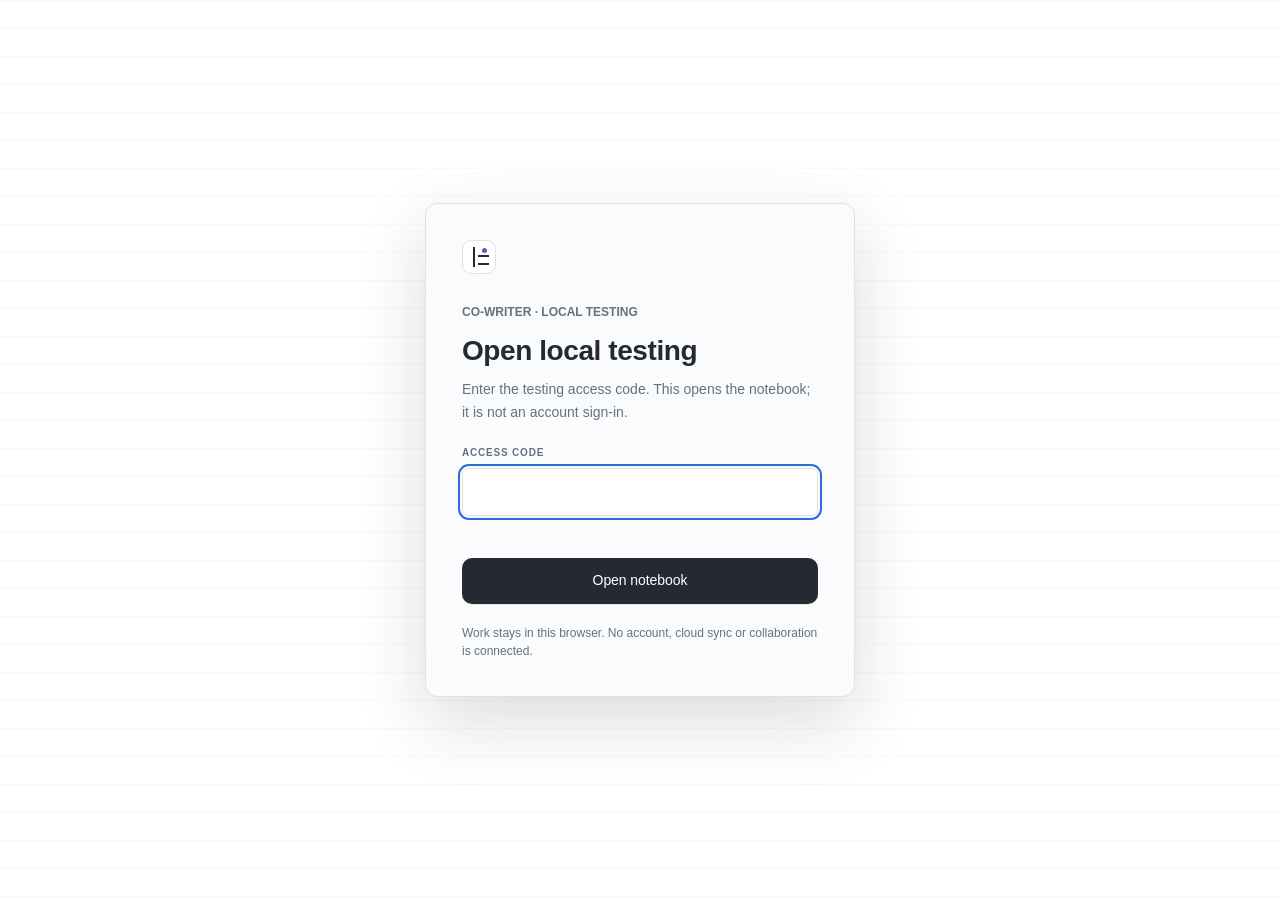
<file: index.html>
<!doctype html>
<html lang="en" data-release-channel="stable" data-runtime-revision="0.6.7-r2-726f64f1d6c2" data-local-only="true">
<head>
  <meta charset="utf-8" />
  <meta name="viewport" content="width=device-width, initial-scale=1, viewport-fit=cover" />
  <meta name="theme-color" content="#f3f0e8" />
  <meta name="apple-mobile-web-app-capable" content="yes" />
  <meta name="apple-mobile-web-app-status-bar-style" content="default" />
  <title>Co-Writer Private Alpha 0.6.7</title>
  <link rel="manifest" href="./manifest.webmanifest" />
  <link rel="apple-touch-icon" href="./icon-192.png" />
  <link rel="icon" href="data:image/svg+xml,%3Csvg xmlns='http://www.w3.org/2000/svg' viewBox='0 0 64 64'%3E%3Crect width='64' height='64' rx='14' fill='%23f7f3ea'/%3E%3Cpath d='M18 13v38M25 26h25M25 39h25' stroke='%2320211e' stroke-width='4' stroke-linecap='round'/%3E%3Ccircle cx='32' cy='18' r='4' fill='%237254b8'/%3E%3C/svg%3E" />
  <script>document.documentElement.classList.add('access-locked')</script>
  <script type="module" crossorigin src="./assets/cowriter.js?v=0.6.7-r2-726f64f1d6c2"></script>
  <link rel="stylesheet" crossorigin href="./assets/cowriter.css?v=0.6.7-r2-726f64f1d6c2">
</head>
<body>
  <section id="accessGate" class="access-gate" aria-labelledby="accessGateTitle">
    <div class="access-gate-card">
      <div class="brand-mark" aria-hidden="true"><span></span><i></i><i></i></div>
      <p class="access-gate-kicker">CO-WRITER · PRIVATE ALPHA</p>
      <h1 id="accessGateTitle">Field test access</h1>
      <p>Enter the field-test access code.</p>
      <form id="accessGateForm">
        <label for="accessGateCode">Access code</label>
        <input id="accessGateCode" type="password" inputmode="text" autocomplete="current-password" autocapitalize="none" spellcheck="false" required />
        <p id="accessGateError" class="access-gate-error" role="alert" aria-live="polite"></p>
        <button type="submit" class="primary-button">Open notebook</button>
      </form>
      <small>This browser remembers the code.</small>
    </div>
  </section>
  <div id="app" class="app-shell page-welcome">
    <nav id="appNav" class="app-nav no-print" aria-label="Co-Writer navigation">
      <button id="appNavBrand" class="app-nav-brand" title="Home" aria-label="Co-Writer Home">
        <span class="brand-mark small" aria-hidden="true"><span></span><i></i><i></i></span>
        <span>CO-WRITER</span>
      </button>
      <div class="app-nav-destinations">
        <button id="appNavHome" data-page="welcome"><span aria-hidden="true">⌂</span><strong>Home</strong></button>
        <button id="appNavIdeas" data-page="ideas"><span aria-hidden="true">✦</span><strong>Ideas</strong></button>
        <button id="appNavSongs" data-page="library"><span aria-hidden="true">≡</span><strong>Songs</strong></button>
      </div>
      <button id="appNavNewIdea" class="app-nav-capture"><span aria-hidden="true">＋</span><strong>New idea</strong></button>
      <button id="appNavMore" class="app-nav-more"><span aria-hidden="true">•••</span><strong>More</strong></button>
    </nav>

    <section id="welcomePage" class="welcome-page" aria-label="Home">
      <header class="welcome-brand">
        <div class="brand-mark" aria-hidden="true"><span></span><i></i><i></i></div>
        <div><div class="wordmark">CO-WRITER</div><div class="home-heading">Home</div></div>
      </header>
      <main class="welcome-main">
        <div class="welcome-copy">
          <h1>Capture an idea</h1>
          <p id="localBuildNote" class="local-build-note hidden">Local testing · Work stays in this browser. Use Guide for backups and getting started.</p>
        </div>
        <form id="welcomeCapture" class="home-capture">
          <label for="welcomeIdeaInput" class="sr-only">New idea</label>
          <textarea id="welcomeIdeaInput" rows="1" placeholder="A line, title, chord or thought…" aria-label="New idea"></textarea>
          <div class="home-capture-actions">
            <button type="button" id="welcomeRecordIdea" class="text-button welcome-record">● Record</button>
            <button type="button" id="welcomePhotoIdea" class="text-button">Photo</button>
            <button type="submit" id="welcomeIdeaSave" class="primary-button" disabled>Save idea</button>
          </div>
          <small id="welcomeIdeaStatus" aria-live="polite"></small>
        </form>
        <section id="welcomeContinueCard" class="continue-card hidden">
          <span>Continue song</span>
          <strong id="welcomeContinueTitle">Untitled Song</strong>
          <small id="welcomeContinueMeta">Edited recently</small>
          <button type="button" id="welcomeContinue" class="primary-button">Open song</button>
        </section>
        <section class="home-recent" aria-label="Recent work">
          <div class="home-recent-section">
            <header><strong>Recent ideas</strong><button type="button" id="welcomeIdeas" class="text-button">View all</button></header>
            <div id="welcomeRecentIdeas" class="home-recent-list"></div>
          </div>
          <div class="home-recent-section">
            <header><strong>Recent songs</strong><div class="home-recent-head-actions"><button type="button" id="welcomeNewSong" class="text-button">New song</button><button type="button" data-start-notes class="text-button">Open in Notes</button><button type="button" id="welcomeLibrary" class="text-button">View all</button></div></header>
            <div id="welcomeRecentSongs" class="home-recent-list"></div>
          </div>
        </section>
        <div class="welcome-actions">
          <div id="welcomeMainActions" class="welcome-main-actions">
            <button type="button" id="welcomeNewIdea" class="text-button">New idea</button>
            <button type="button" id="welcomeGetStarted" class="ghost-button welcome-start-here">Guide</button>
          </div>
          <div id="welcomeQuietActions" class="welcome-quiet-actions" aria-label="More actions">
            <button type="button" id="welcomeMorningLines" class="text-button welcome-exercises">Exercises</button>
            <button type="button" id="welcomeMore" class="text-button welcome-secondary">More…</button>
            <button type="button" id="welcomeInstall" class="ghost-button welcome-overflow-action">Offline &amp; storage</button>
            <button type="button" id="welcomeDemo" class="text-button welcome-secondary welcome-overflow-action">Explore demo</button>
            <button type="button" id="welcomeImport" class="text-button welcome-secondary welcome-overflow-action">Import</button>
          </div>
        </div>
      </main>
      <footer class="welcome-footer"><span>Private Alpha</span><span id="welcomeConnection">Saved on this device</span></footer>
    </section>

    <section id="ideasPage" class="ideas-page hidden" aria-label="Ideas">
      <header class="ideas-header">
        <button id="ideasHome" class="brand-lockup ideas-home" title="Home">
          <div class="brand-mark small" aria-hidden="true"><span></span><i></i><i></i></div>
          <div><div class="wordmark">CO-WRITER</div><div class="ideas-heading">Ideas</div></div>
        </button>
        <div class="ideas-header-actions">
          <button id="ideasSongs" class="text-button">Songs</button>
          <button id="ideasNew" class="primary-button">New idea</button>
        </div>
      </header>
      <main class="ideas-main">
        <div class="ideas-intro">
          <h1>Ideas</h1>
        </div>
        <div class="ideas-tools">
          <label class="search-wrap"><span class="sr-only">Search ideas</span><input id="ideaSearch" type="search" placeholder="Search ideas" /></label>
          <nav id="ideaFilters" class="idea-filters" aria-label="Idea filters">
            <button data-idea-filter="recent" class="active">Recent</button>
            <button data-idea-filter="lyrics">Lyrics</button>
            <button data-idea-filter="titles">Titles</button>
            <button data-idea-filter="melodies">Melodies</button>
            <button data-idea-filter="chords">Chords</button>
            <button data-idea-filter="concepts">Concepts</button>
          </nav>
        </div>
        <div id="ideaList" class="idea-list"></div>
      </main>
    </section>

    <aside id="sidebar" class="sidebar" aria-label="Songs">
      <header class="sidebar-header">
        <button id="libraryHome" class="brand-lockup library-home" title="Home">
          <div class="brand-mark small" aria-hidden="true"><span></span><i></i><i></i></div>
          <div><div class="wordmark">CO-WRITER</div><div class="library-heading">Songs</div></div>
        </button>
        <div class="library-header-actions">
          <span class="alpha-mark">PRIVATE ALPHA</span>
          <button id="libraryMenu" class="icon-button" title="Songs menu" aria-label="Songs menu">•••</button>
          <button id="collapseSidebar" class="icon-button" title="Return to song" aria-label="Return to song">×</button>
        </div>
      </header>
      <button id="newSong" class="primary-button full-width">New song</button>
      <label class="search-wrap"><span class="sr-only">Search songs</span><input id="songSearch" type="search" placeholder="Search songs" /></label>
      <div id="libraryTools" class="library-tools">
        <button id="libraryFilterButton" class="text-button library-tool-button">Filter</button>
        <button id="librarySortButton" class="text-button library-tool-button">Recently edited</button>
      </div>
      <nav id="libraryFilters" class="library-filters" aria-label="Song filters">
        <button data-filter="active" class="filter-button active">Working</button>
        <button data-filter="finished" class="filter-button">Finished</button>
        <button data-filter="favourite" class="filter-button">Favourites</button>
        <button data-filter="shared" class="filter-button" hidden>Shared</button>
        <button data-filter="archived" class="filter-button">Archive</button>
      </nav>
      <section id="projectsPanel" class="projects-panel" aria-label="Projects">
        <header><span>Projects</span><button id="newProject" class="icon-button" title="New project" aria-label="New project">+</button></header>
        <div id="projectList" class="project-list"></div>
      </section>
      <div id="songList" class="song-list" role="list"></div>
      <footer class="sidebar-footer">
        <button id="loadDemo" class="text-button">Explore demo</button>
        <button id="importBackup" class="text-button">Import</button>
        <button id="exportBackup" class="text-button">Backup</button>
      </footer>
    </aside>

    <main id="mainShell" class="main-shell">
      <header class="topbar no-print">
        <div class="topbar-left">
          <button id="expandSidebar" class="text-button song-back-button" title="Songs" aria-label="Back to Songs">← Songs</button>
          <button id="homeButton" class="topbar-brand" title="Home"><span class="brand-mark tiny" aria-hidden="true"><span></span><i></i><i></i></span><span>CO-WRITER</span></button>
          <div id="saveState" class="save-state"></div><div id="fieldStatus" class="field-status">On this device</div>
          <span id="stagingNotice" class="staging-notice hidden">COLLAB TEST</span>
        </div>
        <nav id="modeNav" class="mode-nav" aria-label="Writing workspace">
          <div class="creative-modes">
            <button data-view="write" title="Write · Option 2">Write</button>
            <button id="notesButton" title="Notes beside your writing">Notes</button>
            <button data-view="shape" title="Shape · Option 3">Shape</button>
          </div>
          <span class="mode-divider" aria-hidden="true"></span>
          <button data-view="chart" class="chart-mode-button" title="Chart · Option 4">Chart</button>
        </nav>
        <div class="topbar-actions">
          <button id="collaborationStatus" class="collaboration-status hidden" type="button" aria-live="polite">Connecting…</button>
          <button id="undoButton" class="icon-button" title="Undo" aria-label="Undo">↶</button>
          <button id="redoButton" class="icon-button" title="Redo" aria-label="Redo">↷</button>
          <button id="songNewIdea" class="text-button song-new-idea" title="Capture an unrelated idea">+ Idea</button>
          <button id="themeToggle" class="icon-button" title="Toggle appearance" aria-label="Toggle appearance">◐</button>
          <button id="shortcutsButton" class="icon-button shortcuts-button" title="Keyboard shortcuts" aria-label="Keyboard shortcuts">?</button>
          <button id="songMenu" class="icon-button" title="Song menu" aria-label="Song menu">•••</button>
        </div>
      </header>

      <section id="emptyState" class="empty-state hidden">
        <div class="empty-card">
          <div class="empty-kicker">CO-WRITER</div>
          <h1>No song open</h1>
          <div class="empty-actions"><button id="emptyNewSong" class="primary-button">New song</button><button data-start-notes class="ghost-button">Open in Notes</button><button id="emptyOpenLibrary" class="ghost-button">Open Songs</button></div>
        </div>
      </section>

      <section id="workspace" class="workspace hidden">
        <header class="song-shell-header no-print">
          <input id="songTitle" class="song-title-input" value="Untitled Song" aria-label="Song title" />
          <button id="versionsButton" class="text-button versions-button" type="button">Versions</button>
          <button id="workKind" class="work-kind" type="button"></button>
          <div id="songContext" class="song-context"></div>
          <div class="work-tape-space" aria-hidden="true"></div>
        </header>
        <div id="utilityToolbar" class="utility-toolbar no-print" aria-label="View toolbar"></div>
        <div id="viewHost" class="view-host"></div>
      </section>
    </main>

    <aside id="workbench" class="workbench no-print" aria-label="Writing tools">
      <div id="workbenchResize" class="workbench-resize" title="Resize Writing tools"></div>
      <header class="workbench-header">
        <div><div class="workbench-title">Writing tools</div><div id="workbenchSubtitle" class="workbench-subtitle"></div></div>
        <button id="closeWorkbench" class="icon-button" title="Hide Writing tools" aria-label="Hide Writing tools">×</button>
      </header>
      <nav id="workbenchTabs" class="workbench-tabs">
        <button data-tab="notes" class="active">Notes</button>

        <button data-tab="recordings">Recordings</button>
        <button data-tab="music">Music</button>
      </nav>
      <div id="workbenchBody" class="workbench-body"></div>
    </aside>

    <section id="alternativesTray" class="alternatives-tray no-print" aria-label="Alternatives">
      <header class="alternatives-tray-header"><div><strong>Alternatives</strong><span id="alternativesTrayContext"></span></div><button id="closeAlternativesTray" class="icon-button" aria-label="Close alternatives">×</button></header>
      <div id="alternativesTrayBody" class="alternatives-tray-body"></div>
    </section>

    <aside id="demoGuide" class="demo-guide no-print" aria-label="Guided tour">
      <header class="demo-guide-header">
        <div><div class="demo-guide-kicker">GUIDED TOUR</div><div id="demoGuideProgress" class="demo-guide-progress">1 of 4 · Notes</div></div>
        <button id="closeDemoGuide" class="icon-button" title="Close guided tour" aria-label="Close guided tour">×</button>
      </header>
      <div id="demoGuideBody" class="demo-guide-body"></div>
      <footer class="demo-guide-footer">
        <button id="demoGuideExit" class="text-button">Exit demo</button>
        <div><button id="demoGuideBack" class="ghost-button">Back</button><button id="demoGuideNext" class="primary-button">Next</button></div>
      </footer>
    </aside>

    <div id="recordingTransport" class="recording-transport hidden" aria-hidden="true">
      <span class="record-dot"></span><strong>Work tape</strong><time>00:00</time>
      <button type="button" data-record-action="pause">Pause</button>
      <button type="button" data-record-action="stop">Stop &amp; save</button>
    </div>
  </div>

  <input id="backupFile" type="file" accept=".zip,.json,application/zip,application/json" hidden />
  <input id="ideaPhotoFile" type="file" accept="image/*" capture="environment" hidden />
  <div id="toast" class="toast" role="status" aria-live="polite"></div>
  <div id="overlayLayer"></div>

  <section id="morningLines" class="morning-lines hidden" aria-label="Exercises">
    <header class="morning-lines-header">
      <button id="morningLinesClose" class="text-button">← Back</button>
      <div><strong>EXERCISES</strong><span>Private writing practice</span></div>
      <div class="exercise-page-actions"><button id="morningLinesHistory" class="text-button">Pages</button><button id="morningLinesNew" class="text-button">New page</button></div>
    </header>
    <div id="morningLinesSetup" class="morning-lines-setup">
      <label>Exercise<select id="morningLinesExercise" aria-label="Exercise"></select></label>
      <p id="morningLinesPrompt"></p>
      <div class="morning-lines-times" aria-label="Timer length">
        <button data-minutes="5">5 min</button><button data-minutes="10">10 min</button><button data-minutes="15">15 min</button><button data-minutes="25">25 min</button>
      </div>
      <button id="morningLinesBegin" class="primary-button">Begin writing</button>
    </div>
    <div id="morningLinesPages" class="exercise-pages hidden"><h1>Exercise pages</h1><p>Start a new page whenever you like. Earlier pages stay here.</p><div id="morningLinesPageList"></div></div>
    <main id="morningLinesDesk" class="morning-lines-desk hidden">
      <div class="morning-lines-status"><span id="morningLinesExerciseName"></span><div class="exercise-timer"><time id="morningLinesTimer">05:00</time><button id="morningLinesTimerToggle" class="text-button">Pause timer</button></div></div>
      <textarea id="morningLinesEditor" spellcheck="true" autocapitalize="sentences" aria-label="Exercise page" placeholder="Start typing…"></textarea>
      <div class="exercise-copy"><button id="morningLinesSaveIdea" class="ghost-button">Save page to Ideas</button><span id="morningLinesWords">0 words</span></div>
    </main>
    <footer class="exercise-save-status"><span id="morningLinesSaved" role="status" aria-live="polite">Saved here</span><button id="morningLinesRetry" class="text-button">Save now</button></footer>
  </section>

</body>
</html>
</file>
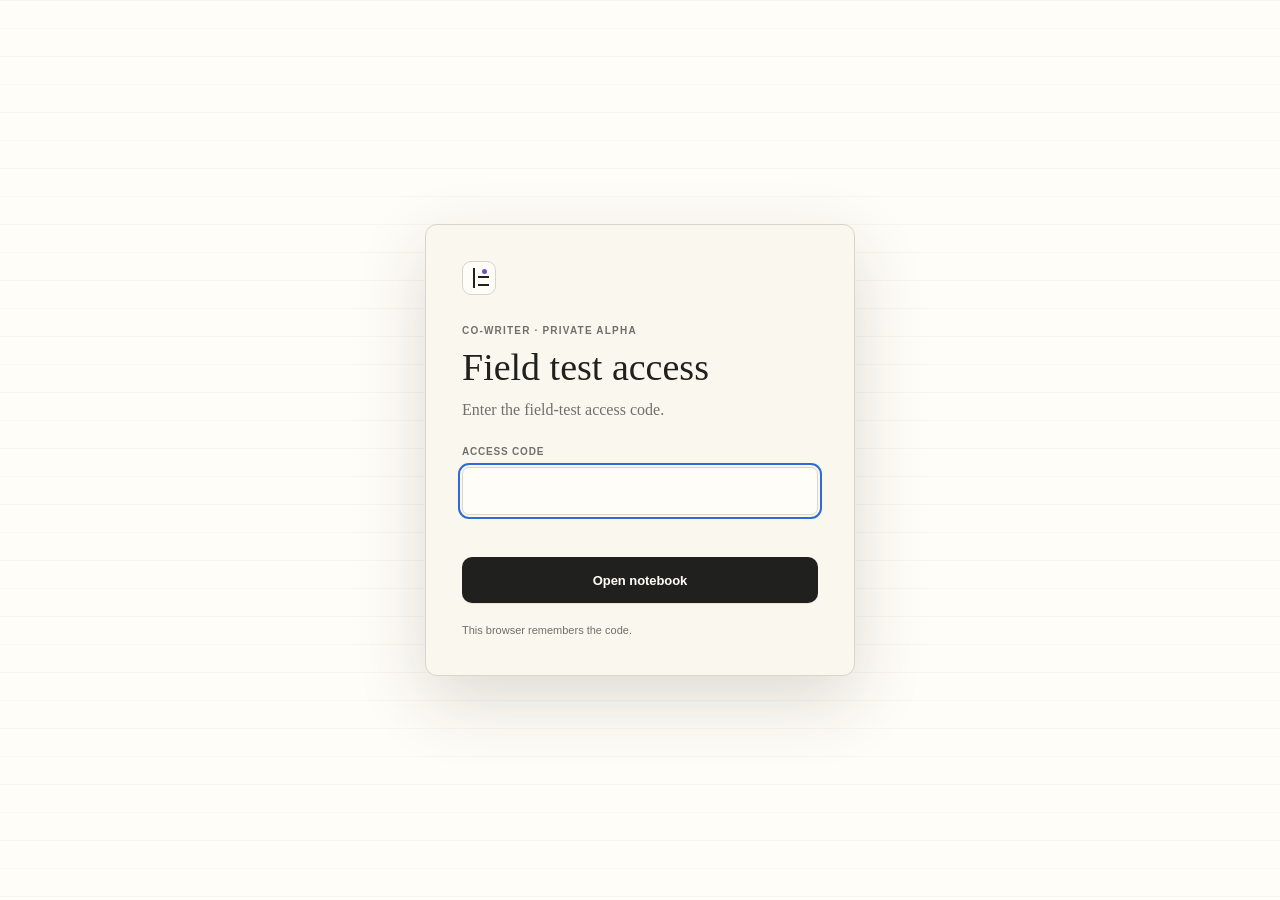
<file: collab-alpha/index.html>
<!doctype html>
<html lang="en" data-release-channel="collab-alpha">
<head>
  <meta charset="utf-8" />
  <meta name="viewport" content="width=device-width, initial-scale=1, viewport-fit=cover" />
  <meta name="theme-color" content="#f3f0e8" />
  <meta name="apple-mobile-web-app-capable" content="yes" />
  <meta name="apple-mobile-web-app-status-bar-style" content="default" />
  <title>Co-Writer Private Alpha 0.6.7</title>
  <link rel="manifest" href="./manifest.webmanifest" />
  <link rel="apple-touch-icon" href="./icon-192.png" />
  <link rel="icon" href="data:image/svg+xml,%3Csvg xmlns='http://www.w3.org/2000/svg' viewBox='0 0 64 64'%3E%3Crect width='64' height='64' rx='14' fill='%23f7f3ea'/%3E%3Cpath d='M18 13v38M25 26h25M25 39h25' stroke='%2320211e' stroke-width='4' stroke-linecap='round'/%3E%3Ccircle cx='32' cy='18' r='4' fill='%237254b8'/%3E%3C/svg%3E" />
  <script>document.documentElement.classList.add('access-locked')</script>
  <script type="module" crossorigin src="./assets/cowriter.js?v=0.6.7-r1"></script>
  <link rel="stylesheet" crossorigin href="./assets/cowriter.css?v=0.6.7-r1">
</head>
<body>
  <section id="accessGate" class="access-gate" aria-labelledby="accessGateTitle">
    <div class="access-gate-card">
      <div class="brand-mark" aria-hidden="true"><span></span><i></i><i></i></div>
      <p class="access-gate-kicker">CO-WRITER · PRIVATE ALPHA</p>
      <h1 id="accessGateTitle">Field test access</h1>
      <p>Enter the field-test access code.</p>
      <form id="accessGateForm">
        <label for="accessGateCode">Access code</label>
        <input id="accessGateCode" type="password" inputmode="text" autocomplete="current-password" autocapitalize="none" spellcheck="false" required />
        <p id="accessGateError" class="access-gate-error" role="alert" aria-live="polite"></p>
        <button type="submit" class="primary-button">Open notebook</button>
      </form>
      <small>This browser remembers the code.</small>
    </div>
  </section>
  <div id="app" class="app-shell page-welcome">
    <nav id="appNav" class="app-nav no-print" aria-label="Co-Writer navigation">
      <button id="appNavBrand" class="app-nav-brand" title="Home" aria-label="Co-Writer Home">
        <span class="brand-mark small" aria-hidden="true"><span></span><i></i><i></i></span>
        <span>CO-WRITER</span>
      </button>
      <div class="app-nav-destinations">
        <button id="appNavHome" data-page="welcome"><span aria-hidden="true">⌂</span><strong>Home</strong></button>
        <button id="appNavIdeas" data-page="ideas"><span aria-hidden="true">✦</span><strong>Ideas</strong></button>
        <button id="appNavSongs" data-page="library"><span aria-hidden="true">≡</span><strong>Songs</strong></button>
      </div>
      <button id="appNavNewIdea" class="app-nav-capture"><span aria-hidden="true">＋</span><strong>New idea</strong></button>
      <button id="appNavMore" class="app-nav-more"><span aria-hidden="true">•••</span><strong>More</strong></button>
    </nav>

    <section id="welcomePage" class="welcome-page" aria-label="Home">
      <header class="welcome-brand">
        <div class="brand-mark" aria-hidden="true"><span></span><i></i><i></i></div>
        <div><div class="wordmark">CO-WRITER</div><div class="home-heading">Home</div></div>
      </header>
      <main class="welcome-main">
        <div class="welcome-copy">
          <h1>Capture an idea</h1>
        </div>
        <form id="welcomeCapture" class="home-capture">
          <label for="welcomeIdeaInput" class="sr-only">New idea</label>
          <textarea id="welcomeIdeaInput" rows="1" placeholder="A line, title, chord or thought…" aria-label="New idea"></textarea>
          <div class="home-capture-actions">
            <button type="button" id="welcomeRecordIdea" class="text-button welcome-record">● Record</button>
            <button type="button" id="welcomePhotoIdea" class="text-button">Photo</button>
            <button type="submit" id="welcomeIdeaSave" class="primary-button" disabled>Save idea</button>
          </div>
          <small id="welcomeIdeaStatus" aria-live="polite"></small>
        </form>
        <section id="welcomeContinueCard" class="continue-card hidden">
          <span>Continue song</span>
          <strong id="welcomeContinueTitle">Untitled Song</strong>
          <small id="welcomeContinueMeta">Edited recently</small>
          <button type="button" id="welcomeContinue" class="primary-button">Open song</button>
        </section>
        <section class="home-recent" aria-label="Recent work">
          <div class="home-recent-section">
            <header><strong>Recent ideas</strong><button type="button" id="welcomeIdeas" class="text-button">View all</button></header>
            <div id="welcomeRecentIdeas" class="home-recent-list"></div>
          </div>
          <div class="home-recent-section">
            <header><strong>Recent songs</strong><div class="home-recent-head-actions"><button type="button" id="welcomeNewSong" class="text-button">New song</button><button type="button" id="welcomeLibrary" class="text-button">View all</button></div></header>
            <div id="welcomeRecentSongs" class="home-recent-list"></div>
          </div>
        </section>
        <div class="welcome-actions">
          <div id="welcomeMainActions" class="welcome-main-actions">
            <button type="button" id="welcomeNewIdea" class="text-button">New idea</button>
            <button type="button" id="welcomeGetStarted" class="ghost-button welcome-start-here">Guide</button>
          </div>
          <div id="welcomeQuietActions" class="welcome-quiet-actions" aria-label="More actions">
            <button type="button" id="welcomeMorningLines" class="text-button welcome-exercises">Exercises</button>
            <button type="button" id="welcomeMore" class="text-button welcome-secondary">More…</button>
            <button type="button" id="welcomeInstall" class="ghost-button welcome-overflow-action">Install for offline</button>
            <button type="button" id="welcomeDemo" class="text-button welcome-secondary welcome-overflow-action">Explore demo</button>
            <button type="button" id="welcomeImport" class="text-button welcome-secondary welcome-overflow-action">Import</button>
          </div>
        </div>
      </main>
      <footer class="welcome-footer"><span>Private Alpha</span><span id="welcomeConnection">Saved on this device</span></footer>
    </section>

    <section id="ideasPage" class="ideas-page hidden" aria-label="Ideas">
      <header class="ideas-header">
        <button id="ideasHome" class="brand-lockup ideas-home" title="Home">
          <div class="brand-mark small" aria-hidden="true"><span></span><i></i><i></i></div>
          <div><div class="wordmark">CO-WRITER</div><div class="ideas-heading">Ideas</div></div>
        </button>
        <div class="ideas-header-actions">
          <button id="ideasSongs" class="text-button">Songs</button>
          <button id="ideasNew" class="primary-button">New idea</button>
        </div>
      </header>
      <main class="ideas-main">
        <div class="ideas-intro">
          <h1>Ideas</h1>
        </div>
        <div class="ideas-tools">
          <label class="search-wrap"><span class="sr-only">Search ideas</span><input id="ideaSearch" type="search" placeholder="Search ideas" /></label>
          <nav id="ideaFilters" class="idea-filters" aria-label="Idea filters">
            <button data-idea-filter="recent" class="active">Recent</button>
            <button data-idea-filter="lyrics">Lyrics</button>
            <button data-idea-filter="titles">Titles</button>
            <button data-idea-filter="melodies">Melodies</button>
            <button data-idea-filter="chords">Chords</button>
            <button data-idea-filter="concepts">Concepts</button>
          </nav>
        </div>
        <div id="ideaList" class="idea-list"></div>
      </main>
    </section>

    <aside id="sidebar" class="sidebar" aria-label="Songs">
      <header class="sidebar-header">
        <button id="libraryHome" class="brand-lockup library-home" title="Home">
          <div class="brand-mark small" aria-hidden="true"><span></span><i></i><i></i></div>
          <div><div class="wordmark">CO-WRITER</div><div class="library-heading">Songs</div></div>
        </button>
        <div class="library-header-actions">
          <span class="alpha-mark">PRIVATE ALPHA</span>
          <button id="libraryMenu" class="icon-button" title="Songs menu" aria-label="Songs menu">•••</button>
          <button id="collapseSidebar" class="icon-button" title="Return to song" aria-label="Return to song">×</button>
        </div>
      </header>
      <button id="newSong" class="primary-button full-width">New song</button>
      <label class="search-wrap"><span class="sr-only">Search songs</span><input id="songSearch" type="search" placeholder="Search songs" /></label>
      <div id="libraryTools" class="library-tools">
        <button id="libraryFilterButton" class="text-button library-tool-button">Filter</button>
        <button id="librarySortButton" class="text-button library-tool-button">Recently edited</button>
      </div>
      <nav id="libraryFilters" class="library-filters" aria-label="Song filters">
        <button data-filter="active" class="filter-button active">Working</button>
        <button data-filter="finished" class="filter-button">Finished</button>
        <button data-filter="favourite" class="filter-button">Favourites</button>
        <button data-filter="shared" class="filter-button" hidden>Shared</button>
        <button data-filter="archived" class="filter-button">Archive</button>
      </nav>
      <section id="projectsPanel" class="projects-panel" aria-label="Projects">
        <header><span>Projects</span><button id="newProject" class="icon-button" title="New project" aria-label="New project">+</button></header>
        <div id="projectList" class="project-list"></div>
      </section>
      <div id="songList" class="song-list" role="list"></div>
      <footer class="sidebar-footer">
        <button id="loadDemo" class="text-button">Explore demo</button>
        <button id="importBackup" class="text-button">Import</button>
        <button id="exportBackup" class="text-button">Backup</button>
      </footer>
    </aside>

    <main id="mainShell" class="main-shell">
      <header class="topbar no-print">
        <div class="topbar-left">
          <button id="expandSidebar" class="text-button song-back-button" title="Songs" aria-label="Back to Songs">← Songs</button>
          <button id="homeButton" class="topbar-brand" title="Home"><span class="brand-mark tiny" aria-hidden="true"><span></span><i></i><i></i></span><span>CO-WRITER</span></button>
          <div id="saveState" class="save-state"></div><div id="fieldStatus" class="field-status">On this device</div>
          <span id="stagingNotice" class="staging-notice hidden">COLLAB TEST</span>
        </div>
        <nav id="modeNav" class="mode-nav" aria-label="Song views">
          <div class="creative-modes">
            <button data-view="plan" title="Plan · Option 1">Plan</button>
            <button data-view="write" title="Write · Option 2">Write</button>
            <button data-view="shape" title="Shape · Option 3">Shape</button>
          </div>
          <span class="mode-divider" aria-hidden="true"></span>
          <button data-view="chart" class="chart-mode-button" title="Chart · Option 4">Chart</button>
        </nav>
        <div class="topbar-actions">
          <button id="collaborationStatus" class="collaboration-status hidden" type="button" aria-live="polite">Connecting…</button>
          <button id="undoButton" class="icon-button" title="Undo" aria-label="Undo">↶</button>
          <button id="redoButton" class="icon-button" title="Redo" aria-label="Redo">↷</button>
          <button id="songNewIdea" class="text-button song-new-idea" title="Capture an unrelated idea">+ Idea</button>
          <button id="themeToggle" class="icon-button" title="Toggle appearance" aria-label="Toggle appearance">◐</button>
          <button id="shortcutsButton" class="icon-button shortcuts-button" title="Keyboard shortcuts" aria-label="Keyboard shortcuts">?</button>
          <button id="songMenu" class="icon-button" title="Song menu" aria-label="Song menu">•••</button>
        </div>
      </header>

      <section id="emptyState" class="empty-state hidden">
        <div class="empty-card">
          <div class="empty-kicker">CO-WRITER</div>
          <h1>No song open</h1>
          <div class="empty-actions"><button id="emptyNewSong" class="primary-button">New song</button><button id="emptyOpenLibrary" class="ghost-button">Open Songs</button></div>
        </div>
      </section>

      <section id="workspace" class="workspace hidden">
        <header class="song-shell-header no-print">
          <input id="songTitle" class="song-title-input" value="Untitled Song" aria-label="Song title" />
          <div id="songContext" class="song-context"></div>
          <div class="work-tape-space" aria-hidden="true"></div>
        </header>
        <div id="utilityToolbar" class="utility-toolbar no-print" aria-label="View toolbar"></div>
        <div id="viewHost" class="view-host"></div>
      </section>
    </main>

    <aside id="workbench" class="workbench no-print" aria-label="Words and Music">
      <div id="workbenchResize" class="workbench-resize" title="Resize Words and Music"></div>
      <header class="workbench-header">
        <div><div class="workbench-title">Words &amp; Music</div><div id="workbenchSubtitle" class="workbench-subtitle"></div></div>
        <button id="closeWorkbench" class="icon-button" title="Hide Words and Music" aria-label="Hide Words and Music">×</button>
      </header>
      <nav id="workbenchTabs" class="workbench-tabs">
        <button data-tab="words" class="active">Words</button>
        <button data-tab="music">Music</button>
      </nav>
      <div id="workbenchBody" class="workbench-body"></div>
    </aside>

    <section id="alternativesTray" class="alternatives-tray no-print" aria-label="Alternatives">
      <header class="alternatives-tray-header"><div><strong>Alternatives</strong><span id="alternativesTrayContext"></span></div><button id="closeAlternativesTray" class="icon-button" aria-label="Close alternatives">×</button></header>
      <div id="alternativesTrayBody" class="alternatives-tray-body"></div>
    </section>

    <aside id="demoGuide" class="demo-guide no-print" aria-label="Guided tour">
      <header class="demo-guide-header">
        <div><div class="demo-guide-kicker">GUIDED TOUR</div><div id="demoGuideProgress" class="demo-guide-progress">1 of 4 · Plan</div></div>
        <button id="closeDemoGuide" class="icon-button" title="Close guided tour" aria-label="Close guided tour">×</button>
      </header>
      <div id="demoGuideBody" class="demo-guide-body"></div>
      <footer class="demo-guide-footer">
        <button id="demoGuideExit" class="text-button">Exit demo</button>
        <div><button id="demoGuideBack" class="ghost-button">Back</button><button id="demoGuideNext" class="primary-button">Next</button></div>
      </footer>
    </aside>

    <div id="recordingTransport" class="recording-transport hidden" aria-hidden="true">
      <span class="record-dot"></span><strong>Work tape</strong><time>00:00</time>
      <button type="button" data-record-action="pause">Pause</button>
      <button type="button" data-record-action="stop">Stop &amp; save</button>
    </div>
  </div>

  <input id="backupFile" type="file" accept=".zip,.json,application/zip,application/json" hidden />
  <input id="ideaPhotoFile" type="file" accept="image/*" capture="environment" hidden />
  <div id="toast" class="toast" role="status" aria-live="polite"></div>
  <div id="overlayLayer"></div>

  <section id="morningLines" class="morning-lines hidden" aria-label="Exercises">
    <header class="morning-lines-header">
      <button id="morningLinesClose" class="text-button">← Home</button>
      <div><strong>EXERCISES</strong><span>Private writing practice</span></div>
      <button id="morningLinesNew" class="text-button">New page</button>
    </header>
    <div class="morning-lines-setup">
      <label>Exercise<select id="morningLinesExercise"></select></label>
      <p id="morningLinesPrompt"></p>
      <div class="morning-lines-times" aria-label="Timer length">
        <button data-minutes="5">5 min</button><button data-minutes="10">10 min</button><button data-minutes="15">15 min</button><button data-minutes="25">25 min</button>
      </div>
      <button id="morningLinesBegin" class="primary-button">Begin writing</button>
    </div>
    <main class="morning-lines-desk hidden">
      <div class="morning-lines-status"><span id="morningLinesExerciseName"></span><time id="morningLinesTimer">05:00</time></div>
      <textarea id="morningLinesEditor" spellcheck="true" autocapitalize="sentences" aria-label="Exercise page" placeholder="Start typing…"></textarea>
      <footer><span id="morningLinesWords">0 words</span><span id="morningLinesSaved">Saved locally</span></footer>
    </main>
  </section>

</body>
</html>
</file>
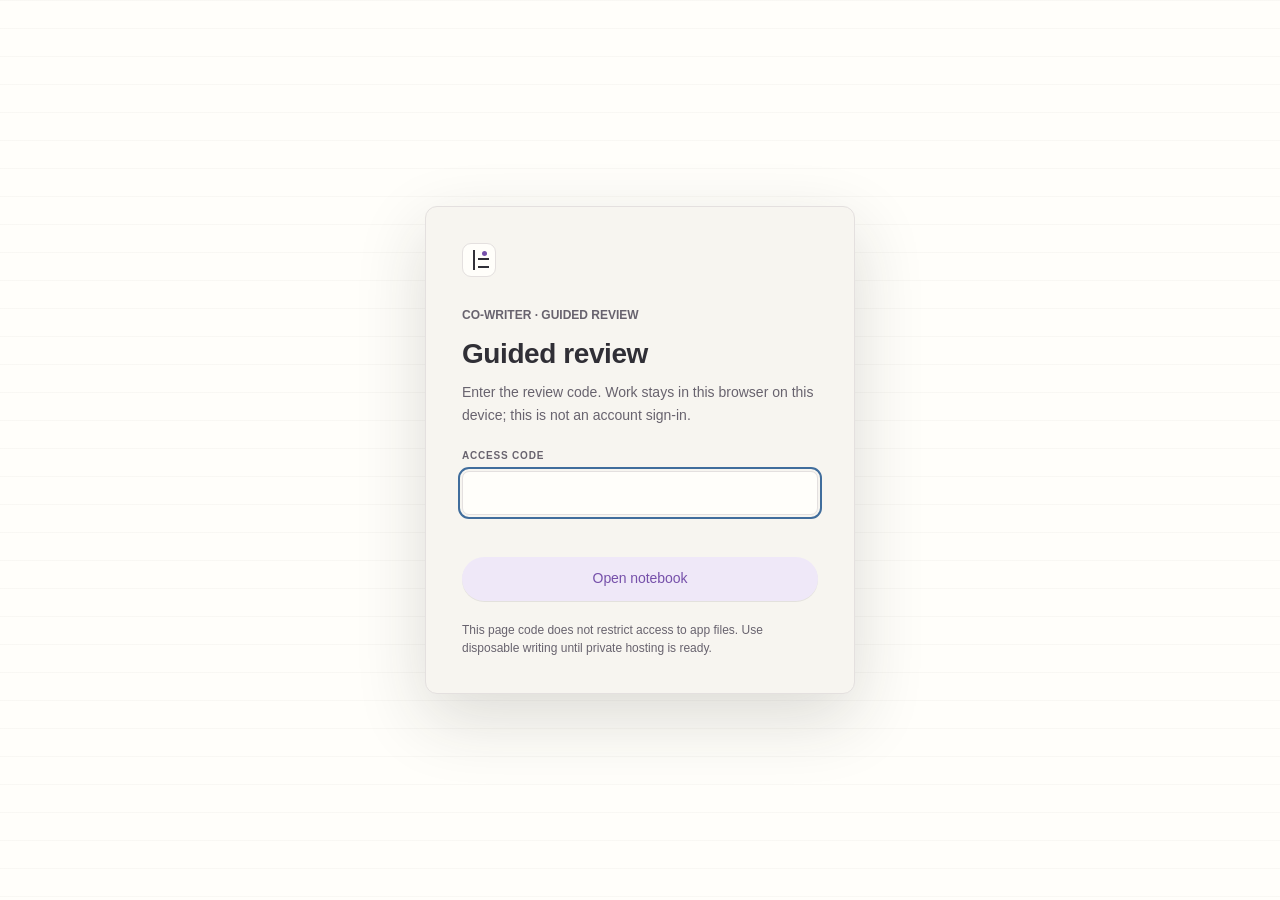
<file: guided-review/index.html>
<!doctype html>
<html lang="en" data-release-channel="guided-review" data-runtime-revision="0.6.7-r2-d89bd282d529" data-local-only="true">
<head>
  <meta charset="utf-8" />
  <meta name="viewport" content="width=device-width, initial-scale=1, viewport-fit=cover" />
  <meta name="theme-color" content="#f3f0e8" />
  <meta name="apple-mobile-web-app-capable" content="yes" />
  <meta name="apple-mobile-web-app-status-bar-style" content="default" />
  <title>Co-Writer Private Alpha 0.6.7</title>
  <link rel="manifest" href="./manifest.webmanifest" />
  <link rel="apple-touch-icon" href="./icon-192.png" />
  <link rel="icon" href="data:image/svg+xml,%3Csvg xmlns='http://www.w3.org/2000/svg' viewBox='0 0 64 64'%3E%3Crect width='64' height='64' rx='14' fill='%23f7f3ea'/%3E%3Cpath d='M18 13v38M25 26h25M25 39h25' stroke='%2320211e' stroke-width='4' stroke-linecap='round'/%3E%3Ccircle cx='32' cy='18' r='4' fill='%237254b8'/%3E%3C/svg%3E" />
  <script>document.documentElement.classList.add('access-locked')</script>
  <script type="module" crossorigin src="./assets/cowriter.js?v=0.6.7-r2-d89bd282d529"></script>
  <link rel="stylesheet" crossorigin href="./assets/cowriter.css?v=0.6.7-r2-d89bd282d529">
</head>
<body>
  <section id="accessGate" class="access-gate" aria-labelledby="accessGateTitle">
    <div class="access-gate-card">
      <div class="brand-mark" aria-hidden="true"><span></span><i></i><i></i></div>
      <p class="access-gate-kicker">CO-WRITER · GUIDED REVIEW</p>
      <h1 id="accessGateTitle">Guided review</h1>
      <p>Enter the review code. Work stays in this browser on this device; this is not an account sign-in.</p>
      <form id="accessGateForm">
        <label for="accessGateCode">Access code</label>
        <input id="accessGateCode" type="password" inputmode="text" autocomplete="current-password" autocapitalize="none" spellcheck="false" required />
        <p id="accessGateError" class="access-gate-error" role="alert" aria-live="polite"></p>
        <button type="submit" class="primary-button">Open notebook</button>
      </form>
      <small>This page code does not restrict access to app files. Use disposable writing until private hosting is ready.</small>
    </div>
  </section>
  <div id="app" class="app-shell page-welcome" inert>
    <nav id="appNav" class="app-nav no-print" aria-label="Co-Writer navigation">
      <button id="appNavBrand" class="app-nav-brand" title="Home" aria-label="Co-Writer Home">
        <span class="brand-mark small" aria-hidden="true"><span></span><i></i><i></i></span>
        <span>CO-WRITER</span>
      </button>
      <div class="app-nav-destinations">
        <button id="appNavHome" data-page="welcome"><span aria-hidden="true">⌂</span><strong>Home</strong></button>
        <button id="appNavSongs" data-page="library"><span aria-hidden="true">≡</span><strong>Library</strong></button>
      </div>


    </nav>

    <section id="welcomePage" class="welcome-page" aria-label="Home">
      <header class="welcome-brand">
        <div class="brand-mark" aria-hidden="true"><span></span><i></i><i></i></div>
        <div><div class="wordmark">CO-WRITER</div><div class="home-heading">Home</div></div>
      </header>
      <main class="welcome-main">
        <div class="home-capture-panel"><div class="welcome-copy">
          <h1>Capture an idea</h1>
          <p id="localBuildNote" class="local-build-note hidden">Local testing · This browser only.</p>
        </div>
        <form id="welcomeCapture" class="home-capture">
          <label for="welcomeIdeaInput" class="sr-only">New idea</label>
          <textarea id="welcomeIdeaInput" rows="1" placeholder="A line, title, chord or thought…" aria-label="New idea"></textarea>
          <div class="home-capture-actions">
            <button type="button" id="welcomeRecordIdea" class="text-button welcome-record">● Record</button>
            <button type="button" id="welcomePhotoIdea" class="text-button">Camera</button>
            <button type="submit" id="welcomeIdeaSave" class="primary-button" disabled>Save</button>
          </div>
          <small id="welcomeIdeaStatus" aria-live="polite"></small>
        </form></div>
        <section id="welcomeContinueCard" class="continue-card hidden">
          <span>Continue song</span>
          <strong id="welcomeContinueTitle">Untitled Song</strong>
          <small id="welcomeContinueMeta">Edited recently</small>
          <button type="button" id="welcomeContinue" class="primary-button">Open song</button>
        </section>
        <details class="home-recent" aria-label="Recent work" open><summary>Recent work</summary><div class="home-recent-section"><div id="welcomeRecentIdeas" class="home-recent-list"></div><div id="welcomeRecentSongs" hidden></div></div></details>
        <details class="home-utilities"><summary>Tools &amp; help</summary>
        <div class="welcome-actions"><div class="home-recent-head-actions"><button type="button" id="welcomeNewSong" class="text-button">New song</button><button type="button" data-start-notes class="text-button">Open in Notes</button><button type="button" id="welcomeIdeas" class="text-button">Idea categories</button><button type="button" id="welcomeLibrary" class="text-button">Library</button></div>
          <div id="welcomeMainActions" class="welcome-main-actions">
            <button type="button" id="welcomeNewIdea" class="text-button">New idea</button>
            <button type="button" id="welcomeGetStarted" class="ghost-button welcome-start-here">Guide</button>
          </div>
          <button id="appNavMore" class="text-button">Library tools</button><div id="welcomeQuietActions" class="welcome-quiet-actions" aria-label="More actions">
            <button type="button" id="welcomeMorningLines" class="text-button welcome-exercises">Exercises</button>
            <button type="button" id="welcomeMore" class="text-button welcome-secondary">More…</button>
            <button type="button" id="welcomeInstall" class="ghost-button welcome-overflow-action">Offline &amp; storage</button>
            <button type="button" id="welcomeDemo" class="text-button welcome-secondary welcome-overflow-action">Explore demo</button>
            <button type="button" id="welcomeImport" class="text-button welcome-secondary welcome-overflow-action">Import</button>
          </div>
        </div>
        </details>
      </main>
      <footer class="welcome-footer"><span>Private Alpha</span><span id="welcomeConnection">Saved on this device</span></footer>
    </section>

    <section id="ideasPage" class="ideas-page hidden" aria-label="Ideas">
      <header class="ideas-header">
        <button id="ideasHome" class="brand-lockup ideas-home" title="Home">
          <div class="brand-mark small" aria-hidden="true"><span></span><i></i><i></i></div>
          <div><div class="wordmark">CO-WRITER</div><div class="ideas-heading">Ideas</div></div>
        </button>
        <div class="ideas-header-actions">
          <button id="ideasSongs" class="text-button">Songs</button>
          <button id="ideasNew" class="primary-button">New idea</button>
        </div>
      </header>
      <main class="ideas-main">
        <div class="ideas-intro">
          <h1>Ideas</h1>
        </div>
        <div class="ideas-tools">
          <label class="search-wrap"><span class="sr-only">Search ideas</span><input id="ideaSearch" type="search" placeholder="Search ideas" /></label>
          <nav id="ideaFilters" class="idea-filters" aria-label="Idea filters">
            <button data-idea-filter="recent" class="active">Recent</button>
            <button data-idea-filter="lyrics">Lyrics</button>
            <button data-idea-filter="titles">Titles</button>
            <button data-idea-filter="melodies">Melodies</button>
            <button data-idea-filter="chords">Chords</button>
            <button data-idea-filter="concepts">Concepts</button>
          </nav>
        </div>
        <div id="ideaList" class="idea-list"></div>
      </main>
    </section>

    <aside id="sidebar" class="sidebar" aria-label="Songs">
      <header class="sidebar-header">
        <button id="libraryHome" class="brand-lockup library-home" title="Home">
          <div class="brand-mark small" aria-hidden="true"><span></span><i></i><i></i></div>
          <div><div class="wordmark">CO-WRITER</div><div class="library-heading">Library</div></div>
        </button>
        <div class="library-header-actions">
          <span class="alpha-mark">GUIDED REVIEW</span>
          <button id="libraryMenu" class="icon-button" title="Songs menu" aria-label="Songs menu">•••</button>
          <button id="collapseSidebar" class="icon-button" title="Return to song" aria-label="Return to song">×</button>
        </div>
      </header>
      <details class="library-create"><summary aria-label="Create work">+</summary><div><button id="newSong" class="primary-button">New song</button><button id="appNavNewIdea" class="text-button">New idea</button></div></details>
      <nav class="library-types" aria-label="Work type"><button data-library-type="all">All</button><button data-library-type="ideas">Ideas</button><button data-library-type="songs">Songs</button><button data-library-type="projects">Projects</button></nav>
      <label class="search-wrap"><span class="sr-only">Search Library</span><input id="songSearch" type="search" placeholder="Search your work" /></label>
      <details id="libraryRefine" class="library-refine"><summary>Filter &amp; sort</summary><div class="library-refine-body"><div id="libraryTools" class="library-tools"><button id="appNavIdeas" class="text-button">Idea categories</button>
        <button id="libraryFilterButton" class="text-button library-tool-button">Filter</button>
        <button id="librarySortButton" class="text-button library-tool-button">Recently edited</button>
      </div>
      <nav id="libraryFilters" class="library-filters" aria-label="Song filters">
        <button data-filter="all" class="filter-button">All work</button><button data-filter="active" class="filter-button active">Working</button>
        <button data-filter="finished" class="filter-button">Finished</button>
        <button data-filter="favourite" class="filter-button">Favourites</button>
        <button data-filter="shared" class="filter-button" hidden>Shared</button>
        <button data-filter="archived" class="filter-button">Archive</button>
      </nav>
      </div></details>
      <section id="projectsPanel" class="projects-panel" aria-label="Projects">
        <header><span>Projects</span><button id="newProject" class="icon-button" title="New project" aria-label="New project">+</button></header>
        <div id="projectList" class="project-list"></div>
      </section>
      <div id="songList" class="song-list" role="list"></div>
      <footer class="sidebar-footer">
        <button id="loadDemo" class="text-button">Explore demo</button>
        <button id="importBackup" class="text-button">Import</button>
        <button id="exportBackup" class="text-button">Backup</button>
      </footer>
    </aside>

    <main id="mainShell" class="main-shell">
      <header class="topbar no-print">
        <div class="topbar-left">
          <button id="expandSidebar" class="text-button song-back-button" title="Songs" aria-label="Back to Songs">← Songs</button>
          <button id="homeButton" class="topbar-brand" title="Home"><span class="brand-mark tiny" aria-hidden="true"><span></span><i></i><i></i></span><span>CO-WRITER</span></button>
          <div id="saveState" class="save-state"></div><div id="fieldStatus" class="field-status">On this device</div>
          <span id="stagingNotice" class="staging-notice hidden">COLLAB TEST</span>
        </div>
        <nav id="modeNav" class="mode-nav" aria-label="Writing workspace">
          <div class="creative-modes">
            <button data-view="write" title="Write · Option 2">Write</button>
            <button id="notesButton" title="Notes beside your writing">Notes</button>
            <button data-view="shape" title="Canvas · Option 3">Canvas</button>
          </div>
          <span class="mode-divider" aria-hidden="true"></span>
          <button data-view="chart" class="chart-mode-button" title="Chart · Option 4">Chart</button>
        </nav>
        <div class="topbar-actions">
          <button id="collaborationStatus" class="collaboration-status hidden" type="button" aria-live="polite">Connecting…</button>
          <button id="undoButton" class="icon-button" title="Undo" aria-label="Undo">↶</button>
          <button id="redoButton" class="icon-button" title="Redo" aria-label="Redo">↷</button>
          <button id="songNewIdea" class="text-button song-new-idea" title="Capture an unrelated idea">+ Idea</button>
          <button id="themeToggle" class="icon-button" title="Toggle appearance" aria-label="Toggle appearance">◐</button>
          <button id="shortcutsButton" class="icon-button shortcuts-button" title="Keyboard shortcuts" aria-label="Keyboard shortcuts">?</button>
          <button id="songMenu" class="icon-button" title="Song menu" aria-label="Song menu">•••</button>
        </div>
      </header>

      <section id="emptyState" class="empty-state hidden">
        <div class="empty-card">
          <div class="empty-kicker">CO-WRITER</div>
          <h1>No song open</h1>
          <div class="empty-actions"><button id="emptyNewSong" class="primary-button">New song</button><button data-start-notes class="ghost-button">Open in Notes</button><button id="emptyOpenLibrary" class="ghost-button">Open Songs</button></div>
        </div>
      </section>

      <section id="workspace" class="workspace hidden">
        <header class="song-shell-header no-print">
          <textarea id="songTitle" class="song-title-input" rows="1" aria-label="Song title">Untitled Song</textarea>
          <button id="versionsButton" class="text-button versions-button" type="button">Versions</button>
          <button id="workKind" class="work-kind" type="button"></button>
          <div id="songContext" class="song-context"></div>
          <div class="work-tape-space" aria-hidden="true"></div>
        </header>
        <div id="utilityToolbar" class="utility-toolbar no-print" aria-label="View toolbar"></div>
        <div id="viewHost" class="view-host"></div>
      </section>
    </main>

    <aside id="workbench" class="workbench no-print" aria-label="Writing tools">
      <div id="workbenchResize" class="workbench-resize" title="Resize Writing tools"></div>
      <header class="workbench-header">
        <div><div class="workbench-title">Writing tools</div><div id="workbenchSubtitle" class="workbench-subtitle"></div></div>
        <button id="closeWorkbench" class="icon-button" title="Hide Writing tools" aria-label="Hide Writing tools">×</button>
      </header>
      <nav id="workbenchTabs" class="workbench-tabs">
        <button data-tab="notes" class="active">Notes</button>

        <button data-tab="recordings">Recordings</button>
        <button data-tab="music">Music</button>
      </nav>
      <div id="workbenchBody" class="workbench-body"></div>
    </aside>

    <section id="alternativesTray" class="alternatives-tray no-print" aria-label="Alternatives">
      <header class="alternatives-tray-header"><div><strong>Alternatives</strong><span id="alternativesTrayContext"></span></div><button id="closeAlternativesTray" class="icon-button" aria-label="Close alternatives">×</button></header>
      <div id="alternativesTrayBody" class="alternatives-tray-body"></div>
    </section>

    <aside id="demoGuide" class="demo-guide no-print" aria-label="Guided tour">
      <header class="demo-guide-header">
        <div><div class="demo-guide-kicker">GUIDED TOUR</div><div id="demoGuideProgress" class="demo-guide-progress">1 of 4 · Notes</div></div>
        <button id="closeDemoGuide" class="icon-button" title="Close guided tour" aria-label="Close guided tour">×</button>
      </header>
      <div id="demoGuideBody" class="demo-guide-body"></div>
      <footer class="demo-guide-footer">
        <button id="demoGuideExit" class="text-button">Exit demo</button>
        <div><button id="demoGuideBack" class="ghost-button">Back</button><button id="demoGuideNext" class="primary-button">Next</button></div>
      </footer>
    </aside>

    <div id="recordingTransport" class="recording-transport hidden" aria-hidden="true">
      <span class="record-dot"></span><strong>Work tape</strong><time>00:00</time>
      <button type="button" data-record-action="pause" aria-label="Pause work tape" title="Pause work tape">⏸</button>
      <button type="button" data-record-action="stop" aria-label="Stop work tape" title="Stop work tape and save for review">■</button>
    </div>
  </div>

  <input id="backupFile" type="file" accept=".zip,.json,application/zip,application/json" hidden />
  <input id="ideaPhotoFile" type="file" accept="image/*" capture="environment" hidden />
  <div id="toast" class="toast" role="status" aria-live="polite"></div>
  <div id="overlayLayer"></div>

  <section id="morningLines" class="morning-lines hidden" aria-label="Exercises">
    <header class="morning-lines-header">
      <button id="morningLinesClose" class="text-button">← Back</button>
      <div><strong>EXERCISES</strong><span>Private writing practice</span></div>
      <div class="exercise-page-actions"><button id="morningLinesHistory" class="text-button">Pages</button><button id="morningLinesNew" class="text-button">New page</button></div>
    </header>
    <div id="morningLinesSetup" class="morning-lines-setup">
      <label>Exercise<select id="morningLinesExercise" aria-label="Exercise"></select></label>
      <p id="morningLinesPrompt"></p>
      <div class="morning-lines-times" aria-label="Timer length">
        <button data-minutes="5">5 min</button><button data-minutes="10">10 min</button><button data-minutes="15">15 min</button><button data-minutes="25">25 min</button>
      </div>
      <button id="morningLinesBegin" class="primary-button">Begin writing</button>
    </div>
    <div id="morningLinesPages" class="exercise-pages hidden"><h1>Exercise pages</h1><p>Start a new page whenever you like. Earlier pages stay here.</p><div id="morningLinesPageList"></div></div>
    <main id="morningLinesDesk" class="morning-lines-desk hidden">
      <div class="morning-lines-status"><span id="morningLinesExerciseName"></span><div class="exercise-timer"><time id="morningLinesTimer">05:00</time><button id="morningLinesTimerToggle" class="text-button">Pause timer</button></div></div>
      <textarea id="morningLinesEditor" spellcheck="true" autocapitalize="sentences" aria-label="Exercise page" placeholder="Start typing…"></textarea>
      <div class="exercise-copy"><button id="morningLinesSaveIdea" class="ghost-button">Save page to Ideas</button><span id="morningLinesWords">0 words</span></div>
    </main>
    <footer class="exercise-save-status"><span id="morningLinesSaved" role="status" aria-live="polite">Saved here</span><button id="morningLinesRetry" class="text-button">Save now</button></footer>
  </section>

</body>
</html>
</file>
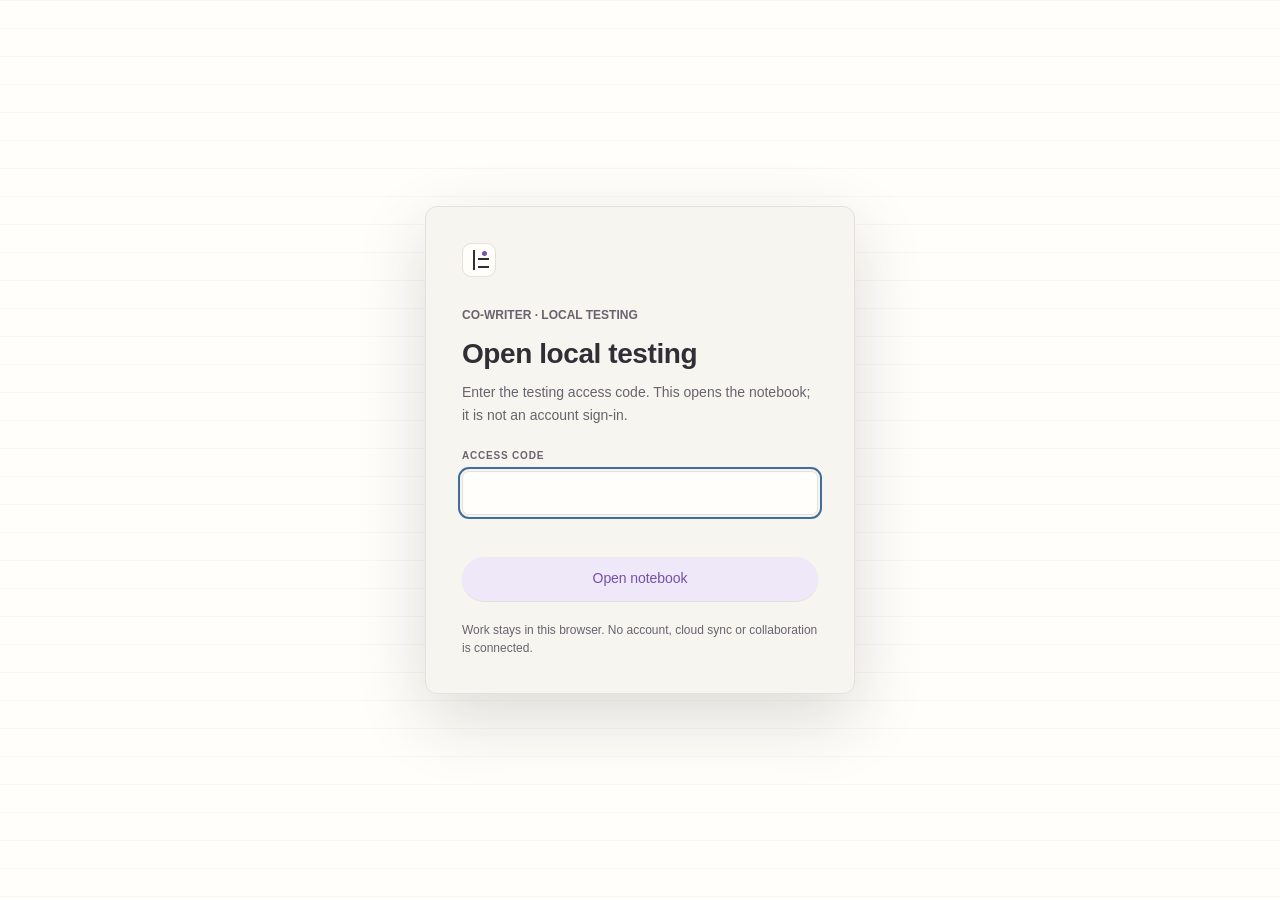
<file: next-alpha/index.html>
<!doctype html>
<html lang="en" data-release-channel="personal-test" data-runtime-revision="0.6.7-r2-a0ce8c99fb8c" data-local-only="true">
<head>
  <meta charset="utf-8" />
  <meta name="viewport" content="width=device-width, initial-scale=1, viewport-fit=cover" />
  <meta name="theme-color" content="#f3f0e8" />
  <meta name="apple-mobile-web-app-capable" content="yes" />
  <meta name="apple-mobile-web-app-status-bar-style" content="default" />
  <title>Co-Writer Private Alpha 0.6.7</title>
  <link rel="manifest" href="./manifest.webmanifest" />
  <link rel="apple-touch-icon" href="./icon-192.png" />
  <link rel="icon" href="data:image/svg+xml,%3Csvg xmlns='http://www.w3.org/2000/svg' viewBox='0 0 64 64'%3E%3Crect width='64' height='64' rx='14' fill='%23f7f3ea'/%3E%3Cpath d='M18 13v38M25 26h25M25 39h25' stroke='%2320211e' stroke-width='4' stroke-linecap='round'/%3E%3Ccircle cx='32' cy='18' r='4' fill='%237254b8'/%3E%3C/svg%3E" />
  <script>document.documentElement.classList.add('access-locked')</script>
  <script type="module" crossorigin src="./assets/cowriter.js?v=0.6.7-r2-a0ce8c99fb8c"></script>
  <link rel="stylesheet" crossorigin href="./assets/cowriter.css?v=0.6.7-r2-a0ce8c99fb8c">
</head>
<body>
  <section id="accessGate" class="access-gate" aria-labelledby="accessGateTitle">
    <div class="access-gate-card">
      <div class="brand-mark" aria-hidden="true"><span></span><i></i><i></i></div>
      <p class="access-gate-kicker">CO-WRITER · PRIVATE ALPHA</p>
      <h1 id="accessGateTitle">Field test access</h1>
      <p>Enter the field-test access code.</p>
      <form id="accessGateForm">
        <label for="accessGateCode">Access code</label>
        <input id="accessGateCode" type="password" inputmode="text" autocomplete="current-password" autocapitalize="none" spellcheck="false" required />
        <p id="accessGateError" class="access-gate-error" role="alert" aria-live="polite"></p>
        <button type="submit" class="primary-button">Open notebook</button>
      </form>
      <small>This browser remembers the code.</small>
    </div>
  </section>
  <div id="app" class="app-shell page-welcome" inert>
    <nav id="appNav" class="app-nav no-print" aria-label="Co-Writer navigation">
      <button id="appNavBrand" class="app-nav-brand" title="Home" aria-label="Co-Writer Home">
        <span class="brand-mark small" aria-hidden="true"><span></span><i></i><i></i></span>
        <span>CO-WRITER</span>
      </button>
      <div class="app-nav-destinations">
        <button id="appNavHome" data-page="welcome"><span aria-hidden="true">⌂</span><strong>Home</strong></button>
        <button id="appNavSongs" data-page="library"><span aria-hidden="true">≡</span><strong>Library</strong></button>
      </div>


    </nav>

    <section id="welcomePage" class="welcome-page" aria-label="Home">
      <header class="welcome-brand">
        <div class="brand-mark" aria-hidden="true"><span></span><i></i><i></i></div>
        <div><div class="wordmark">CO-WRITER</div><div class="home-heading">Home</div></div>
      </header>
      <main class="welcome-main">
        <div class="home-capture-panel"><div class="welcome-copy">
          <h1>Capture an idea</h1>
          <p id="localBuildNote" class="local-build-note hidden">Local testing · This browser only.</p>
        </div>
        <form id="welcomeCapture" class="home-capture">
          <label for="welcomeIdeaInput" class="sr-only">New idea</label>
          <textarea id="welcomeIdeaInput" rows="1" placeholder="A line, title, chord or thought…" aria-label="New idea"></textarea>
          <div class="home-capture-actions">
            <button type="button" id="welcomeRecordIdea" class="text-button welcome-record">● Record</button>
            <button type="button" id="welcomePhotoIdea" class="text-button">Camera</button>
            <button type="submit" id="welcomeIdeaSave" class="primary-button" disabled>Save</button>
          </div>
          <small id="welcomeIdeaStatus" aria-live="polite"></small>
        </form></div>
        <section id="welcomeContinueCard" class="continue-card hidden">
          <span>Continue song</span>
          <strong id="welcomeContinueTitle">Untitled Song</strong>
          <small id="welcomeContinueMeta">Edited recently</small>
          <button type="button" id="welcomeContinue" class="primary-button">Open song</button>
        </section>
        <details class="home-recent" aria-label="Recent work" open><summary>Recent work</summary><div class="home-recent-section"><div id="welcomeRecentIdeas" class="home-recent-list"></div><div id="welcomeRecentSongs" hidden></div></div></details>
        <details class="home-utilities"><summary>Tools &amp; help</summary>
        <div class="welcome-actions"><div class="home-recent-head-actions"><button type="button" id="welcomeNewSong" class="text-button">New song</button><button type="button" data-start-notes class="text-button">Open in Notes</button><button type="button" id="welcomeIdeas" class="text-button">Idea categories</button><button type="button" id="welcomeLibrary" class="text-button">Library</button></div>
          <div id="welcomeMainActions" class="welcome-main-actions">
            <button type="button" id="welcomeNewIdea" class="text-button">New idea</button>
            <button type="button" id="welcomeGetStarted" class="ghost-button welcome-start-here">Guide</button>
          </div>
          <button id="appNavMore" class="text-button">Library tools</button><div id="welcomeQuietActions" class="welcome-quiet-actions" aria-label="More actions">
            <button type="button" id="welcomeMorningLines" class="text-button welcome-exercises">Exercises</button>
            <button type="button" id="welcomeMore" class="text-button welcome-secondary">More…</button>
            <button type="button" id="welcomeInstall" class="ghost-button welcome-overflow-action">Offline &amp; storage</button>
            <button type="button" id="welcomeDemo" class="text-button welcome-secondary welcome-overflow-action">Explore demo</button>
            <button type="button" id="welcomeImport" class="text-button welcome-secondary welcome-overflow-action">Import</button>
          </div>
        </div>
        </details>
      </main>
      <footer class="welcome-footer"><span>Private Alpha</span><span id="welcomeConnection">Saved on this device</span></footer>
    </section>

    <section id="ideasPage" class="ideas-page hidden" aria-label="Ideas">
      <header class="ideas-header">
        <button id="ideasHome" class="brand-lockup ideas-home" title="Home">
          <div class="brand-mark small" aria-hidden="true"><span></span><i></i><i></i></div>
          <div><div class="wordmark">CO-WRITER</div><div class="ideas-heading">Ideas</div></div>
        </button>
        <div class="ideas-header-actions">
          <button id="ideasSongs" class="text-button">Songs</button>
          <button id="ideasNew" class="primary-button">New idea</button>
        </div>
      </header>
      <main class="ideas-main">
        <div class="ideas-intro">
          <h1>Ideas</h1>
        </div>
        <div class="ideas-tools">
          <label class="search-wrap"><span class="sr-only">Search ideas</span><input id="ideaSearch" type="search" placeholder="Search ideas" /></label>
          <nav id="ideaFilters" class="idea-filters" aria-label="Idea filters">
            <button data-idea-filter="recent" class="active">Recent</button>
            <button data-idea-filter="lyrics">Lyrics</button>
            <button data-idea-filter="titles">Titles</button>
            <button data-idea-filter="melodies">Melodies</button>
            <button data-idea-filter="chords">Chords</button>
            <button data-idea-filter="concepts">Concepts</button>
          </nav>
        </div>
        <div id="ideaList" class="idea-list"></div>
      </main>
    </section>

    <aside id="sidebar" class="sidebar" aria-label="Songs">
      <header class="sidebar-header">
        <button id="libraryHome" class="brand-lockup library-home" title="Home">
          <div class="brand-mark small" aria-hidden="true"><span></span><i></i><i></i></div>
          <div><div class="wordmark">CO-WRITER</div><div class="library-heading">Library</div></div>
        </button>
        <div class="library-header-actions">
          <span class="alpha-mark">PRIVATE ALPHA</span>
          <button id="libraryMenu" class="icon-button" title="Songs menu" aria-label="Songs menu">•••</button>
          <button id="collapseSidebar" class="icon-button" title="Return to song" aria-label="Return to song">×</button>
        </div>
      </header>
      <details class="library-create"><summary aria-label="Create work">+</summary><div><button id="newSong" class="primary-button">New song</button><button id="appNavNewIdea" class="text-button">New idea</button></div></details>
      <nav class="library-types" aria-label="Work type"><button data-library-type="all">All</button><button data-library-type="ideas">Ideas</button><button data-library-type="songs">Songs</button><button data-library-type="projects">Projects</button></nav>
      <label class="search-wrap"><span class="sr-only">Search Library</span><input id="songSearch" type="search" placeholder="Search your work" /></label>
      <details id="libraryRefine" class="library-refine"><summary>Filter &amp; sort</summary><div class="library-refine-body"><div id="libraryTools" class="library-tools"><button id="appNavIdeas" class="text-button">Idea categories</button>
        <button id="libraryFilterButton" class="text-button library-tool-button">Filter</button>
        <button id="librarySortButton" class="text-button library-tool-button">Recently edited</button>
      </div>
      <nav id="libraryFilters" class="library-filters" aria-label="Song filters">
        <button data-filter="all" class="filter-button">All work</button><button data-filter="active" class="filter-button active">Working</button>
        <button data-filter="finished" class="filter-button">Finished</button>
        <button data-filter="favourite" class="filter-button">Favourites</button>
        <button data-filter="shared" class="filter-button" hidden>Shared</button>
        <button data-filter="archived" class="filter-button">Archive</button>
      </nav>
      </div></details>
      <section id="projectsPanel" class="projects-panel" aria-label="Projects">
        <header><span>Projects</span><button id="newProject" class="icon-button" title="New project" aria-label="New project">+</button></header>
        <div id="projectList" class="project-list"></div>
      </section>
      <div id="songList" class="song-list" role="list"></div>
      <footer class="sidebar-footer">
        <button id="loadDemo" class="text-button">Explore demo</button>
        <button id="importBackup" class="text-button">Import</button>
        <button id="exportBackup" class="text-button">Backup</button>
      </footer>
    </aside>

    <main id="mainShell" class="main-shell">
      <header class="topbar no-print">
        <div class="topbar-left">
          <button id="expandSidebar" class="text-button song-back-button" title="Songs" aria-label="Back to Songs">← Songs</button>
          <button id="homeButton" class="topbar-brand" title="Home"><span class="brand-mark tiny" aria-hidden="true"><span></span><i></i><i></i></span><span>CO-WRITER</span></button>
          <div id="saveState" class="save-state"></div><div id="fieldStatus" class="field-status">On this device</div>
          <span id="stagingNotice" class="staging-notice hidden">COLLAB TEST</span>
        </div>
        <nav id="modeNav" class="mode-nav" aria-label="Writing workspace">
          <div class="creative-modes">
            <button data-view="write" title="Write · Option 2">Write</button>
            <button id="notesButton" title="Notes beside your writing">Notes</button>
            <button data-view="shape" title="Canvas · Option 3">Canvas</button>
          </div>
          <span class="mode-divider" aria-hidden="true"></span>
          <button data-view="chart" class="chart-mode-button" title="Chart · Option 4">Chart</button>
        </nav>
        <div class="topbar-actions">
          <button id="collaborationStatus" class="collaboration-status hidden" type="button" aria-live="polite">Connecting…</button>
          <button id="undoButton" class="icon-button" title="Undo" aria-label="Undo">↶</button>
          <button id="redoButton" class="icon-button" title="Redo" aria-label="Redo">↷</button>
          <button id="songNewIdea" class="text-button song-new-idea" title="Capture an unrelated idea">+ Idea</button>
          <button id="themeToggle" class="icon-button" title="Toggle appearance" aria-label="Toggle appearance">◐</button>
          <button id="shortcutsButton" class="icon-button shortcuts-button" title="Keyboard shortcuts" aria-label="Keyboard shortcuts">?</button>
          <button id="songMenu" class="icon-button" title="Song menu" aria-label="Song menu">•••</button>
        </div>
      </header>

      <section id="emptyState" class="empty-state hidden">
        <div class="empty-card">
          <div class="empty-kicker">CO-WRITER</div>
          <h1>No song open</h1>
          <div class="empty-actions"><button id="emptyNewSong" class="primary-button">New song</button><button data-start-notes class="ghost-button">Open in Notes</button><button id="emptyOpenLibrary" class="ghost-button">Open Songs</button></div>
        </div>
      </section>

      <section id="workspace" class="workspace hidden">
        <header class="song-shell-header no-print">
          <textarea id="songTitle" class="song-title-input" rows="1" aria-label="Song title">Untitled Song</textarea>
          <button id="versionsButton" class="text-button versions-button" type="button">Versions</button>
          <button id="workKind" class="work-kind" type="button"></button>
          <div id="songContext" class="song-context"></div>
          <div class="work-tape-space" aria-hidden="true"></div>
        </header>
        <div id="utilityToolbar" class="utility-toolbar no-print" aria-label="View toolbar"></div>
        <div id="viewHost" class="view-host"></div>
      </section>
    </main>

    <aside id="workbench" class="workbench no-print" aria-label="Writing tools">
      <div id="workbenchResize" class="workbench-resize" title="Resize Writing tools"></div>
      <header class="workbench-header">
        <div><div class="workbench-title">Writing tools</div><div id="workbenchSubtitle" class="workbench-subtitle"></div></div>
        <button id="closeWorkbench" class="icon-button" title="Hide Writing tools" aria-label="Hide Writing tools">×</button>
      </header>
      <nav id="workbenchTabs" class="workbench-tabs">
        <button data-tab="notes" class="active">Notes</button>
        
        <button data-tab="recordings">Recordings</button>
        <button data-tab="music">Music</button>
      </nav>
      <div id="workbenchBody" class="workbench-body"></div>
    </aside>

    <section id="alternativesTray" class="alternatives-tray no-print" aria-label="Alternatives">
      <header class="alternatives-tray-header"><div><strong>Alternatives</strong><span id="alternativesTrayContext"></span></div><button id="closeAlternativesTray" class="icon-button" aria-label="Close alternatives">×</button></header>
      <div id="alternativesTrayBody" class="alternatives-tray-body"></div>
    </section>

    <aside id="demoGuide" class="demo-guide no-print" aria-label="Guided tour">
      <header class="demo-guide-header">
        <div><div class="demo-guide-kicker">GUIDED TOUR</div><div id="demoGuideProgress" class="demo-guide-progress">1 of 4 · Notes</div></div>
        <button id="closeDemoGuide" class="icon-button" title="Close guided tour" aria-label="Close guided tour">×</button>
      </header>
      <div id="demoGuideBody" class="demo-guide-body"></div>
      <footer class="demo-guide-footer">
        <button id="demoGuideExit" class="text-button">Exit demo</button>
        <div><button id="demoGuideBack" class="ghost-button">Back</button><button id="demoGuideNext" class="primary-button">Next</button></div>
      </footer>
    </aside>

    <div id="recordingTransport" class="recording-transport hidden" aria-hidden="true">
      <span class="record-dot"></span><strong>Work tape</strong><time>00:00</time>
      <button type="button" data-record-action="pause" aria-label="Pause work tape" title="Pause work tape">⏸</button>
      <button type="button" data-record-action="stop" aria-label="Stop work tape" title="Stop work tape and save for review">■</button>
    </div>
  </div>

  <input id="backupFile" type="file" accept=".zip,.json,application/zip,application/json" hidden />
  <input id="ideaPhotoFile" type="file" accept="image/*" capture="environment" hidden />
  <div id="toast" class="toast" role="status" aria-live="polite"></div>
  <div id="overlayLayer"></div>

  <section id="morningLines" class="morning-lines hidden" aria-label="Exercises">
    <header class="morning-lines-header">
      <button id="morningLinesClose" class="text-button">← Back</button>
      <div><strong>EXERCISES</strong><span>Private writing practice</span></div>
      <div class="exercise-page-actions"><button id="morningLinesHistory" class="text-button">Pages</button><button id="morningLinesNew" class="text-button">New page</button></div>
    </header>
    <div id="morningLinesSetup" class="morning-lines-setup">
      <label>Exercise<select id="morningLinesExercise" aria-label="Exercise"></select></label>
      <p id="morningLinesPrompt"></p>
      <div class="morning-lines-times" aria-label="Timer length">
        <button data-minutes="5">5 min</button><button data-minutes="10">10 min</button><button data-minutes="15">15 min</button><button data-minutes="25">25 min</button>
      </div>
      <button id="morningLinesBegin" class="primary-button">Begin writing</button>
    </div>
    <div id="morningLinesPages" class="exercise-pages hidden"><h1>Exercise pages</h1><p>Start a new page whenever you like. Earlier pages stay here.</p><div id="morningLinesPageList"></div></div>
    <main id="morningLinesDesk" class="morning-lines-desk hidden">
      <div class="morning-lines-status"><span id="morningLinesExerciseName"></span><div class="exercise-timer"><time id="morningLinesTimer">05:00</time><button id="morningLinesTimerToggle" class="text-button">Pause timer</button></div></div>
      <textarea id="morningLinesEditor" spellcheck="true" autocapitalize="sentences" aria-label="Exercise page" placeholder="Start typing…"></textarea>
      <div class="exercise-copy"><button id="morningLinesSaveIdea" class="ghost-button">Save page to Ideas</button><span id="morningLinesWords">0 words</span></div>
    </main>
    <footer class="exercise-save-status"><span id="morningLinesSaved" role="status" aria-live="polite">Saved here</span><button id="morningLinesRetry" class="text-button">Save now</button></footer>
  </section>

</body>
</html>
</file>
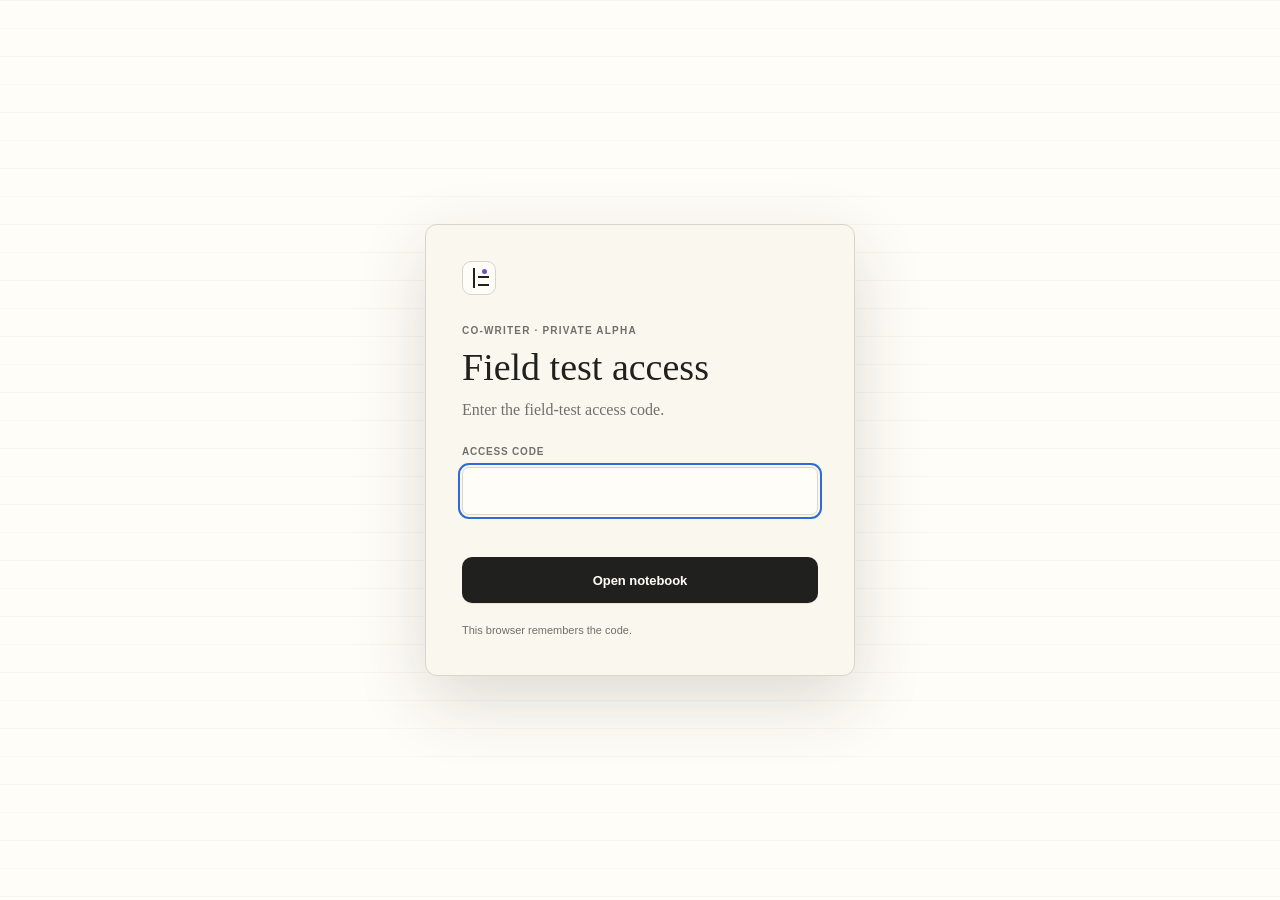
<file: preview/index.html>
<!doctype html>
<html lang="en" data-release-channel="preview">
<head>
  <meta charset="utf-8" />
  <meta name="viewport" content="width=device-width, initial-scale=1, viewport-fit=cover" />
  <meta name="theme-color" content="#f3f0e8" />
  <meta name="apple-mobile-web-app-capable" content="yes" />
  <meta name="apple-mobile-web-app-status-bar-style" content="default" />
  <title>Co-Writer Private Alpha 0.4.0.21</title>
  <link rel="manifest" href="./manifest.webmanifest" />
  <link rel="apple-touch-icon" href="./icon-192.png" />
  <link rel="icon" href="data:image/svg+xml,%3Csvg xmlns='http://www.w3.org/2000/svg' viewBox='0 0 64 64'%3E%3Crect width='64' height='64' rx='14' fill='%23f7f3ea'/%3E%3Cpath d='M18 13v38M25 26h25M25 39h25' stroke='%2320211e' stroke-width='4' stroke-linecap='round'/%3E%3Ccircle cx='32' cy='18' r='4' fill='%237254b8'/%3E%3C/svg%3E" />
  <script>document.documentElement.classList.add('access-locked')</script>
  <script type="module" crossorigin src="./assets/cowriter.js"></script>
  <link rel="stylesheet" crossorigin href="./assets/cowriter.css">
</head>
<body>
  <section id="accessGate" class="access-gate" aria-labelledby="accessGateTitle">
    <div class="access-gate-card">
      <div class="brand-mark" aria-hidden="true"><span></span><i></i><i></i></div>
      <p class="access-gate-kicker">CO-WRITER · PRIVATE ALPHA</p>
      <h1 id="accessGateTitle">Field test access</h1>
      <p>Enter the field-test access code.</p>
      <form id="accessGateForm">
        <label for="accessGateCode">Access code</label>
        <input id="accessGateCode" type="password" inputmode="text" autocomplete="current-password" autocapitalize="none" spellcheck="false" required />
        <p id="accessGateError" class="access-gate-error" role="alert" aria-live="polite"></p>
        <button type="submit" class="primary-button">Open notebook</button>
      </form>
      <small>This browser remembers the code.</small>
    </div>
  </section>
  <div id="app" class="app-shell page-welcome">
    <nav id="appNav" class="app-nav no-print" aria-label="Co-Writer navigation">
      <button id="appNavBrand" class="app-nav-brand" title="Home" aria-label="Co-Writer Home">
        <span class="brand-mark small" aria-hidden="true"><span></span><i></i><i></i></span>
        <span>CO-WRITER</span>
      </button>
      <div class="app-nav-destinations">
        <button id="appNavHome" data-page="welcome"><span aria-hidden="true">⌂</span><strong>Home</strong></button>
        <button id="appNavIdeas" data-page="ideas"><span aria-hidden="true">✦</span><strong>Ideas</strong></button>
        <button id="appNavSongs" data-page="library"><span aria-hidden="true">≡</span><strong>Songs</strong></button>
      </div>
      <button id="appNavNewIdea" class="app-nav-capture"><span aria-hidden="true">＋</span><strong>New idea</strong></button>
      <button id="appNavMore" class="app-nav-more"><span aria-hidden="true">•••</span><strong>More</strong></button>
    </nav>

    <section id="welcomePage" class="welcome-page" aria-label="Home">
      <header class="welcome-brand">
        <div class="brand-mark" aria-hidden="true"><span></span><i></i><i></i></div>
        <div><div class="wordmark">CO-WRITER</div><div class="home-heading">Home</div></div>
      </header>
      <main class="welcome-main">
        <div class="welcome-copy">
          <h1>Capture an idea</h1>
        </div>
        <form id="welcomeCapture" class="home-capture">
          <label for="welcomeIdeaInput" class="sr-only">New idea</label>
          <textarea id="welcomeIdeaInput" rows="1" placeholder="A line, title, chord or thought…" aria-label="New idea"></textarea>
          <div class="home-capture-actions">
            <button type="button" id="welcomeRecordIdea" class="text-button welcome-record">● Record</button>
            <button type="button" id="welcomePhotoIdea" class="text-button">Photo</button>
            <button type="submit" id="welcomeIdeaSave" class="primary-button" disabled>Save idea</button>
          </div>
          <small id="welcomeIdeaStatus" aria-live="polite"></small>
        </form>
        <section id="welcomeContinueCard" class="continue-card hidden">
          <span>Continue song</span>
          <strong id="welcomeContinueTitle">Untitled Song</strong>
          <small id="welcomeContinueMeta">Edited recently</small>
          <button type="button" id="welcomeContinue" class="primary-button">Open song</button>
        </section>
        <section class="home-recent" aria-label="Recent work">
          <div class="home-recent-section">
            <header><strong>Recent ideas</strong><button type="button" id="welcomeIdeas" class="text-button">View all</button></header>
            <div id="welcomeRecentIdeas" class="home-recent-list"></div>
          </div>
          <div class="home-recent-section">
            <header><strong>Recent songs</strong><div class="home-recent-head-actions"><button type="button" id="welcomeNewSong" class="text-button">New song</button><button type="button" id="welcomeLibrary" class="text-button">View all</button></div></header>
            <div id="welcomeRecentSongs" class="home-recent-list"></div>
          </div>
        </section>
        <div class="welcome-actions">
          <div id="welcomeMainActions" class="welcome-main-actions">
            <button type="button" id="welcomeNewIdea" class="text-button">New idea</button>
            <button type="button" id="welcomeGetStarted" class="ghost-button welcome-start-here">Guide</button>
          </div>
          <div id="welcomeQuietActions" class="welcome-quiet-actions" aria-label="More actions">
            <button type="button" id="welcomeMorningLines" class="text-button welcome-exercises">Exercises</button>
            <button type="button" id="welcomeMore" class="text-button welcome-secondary">More…</button>
            <button type="button" id="welcomeInstall" class="ghost-button welcome-overflow-action">Install for offline</button>
            <button type="button" id="welcomeDemo" class="text-button welcome-secondary welcome-overflow-action">Explore demo</button>
            <button type="button" id="welcomeImport" class="text-button welcome-secondary welcome-overflow-action">Import</button>
          </div>
        </div>
      </main>
      <footer class="welcome-footer"><span>Private Alpha</span><span id="welcomeConnection">Saved on this device</span></footer>
    </section>

    <section id="ideasPage" class="ideas-page hidden" aria-label="Ideas">
      <header class="ideas-header">
        <button id="ideasHome" class="brand-lockup ideas-home" title="Home">
          <div class="brand-mark small" aria-hidden="true"><span></span><i></i><i></i></div>
          <div><div class="wordmark">CO-WRITER</div><div class="ideas-heading">Ideas</div></div>
        </button>
        <div class="ideas-header-actions">
          <button id="ideasSongs" class="text-button">Songs</button>
          <button id="ideasNew" class="primary-button">New idea</button>
        </div>
      </header>
      <main class="ideas-main">
        <div class="ideas-intro">
          <h1>Ideas</h1>
        </div>
        <div class="ideas-tools">
          <label class="search-wrap"><span class="sr-only">Search ideas</span><input id="ideaSearch" type="search" placeholder="Search ideas" /></label>
          <nav id="ideaFilters" class="idea-filters" aria-label="Idea filters">
            <button data-idea-filter="recent" class="active">Recent</button>
            <button data-idea-filter="lyrics">Lyrics</button>
            <button data-idea-filter="titles">Titles</button>
            <button data-idea-filter="melodies">Melodies</button>
            <button data-idea-filter="chords">Chords</button>
            <button data-idea-filter="concepts">Concepts</button>
          </nav>
        </div>
        <div id="ideaList" class="idea-list"></div>
      </main>
    </section>

    <aside id="sidebar" class="sidebar" aria-label="Songs">
      <header class="sidebar-header">
        <button id="libraryHome" class="brand-lockup library-home" title="Home">
          <div class="brand-mark small" aria-hidden="true"><span></span><i></i><i></i></div>
          <div><div class="wordmark">CO-WRITER</div><div class="library-heading">Songs</div></div>
        </button>
        <div class="library-header-actions">
          <span class="alpha-mark">PRIVATE ALPHA</span>
          <button id="libraryMenu" class="icon-button" title="Songs menu" aria-label="Songs menu">•••</button>
          <button id="collapseSidebar" class="icon-button" title="Return to song" aria-label="Return to song">×</button>
        </div>
      </header>
      <button id="newSong" class="primary-button full-width">New song</button>
      <label class="search-wrap"><span class="sr-only">Search songs</span><input id="songSearch" type="search" placeholder="Search songs" /></label>
      <div id="libraryTools" class="library-tools">
        <button id="libraryFilterButton" class="text-button library-tool-button">Filter</button>
        <button id="librarySortButton" class="text-button library-tool-button">Recently edited</button>
      </div>
      <nav id="libraryFilters" class="library-filters" aria-label="Song filters">
        <button data-filter="active" class="filter-button active">Working</button>
        <button data-filter="finished" class="filter-button">Finished</button>
        <button data-filter="favourite" class="filter-button">Favourites</button>
        <button data-filter="archived" class="filter-button">Archive</button>
      </nav>
      <section id="projectsPanel" class="projects-panel" aria-label="Projects">
        <header><span>Projects</span><button id="newProject" class="icon-button" title="New project" aria-label="New project">+</button></header>
        <div id="projectList" class="project-list"></div>
      </section>
      <div id="songList" class="song-list" role="list"></div>
      <footer class="sidebar-footer">
        <button id="loadDemo" class="text-button">Explore demo</button>
        <button id="importBackup" class="text-button">Import</button>
        <button id="exportBackup" class="text-button">Backup</button>
      </footer>
    </aside>

    <main id="mainShell" class="main-shell">
      <header class="topbar no-print">
        <div class="topbar-left">
          <button id="expandSidebar" class="text-button song-back-button" title="Songs" aria-label="Back to Songs">← Songs</button>
          <button id="homeButton" class="topbar-brand" title="Home"><span class="brand-mark tiny" aria-hidden="true"><span></span><i></i><i></i></span><span>CO-WRITER</span></button>
          <div id="saveState" class="save-state"></div><div id="fieldStatus" class="field-status">On this device</div>
        </div>
        <nav id="modeNav" class="mode-nav" aria-label="Song views">
          <div class="creative-modes">
            <button data-view="plan" title="Plan · Option 1">Plan</button>
            <button data-view="write" title="Write · Option 2">Write</button>
            <button data-view="shape" title="Shape · Option 3">Shape</button>
          </div>
          <span class="mode-divider" aria-hidden="true"></span>
          <button data-view="chart" class="chart-mode-button" title="Chart · Option 4">Chart</button>
        </nav>
        <div class="topbar-actions">
          <button id="undoButton" class="icon-button" title="Undo" aria-label="Undo">↶</button>
          <button id="redoButton" class="icon-button" title="Redo" aria-label="Redo">↷</button>
          <button id="songNewIdea" class="text-button song-new-idea" title="Capture an unrelated idea">+ Idea</button>
          <button id="themeToggle" class="icon-button" title="Toggle appearance" aria-label="Toggle appearance">◐</button>
          <button id="shortcutsButton" class="icon-button shortcuts-button" title="Keyboard shortcuts" aria-label="Keyboard shortcuts">?</button>
          <button id="songMenu" class="icon-button" title="Song menu" aria-label="Song menu">•••</button>
        </div>
      </header>

      <section id="emptyState" class="empty-state hidden">
        <div class="empty-card">
          <div class="empty-kicker">CO-WRITER</div>
          <h1>No song open</h1>
          <div class="empty-actions"><button id="emptyNewSong" class="primary-button">New song</button><button id="emptyOpenLibrary" class="ghost-button">Open Songs</button></div>
        </div>
      </section>

      <section id="workspace" class="workspace hidden">
        <header class="song-shell-header no-print">
          <input id="songTitle" class="song-title-input" value="Untitled Song" aria-label="Song title" />
          <div id="songContext" class="song-context"></div>
          <div class="work-tape-space" aria-hidden="true"></div>
        </header>
        <div id="utilityToolbar" class="utility-toolbar no-print" aria-label="View toolbar"></div>
        <div id="viewHost" class="view-host"></div>
      </section>
    </main>

    <aside id="workbench" class="workbench no-print" aria-label="Words and Music">
      <div id="workbenchResize" class="workbench-resize" title="Resize Words and Music"></div>
      <header class="workbench-header">
        <div><div class="workbench-title">Words &amp; Music</div><div id="workbenchSubtitle" class="workbench-subtitle"></div></div>
        <button id="closeWorkbench" class="icon-button" title="Hide Words and Music" aria-label="Hide Words and Music">×</button>
      </header>
      <nav id="workbenchTabs" class="workbench-tabs">
        <button data-tab="words" class="active">Words</button>
        <button data-tab="music">Music</button>
      </nav>
      <div id="workbenchBody" class="workbench-body"></div>
    </aside>

    <section id="alternativesTray" class="alternatives-tray no-print" aria-label="Alternatives">
      <header class="alternatives-tray-header"><div><strong>Alternatives</strong><span id="alternativesTrayContext"></span></div><button id="closeAlternativesTray" class="icon-button" aria-label="Close alternatives">×</button></header>
      <div id="alternativesTrayBody" class="alternatives-tray-body"></div>
    </section>

    <aside id="demoGuide" class="demo-guide no-print" aria-label="Guided tour">
      <header class="demo-guide-header">
        <div><div class="demo-guide-kicker">GUIDED TOUR</div><div id="demoGuideProgress" class="demo-guide-progress">1 of 4 · Plan</div></div>
        <button id="closeDemoGuide" class="icon-button" title="Close guided tour" aria-label="Close guided tour">×</button>
      </header>
      <div id="demoGuideBody" class="demo-guide-body"></div>
      <footer class="demo-guide-footer">
        <button id="demoGuideExit" class="text-button">Exit demo</button>
        <div><button id="demoGuideBack" class="ghost-button">Back</button><button id="demoGuideNext" class="primary-button">Next</button></div>
      </footer>
    </aside>

    <div id="recordingTransport" class="recording-transport hidden" aria-hidden="true">
      <span class="record-dot"></span><strong>Work tape</strong><time>00:00</time>
      <button type="button" data-record-action="pause">Pause</button>
      <button type="button" data-record-action="stop">Stop &amp; save</button>
    </div>
  </div>

  <input id="backupFile" type="file" accept=".zip,.json,application/zip,application/json" hidden />
  <input id="ideaPhotoFile" type="file" accept="image/*" capture="environment" hidden />
  <div id="toast" class="toast" role="status" aria-live="polite"></div>
  <div id="overlayLayer"></div>

  <section id="morningLines" class="morning-lines hidden" aria-label="Exercises">
    <header class="morning-lines-header">
      <button id="morningLinesClose" class="text-button">← Home</button>
      <div><strong>EXERCISES</strong><span>Private writing practice</span></div>
      <button id="morningLinesNew" class="text-button">New page</button>
    </header>
    <div class="morning-lines-setup">
      <label>Exercise<select id="morningLinesExercise"></select></label>
      <p id="morningLinesPrompt"></p>
      <div class="morning-lines-times" aria-label="Timer length">
        <button data-minutes="5">5 min</button><button data-minutes="10">10 min</button><button data-minutes="15">15 min</button><button data-minutes="25">25 min</button>
      </div>
      <button id="morningLinesBegin" class="primary-button">Begin writing</button>
    </div>
    <main class="morning-lines-desk hidden">
      <div class="morning-lines-status"><span id="morningLinesExerciseName"></span><time id="morningLinesTimer">05:00</time></div>
      <textarea id="morningLinesEditor" spellcheck="true" autocapitalize="sentences" aria-label="Exercise page" placeholder="Start typing…"></textarea>
      <footer><span id="morningLinesWords">0 words</span><span id="morningLinesSaved">Saved locally</span></footer>
    </main>
  </section>

</body>
</html>
</file>
<file: assets/cowriter.css>
:root{--bg:#e9e6de;--paper:#fffdf7;--paper-deep:#faf7ef;--surface:#f3f0e8;--surface-2:#ece8de;--ink:#20211e;--muted:#6f7169;--faint:#a1a39b;--line:#d9d5ca;--rule:#dedbd1;--blue:#2e6bd8;--blue-soft:#e9f0ff;--violet:#7254b8;--violet-soft:#eee9fa;--teal:#267d75;--teal-soft:#e5f2ef;--gold:#a97820;--gold-soft:#f8efd5;--amber:#b46c12;--amber-soft:#fff0d7;--red:#bf4b45;--green:#2d855f;--shadow:0 18px 55px #25241f1a;--sidebar-width:248px;--workbench-width:350px;--ui-font:"Helvetica Neue",Helvetica,Arial,sans-serif;--type-font:"Courier Prime","Courier New",Courier,monospace;--display-font:Georgia,"Times New Roman",serif;--reading-font:Georgia,"Times New Roman",serif;--journal-font:var(--reading-font);--song-font:var(--journal-font);--song-ink:var(--ink);--song-size:19px;--song-line:1.65;--page-width:860px;--lightningcss-light:initial;--lightningcss-dark: ;color-scheme:light}[data-theme=dark]{--bg:#080906;--paper:#11120f;--paper-deep:#0d0e0c;--surface:#151713;--surface-2:#1d1f1a;--ink:#f1f0e9;--muted:#acaea5;--faint:#65685f;--line:#292b26;--rule:#30322c;--blue:#79a3ff;--blue-soft:#27364e;--violet:#b5a0ec;--violet-soft:#39304c;--teal:#75c4bb;--teal-soft:#253d39;--gold:#dfbd68;--gold-soft:#483f29;--amber:#e1aa5d;--amber-soft:#4a3a22;--red:#ed817a;--green:#70c29b;--shadow:0 22px 60px #000000b8;--lightningcss-light: ;--lightningcss-dark:initial;color-scheme:dark}*{box-sizing:border-box}html{scroll-behavior:smooth}html,body{background:var(--bg);width:100%;height:100%;color:var(--ink);font-family:var(--ui-font);-webkit-font-smoothing:antialiased;text-rendering:optimizelegibility;margin:0;overflow:hidden}button,input,textarea,select{font:inherit;color:inherit}button{cursor:pointer}.hidden{display:none!important}.sr-only{clip:rect(0,0,0,0);white-space:nowrap;border:0;width:1px;height:1px;margin:-1px;padding:0;position:absolute;overflow:hidden}.app-shell{grid-template-columns:var(--sidebar-width) minmax(0,1fr);height:100vh;display:grid;overflow:hidden}.app-shell.workbench-open{grid-template-columns:var(--sidebar-width) minmax(0,1fr) var(--workbench-width)}.app-shell.sidebar-collapsed.workbench-open{grid-template-columns:0 minmax(0,1fr) var(--workbench-width)}.sidebar{background:var(--paper);border-right:1px solid var(--line);flex-direction:column;gap:13px;min-width:0;padding:16px;transition:all .16s;display:flex;overflow:hidden}.sidebar-collapsed .sidebar{opacity:0;pointer-events:none;transform:translate(-100%)}.sidebar-header,.workbench-header,.topbar,.topbar-left,.topbar-actions{justify-content:space-between;align-items:center;gap:10px;display:flex}.wordmark{letter-spacing:.13em;font-size:12px;font-weight:850}.version-mark{color:var(--muted);margin-top:2px;font-size:10px}.icon-button,.text-button,.filter-button,.mode-nav button,.ghost-button,.small-button,.primary-button,.tool-button{background:0 0;border:0;border-radius:8px}.icon-button{width:34px;height:34px;color:var(--muted);place-items:center;display:grid}.icon-button:hover,.text-button:hover,.tool-button:hover{background:var(--surface-2);color:var(--ink)}.primary-button{background:var(--ink);color:var(--paper);padding:10px 14px;font-weight:760}.primary-button:hover{opacity:.9}.full-width{width:100%}.search-wrap input{border:1px solid var(--line);background:var(--surface);border-radius:9px;outline:0;width:100%;height:38px;padding:0 11px}.search-wrap input:focus{border-color:var(--blue);box-shadow:0 0 0 3px color-mix(in srgb,var(--blue) 18%,transparent)}.library-filters{grid-template-columns:repeat(2,1fr);gap:5px;display:grid}.filter-button{color:var(--muted);padding:7px;font-size:12px}.filter-button.active{background:var(--blue-soft);color:var(--blue);font-weight:760}.song-list{flex:1;align-content:start;gap:5px;min-height:0;display:grid;overflow:auto}.song-item{text-align:left;background:0 0;border:1px solid #0000;border-radius:10px;gap:4px;padding:10px;display:grid}.song-item:hover{background:var(--surface)}.song-item.active{border-color:color-mix(in srgb,var(--blue) 36%,var(--line));background:var(--blue-soft)}.song-item-title{white-space:nowrap;text-overflow:ellipsis;font-weight:760;overflow:hidden}.song-item-meta{color:var(--muted);text-transform:uppercase;letter-spacing:.05em;justify-content:space-between;font-size:10px;display:flex}.song-item-opening{color:var(--muted);white-space:nowrap;text-overflow:ellipsis;font-size:11px;overflow:hidden}.sidebar-footer{border-top:1px solid var(--line);flex-wrap:wrap;gap:3px;padding-top:10px;display:flex}.text-button{color:var(--muted);padding:7px 8px;font-size:11px}.main-shell{grid-template-rows:54px minmax(0,1fr);grid-template-columns:minmax(0,1fr);min-width:0;min-height:0;display:grid;overflow:hidden}.topbar{border-bottom:1px solid var(--line);background:color-mix(in srgb,var(--paper) 92%,transparent);-webkit-backdrop-filter:blur(12px);backdrop-filter:blur(12px);z-index:30;height:54px;padding:0 14px}.save-state{text-align:center;min-width:72px;color:var(--muted);flex:0 0 72px;font-size:11px}.mode-nav{background:var(--surface);border:1px solid var(--line);border-radius:10px;gap:3px;padding:3px;display:flex}.mode-nav button{color:var(--muted);padding:7px 12px;font-size:12px}.mode-nav button.active{background:var(--paper);color:var(--ink);font-weight:760;box-shadow:0 1px 4px #00000014}.workspace{grid-template-rows:auto auto minmax(0,1fr);width:100%;min-width:0;min-height:0;display:grid;overflow:hidden}.song-shell-header{background:var(--paper);border-bottom:1px solid var(--line);align-items:center;gap:12px;padding:12px 24px;display:flex}.song-title-input{background:0 0;border:0;outline:0;flex:1;min-width:0;font-size:22px;font-weight:820}.song-context{color:var(--muted);white-space:nowrap;font-size:10px}.utility-toolbar{border-bottom:1px solid var(--line);background:var(--paper);scrollbar-width:thin;z-index:20;justify-content:space-between;align-items:center;gap:8px;width:100%;min-width:0;min-height:46px;padding:6px 14px;display:flex;overflow-x:auto}.tool-group{flex:none;align-items:center;gap:5px;display:flex}.tool-group.right{margin-left:auto}.tool-button{color:var(--muted);white-space:nowrap;border:1px solid #0000;padding:7px 9px;font-size:11px}.tool-button.primary-action{background:var(--blue-soft);color:var(--blue);font-weight:760}.tool-button.active{background:var(--surface-2);color:var(--ink)}.tool-button:disabled{opacity:.35;cursor:default}.tool-select{border:1px solid var(--line);background:var(--surface);height:31px;color:var(--ink);border-radius:7px;padding:0 7px;font-size:11px}.tool-divider{background:var(--line);width:1px;height:24px;margin:0 2px}.view-host{overscroll-behavior:contain;min-width:0;min-height:0;overflow:auto}.empty-state{place-items:center;height:100%;padding:30px;display:grid}.empty-card{background:var(--paper);border:1px solid var(--line);width:min(610px,100%);box-shadow:var(--shadow);border-radius:18px;padding:58px}.empty-kicker{color:var(--muted);letter-spacing:.13em;font-size:11px;font-weight:820}.empty-card h1{letter-spacing:-.045em;margin:14px 0;font-size:48px;line-height:1.02}.empty-card p{color:var(--muted);max-width:490px;margin:0 0 26px;line-height:1.65}.plan-view{min-height:100%;padding:34px 28px 80px}.plan-page{width:min(var(--page-width),100%);background:var(--paper);border:1px solid var(--line);border-radius:4px;min-height:calc(100vh - 210px);margin:0 auto;padding:58px 64px 90px;position:relative;box-shadow:0 16px 42px #2b292214}.plan-page:before{content:"";background:color-mix(in srgb,var(--teal) 22%,transparent);width:1px;position:absolute;top:0;bottom:0;left:44px}.brain-dump{resize:none;width:100%;min-height:620px;color:var(--ink);font-family:var(--song-font);font-size:var(--song-size);line-height:var(--song-line);white-space:pre-wrap;background:0 0;border:0;outline:0;padding:0;display:block}.brain-dump::placeholder{color:var(--muted);opacity:1}.selection-bar{z-index:80;background:var(--ink);color:var(--paper);box-shadow:var(--shadow);border-radius:9px;gap:3px;padding:4px;display:flex;position:fixed}.selection-bar button{color:inherit;background:0 0;border:0;border-radius:6px;padding:6px 8px;font-size:10px}.selection-bar button:hover{background:#ffffff26}.shape-view{background:var(--surface);height:100%;min-height:680px;position:relative;overflow:hidden}.shape-viewport{cursor:default;touch-action:none;background-image:radial-gradient(circle at 1px 1px,color-mix(in srgb,var(--line) 65%,transparent) 1px,transparent 0);background-size:24px 24px;position:absolute;inset:0;overflow:hidden}.shape-viewport.hand{cursor:grab}.shape-viewport.panning{cursor:grabbing}.shape-world{transform-origin:0 0;width:2600px;height:1800px;position:absolute;top:0;left:0}.shape-object{-webkit-user-select:none;user-select:none;position:absolute}.shape-block{background:var(--paper);border:1px solid var(--line);border-left:4px solid var(--ink);border-radius:10px;width:220px;min-height:108px;padding:10px 11px 12px;transition:box-shadow .12s,border-color .12s;box-shadow:0 8px 22px #26252014}.shape-block[data-type=harmony]{border-left-color:var(--violet);background:color-mix(in srgb,var(--violet-soft) 38%,var(--paper))}.shape-block[data-type=title]{border-left-color:var(--gold);background:color-mix(in srgb,var(--gold-soft) 42%,var(--paper))}.shape-block.selected,.shape-section.selected{outline:3px solid color-mix(in srgb,var(--blue) 58%,transparent);outline-offset:2px}.shape-block.moving,.shape-section.moving{z-index:10;box-shadow:0 20px 40px #19191633}.shape-block-head,.shape-section-head{justify-content:space-between;align-items:center;gap:8px;margin-bottom:7px;display:flex}.shape-grip{color:var(--faint);cursor:grab;letter-spacing:-2px;background:0 0;border:0;padding:2px 4px;font-weight:900}.shape-label{color:var(--muted);text-transform:uppercase;letter-spacing:.1em;font-size:9px;font-weight:820}.shape-more{color:var(--faint);background:0 0;border:0;padding:2px 4px}.shape-block textarea{resize:none;width:100%;min-height:62px;font:inherit;color:var(--ink);-webkit-user-select:text;user-select:text;background:0 0;border:0;outline:0;line-height:1.42}.shape-chord-summary{color:var(--violet);margin-top:5px;font-size:10px}.shape-section{background:color-mix(in srgb,var(--paper) 95%,transparent);border:1px solid color-mix(in srgb,var(--blue) 18%,var(--line));resize:both;border-radius:13px;width:340px;min-height:250px;padding:11px;overflow:auto;box-shadow:0 10px 28px #26252014}.shape-section-title{text-transform:uppercase;letter-spacing:.055em;background:0 0;border:0;outline:0;flex:1;min-width:0;font-size:12px;font-weight:820}.shape-section-lines{gap:7px;display:grid}.shape-line-chip{border:1px solid var(--line);background:var(--paper-deep);font-family:var(--song-font);cursor:grab;border-radius:8px;grid-template-columns:minmax(0,1fr) auto;align-items:start;gap:8px;padding:8px 9px;font-size:13px;line-height:1.35;display:grid}.shape-line-chip.harmony{color:var(--violet);font-family:ui-monospace,SFMono-Regular,Menlo,monospace}.shape-line-chip button{color:var(--faint);background:0 0;border:0;padding:1px 3px}.shape-empty{border:1px dashed var(--line);color:var(--muted);text-align:center;border-radius:9px;padding:18px;font-size:12px}.shape-lasso{border:1px solid var(--blue);background:color-mix(in srgb,var(--blue) 12%,transparent);pointer-events:none;z-index:50;position:absolute}.shape-zoom{z-index:15;background:var(--paper);border:1px solid var(--line);border-radius:10px;align-items:center;gap:3px;padding:4px;display:flex;position:absolute;bottom:16px;right:16px;box-shadow:0 7px 20px #00000014}.shape-zoom button{background:0 0;border:0;border-radius:6px;width:29px;height:29px}.shape-zoom span{color:var(--muted);text-align:center;min-width:43px;font-size:10px}.write-view{min-height:100%;padding:20px 0 80px}.write-sticky{z-index:10;background:color-mix(in srgb,var(--bg) 91%,transparent);-webkit-backdrop-filter:blur(10px);backdrop-filter:blur(10px);border-bottom:1px solid color-mix(in srgb,var(--line) 70%,transparent);justify-content:center;align-items:center;gap:6px;padding:7px 24px;display:flex;position:sticky;top:0}.section-nav{max-width:min(var(--page-width),100%);gap:4px;display:flex;overflow:auto}.section-nav button{color:var(--muted);white-space:nowrap;background:0 0;border:0;border-radius:7px;padding:6px 9px;font-size:10px}.section-nav button.active{background:var(--paper);color:var(--ink);box-shadow:0 1px 4px #00000014}.document-wrap{padding:24px 24px 80px}.document-page{width:min(var(--page-width),100%);background:var(--paper);border:1px solid var(--line);border-radius:4px;margin:0 auto;padding:42px 62px 90px;position:relative;box-shadow:0 18px 48px #28262117}.document-page:before{content:"";background:color-mix(in srgb,var(--blue) 14%,transparent);width:1px;position:absolute;top:0;bottom:0;left:42px}.harmony-meta{flex-wrap:wrap;gap:5px;margin:0 0 32px;display:flex}.meta-pill{border:1px solid var(--line);background:var(--paper-deep);color:var(--muted);border-radius:999px;padding:5px 9px;font-size:9px}.meta-pill:hover{border-color:var(--violet);color:var(--violet)}.write-section{margin:8px 0 28px;position:relative}.write-section-head{align-items:center;gap:6px;height:34px;margin-left:-31px;display:flex}.section-grip,.line-grip{color:#0000;cursor:grab;letter-spacing:-2px;background:0 0;border:0;border-radius:6px;font-weight:900}.write-section:hover>.write-section-head .section-grip,.notebook-row:hover>.line-grip,.notebook-row.active>.line-grip{color:var(--faint)}.section-grip:hover,.line-grip:hover{background:var(--surface-2);color:var(--blue)!important}.write-section-label{letter-spacing:.095em;text-transform:uppercase;background:0 0;border:0;outline:0;flex:1;font-size:11px;font-weight:840}.section-actions{opacity:0;gap:2px;display:flex}.write-section:hover>.write-section-head .section-actions{opacity:1}.section-actions button,.line-menu-button{color:var(--faint);background:0 0;border:0;border-radius:6px;padding:5px 7px;font-size:10px}.section-actions button:hover,.line-menu-button:hover{background:var(--surface-2);color:var(--ink)}.section-key-note{color:var(--violet);margin-left:auto;font-size:9px}.section-insert{place-items:center;height:22px;display:grid}.section-insert button{background:var(--paper);color:#0000;border:1px solid #0000;border-radius:999px;padding:2px 9px;font-size:9px}.section-insert:hover button,.section-insert button:focus{color:var(--blue);border-color:color-mix(in srgb,var(--blue) 30%,var(--line));background:var(--blue-soft)}.notebook-lines{display:grid}.notebook-row{grid-template-columns:27px minmax(0,1fr) 50px;align-items:stretch;min-height:58px;display:grid;position:relative}.notebook-row.active{background:linear-gradient(90deg,transparent 0,color-mix(in srgb,var(--blue-soft) 35%,transparent) 7%,color-mix(in srgb,var(--blue-soft) 35%,transparent) 94%,transparent)}.line-grip{align-self:center;width:25px;height:38px;margin-left:-2px}.line-paper{border-bottom:1px solid var(--rule);min-width:0;padding:4px 5px 7px;position:relative}.notebook-row.active .line-paper,.notebook-row:hover .line-paper{border-bottom-color:color-mix(in srgb,var(--blue) 34%,var(--rule))}.notebook-content{min-height:44px;font-family:var(--song-font);font-size:var(--song-size);line-height:var(--song-line);text-align:left;cursor:text;flex-wrap:wrap;align-items:flex-end;display:flex}.word-stack{white-space:pre;grid-template-rows:18px auto;align-items:end;min-width:8px;display:inline-grid;position:relative}.word-stack .word-text{min-height:calc(var(--song-size) * var(--song-line));white-space:pre}.chord-slot{border-radius:4px;align-items:flex-end;gap:2px;min-width:100%;height:18px;display:flex;position:relative}.notebook-row.active .chord-slot:empty:hover:after,.notebook-row:hover .chord-slot:empty:hover:after{content:"+";color:var(--violet);background:var(--violet-soft);border-radius:4px;padding:2px 4px;font:700 10px/1 Inter,sans-serif}.chord-token{color:var(--violet);font:740 max(10px,calc(var(--song-size) * .62))/1 Inter,sans-serif;white-space:nowrap;cursor:grab;background:0 0;border:0;border-radius:4px;padding:1px 2px}.chord-token:hover,.chord-token.selected{background:var(--violet-soft);box-shadow:0 0 0 1px color-mix(in srgb,var(--violet) 35%,transparent)}.chord-token.needs-review:after{content:"•";color:var(--amber);margin-left:2px}.line-editor{resize:none;width:100%;min-height:42px;color:var(--ink);font-family:var(--song-font);font-size:var(--song-size);line-height:var(--song-line);background:0 0;border:0;outline:0;padding:18px 0 0;overflow:hidden}.progression-row .line-editor,.progression-display{color:var(--violet);font-family:ui-monospace,SFMono-Regular,Menlo,monospace;font-size:calc(var(--song-size) * .78)}.line-right{justify-content:flex-end;align-items:center;gap:2px;display:flex}.alt-count{color:var(--muted);white-space:nowrap;background:0 0;border:0;border-radius:5px;padding:4px;font-size:9px}.alt-count:hover{background:var(--surface-2);color:var(--blue)}.line-menu-button{opacity:0}.notebook-row:hover .line-menu-button,.notebook-row.active .line-menu-button{opacity:1}.line-context{grid-column:2/3;gap:4px;padding:5px 0 2px;display:flex}.line-context button{background:var(--surface);color:var(--muted);border:0;border-radius:6px;padding:5px 7px;font-size:9px}.line-context button:hover{background:var(--blue-soft);color:var(--blue)}.add-line{color:var(--faint);background:0 0;border:0;border-radius:6px;margin:8px 0 0 28px;padding:5px 8px;font-size:10px}.add-line:hover{background:var(--surface);color:var(--blue)}.first-section{border:1px dashed var(--line);color:var(--muted);border-radius:12px;justify-items:start;gap:10px;padding:28px;display:grid}.first-section strong{color:var(--ink);font-size:18px}.floating-palette{z-index:90;background:var(--paper);border:1px solid var(--line);width:min(380px,100vw - 24px);box-shadow:var(--shadow);border-radius:13px;padding:12px;position:fixed}.palette-head{justify-content:space-between;align-items:center;margin-bottom:9px;display:flex}.palette-head strong{font-size:12px}.palette-grid{grid-template-columns:repeat(4,1fr);gap:5px;display:grid}.palette-chord{border:1px solid color-mix(in srgb,var(--violet) 28%,var(--line));background:var(--violet-soft);color:var(--violet);text-align:center;border-radius:7px;gap:2px;padding:7px;display:grid}.palette-chord span:last-child{color:var(--muted);font-size:8px}.palette-input{gap:6px;margin-top:9px;display:flex}.palette-input input{border:1px solid var(--line);background:var(--surface);border-radius:7px;outline:0;flex:1;padding:8px}.palette-actions{gap:5px;margin-top:8px;display:flex}.palette-actions button{border:1px solid var(--line);background:var(--paper);border-radius:7px;padding:6px 8px;font-size:10px}.palette-actions .danger{color:var(--red)}.workbench{background:var(--paper);border-left:1px solid var(--line);grid-template-rows:auto auto minmax(0,1fr);min-width:0;display:none;position:relative;overflow:hidden}.workbench-open .workbench{display:grid}.workbench-resize{cursor:col-resize;z-index:3;width:8px;position:absolute;top:0;bottom:0;left:-4px}.workbench-header{border-bottom:1px solid var(--line);padding:14px}.workbench-title{font-weight:840}.workbench-subtitle{color:var(--muted);font-size:10px}.workbench-tabs{border-bottom:1px solid var(--line);grid-template-columns:repeat(3,1fr);gap:2px;padding:6px;display:grid}.workbench-tabs button{color:var(--muted);background:0 0;border:0;border-radius:7px;padding:7px 4px;font-size:10px}.workbench-tabs button.active{background:var(--blue-soft);color:var(--blue);font-weight:760}.workbench-body{min-height:0;padding:14px;overflow:auto}.workbench-scope{gap:4px;margin-bottom:10px;display:flex}.workbench-scope button{border:1px solid var(--line);background:var(--paper);color:var(--muted);border-radius:999px;padding:5px 8px;font-size:9px}.workbench-scope button.active{background:var(--blue-soft);color:var(--blue);border-color:color-mix(in srgb,var(--blue) 30%,var(--line))}.workbench-stack{gap:9px;display:grid}.workbench-empty{border:1px dashed var(--line);color:var(--muted);border-radius:10px;padding:16px;font-size:12px;line-height:1.5}.shelf-card{border:1px dashed var(--line);border-left:4px solid var(--ink);background:var(--paper-deep);border-radius:10px;padding:11px}.shelf-card.harmony{border-left-color:var(--violet)}.shelf-card.title{border-left-color:var(--gold)}.shelf-meta{text-transform:uppercase;letter-spacing:.08em;color:var(--muted);margin-bottom:5px;font-size:8px}.shelf-copy{white-space:pre-wrap;font-family:var(--song-font);font-size:13px;line-height:1.4}.shelf-actions{gap:4px;margin-top:9px;display:flex}.shelf-actions button{border:1px solid var(--line);background:var(--paper);color:var(--muted);border-radius:6px;padding:5px 7px;font-size:9px}.chord-helper-grid{grid-template-columns:repeat(4,1fr);gap:6px;display:grid}.chord-choice{border:1px solid color-mix(in srgb,var(--violet) 28%,var(--line));background:var(--violet-soft);color:var(--violet);text-align:center;border-radius:8px;gap:2px;padding:8px;display:grid}.chord-choice span:last-child{color:var(--muted);font-size:9px}.workbench textarea{border:1px solid var(--line);background:var(--surface);resize:vertical;border-radius:9px;outline:0;width:100%;min-height:130px;margin-top:12px;padding:10px}.chart-tools{flex-wrap:wrap;gap:7px;width:min(980px,100%);margin:0 auto 14px;display:flex}.chart-tools select,.chart-tools button{border:1px solid var(--line);background:var(--paper);border-radius:8px;padding:8px 10px;font-size:11px}.chart-page{color:#191a17;width:min(900px,100%);box-shadow:var(--shadow);--chart-font:var(--song-font);background:#fff;border:1px solid #ddd8ce;margin:0 auto;padding:58px 66px 80px}.chart-title{font-family:var(--chart-font);letter-spacing:-.035em;margin:0;font-size:34px}.chart-meta{color:#73756e;margin:7px 0 30px;font-size:10px}.chart-section{break-inside:avoid;margin:0 0 24px}.chart-section h3{letter-spacing:.1em;text-transform:uppercase;margin:0 0 10px;font-size:10px}.chart-line{font-family:var(--chart-font);min-height:26px;font-size:16px;line-height:1.7}.chart-line .anchor-group{vertical-align:bottom;grid-template-rows:13px auto;display:inline-grid}.chart-line .anchor-chord{color:#5f439d;font-family:var(--chart-font);font-size:10px;font-weight:700;line-height:1}.chart-line .anchor-word{white-space:pre}.toast{z-index:120;opacity:0;pointer-events:none;background:var(--ink);color:var(--paper);border-radius:10px;align-items:center;gap:10px;padding:10px 13px;transition:opacity .15s,transform .15s;display:flex;position:fixed;bottom:24px;left:50%;transform:translate(-50%,16px)}.toast.visible{opacity:1;pointer-events:auto;transform:translate(-50%)}.toast button{color:inherit;background:#ffffff26;border:0;border-radius:6px;padding:4px 7px}.overlay-backdrop{z-index:70;background:#14151257;place-items:center;padding:24px;display:grid;position:fixed;inset:0}.overlay-backdrop.clear{background:0 0}.modal{background:var(--paper);border:1px solid var(--line);width:min(660px,100%);max-height:90vh;box-shadow:var(--shadow);border-radius:14px;overflow:auto}.modal-head,.modal-foot{justify-content:space-between;align-items:center;gap:10px;padding:15px 18px;display:flex}.modal-head{border-bottom:1px solid var(--line)}.modal-head h3{margin:0;font-size:16px}.modal-body{padding:18px}.modal-foot{border-top:1px solid var(--line);justify-content:flex-end}.field{gap:6px;margin-bottom:14px;display:grid}.field label{color:var(--muted);text-transform:uppercase;letter-spacing:.08em;font-size:9px;font-weight:760}.field input,.field textarea,.field select{border:1px solid var(--line);background:var(--surface);border-radius:8px;outline:0;width:100%;padding:9px}.field textarea{min-height:130px}.choice-list{gap:4px;display:grid}.choice-button{text-align:left;background:0 0;border:0;border-radius:8px;width:100%;padding:10px}.choice-button:hover{background:var(--blue-soft);color:var(--blue)}.menu-popover{z-index:90;background:var(--paper);border:1px solid var(--line);width:225px;box-shadow:var(--shadow);border-radius:11px;padding:5px;position:fixed}.menu-popover button{text-align:left;background:0 0;border:0;border-radius:7px;width:100%;padding:9px;font-size:11px}.menu-popover button:hover{background:var(--blue-soft);color:var(--blue)}.menu-popover button.danger{color:var(--red)}@media (width<=1080px){.app-shell.workbench-open{grid-template-columns:var(--sidebar-width) minmax(0,1fr)}.app-shell.sidebar-collapsed.workbench-open{grid-template-columns:0 minmax(0,1fr)}.workbench-open .workbench{width:min(var(--workbench-width),92vw);z-index:50;box-shadow:var(--shadow);position:fixed;top:54px;bottom:0;right:0}.document-page,.plan-page{padding-left:48px;padding-right:42px}.document-page:before,.plan-page:before{left:32px}}@media (width<=700px),(width<=950px) and (height<=500px){body{overflow:auto}.app-shell,.app-shell.workbench-open{height:auto;display:block}.sidebar{z-index:60;width:270px;box-shadow:var(--shadow);position:fixed;top:0;bottom:0;left:0}.main-shell{min-height:100vh}.topbar{position:sticky;top:0}.mode-nav{max-width:55vw;overflow:auto}.song-shell-header{padding:10px 16px}.song-context{display:none}.utility-toolbar{position:sticky;top:54px}.view-host{overflow:visible}.plan-view{padding:14px 0}.plan-page,.document-page{box-shadow:none;border-left:0;border-right:0;border-radius:0;padding:38px 25px 70px}.plan-page:before,.document-page:before{display:none}.document-wrap{padding:12px 0 60px}.notebook-row{grid-template-columns:22px minmax(0,1fr) 38px}.shape-view{height:calc(100vh - 150px)}.chart-view{padding:10px 0}.chart-page{box-shadow:none;border-left:0;border-right:0;padding:42px 24px}.tool-group.right{display:none}}@media print{body{background:#fff;overflow:visible}.no-print,.sidebar,.topbar,.song-shell-header,.utility-toolbar,.workbench,.toast,#overlayLayer,.chart-tools{display:none!important}.app-shell,.main-shell,.workspace,.view-host,.chart-view{height:auto;padding:0;display:block;overflow:visible}.chart-page{box-shadow:none;border:0;width:100%;padding:0}.chart-title{font-size:26pt}.chart-line{font-size:10.5pt}}.shape-copy{white-space:pre-wrap;min-height:62px;color:var(--ink);-webkit-user-select:none;user-select:none;cursor:default;padding:1px 0;line-height:1.42}.shape-object.selected .shape-copy{cursor:grab}.shape-object.moving .shape-copy{cursor:grabbing}.shape-section-title{-webkit-user-select:none;user-select:none;cursor:default}.tool-button.selection-action{background:var(--blue-soft);color:var(--blue);font-weight:760}.text-popover{z-index:90;background:var(--paper);border:1px solid var(--line);width:250px;box-shadow:var(--shadow);border-radius:11px;align-items:center;gap:5px;padding:6px;display:flex;position:fixed}.text-popover select{border:1px solid var(--line);background:var(--surface);min-width:0;color:var(--ink);border-radius:7px;flex:1;padding:7px}.text-popover button{border:1px solid var(--line);background:var(--paper);color:var(--muted);border-radius:7px;padding:7px 9px;font-size:10px}.side-tool-form{gap:13px;display:grid}.side-field{gap:6px;display:grid}.side-field>span,.tool-summary>span{color:var(--muted);text-transform:uppercase;letter-spacing:.08em;font-size:9px;font-weight:760}.side-field select,.side-field input{border:1px solid var(--line);background:var(--surface);width:100%;color:var(--ink);border-radius:8px;outline:0;padding:9px}.tool-summary{border-bottom:1px solid var(--line);gap:4px;padding-bottom:10px;display:grid}.tool-summary strong{font-size:14px}.transpose-preview{gap:4px;display:grid}.preview-heading{color:var(--muted);text-transform:uppercase;letter-spacing:.08em;margin-bottom:2px;font-size:9px;font-weight:760}.preview-pair{border:1px solid var(--line);background:var(--paper-deep);border-radius:7px;grid-template-columns:minmax(0,1fr) 18px minmax(0,1fr);align-items:center;gap:6px;padding:7px 8px;font-family:ui-monospace,SFMono-Regular,Menlo,monospace;font-size:11px;display:grid}.preview-pair span:nth-child(2){color:var(--muted);text-align:center}.preview-pair strong{color:var(--violet)}.side-tool-actions{justify-content:flex-end;gap:6px;padding-top:4px;display:flex}.side-tool-actions .compact{padding-left:8px;padding-right:8px}.workbench-tabs.hidden{display:none}.workbench-open .document-page{transition:width .14s}@media (width>=1081px){.workbench-open .document-wrap{padding-left:18px;padding-right:18px}}.choice-popover{max-height:min(360px,100vh - 24px);overflow:auto}.menu-heading{color:var(--muted);letter-spacing:.08em;text-transform:uppercase;border-bottom:1px solid var(--line);margin-bottom:3px;padding:8px 9px 6px;font-size:9px;font-weight:800}:root{--demo-guide-width:292px}.app-shell.demo-guide-open{grid-template-columns:var(--sidebar-width) minmax(0,1fr) var(--demo-guide-width)}.app-shell.sidebar-collapsed.demo-guide-open{grid-template-columns:0 minmax(0,1fr) var(--demo-guide-width)}.app-shell.workbench-open.demo-guide-open{grid-template-columns:var(--sidebar-width) minmax(0,1fr) var(--workbench-width) var(--demo-guide-width)}.app-shell.sidebar-collapsed.workbench-open.demo-guide-open{grid-template-columns:0 minmax(0,1fr) var(--workbench-width) var(--demo-guide-width)}.demo-mode .topbar{background:color-mix(in srgb,var(--teal-soft) 58%,var(--paper));border-bottom-color:color-mix(in srgb,var(--teal) 24%,var(--line))}.demo-badge{border:1px solid color-mix(in srgb,var(--teal) 35%,var(--line));background:var(--teal-soft);color:var(--teal);letter-spacing:.08em;vertical-align:middle;border-radius:999px;padding:3px 7px;font-size:9px;font-weight:850;display:inline-block}.shared-badge{border-color:color-mix(in srgb,var(--blue) 35%,var(--line));background:var(--blue-soft);color:var(--blue)}.song-readonly .song-title-input{color:var(--muted);cursor:default}.sharing-card{gap:14px;display:grid}.sharing-card h4{text-transform:uppercase;letter-spacing:.1em;margin:6px 0 0;font-size:11px}.access-row{border-bottom:1px solid var(--line);align-items:center;gap:10px;padding:10px 0;display:flex}.access-row>div{flex:1;gap:3px;min-width:0;display:grid}.access-row small{color:var(--muted)}.access-row select{min-height:36px}.account-form.compact{border-bottom:1px solid var(--line);padding-bottom:14px}.account-message input[readonly]{width:100%;margin:8px 0}.account-message a.ghost-button{align-items:center;margin-left:6px;text-decoration:none;display:inline-flex}.collaboration-presence{vertical-align:middle;align-items:center;margin-left:8px;display:inline-flex}.presence-avatar{border:2px solid var(--paper);color:#4f368b;width:25px;height:25px;font:700 10px/1 var(--ui-font);background:#e4dcf5;border-radius:50%;place-items:center;margin-left:-4px;display:inline-grid}.collaboration-presence small{color:var(--muted);font:600 11px/1 var(--ui-font);margin-left:4px}.remote-line-cursor{z-index:3;color:#fff;font:600 10px/1.2 var(--ui-font);pointer-events:none;background:#5c3ea7;border-radius:999px;padding:2px 6px;position:absolute;top:5px;right:46px}.notebook-row:has(.remote-line-cursor){box-shadow:inset 3px 0 #7254b8}.remote-shape-selection{border-radius:inherit;pointer-events:none;z-index:8;border:2px solid #7254b8;position:absolute;inset:-4px}.collaboration-status{text-overflow:ellipsis;border:1px solid color-mix(in srgb,var(--violet) 28%,var(--line));background:color-mix(in srgb,var(--violet-soft) 48%,var(--paper));width:96px;min-width:96px;max-width:96px;min-height:32px;color:var(--violet);font:750 10px/1 var(--ui-font);text-align:center;white-space:nowrap;border-radius:999px;flex:0 0 96px;padding:6px 8px;transition:none;overflow:hidden}.collaboration-status[data-state=retrying],.collaboration-status[data-state=closed]{border-color:color-mix(in srgb,var(--amber) 45%,var(--line));background:var(--amber-soft);color:var(--amber)}.staging-notice{border:1px solid color-mix(in srgb,var(--amber) 35%,var(--line));background:var(--amber-soft);color:var(--amber);font:800 8px/1 var(--ui-font);letter-spacing:.08em;white-space:nowrap;border-radius:999px;padding:4px 7px}.demo-guide{background:var(--paper);border-left:1px solid var(--line);grid-template-rows:auto minmax(0,1fr) auto;min-width:0;display:none;overflow:hidden}.demo-guide.visible{display:grid}.demo-guide-header{border-bottom:1px solid var(--line);justify-content:space-between;align-items:center;gap:8px;padding:15px;display:flex}.demo-guide-kicker{letter-spacing:.12em;color:var(--teal);font-size:10px;font-weight:850}.demo-guide-progress{color:var(--muted);margin-top:3px;font-size:10px}.demo-guide-body{align-content:start;gap:13px;padding:17px;display:grid;overflow:auto}.demo-guide-body h3{letter-spacing:-.02em;margin:4px 0 0;font-size:18px;line-height:1.15}.demo-guide-body p{color:var(--muted);margin:0;font-size:12px;line-height:1.6}.demo-guide-purpose{border:1px solid var(--line);background:var(--paper-deep);color:var(--muted);border-radius:10px;padding:12px;font-size:10px;line-height:1.65}.demo-guide-purpose strong{color:var(--ink)}.demo-guide-safety{border-color:color-mix(in srgb,var(--teal) 26%,var(--line));background:color-mix(in srgb,var(--teal-soft) 48%,var(--paper));gap:3px;display:grid}.demo-guide-safety span{line-height:1.45}.demo-guide-mode{border-bottom:1px solid var(--teal);color:var(--teal);font:800 9px var(--ui-font);letter-spacing:.12em;text-transform:uppercase;justify-self:start;padding:0 1px 4px}.demo-guide-task{border-left:3px solid var(--teal);background:var(--paper-deep);gap:6px;margin-top:4px;padding:12px;display:grid}.demo-guide-task>span{color:var(--teal);font:800 9px var(--ui-font);letter-spacing:.1em}.demo-guide-task p{color:var(--ink);font-family:var(--journal-font);font-size:13px;line-height:1.5}.demo-guide-footer{border-top:1px solid var(--line);justify-content:space-between;align-items:center;gap:8px;padding:12px 14px;display:flex}.demo-guide-footer>div{gap:6px;display:flex}.demo-guide-footer button{min-width:70px;padding:8px 10px}.demo-guide-footer>.text-button{min-width:0;padding-inline:3px}.demo-highlight{z-index:8;transition:outline-color .15s,box-shadow .15s;position:relative;outline:3px solid color-mix(in srgb,var(--teal) 65%,transparent)!important;outline-offset:5px!important;box-shadow:0 0 0 8px color-mix(in srgb,var(--teal) 10%,transparent),var(--shadow)!important}@media (width<=1320px){.app-shell.workbench-open.demo-guide-open{grid-template-columns:var(--sidebar-width) minmax(0,1fr) var(--demo-guide-width)}.app-shell.sidebar-collapsed.workbench-open.demo-guide-open{grid-template-columns:0 minmax(0,1fr) var(--demo-guide-width)}.demo-guide-open.workbench-open .workbench{right:var(--demo-guide-width);width:min(var(--workbench-width),42vw);z-index:50;box-shadow:var(--shadow);position:fixed;top:54px;bottom:0}}@media (width<=860px){.app-shell.demo-guide-open,.app-shell.sidebar-collapsed.demo-guide-open,.app-shell.workbench-open.demo-guide-open,.app-shell.sidebar-collapsed.workbench-open.demo-guide-open{display:block}.demo-guide.visible{border-left:0;border-top:1px solid var(--line);z-index:55;width:100%;max-height:48dvh;position:fixed;inset:auto 0 0;box-shadow:0 -16px 40px #00000024}.demo-guide-header{padding:10px 14px}.demo-guide-body{grid-template-columns:minmax(0,1fr) minmax(0,1fr);gap:8px 20px;padding:13px 16px}.demo-guide-safety{grid-column:1/-1}.demo-guide-mode,.demo-guide-body>h3,.demo-guide-body>p{grid-column:1}.demo-guide-task{grid-area:2/2/span 3;align-self:stretch;margin-top:0}.demo-guide-footer{padding:9px 14px calc(9px + env(safe-area-inset-bottom))}}@media (width<=560px){.demo-guide.visible{max-height:55dvh}.demo-guide-body{grid-template-columns:1fr}.demo-guide-safety,.demo-guide-mode,.demo-guide-body>h3,.demo-guide-task{grid-area:auto}.demo-guide-body h3{font-size:16px}.demo-guide-body>p{display:none}}@media print{.demo-guide{display:none!important}}.sandbox-badge{border-color:color-mix(in srgb,var(--blue) 38%,var(--line));background:var(--blue-soft);color:var(--blue)}.library-filters button:disabled{opacity:.32;cursor:default}.song-search-input{border:1px solid var(--line);background:var(--paper);width:100%;color:var(--ink);font:inherit;border-radius:10px;margin-bottom:12px;padding:12px 14px}.song-search-results{max-height:52vh;overflow:auto}.chord-token.needs-review{position:relative}.chord-token.needs-review:after{content:"";background:var(--amber);border-radius:50%;width:6px;height:6px;position:absolute;top:-3px;right:-4px}.library-tools{justify-content:space-between;align-items:center;gap:6px;margin-top:-5px;display:flex}.library-tool-button{border:1px solid var(--line);background:var(--paper);text-overflow:ellipsis;white-space:nowrap;border-radius:8px;max-width:55%;padding:6px 8px;overflow:hidden}.projects-panel{border-top:1px solid var(--line);gap:5px;padding-top:10px;display:grid}.projects-panel>header{justify-content:space-between;align-items:center;padding:0 3px;display:flex}.projects-panel>header>span{text-transform:uppercase;letter-spacing:.1em;color:var(--muted);font-size:9px;font-weight:820}.project-list{gap:2px;display:grid}.project-button{text-align:left;color:var(--muted);white-space:nowrap;text-overflow:ellipsis;background:0 0;border:0;border-radius:7px;padding:6px 8px;font-size:11px;overflow:hidden}.project-button:hover,.project-button.active{background:var(--surface);color:var(--ink)}.project-button.drop-target{background:var(--blue-soft);color:var(--blue);outline:1px solid color-mix(in srgb,var(--blue) 35%,var(--line))}.song-item{grid-template-columns:minmax(0,1fr) auto;align-items:start;padding:0;display:grid;overflow:hidden}.song-item-open{text-align:left;min-width:0;color:inherit;background:0 0;border:0;gap:4px;padding:10px;display:grid}.song-stage-button{background:var(--surface-2);color:var(--muted);text-transform:uppercase;letter-spacing:.055em;border:0;border-radius:999px;align-self:start;margin:8px 7px 0 0;padding:4px 7px;font-size:8px}.song-stage-button:hover{background:var(--blue-soft);color:var(--blue)}.song-item-project,.song-item-tuning{color:var(--muted);white-space:nowrap;text-overflow:ellipsis;font-size:9px;overflow:hidden}.song-item-opening{grid-column:auto}.song-item[draggable=true]{cursor:grab}.plan-view{padding-top:22px}.plan-page{padding-top:48px}.brain-dump:empty:before{content:none}.selection-bar{display:none!important}.shape-block{border:1px solid color-mix(in srgb,var(--line) 82%,transparent);background:var(--paper);border-left-width:1px;border-radius:5px;padding:9px 11px 12px;box-shadow:0 3px 10px #2625200b}.shape-block[data-type=harmony]{border-left:3px solid var(--violet);background:color-mix(in srgb,var(--violet-soft) 24%,var(--paper))}.shape-block[data-type=title]{border-left:3px solid var(--gold);background:color-mix(in srgb,var(--gold-soft) 25%,var(--paper))}.shape-block-head{min-height:14px;margin:-3px 0 4px}.shape-block[data-type=fragment] .shape-block-head{height:0;min-height:0;margin:0}.shape-block[data-type=fragment] .shape-label{display:none}.shape-block .shape-grip,.shape-block .shape-more{opacity:0;pointer-events:none;transition:opacity .1s}.shape-block:hover .shape-grip,.shape-block:hover .shape-more,.shape-block.selected .shape-grip,.shape-block.selected .shape-more{opacity:1;pointer-events:auto}.shape-label{font-size:8px}.shape-copy{min-height:46px;font-family:var(--song-font);padding-top:2px;font-size:14px;line-height:1.45}.progression-copy{color:var(--violet);letter-spacing:.015em;font-family:ui-monospace,SFMono-Regular,Menlo,monospace}.shape-section{resize:both;background:color-mix(in srgb,var(--paper) 97%,transparent);border-radius:7px;height:270px;padding:9px;overflow:visible;box-shadow:0 4px 14px #2625200e;min-height:132px!important}.shape-section-head{margin-bottom:5px}.shape-section .shape-grip,.shape-section .shape-more{opacity:0;transition:opacity .1s}.shape-section:hover .shape-grip,.shape-section:hover .shape-more,.shape-section.selected .shape-grip,.shape-section.selected .shape-more{opacity:1}.shape-section-lines{gap:0}.shape-line-chip{border:0;border-bottom:1px solid color-mix(in srgb,var(--line) 72%,transparent);box-shadow:none;background:0 0;border-radius:0;grid-template-columns:minmax(0,1fr) 22px;padding:7px 4px;font-size:13px}.shape-line-chip:last-child{border-bottom:0}.shape-line-chip.harmony{background:color-mix(in srgb,var(--violet-soft) 22%,transparent);border-radius:4px;margin:3px 0;padding:7px}.shape-line-lift{opacity:0}.shape-line-chip:hover .shape-line-lift{opacity:1}.shape-empty{border-radius:5px;padding:13px}.write-view{padding-top:0}.write-sticky{padding:8px max(24px,calc((100% - var(--page-width))/2));pointer-events:none;background:0 0;border-bottom:0;justify-content:flex-start}.section-jump{pointer-events:auto;background:color-mix(in srgb,var(--paper) 88%,transparent);color:var(--muted);border:0;border-radius:7px;padding:6px 9px;font-size:10px;box-shadow:0 1px 5px #0000000f}.document-wrap{padding-top:4px}.document-page{padding-top:28px}.notebook-meta{pointer-events:auto;border:1px solid color-mix(in srgb,var(--line) 72%,transparent);background:color-mix(in srgb,var(--paper) 90%,transparent);text-align:left;color:var(--muted);border-radius:7px;gap:1px;padding:5px 9px;display:grid;box-shadow:0 1px 5px #0000000b}.notebook-meta strong{color:var(--ink);font:700 9px/1.2 var(--ui-font);white-space:nowrap}.notebook-meta small{font:500 8px/1.2 var(--ui-font);white-space:nowrap}.notebook-meta:hover{border-color:color-mix(in srgb,var(--violet) 38%,var(--line));color:var(--violet)}.write-section{margin-top:2px;margin-bottom:24px}.write-section-head{margin-left:-28px}.notebook-row{grid-template-columns:27px minmax(0,1fr) minmax(24px,auto);min-height:52px}.line-grip,.line-right{opacity:0;transition:opacity .1s}.notebook-row:hover>.line-grip,.notebook-row.active>.line-grip,.notebook-row:hover>.line-right,.notebook-row.active>.line-right{opacity:1}.line-right{min-width:24px}.alt-count{font-size:8px}.line-paper{padding-top:1px;padding-bottom:5px}.notebook-content{min-height:41px}.chord-slot{height:17px}.chord-token,.chord-row-token{flex-direction:column;align-items:flex-start;gap:0;display:inline-flex}.chord-token small,.chord-row-token small{color:color-mix(in srgb,var(--violet) 70%,var(--muted));font-size:7px;font-weight:600;line-height:1.05}.chord-slot.drop-target,.chord-bar.drop-target{background:var(--violet-soft);outline:1px dashed var(--violet)}.add-row-menu{width:24px;height:24px;color:var(--faint);background:0 0;border:0;border-radius:999px;margin:4px 0 0 28px;font-size:13px;display:block}.add-row-menu:hover,.add-row-menu:focus{background:var(--surface);color:var(--blue)}.notebook-row.chord-row{min-height:43px}.notebook-row.chord-row .line-paper{padding:6px 5px 8px}.chord-row-content{align-items:baseline;gap:10px;min-height:28px;display:flex}.chord-row-label{color:var(--muted);text-transform:uppercase;letter-spacing:.09em;flex:none;font:750 8px/1.2 Inter,sans-serif}.chord-row-bars{color:var(--violet);font-family:ui-monospace,SFMono-Regular,Menlo,monospace;font-size:calc(var(--song-size) * .76);cursor:text;flex-wrap:wrap;align-items:center;gap:0;min-width:0;display:flex}.chord-bar{white-space:nowrap;border-left:1px solid color-mix(in srgb,var(--violet) 43%,var(--line));align-items:center;gap:7px;min-width:50px;padding:2px 12px 2px 8px;display:inline-flex}.chord-bar:last-child{border-right:1px solid color-mix(in srgb,var(--violet) 43%,var(--line))}.chord-row-token{color:var(--violet);font:700 inherit;cursor:grab;background:0 0;border:0;border-radius:4px;padding:3px 4px}.chord-row-token:hover,.chord-row-token.selected{background:var(--violet-soft);box-shadow:0 0 0 1px color-mix(in srgb,var(--violet) 35%,transparent)}.chord-row-blank{width:22px;height:1em;display:inline-block}.chord-row-editor{color:var(--violet);font-family:ui-monospace,SFMono-Regular,Menlo,monospace;font-size:calc(var(--song-size) * .76);padding-top:3px;line-height:1.55}.shelf-add{color:var(--blue);background:0 0;border:0;margin-bottom:8px;padding:5px 2px;font-size:11px}.shelf-card{border:1px solid color-mix(in srgb,var(--line) 78%,transparent);background:var(--paper);border-left-width:1px;border-radius:6px;padding:10px;position:relative;box-shadow:0 2px 8px #00000006}.shelf-card.harmony{border-left:3px solid var(--violet)}.shelf-card.title{border-left:3px solid var(--gold)}.shelf-actions{opacity:0;max-height:0;margin-top:0;transition:opacity .1s,max-height .1s,margin .1s;overflow:hidden}.shelf-card:hover .shelf-actions,.shelf-card:focus-within .shelf-actions{opacity:1;max-height:36px;margin-top:8px}.shelf-actions button{background:var(--surface);border:0;padding:5px 7px}.shelf-meta{font-size:8px}.shelf-section-heading{color:var(--muted);text-transform:uppercase;letter-spacing:.08em;margin:14px 0 6px;font-size:9px;font-weight:800}.shelf-chord-entry{grid-template-columns:minmax(0,1fr) auto;gap:6px;margin-top:12px;display:grid}.shelf-chord-entry input{border:1px solid var(--line);background:var(--surface);border-radius:8px;min-width:0;padding:9px}.chord-helper-grid.compact{grid-template-columns:repeat(4,1fr)}.progression-pad{border-top:1px solid var(--line);margin-top:14px;padding-top:10px}.progression-pad summary,.player-tools summary{cursor:pointer;color:var(--muted);font-size:10px}.progression-pad textarea{min-height:72px}.keep-choice{grid-template-columns:auto 1fr 1fr;align-items:center;gap:5px;display:grid}.keep-choice>span{text-transform:uppercase;letter-spacing:.08em;color:var(--muted);font-size:9px;font-weight:800}.keep-choice button{border:1px solid var(--line);background:var(--paper);color:var(--muted);border-radius:7px;padding:7px;font-size:10px}.keep-choice button.active{background:var(--blue-soft);border-color:color-mix(in srgb,var(--blue) 30%,var(--line));color:var(--blue)}.player-tools{border-top:1px solid var(--line);padding-top:10px}.harp-match{background:var(--paper-deep);border-radius:7px;gap:4px;margin:10px 0;padding:10px;font-size:10px;display:grid}.harp-match strong{margin-bottom:2px}.harp-match span{color:var(--muted)}.check-row{color:var(--muted);align-items:center;gap:7px;padding:5px 0;font-size:10px;display:flex}.chart-page{width:min(980px,100%)}.chart-chord-row{font-family:var(--chart-font);color:#5f439d;white-space:normal;flex-wrap:wrap;gap:4px;font-weight:650;display:flex}.chart-row-label{letter-spacing:.08em;text-transform:uppercase;color:#73756e;width:100%;font:700 8px/1.3 Inter,sans-serif;display:block}.secondary-chords{color:#777;font-family:var(--chart-font);margin-top:1px;font-size:9px;font-weight:650;line-height:1.3}.anchor-group{white-space:nowrap}button:focus-visible,input:focus-visible,textarea:focus-visible,select:focus-visible,summary:focus-visible{outline:2px solid color-mix(in srgb,var(--blue) 70%,transparent);outline-offset:2px}.shape-object.selected{outline-width:2px}.danger{color:var(--red)!important}@media (width<=1080px){.write-sticky{padding-left:20px}.document-page{padding-top:25px}.chord-helper-grid{grid-template-columns:repeat(3,1fr)}}@media (width<=700px),(width<=950px) and (height<=500px){.library-tools{grid-template-columns:1fr 1fr;display:grid}.write-sticky{padding-left:12px}.chord-row-bars{font-size:12px}.chord-bar{padding-left:6px;padding-right:8px}.notebook-row{grid-template-columns:22px minmax(0,1fr) 28px}.collaboration-status{text-overflow:ellipsis;flex-basis:92px;width:92px;min-width:92px;max-width:92px;min-height:38px;padding:7px 8px;overflow:hidden}.staging-notice{display:none}.remote-line-cursor{text-overflow:ellipsis;max-width:calc(100% - 58px);top:-8px;left:24px;right:auto;overflow:hidden}.notebook-row:has(.remote-line-cursor){box-shadow:inset 3px 0 var(--violet);padding-top:8px}}.shape-viewport{overscroll-behavior:none;-webkit-user-select:none;user-select:none}.shape-world{will-change:transform}.shape-section{flex-direction:column;min-width:260px;max-width:none;display:flex}.shape-section-head{cursor:grab;flex:0 0 28px;height:28px}.shape-section-head:active{cursor:grabbing}.shape-section-canvas{flex:auto;min-height:82px;position:relative;overflow:visible}.shape-section-canvas>.shape-empty{place-items:center;display:grid;position:absolute;inset:10px}.shape-line-chip{box-sizing:border-box;border:1px solid color-mix(in srgb,var(--line) 70%,transparent);background:color-mix(in srgb,var(--paper) 98%,transparent);cursor:grab;-webkit-user-select:none;user-select:none;border-radius:5px;min-width:150px;max-width:520px;padding:8px 28px 8px 9px;transition:box-shadow .12s,border-color .12s,transform .12s;display:block;position:absolute;box-shadow:0 2px 6px #26252009}.shape-line-chip:hover{border-color:color-mix(in srgb,var(--blue) 24%,var(--line));box-shadow:0 5px 12px #26252012}.shape-line-chip:active,.shape-line-chip.moving{cursor:grabbing;z-index:30;box-shadow:0 14px 28px #26252029}.shape-line-chip.selected{outline:2px solid color-mix(in srgb,var(--blue) 62%,transparent);outline-offset:2px}.shape-line-chip.harmony{border-left:3px solid var(--violet);background:color-mix(in srgb,var(--violet-soft) 20%,var(--paper));color:var(--violet);font-family:ui-monospace,SFMono-Regular,Menlo,monospace}.shape-line-copy{white-space:pre-wrap;overflow-wrap:anywhere;line-height:1.38}.shape-line-chip textarea{resize:none;width:100%;min-height:42px;color:var(--ink);font:inherit;-webkit-user-select:text;user-select:text;background:0 0;border:0;outline:0;line-height:1.4;display:block}.shape-line-more{color:var(--faint);opacity:0;pointer-events:none;background:0 0;border:0;padding:3px 4px;position:absolute;top:4px;right:5px}.shape-line-chip:hover .shape-line-more,.shape-line-chip.selected .shape-line-more{opacity:1;pointer-events:auto}.shape-resize-handle{z-index:8;width:28px;height:28px;color:var(--faint);opacity:0;pointer-events:none;cursor:nwse-resize;background:0 0;border:0;place-items:center;display:grid;position:absolute;bottom:1px;right:1px}.shape-object.selected>.shape-resize-handle,.shape-object.resizing>.shape-resize-handle{opacity:1;pointer-events:auto}.shape-zoom-label{min-width:48px;color:var(--muted);font-size:10px;width:auto!important;padding:0 7px!important}.shape-block textarea{overflow:hidden}.shape-object.moving,.shape-line-chip.moving{transition:none}.app-shell.sidebar-collapsed{grid-template-columns:minmax(0,1fr)}.page-workspace.sidebar-collapsed.workbench-open{grid-template-columns:minmax(0,1fr) var(--workbench-width)}:root{--library-max:1180px;--shelf-width:360px}.alpha-mark{letter-spacing:.13em;color:var(--muted);font-size:9px;font-weight:800}.brand-mark{border:1px solid var(--line);background:var(--paper);border-radius:9px;flex:none;width:34px;height:34px;display:inline-block;position:relative}.brand-mark:before{content:"";background:var(--ink);width:1.5px;position:absolute;top:6px;bottom:6px;left:10px}.brand-mark i{background:var(--ink);height:1.5px;position:absolute;left:15px;right:6px}.brand-mark i:first-of-type{top:14px}.brand-mark i:nth-of-type(2){top:22px}.brand-mark span{background:var(--violet);border-radius:999px;width:5px;height:5px;position:absolute;top:7px;left:19px}.brand-mark.small{width:30px;height:30px}.brand-mark.tiny{border-radius:6px;width:24px;height:24px}.brand-mark.tiny:before{top:5px;bottom:5px;left:7px}.brand-mark.tiny i{left:11px;right:4px}.brand-mark.tiny i:first-of-type{top:10px}.brand-mark.tiny i:nth-of-type(2){top:16px}.brand-mark.tiny span{width:4px;height:4px;top:4px;left:14px}.brand-lockup,.library-header-actions,.topbar-brand{align-items:center;gap:10px;display:flex}.topbar-brand{letter-spacing:.12em;background:0 0;border:0;border-radius:8px;padding:3px 5px;font-size:10px;font-weight:850}.topbar-brand:hover{background:var(--surface)}.welcome-page{background:var(--bg);z-index:100;grid-template-rows:auto 1fr auto;padding:30px clamp(24px,5vw,72px);display:grid;position:fixed;inset:0}.page-library .welcome-page,.page-workspace .welcome-page{display:none}.welcome-brand{align-items:center;gap:12px;display:flex}.welcome-main{grid-template-columns:minmax(0,1.35fr) minmax(280px,.65fr);align-items:end;gap:30px 72px;width:min(960px,100%);margin:auto;display:grid}.welcome-page:not(.has-song) .welcome-main{grid-template-columns:1fr;width:min(820px,100%)}.welcome-kicker{text-transform:uppercase;letter-spacing:.13em;color:var(--muted);font-size:11px;font-weight:800}.welcome-copy h1{font-family:var(--song-font);letter-spacing:-.04em;max-width:720px;margin:14px 0 18px;font-size:clamp(44px,5.7vw,72px);font-weight:500;line-height:1}.welcome-note{color:var(--muted);font-family:var(--journal-font);max-width:560px;font-size:18px;line-height:1.55}.continue-card{border-top:1px solid var(--ink);border-bottom:1px solid var(--line);gap:8px;padding:18px 0 22px;display:grid}.continue-card>span{text-transform:uppercase;letter-spacing:.12em;color:var(--muted);font-size:10px;font-weight:800}.continue-card strong{font-family:var(--song-font);font-size:28px;font-weight:500}.continue-card small{color:var(--muted)}.welcome-actions{grid-column:1/-1;gap:15px;margin-top:4px;display:grid}.welcome-main-actions,.welcome-quiet-actions{flex-wrap:wrap;align-items:center;gap:8px;display:flex}.welcome-main-actions .ghost-button{border:1px solid var(--line);padding:10px 14px}.welcome-start-here{color:var(--blue)}.welcome-quiet-actions{border-top:1px solid color-mix(in srgb,var(--line) 72%,transparent);gap:2px;padding-top:11px}.welcome-quiet-actions .text-button{padding-inline:9px}.welcome-footer{color:var(--muted);letter-spacing:.06em;font-size:10px}.app-shell{grid-template-columns:minmax(0,1fr);position:relative}.main-shell{grid-column:1}.sidebar,.workbench{display:none}.page-library .main-shell,.page-library .workbench,.page-library .alternatives-tray{display:none!important}.page-library .sidebar{z-index:90;width:100%;padding:30px max(28px,calc((100vw - var(--library-max))/2));background:var(--bg);border:0;grid-template-rows:auto auto auto auto minmax(0,1fr) auto;grid-template-columns:230px minmax(0,1fr);gap:12px 36px;display:grid;position:fixed;inset:0;overflow:auto;opacity:1!important;pointer-events:auto!important;transform:none!important}.page-library .sidebar-header{border-bottom:1px solid var(--line);grid-column:1/-1;padding-bottom:20px}.page-library #newSong{grid-area:2/1;align-self:start}.page-library .library-tools{grid-area:3/2;justify-content:flex-end;display:flex}.page-library .library-filters{grid-area:4/2;gap:6px;display:flex}.page-library .projects-panel{grid-area:3/1/6;align-self:start;position:sticky;top:0}.page-library .song-list{border-top:1px solid var(--line);grid-area:5/2;align-content:start;gap:0;display:grid;overflow:visible}.page-library .sidebar-footer{grid-area:6/1/auto/-1}.page-library .song-item{border-bottom:1px solid var(--line);border-radius:0;grid-template-columns:minmax(0,1fr) auto;align-items:center;padding:18px 4px}.page-library .song-item:hover{background:color-mix(in srgb,var(--paper) 55%,transparent)}.page-library .song-item.active{background:var(--paper);border-left:3px solid var(--blue);padding-left:13px}.page-library .song-item-open{text-align:left;grid-template-columns:minmax(0,1fr) auto;gap:6px 24px;display:grid}.page-library .song-item-title{font-family:var(--song-font);grid-column:1;font-size:23px;font-weight:500}.page-library .song-item-meta{text-align:right;grid-area:1/2;gap:18px}.page-library .song-item-opening{grid-column:1;max-width:620px}.page-library .song-stage-button{grid-area:1/2/3}.library-heading{font-family:var(--song-font);margin-top:2px;font-size:22px}.page-library .collapseSidebar{display:none}.page-workspace .sidebar{width:var(--sidebar-width);z-index:75;transition:transform .16s;display:flex;position:fixed;top:0;bottom:0;left:0;transform:translate(-105%);box-shadow:18px 0 45px #00000026}.page-workspace:not(.sidebar-collapsed) .sidebar{transform:translate(0)}.page-workspace .sidebar:after{content:"";left:var(--sidebar-width);pointer-events:none;background:#00000024;position:fixed;top:0;bottom:0;right:0}.page-workspace.sidebar-collapsed .sidebar{display:flex;transform:translate(-105%)}.page-workspace .main-shell{display:grid}.page-workspace.workbench-open .main-shell{grid-column:1}.page-workspace.workbench-open .workbench{grid-column:2;display:flex;position:relative}.page-workspace.chart-view-active:not(.workbench-open) .workbench{display:none!important}.page-workspace.chart-view-active{grid-template-columns:minmax(0,1fr)!important}.page-workspace.chart-view-active .main-shell,.page-workspace.chart-view-active .view-host{background:#ececea}.page-workspace.chart-view-active .song-shell-header,.page-workspace.chart-view-active .utility-toolbar{background:#f8f8f5}.mode-nav{background:0 0;border:0;gap:10px;padding:0}.creative-modes{background:var(--surface);border:1px solid var(--line);border-radius:10px;padding:3px;display:flex}.mode-divider{background:var(--line);width:1px;height:24px}.chart-mode-button{border:1px solid var(--line)!important;background:var(--surface)!important}.chart-mode-button.active{box-shadow:0 1px 4px #00000014;background:var(--paper)!important;color:var(--ink)!important}.song-shell-header{padding:9px 24px}.song-title-input{font-family:var(--song-font);font-weight:500}.work-tape-space{width:110px;height:28px;margin-left:auto}.workbench-tabs{grid-template-columns:1fr 1fr}.workbench-tabs button[data-tab=alternatives],.workbench-tabs button[data-tab=spare],.workbench-tabs button[data-tab=chords]{display:none}.alternatives-tray{z-index:55;background:var(--paper);border-top:1px solid var(--line);max-height:280px;display:none;position:fixed;bottom:0;left:0;right:0;box-shadow:0 -16px 40px #0000001a}.page-workspace.alternatives-open .alternatives-tray{grid-template-rows:auto minmax(0,1fr);display:grid}.page-workspace.alternatives-open .workspace{padding-bottom:230px}.alternatives-tray-header{border-bottom:1px solid var(--line);justify-content:space-between;align-items:center;padding:11px 18px;display:flex}.alternatives-tray-header>div{align-items:baseline;gap:10px;display:flex}.alternatives-tray-header strong{text-transform:uppercase;letter-spacing:.1em;font-size:10px}.alternatives-tray-header span{color:var(--muted);font-size:10px}.alternatives-tray-body{gap:12px;padding:14px 18px;display:flex;overflow:auto}.alternatives-tray-body .shelf-card{min-width:260px;max-width:360px}.alternatives-tray-body .shelf-actions{opacity:1;max-height:40px;margin-top:8px}.recording-transport{z-index:10030;color:#f7f3ea;font:12px var(--ui-font);background:#24241f;border-radius:12px;align-items:center;gap:10px;padding:9px 11px 9px 14px;display:flex;position:fixed;bottom:18px;left:50%;transform:translate(-50%);box-shadow:0 8px 30px #0005}.recording-transport time{font:13px var(--type-font);min-width:42px}.recording-transport button{color:#fff;font:700 10px var(--ui-font);background:#ffffff12;border:1px solid #ffffff2b;border-radius:7px;padding:7px 10px}.recording-transport button:last-child{color:#24241f;background:#f3eee3}.record-dot{background:#e4574e;border-radius:50%;width:8px;height:8px;animation:1.4s infinite recordPulse;box-shadow:0 0 0 4px #e4574e2d}@keyframes recordPulse{50%{opacity:.48}}.empty-actions{gap:8px;display:flex}.workspace.focused .topbar-brand,.workspace.focused .song-context{display:none}@media (width<=900px){.welcome-main{grid-template-columns:1fr;gap:30px}.page-library .sidebar{grid-template-columns:1fr;padding:22px}.page-library .sidebar-header,.page-library #newSong,.page-library .search-wrap,.page-library .library-tools,.page-library .library-filters,.page-library .projects-panel,.page-library .song-list,.page-library .sidebar-footer{grid-column:1}.page-library .projects-panel{grid-row:auto;position:static}.page-library .song-list{grid-row:auto}.page-workspace.workbench-open{grid-template-columns:minmax(0,1fr)}.page-workspace.workbench-open .workbench{width:min(var(--workbench-width),88vw);z-index:60;position:fixed;top:54px;bottom:0;right:0;box-shadow:-16px 0 40px #0000002e}}.library-home{text-align:left;background:0 0;border:0;border-radius:9px;padding:0}.library-home:hover{opacity:.78}.work-tape-space{display:none}.page-workspace .sidebar{opacity:1;pointer-events:auto}.page-workspace.sidebar-collapsed .sidebar{opacity:0;pointer-events:none}.alternatives-compare-inline{grid-template-columns:minmax(240px,1fr) minmax(240px,1fr) auto;align-items:stretch;gap:12px;width:100%;display:grid}.alternatives-compare-inline article{background:var(--paper-deep);border:1px solid var(--line);border-radius:8px;padding:12px}.alternatives-compare-inline article span{text-transform:uppercase;letter-spacing:.09em;color:var(--muted);font-size:9px;font-weight:800}.alternatives-compare-inline article p{font-family:var(--song-font);margin:7px 0 0;font-size:17px;line-height:1.45}.alternatives-compare-actions{align-items:end;gap:6px;display:flex}@media (width<=780px){.alternatives-compare-inline{grid-template-columns:1fr}.alternatives-compare-actions{align-items:center}}.review-capture{z-index:10020;font:13px/1.2 var(--font-ui,system-ui);color:#f7f4eb;position:fixed;bottom:18px;right:18px}.review-capture button{cursor:pointer;font:inherit;border:0;border-radius:7px;padding:9px 12px}.review-start{color:#fff;background:#272721;box-shadow:0 4px 18px #0003}.review-active{background:#272721;border-radius:10px;align-items:center;gap:7px;padding:7px;display:flex;box-shadow:0 5px 24px #0005}.review-active.hidden,.review-start.hidden{display:none}.review-active span{align-items:center;gap:5px;padding:0 5px;display:flex}.review-active i{background:#d96858;border-radius:50%;width:8px;height:8px;box-shadow:0 0 0 3px #d9685833}.review-active small{color:#c8c5ba;margin-left:3px}.review-active button{color:#272721;background:#f4f0e6}.review-active .review-issue{background:#e7c06c}.review-active .review-export{background:#8fae8d}.review-active .review-stop{color:#eee;background:0 0;padding:7px 9px;font-size:18px}.morning-lines{z-index:10010;color:#25241f;font-family:var(--type-font);isolation:isolate;background:#e8e2d7;grid-template-rows:auto minmax(0,1fr);display:grid;position:fixed;inset:0}.morning-lines:before{content:"";z-index:-1;pointer-events:none;opacity:.36;mix-blend-mode:multiply;background-image:radial-gradient(circle at 20% 30%,#fff8 0 1px,#0000 1.5px),radial-gradient(circle at 72% 64%,#8a79651f 0 1px,#0000 1.4px);background-size:17px 19px,23px 29px;position:absolute;inset:0}.morning-lines.hidden{display:none}.morning-lines-open{overflow:hidden}.morning-lines-open #app{visibility:hidden}.morning-lines-open .review-capture{display:none}.morning-lines-header{-webkit-backdrop-filter:blur(12px);backdrop-filter:blur(12px);background:#eee9dfcc;border-bottom:1px solid #c9c0b2;grid-template-columns:1fr auto 1fr;align-items:center;padding:18px 28px;display:grid}.morning-lines-header>div{text-align:center}.morning-lines-header strong{font:700 11px/1 var(--ui-font);letter-spacing:.2em;display:block}.morning-lines-header span{color:#777064;font:11px var(--ui-font);margin-top:5px;display:block}.morning-lines-header button{font-family:var(--ui-font)}.morning-lines-header button:last-child{justify-self:end}.morning-lines-setup{text-align:center;place-self:center;width:min(620px,100vw - 40px)}.morning-lines-setup label{text-align:left;color:#726b60;font:700 10px/1 var(--ui-font);text-transform:uppercase;letter-spacing:.14em;gap:9px;display:grid}.morning-lines-setup select{appearance:none;color:#282720;width:100%;font:20px var(--journal-font);background:#f7f3eb;border:1px solid #c9c1b4;border-radius:2px;padding:15px 16px}.morning-lines-setup p{color:#4c4941;min-height:76px;font:20px/1.55 var(--journal-font);margin:28px auto}.morning-lines-times{justify-content:center;gap:8px;margin:20px 0;display:flex}.morning-lines-times button{color:#575249;font-family:var(--type-font);background:0 0;border:1px solid #c9c1b4;border-radius:2px;padding:9px 14px}.morning-lines-times button.active{color:#fff;background:#2e2d28;border-color:#2e2d28}.morning-lines-desk{grid-template-rows:auto minmax(0,1fr) auto;width:min(920px,100%);height:100%;min-height:0;margin:auto;padding:28px 24px 18px;display:grid}.morning-lines-desk.hidden,.morning-lines-setup.hidden{display:none}.morning-lines-status,.morning-lines-desk footer{color:#797267;font:10px/1 var(--ui-font);letter-spacing:.12em;text-transform:uppercase;justify-content:space-between;display:flex}.morning-lines-status{padding:0 8px 18px}.morning-lines-status time{font:13px var(--type-font);color:#38362f}#morningLinesEditor{resize:none;color:#292721;width:100%;height:100%;font:20px/36px var(--type-font);font-variant-ligatures:none;letter-spacing:.012em;tab-size:4;caret-color:#8f3f2f;scroll-behavior:smooth;overscroll-behavior:contain;background-color:#f8f3e9;background-image:repeating-linear-gradient(#0000 0 35px,#aaa09224 35px 36px);background-attachment:local;border:1px solid #d3ccbf;border-left:0;border-right:0;outline:0;padding:44px clamp(18px,5vw,76px);transition:box-shadow 90ms,background-color .12s;box-shadow:0 8px 34px #5f594922}#morningLinesEditor:focus{background-color:#fbf6ec;box-shadow:0 10px 42px #5f59492b,inset 3px 0 #a64e3b55}#morningLinesEditor.key-strike{background-color:#fcf7ed}#morningLinesEditor::placeholder{color:#9a9183;font-style:italic}.morning-lines-desk footer{padding:14px 8px 0}.morning-lines.time-complete #morningLinesTimer{color:#a34e3a}.morning-lines.time-complete #morningLinesEditor{border-bottom-color:#a34e3a}@media (width<=650px){.morning-lines-header{grid-template-columns:1fr 1fr}.morning-lines-header>div{display:none}.morning-lines-desk{padding:18px 0 12px}#morningLinesEditor{border-left:0;border-right:0;padding:30px 22px}.morning-lines-status,.morning-lines-desk footer{padding-left:18px;padding-right:18px}}.welcome-exercises{border-color:color-mix(in srgb,var(--ink) 18%,var(--line));background:color-mix(in srgb,var(--paper) 60%,transparent);font-family:var(--type-font);letter-spacing:.02em;font-weight:700}.plan-page,.document-page{background-image:linear-gradient(90deg,transparent 0,transparent 100%),radial-gradient(circle at 20% 15%,color-mix(in srgb,var(--ink) 2%,transparent) 0 1px,transparent 1.4px);background-size:auto,19px 23px}.shape-block{resize:both;min-width:150px;min-height:76px;overflow:auto}.shape-section{min-width:250px;min-height:150px}.brain-dump,.notebook-content{color:var(--song-ink)}.line-editor{color:inherit}.line-paper[data-text-color=red]{color:#9f332c}.line-paper[data-text-color=blue]{color:#2457a6}.line-paper{cursor:text;padding-block:7px 10px}.notebook-row{min-height:64px}.notebook-row:hover .line-paper{background:color-mix(in srgb,var(--blue-soft) 18%,transparent)}.shelf-card[draggable=true],.chord-choice[draggable=true],.shelf-progression-entry[draggable=true]{cursor:grab}.shelf-card[draggable=true]:active,.chord-choice[draggable=true]:active{cursor:grabbing}[data-theme=dark] .page-workspace.chart-view-active,[data-theme=dark] .page-workspace.chart-view-active .main-shell,[data-theme=dark] .page-workspace.chart-view-active .view-host{background:#080906}[data-theme=dark] .page-workspace.chart-view-active .song-shell-header,[data-theme=dark] .page-workspace.chart-view-active .utility-toolbar{background:#11120f}[data-theme=dark] .chart-page{color:#f1f0e9;background:#11120f;border-color:#292b26}[data-theme=dark] .chart-meta,[data-theme=dark] .secondary-chords{color:#acaea5}.alternatives-tray-body{counter-reset:choice}.alternative-choice{min-width:220px;padding-left:42px;position:relative}.alternative-letter{border:1px solid var(--line);width:22px;height:22px;font:700 10px/1 var(--ui-font);color:var(--muted);border-radius:50%;place-items:center;display:grid;position:absolute;top:12px;left:12px}.alternative-choice.current{border-style:solid}.alternative-choice.current .alternative-letter{background:var(--ink);color:var(--paper);border-color:var(--ink)}.words-alternatives-guide{border-bottom:1px solid var(--line);justify-content:space-between;align-items:center;gap:10px;margin:-2px 0 9px;padding:0 0 11px;display:flex}.words-alternatives-guide>div{gap:3px;display:grid}.words-alternatives-guide strong{font-size:10px;line-height:1.3}.words-alternatives-guide span{color:var(--muted);font-size:10px;line-height:1.4}.words-alternatives-guide .ghost-button{flex:none;padding:6px 8px;font-size:9px}.alternatives-tray-body .shelf-actions button:first-child{color:var(--blue)}.chord-token{font-size:max(12px,calc(var(--song-size) * .68));-webkit-user-select:none;user-select:none;touch-action:none;min-height:21px;padding:3px 4px}.chord-row-token{-webkit-user-select:none;user-select:none;touch-action:none;padding:4px 6px;font-size:1.05em}.chord-token::selection{background:0 0}.chord-row-token::selection{background:0 0}.chord-slot{min-height:21px}.word-stack{grid-template-rows:21px auto}.chart-line[data-text-color=red]{color:#9f332c}.chart-line[data-text-color=blue]{color:#2457a6}.text-popover{grid-template-columns:minmax(0,1.8fr) minmax(150px,1fr) auto;align-items:start;gap:12px;width:min(760px,100vw - 24px);padding:12px;display:grid}.format-group{gap:7px;min-width:0;display:grid}.format-label{font:700 9px/1 var(--ui-font);letter-spacing:.1em;text-transform:uppercase;color:var(--muted)}.format-controls{align-items:stretch;gap:5px;min-height:36px;display:flex}.format-fonts{grid-column:1/-1}.format-fonts .format-controls{grid-template-columns:repeat(3,minmax(0,1fr));display:grid}.text-popover .font-tile{min-width:0;color:var(--ink);white-space:nowrap;flex:1;padding:8px 10px}.text-popover .font-tile.active,.text-popover .color-swatch.active{border-color:var(--blue);box-shadow:0 0 0 2px color-mix(in srgb,var(--blue) 18%,transparent);background:var(--blue-soft)}.font-sans{font-family:var(--ui-font)}.font-serif{font-family:var(--journal-font)}.font-typewriter{font-family:var(--type-font)}.format-appearance select{flex:none;width:78px}.text-popover .color-swatch{width:34px;min-width:34px;padding:0;position:relative}.color-swatch:after{content:"";background:currentColor;border-radius:50%;width:14px;height:14px;margin:auto;display:block}.color-ink{color:var(--ink)!important}.color-red{color:#9f332c!important}.color-blue{color:#2457a6!important}.format-styles .format-controls{white-space:nowrap}.format-styles button{min-width:36px}.format-styles button:last-child{min-width:116px}.harmony-popover{z-index:220;background:var(--paper);border:1px solid var(--line);width:min(430px,100vw - 24px);max-height:calc(100dvh - 24px);box-shadow:var(--shadow);border-radius:13px;gap:12px;padding:13px;display:grid;position:fixed;overflow:auto}.harmony-popover-head{border-bottom:1px solid var(--line);justify-content:space-between;align-items:center;gap:12px;padding-bottom:9px;display:flex}.harmony-popover-head>div{gap:3px;display:grid}.harmony-popover-head strong{font:760 13px var(--ui-font)}.harmony-popover-head span,.harmony-inline-field>span{font:700 9px/1 var(--ui-font);letter-spacing:.08em;text-transform:uppercase;color:var(--muted)}.harmony-inline-field{gap:7px;min-width:0;display:grid}.harmony-inline-field select{border:1px solid var(--line);background:var(--surface);border-radius:8px;width:100%;min-width:0;height:38px;padding:0 9px}.harmony-key-stepper{grid-template-columns:38px minmax(0,1fr) 38px;gap:5px;display:grid}.harmony-key-stepper button{border:1px solid var(--line);background:var(--paper);border-radius:8px;font-size:18px}.harmony-key-stepper button:hover{background:var(--blue-soft);color:var(--blue)}.harmony-playing-grid{grid-template-columns:minmax(0,1fr) 96px;gap:9px;display:grid}.harmony-inline-keep{grid-template-columns:auto 1fr 1fr}.harmony-inline-note{background:var(--paper-deep);color:var(--muted);border-radius:8px;margin:0;padding:9px 10px;font-size:10px;line-height:1.45}.harmony-advanced{color:var(--blue);text-align:left;background:0 0;border:0;padding:5px 2px;font-size:10px;font-weight:700}.harmony-advanced:hover{text-decoration:underline}@media (width<=640px){.text-popover{grid-template-columns:1fr}.format-controls{flex-wrap:wrap}.text-popover .font-tile{min-width:100px}}:root{--workbench-width:370px}.welcome-page{z-index:80}#overlayLayer{z-index:200;position:relative}.overlay-backdrop{z-index:200}.menu-popover{z-index:220}.welcome-copy h1{max-width:720px;font-size:clamp(42px,5.2vw,66px)}.welcome-page.has-song .welcome-copy h1{font-size:clamp(40px,4.7vw,60px)}.welcome-secondary{color:color-mix(in srgb,var(--muted) 82%,var(--ink));font-weight:600}.continue-card[role=button]{cursor:pointer;border-radius:4px;transition:background .12s,padding .12s}.continue-card[role=button]:hover,.continue-card[role=button]:focus-visible{background:color-mix(in srgb,var(--paper) 58%,transparent);outline:none;padding-left:10px;padding-right:10px}.welcome-footer{font-size:10px}.page-library .sidebar{grid-template-rows:auto auto auto minmax(0,1fr);grid-template-columns:210px minmax(0,1fr);column-gap:36px}.page-library #newSong{grid-area:2/1;width:100%;max-width:170px}.page-library .search-wrap{grid-area:2/2}.page-library .library-tools{pointer-events:none;grid-area:2/2;place-self:center end;margin:0;padding-right:8px}.page-library .library-tools>*{pointer-events:auto}.page-library .search-wrap input{padding-right:210px}.page-library .library-filters{grid-area:3/2}.page-library .projects-panel{grid-area:3/1/5}.page-library .song-list{grid-area:4/2}.page-library .sidebar-footer{display:none}.library-header-actions{align-items:center;gap:6px;display:flex}.library-empty{max-width:520px;color:var(--muted);padding:56px 4px}.library-empty h2{font-family:var(--song-font);color:var(--ink);margin:0 0 8px;font-size:30px;font-weight:500}.library-empty p{margin:0 0 18px;line-height:1.55}.page-workspace.workbench-open{grid-template-columns:minmax(620px,1fr) minmax(300px,var(--workbench-width))}.page-workspace.workbench-open .workbench{grid-template-rows:auto auto minmax(0,1fr);align-content:stretch;width:auto;min-width:300px;max-width:420px;display:grid}.workbench-header{align-self:start;padding:16px 18px 12px}.workbench-tabs{border-bottom:1px solid var(--line);align-self:start;padding:0 12px 9px}.workbench-body{align-self:stretch;padding:16px 18px}.workbench-resize{background:0 0;width:6px;left:-3px}.workbench-resize:hover,.workbench-resize:active{background:color-mix(in srgb,var(--blue) 22%,transparent)}.workbench-empty{border-color:color-mix(in srgb,var(--line) 78%,transparent);background:color-mix(in srgb,var(--paper-deep) 35%,transparent)}.brain-dump:focus-visible{box-shadow:none!important;outline:none!important}.plan-page{width:min(940px,100% - 48px)}.first-section{border:0;align-content:start;min-height:180px;padding:16px 0}.first-section-button{color:var(--blue);background:0 0;border:0;padding:8px 2px;font-size:13px;font-weight:700}.first-section-button:hover,.first-section-button:focus-visible{background:var(--blue-soft);border-radius:7px;padding-left:9px;padding-right:9px}.notebook-meta{white-space:normal}.page-workspace.chart-view-active.workbench-open{grid-template-columns:minmax(650px,1fr) minmax(320px,390px)!important}.page-workspace.chart-view-active.workbench-open .workbench{width:auto;max-width:390px;display:grid!important}.page-workspace.chart-view-active .topbar-brand>span:last-child{white-space:nowrap;text-overflow:clip;max-width:155px;overflow:hidden}.page-workspace.chart-view-active .chart-view{padding:24px 28px}.page-workspace.chart-view-active .chart-page{width:min(1020px,100%)}@media (width<=1100px){.page-workspace.workbench-open,.page-workspace.chart-view-active.workbench-open{grid-template-columns:minmax(0,1fr)!important}.page-workspace.workbench-open .workbench,.page-workspace.chart-view-active.workbench-open .workbench{z-index:60;width:min(380px,88vw);max-width:88vw;position:fixed;top:54px;bottom:0;right:0;box-shadow:-16px 0 40px #0000002e}}@media (width<=900px){.page-library .sidebar{grid-template-rows:auto auto auto auto auto;grid-template-columns:1fr;padding:22px}.page-library .sidebar-header,.page-library #newSong,.page-library .search-wrap,.page-library .library-tools,.page-library .library-filters,.page-library .projects-panel,.page-library .song-list{grid-area:auto/1}.page-library .library-tools{justify-content:flex-end;justify-self:stretch;margin-top:-4px}.page-library .search-wrap input{padding-right:12px}}.welcome-record{font-family:var(--type-font);color:#9f332c;border-color:color-mix(in srgb,#9f332c 35%,var(--line))}.welcome-record:disabled{opacity:.55}.ideas-page{z-index:90;background:var(--bg);padding:30px max(28px,50vw - 560px) 80px;position:fixed;inset:0;overflow:auto}.page-welcome .ideas-page,.page-library .ideas-page,.page-workspace .ideas-page{display:none}.page-ideas .welcome-page,.page-ideas .sidebar,.page-ideas .main-shell,.page-ideas .workbench,.page-ideas .alternatives-tray{display:none!important}.ideas-header{border-bottom:1px solid var(--line);justify-content:space-between;align-items:center;padding-bottom:20px;display:flex}.ideas-home{text-align:left;align-items:center;gap:11px;display:flex}.ideas-heading{font:22px var(--song-font);margin-top:2px}.ideas-header-actions{align-items:center;gap:8px;display:flex}.ideas-main{max-width:920px;margin:60px auto 0}.ideas-intro{grid-template-columns:minmax(0,1fr) minmax(260px,.65fr);align-items:end;gap:50px;padding-bottom:26px;display:grid}.ideas-kicker{font:800 10px var(--ui-font);letter-spacing:.13em;color:var(--muted);margin:0 0 7px}.ideas-intro h1{font:500 clamp(45px,7vw,74px)/.95 var(--song-font);letter-spacing:-.035em;margin:0}.ideas-intro>p{color:var(--muted);font:17px/1.5 var(--journal-font);margin:0}.ideas-tools{border-top:1px solid var(--line);border-bottom:1px solid var(--line);justify-content:space-between;align-items:center;gap:18px;padding:18px 0;display:flex}.ideas-tools .search-wrap{flex:1;max-width:480px}.idea-filters{gap:5px;display:flex}.idea-filters button{color:var(--muted);font:700 11px var(--ui-font);background:0 0;border:0;border-radius:999px;padding:8px 12px}.idea-filters button.active{background:var(--paper-deep);color:var(--ink)}.idea-list{display:grid}.idea-card{border-bottom:1px solid var(--line);grid-template-columns:minmax(0,1fr) auto;gap:14px 30px;padding:24px 4px;display:grid}.idea-card-copy{text-align:left;color:var(--ink);background:0 0;border:0;padding:0}.idea-card-copy strong{font:500 26px/1.15 var(--song-font);display:block}.idea-card-copy p{white-space:pre-wrap;max-width:690px;color:color-mix(in srgb,var(--ink) 82%,var(--muted));font:16px/1.45 var(--journal-font);margin:8px 0 6px}.idea-card-copy p.idea-audio-label{color:var(--muted);font-style:italic}.idea-card-copy small{color:var(--muted);font:10px var(--ui-font);text-transform:uppercase;letter-spacing:.07em}.idea-card-actions{grid-area:1/2;justify-content:flex-end;align-self:center;align-items:center;gap:5px;display:flex}.idea-card-actions .primary-button,.idea-card-actions .ghost-button{padding:8px 11px}.idea-card-audio{background:var(--paper-deep);border-radius:10px;grid-column:1/-1;grid-template-columns:minmax(0,1fr) auto;align-items:center;gap:8px;padding:10px 12px;display:grid}.idea-card-audio audio{width:100%;height:36px}.ideas-empty{text-align:center;padding:72px 0}.ideas-empty h2{font:500 30px var(--song-font);margin:0 0 8px}.ideas-empty p{max-width:520px;color:var(--muted);font:16px/1.5 var(--journal-font);margin:0 auto 22px}.idea-composer{gap:10px;min-width:min(620px,78vw);display:grid}.idea-composer textarea{resize:vertical;border:0;border-bottom:1px solid var(--line);min-height:220px;font:23px/1.5 var(--journal-font);background:0 0;border-radius:0;padding:10px 2px}.idea-composer small{color:var(--muted)}.idea-record-button{color:#9f332c}@media (width<=700px),(width<=950px) and (height<=500px){.ideas-page{padding:calc(18px + env(safe-area-inset-top)) 16px calc(50px + env(safe-area-inset-bottom))}.ideas-header{padding-bottom:12px}.ideas-main{margin-top:38px}.ideas-intro{grid-template-columns:1fr;gap:12px}.ideas-intro h1{font-size:48px}.ideas-intro>p{font-size:15px}.ideas-tools{flex-direction:column;align-items:stretch}.ideas-tools .search-wrap{max-width:none}.idea-filters{overflow:auto}.idea-card{grid-template-columns:1fr;padding:20px 0}.idea-card-copy strong{font-size:23px}.idea-card-actions{flex-wrap:wrap;grid-area:auto/1;justify-content:flex-start}.idea-card-actions .text-button{display:none}.idea-card-actions .primary-button{order:-1}.idea-card-audio{grid-column:1;grid-template-columns:1fr}.idea-composer{min-width:0}.idea-composer textarea{min-height:32dvh;font-size:21px}}.shape-mobile{display:none}@media (width<=700px),(width<=950px) and (height<=500px){.page-workspace .topbar{-webkit-backdrop-filter:none;backdrop-filter:none;background:var(--paper)}.page-workspace .mode-nav{left:8px;right:8px;bottom:calc(7px + env(safe-area-inset-bottom));z-index:85;border:1px solid var(--line);background:color-mix(in srgb,var(--paper) 94%,transparent);-webkit-backdrop-filter:blur(14px);backdrop-filter:blur(14px);border-radius:13px;grid-template-columns:repeat(4,minmax(0,1fr));gap:3px;max-width:none;padding:4px;transition:transform .16s;display:grid;position:fixed;box-shadow:0 8px 26px #19181429}.page-workspace .mode-nav .creative-modes{display:contents}.page-workspace .mode-nav button{width:100%;min-height:40px;padding:8px 4px}.page-workspace .mode-nav .chart-mode-button{background:0 0!important;border:0!important}.page-workspace .mode-nav .chart-mode-button.active{background:var(--paper-deep)!important}.page-workspace .workspace{padding-bottom:calc(60px + env(safe-area-inset-bottom))}.page-workspace.alternatives-open .mode-nav{transform:translateY(calc(100% + 20px))}body:has(input:focus,textarea:focus) .page-workspace .mode-nav{transform:translateY(calc(100% + 20px))}.page-workspace~.review-capture{bottom:calc(72px + env(safe-area-inset-bottom))}.shape-view{display:none}.shape-mobile{min-height:100%;padding:22px 14px calc(90px + env(safe-area-inset-bottom));background:var(--surface);display:block}.shape-mobile-intro{gap:8px;padding:6px 2px 24px;display:grid}.shape-mobile-intro>div>span{font:800 9px var(--ui-font);letter-spacing:.12em;color:var(--muted)}.shape-mobile-intro h2{font:500 31px/1.05 var(--song-font);margin:5px 0 0}.shape-mobile-intro p{max-width:420px;color:var(--muted);font:14px/1.5 var(--journal-font);margin:0}.shape-mobile-group,.shape-mobile-sections{gap:9px;margin-bottom:28px;display:grid}.shape-mobile-group>header,.shape-mobile-sections>header{justify-content:space-between;align-items:center;padding:0 2px 7px;display:flex}.shape-mobile-group>header>div,.shape-mobile-sections>header>div{gap:2px;display:grid}.shape-mobile-group>header strong,.shape-mobile-sections>header strong{font:800 11px var(--ui-font);letter-spacing:.05em;text-transform:uppercase}.shape-mobile-group>header small,.shape-mobile-sections>header small{color:var(--muted);font-size:10px}.shape-mobile-fragment,.shape-mobile-line{border:1px solid var(--line);background:var(--paper);border-radius:10px;grid-template-columns:minmax(0,1fr) auto;align-items:center;gap:10px;padding:12px;display:grid}.shape-mobile-fragment{border-left:3px solid var(--gold)}.shape-mobile-copy{resize:none;width:100%;min-width:0;min-height:44px;color:var(--ink);text-align:left;white-space:pre-wrap;font:17px/1.35 var(--journal-font);background:0 0;border:0;border-bottom:1px solid #0000;border-radius:0;outline:0;padding:7px 2px;display:block;overflow:hidden}.shape-mobile-copy:focus{border-bottom-color:color-mix(in srgb,var(--blue) 45%,var(--line));background:color-mix(in srgb,var(--blue-soft) 20%,transparent)}.shape-mobile-actions{align-items:center;gap:3px;display:flex}.shape-mobile-actions .icon-button{width:38px;height:38px}.shape-mobile-actions .ghost-button{padding:8px 9px;font-size:11px}.shape-mobile-empty{border:1px dashed var(--line);color:var(--muted);font:13px/1.45 var(--journal-font);border-radius:10px;margin:0;padding:18px}.shape-mobile-section{border:1px solid color-mix(in srgb,var(--blue) 20%,var(--line));background:var(--paper);border-radius:12px;overflow:hidden}.shape-mobile-section>summary{cursor:pointer;gap:2px;padding:12px 14px 8px;list-style-position:inside;display:grid}.shape-mobile-section-title{width:100%;min-width:0;color:var(--ink);font:800 12px var(--ui-font);letter-spacing:.055em;text-transform:uppercase;background:0 0;border:0;border-bottom:1px solid #0000;outline:0;padding:3px 0}.shape-mobile-section-title:focus{border-bottom-color:color-mix(in srgb,var(--blue) 45%,var(--line))}.shape-mobile-section>summary small{color:var(--muted);font-size:10px}.shape-mobile-section-actions{border-bottom:1px solid var(--line);justify-content:flex-end;padding:0 8px 9px}.shape-mobile-lines{gap:7px;padding:9px;display:grid}.shape-mobile-line{border:0;border-bottom:1px solid var(--line);border-radius:0;padding:8px 4px}.shape-mobile-line .shape-mobile-copy{font-size:16px}.shape-mobile-line .text-button{padding:7px;font-size:10px}.shape-mobile-add-line{border:1px dashed var(--line);min-height:44px;color:var(--muted);background:0 0;border-radius:8px}}.tool-button.has-takes,.song-item-tapes{color:#9f332c}.song-item-tapes{font:700 10px var(--type-font);letter-spacing:.04em}.unattached-captures{background:color-mix(in srgb,#c4844e 10%,var(--paper));border:1px solid color-mix(in srgb,#c4844e 32%,var(--line));border-radius:8px;justify-content:space-between;align-items:center;gap:18px;margin:0 0 8px;padding:14px 16px;display:flex}.unattached-captures>div{gap:3px;display:grid}.unattached-captures strong{font-family:var(--song-font);font-size:18px;font-weight:500}.unattached-captures span{color:var(--muted);font-size:10px}.studio-log{gap:12px;min-width:min(620px,75vw);display:grid}.studio-log-composer{grid-template-columns:minmax(0,1fr) auto;align-items:end;gap:8px;display:grid}.studio-log-composer textarea{resize:vertical;min-height:62px}.studio-record-button{justify-self:start}.studio-log-list{gap:9px;max-height:min(55vh,560px);padding-right:3px;display:grid;overflow:auto}.studio-log-entry{border:1px solid var(--line);background:var(--paper-deep);border-radius:8px;gap:9px;padding:13px;display:grid}.studio-log-entry>header{justify-content:space-between;align-items:center;gap:12px;display:flex}.studio-log-entry header>div,.studio-log-entry>div:first-child{gap:3px;display:grid}.studio-log-entry strong{font-family:var(--song-font);font-size:17px;font-weight:550}.studio-log-entry small{color:var(--muted);text-transform:uppercase;letter-spacing:.06em;font-size:9px;display:block}.studio-log-entry p{white-space:pre-wrap;font:16px/1.55 var(--journal-font);margin:0}.studio-log-audio audio{width:100%;height:36px}.studio-log-actions{align-items:center;gap:12px;display:flex}.studio-log-actions .danger{color:#a33d35}.studio-log-entry.audio-missing .studio-log-audio:after{content:"Audio is not available in this browser profile.";color:var(--muted);font-size:11px}.work-tape-trimmer{gap:14px;min-width:min(590px,72vw);display:grid}.trim-intro{color:var(--muted);font:14px/1.5 var(--journal-font);margin:0}.trim-waveform{border:1px solid var(--line);cursor:ew-resize;touch-action:none;background:#e8e4da;border-radius:9px;width:100%;height:160px;display:block}.trim-range-controls{grid-template-columns:1fr 1fr;gap:18px;display:grid}.trim-range-controls label{gap:5px;display:grid}.trim-range-controls label span{font:800 9px var(--ui-font);letter-spacing:.09em;text-transform:uppercase;color:var(--muted)}.trim-range-controls input{width:100%;accent-color:var(--violet)}.trim-transport{justify-content:space-between;align-items:center;gap:14px;display:flex}.trim-transport strong{font:700 11px var(--type-font);color:var(--muted)}@media (width<=650px){.studio-log{min-width:0}.studio-log-composer{grid-template-columns:1fr}.recording-transport{justify-content:center;left:10px;right:10px;transform:none}.recording-transport strong{display:none}.work-tape-trimmer{min-width:0}.trim-waveform{height:130px}.trim-range-controls{grid-template-columns:1fr}.trim-transport{flex-direction:column;align-items:flex-start}.trim-transport .ghost-button{width:100%}}.access-locked body{overflow:hidden}.access-locked body>:not(#accessGate){visibility:hidden}.access-gate[hidden]{display:none}.access-gate{z-index:1000;background:var(--paper);color:var(--ink);background-image:linear-gradient(#50493d09 1px,#0000 1px);background-size:100% 28px;place-items:center;padding:24px;display:grid;position:fixed;inset:0}.access-gate-card{border:1px solid var(--line);background:var(--paper-deep);border-radius:12px;width:min(430px,100%);padding:36px;box-shadow:0 24px 70px #28241d29}.access-gate-card>.brand-mark{margin-bottom:26px}.access-gate-kicker{font:800 10px var(--ui-font);letter-spacing:.12em;color:var(--muted);margin:0 0 12px}.access-gate h1{font:500 38px/1.05 var(--song-font);margin:0 0 10px}.access-gate-card>p:not(.access-gate-kicker){color:var(--muted);font:16px/1.5 var(--journal-font);margin:0 0 24px}.access-gate form{gap:10px;display:grid}.access-gate label{font:800 10px var(--ui-font);letter-spacing:.08em;text-transform:uppercase;color:var(--muted)}.access-gate input{border:1px solid var(--line);background:var(--paper);width:100%;min-height:48px;color:var(--ink);font:18px var(--type-font);border-radius:7px;padding:10px 12px}.access-gate input:focus{outline:2px solid var(--blue);outline-offset:2px}.access-gate .primary-button{min-height:46px;margin-top:4px}.access-gate-error{color:#9f332c;min-height:18px;font:12px var(--ui-font);margin:0}.access-gate-card>small{color:var(--muted);font:11px/1.4 var(--ui-font);margin-top:20px;display:block}html,body{min-height:100dvh}.app-shell{height:100dvh}.field-status{border:1px solid var(--line);width:82px;min-width:82px;color:var(--muted);font:700 9px var(--ui-font);text-align:center;white-space:nowrap;cursor:pointer;border-radius:999px;flex:0 0 82px;padding:5px 7px}.field-status.offline{color:#8a542b;background:color-mix(in srgb,#c4844e 12%,var(--paper))}.welcome-footer{justify-content:space-between;gap:16px;display:flex}.install-guide{font:15px/1.55 var(--journal-font)}.install-guide p{margin:0 0 18px}.exchange-preview{gap:16px;min-width:min(520px,72vw);display:grid}.exchange-stamp{border-left:3px solid var(--violet);background:var(--paper-deep);gap:3px;padding:14px;display:grid}.exchange-stamp span,.exchange-preview dt{font:800 9px var(--ui-font);letter-spacing:.1em;color:var(--muted)}.exchange-stamp strong{font:22px var(--song-font)}.exchange-stamp small{color:var(--muted)}.exchange-preview dl{gap:8px;margin:0;display:grid}.exchange-preview dl div{border-bottom:1px solid var(--line);grid-template-columns:90px 1fr;gap:12px;padding:7px 0;display:grid}.exchange-preview dd{margin:0}.exchange-preview p{color:var(--muted);margin:0;line-height:1.5}.exchange-preview .exchange-warning{color:#9a4b35}.studio-log-entry.exchange{border-left:3px solid var(--violet)}@media (hover:none),(pointer:coarse){button,.icon-button,.text-button,.tool-button,.filter-button{min-height:42px}.line-grip,.line-right,.shelf-actions,.shape-line-more{max-height:none;opacity:1!important;pointer-events:auto!important}.line-menu-button,.shape-more{min-width:42px;min-height:42px}.shape-block,.shape-section{resize:none}.chord-token,.chord-row-token{min-width:36px;min-height:34px}.shelf-card{padding:13px}.menu-popover button,.choice-button{min-height:46px}}@media (width<=700px),(width<=950px) and (height<=500px){.access-gate{padding:18px}.access-gate-card{padding:28px 22px}.access-gate h1{font-size:34px}.welcome-page{padding:calc(18px + env(safe-area-inset-top)) 18px calc(14px + env(safe-area-inset-bottom));overflow:auto}.welcome-main{margin:46px 0 20px;display:block}.welcome-copy h1{font-size:clamp(38px,12vw,54px)}.welcome-note{font-size:15px}.continue-card{margin-top:32px}.welcome-actions{grid-template-columns:1fr;margin-top:30px;display:grid}.welcome-main-actions{grid-template-columns:1fr 1fr;display:grid}.welcome-main-actions .primary-button{grid-column:1/-1}.welcome-main-actions button{width:100%}.welcome-quiet-actions{flex-wrap:nowrap;padding-bottom:4px;overflow-x:auto}.welcome-quiet-actions button{flex:none}.welcome-footer{align-items:flex-end;font-size:9px}.start-here-path{grid-template-columns:1fr}.modal-foot{gap:8px}.modal-foot .primary-button,.modal-foot .ghost-button{flex:1}.topbar{height:auto;min-height:58px;padding:calc(4px + env(safe-area-inset-top)) 8px 4px;gap:4px}.topbar-brand>span:last-child,.save-state,.field-status{display:none}.topbar-left,.topbar-actions{gap:2px}.mode-nav{gap:3px}.mode-nav button{padding:8px 7px}.mode-divider{display:none}.main-shell{grid-template-rows:auto minmax(0,1fr)}.song-shell-header{padding:8px 12px}.song-title-input{font-size:19px}.utility-toolbar{justify-content:flex-start;padding:5px 8px}.utility-toolbar .tool-group.right{margin-left:0;display:flex}.tool-button{padding:7px 8px}.plan-page{width:100%;padding:28px 18px 120px}.brain-dump{min-height:calc(100dvh - 220px)}.document-wrap{padding:0}.document-page{width:100%;min-height:100%;box-shadow:none;border:0;padding:24px 16px 140px}.write-section-head{margin-left:0}.notebook-row{grid-template-columns:30px minmax(0,1fr) 42px}.line-paper{padding-inline:3px}.line-right{min-width:42px}.notebook-meta{font-size:10px}.chart-view{padding:10px}.chart-page{min-width:0;padding:24px 18px}.page-library .sidebar{padding:calc(16px + env(safe-area-inset-top)) 14px calc(20px + env(safe-area-inset-bottom));row-gap:9px}.page-library .sidebar-header{padding-bottom:10px}.page-library #newSong{max-width:none}.page-library .library-filters{overflow-x:auto}.page-library .filter-button{flex:none}.page-library .song-item{grid-template-columns:minmax(0,1fr);padding:14px 2px}.page-library .song-item-open{grid-template-columns:1fr}.page-library .song-item-meta{text-align:left;grid-area:auto/1;justify-content:flex-start}.page-library .song-stage-button{grid-area:auto/1;justify-self:start}.projects-panel{max-height:150px;overflow:auto}.workbench,.page-workspace.workbench-open .workbench,.page-workspace.chart-view-active.workbench-open .workbench{padding-top:env(safe-area-inset-top);z-index:90;bottom:0;width:100vw!important;max-width:none!important;top:0!important}.alternatives-tray{max-height:46dvh;padding-bottom:env(safe-area-inset-bottom)}.overlay-backdrop{align-items:end;padding:0}.modal{width:100%;max-width:none;max-height:88dvh;padding-bottom:env(safe-area-inset-bottom);border-radius:16px 16px 0 0}.modal-body{overflow:auto}.modal-foot{flex-wrap:wrap}.exchange-preview{min-width:0}.recording-transport{bottom:calc(10px + env(safe-area-inset-bottom))}.review-capture{z-index:150}.shape-controls{max-width:calc(100vw - 20px);overflow-x:auto}.shape-help{display:none}.shape-viewport{touch-action:none}}.welcome-overflow-action{display:none}.welcome-actions{max-width:720px}.welcome-actions #welcomeMore{padding-inline:10px}.welcome-quiet-actions .welcome-exercises{background:0 0;border:0}.start-here{gap:18px;display:grid}.start-here-intro{max-width:520px;color:var(--muted);font:18px/1.55 var(--journal-font);margin:0}.start-here-path{border-top:1px solid var(--line);border-left:1px solid var(--line);grid-template-columns:1fr 1fr;display:grid}.start-here-path article{border-right:1px solid var(--line);border-bottom:1px solid var(--line);background:color-mix(in srgb,var(--paper-deep) 55%,transparent);grid-template-columns:26px minmax(0,1fr);gap:10px;padding:17px;display:grid}.start-here-path article>span{color:var(--faint);font:700 9px var(--type-font)}.start-here-path strong{font:500 20px var(--journal-font)}.start-here-path p{color:var(--muted);margin:5px 0 0;font-size:11px;line-height:1.45}.demo-complete{gap:10px;padding:6px 2px 4px;display:grid}.demo-complete>span{color:var(--teal);font:800 9px var(--ui-font);letter-spacing:.12em}.demo-complete h3{font:500 30px/1.08 var(--journal-font);margin:0}.demo-complete p{max-width:520px;color:var(--muted);font:15px/1.55 var(--journal-font);margin:3px 0 0}.about-card{gap:8px;min-width:min(360px,70vw);padding:5px 2px;display:grid}.about-card>strong{font:500 32px/1 var(--song-font)}.about-card>span{font:700 10px var(--type-font);letter-spacing:.08em;color:var(--muted)}.about-card p{font:16px/1.5 var(--journal-font);margin:10px 0 0}.about-card small{color:var(--muted)}.account-card,.account-form{gap:14px;min-width:min(440px,72vw);display:grid}.account-card p,.account-form p{margin:0;line-height:1.5}.account-form label{color:var(--muted);gap:6px;font-size:11px;font-weight:700;display:grid}.account-form input{border:1px solid var(--line);background:var(--surface);width:100%;min-height:42px;color:var(--ink);border-radius:9px;outline:0;padding:9px 11px;font-size:16px}.account-form input:focus{border-color:var(--blue);box-shadow:0 0 0 3px var(--blue-soft)}.account-message{color:var(--muted);font-size:13px}.account-card dl{grid-template-columns:repeat(4,minmax(0,1fr));gap:8px;margin:0;display:grid}.account-card dl div{border:1px solid var(--line);border-radius:9px;gap:4px;padding:10px;display:grid}.account-card dt{letter-spacing:.08em;text-transform:uppercase;color:var(--muted);font-size:9px;font-weight:800}.account-card dd{font:22px var(--song-font);margin:0}@media (width<=700px){.account-card,.account-form{min-width:0}.account-card dl{grid-template-columns:repeat(2,minmax(0,1fr))}}.tool-button.music-setup{font-family:var(--type-font);color:var(--violet);border-color:color-mix(in srgb,var(--violet) 18%,transparent)}.chord-token{font-size:max(13px,calc(var(--song-size) * .72));border-radius:5px;min-height:24px;padding:3px 6px;font-weight:780}.chord-row-token{font-size:1.12em;font-weight:760}.chord-token.selected,.chord-row-token.selected{background:var(--violet-soft);box-shadow:0 0 0 1px color-mix(in srgb,var(--violet) 38%,transparent)}.chord-selection-actions{gap:7px;margin-top:12px;display:flex}.chord-selection-actions button{flex:1}.chord-selection-actions .danger{color:#9f332c}.format-layout select{flex:1;min-width:0;max-width:none}.shortcuts-list{gap:0;min-width:min(420px,70vw);display:grid}.shortcuts-list>div{border-bottom:1px solid var(--line);grid-template-columns:130px 1fr;align-items:center;gap:18px;padding:10px 2px;display:grid}.shortcuts-list kbd{border:1px solid var(--line);background:var(--paper-deep);font:700 11px var(--type-font);border-bottom-width:2px;border-radius:5px;justify-self:start;padding:5px 8px}.shortcuts-list span{font:14px var(--ui-font)}.chart-sections{column-count:1;column-gap:44px}.chart-page[data-columns="2"] .chart-sections{column-count:2}.chart-page[data-orientation=landscape]{width:min(1160px,100%)}.chart-page[data-margin=compact]{padding:38px 44px 56px}.chart-page[data-margin=wide]{padding:72px 86px 96px}.chart-page[data-section-spacing=compact] .chart-section{margin-bottom:14px}.chart-page[data-section-spacing=open] .chart-section{margin-bottom:38px}.chart-page[data-line-spacing=compact] .chart-line{line-height:1.4}.chart-page[data-line-spacing=open] .chart-line{line-height:2}.chart-line .anchor-chord{white-space:nowrap;font-size:.72em;line-height:1.05}.chart-line .anchor-group{vertical-align:bottom;grid-template-rows:auto auto}[data-theme=dark] body,[data-theme=dark] .main-shell,[data-theme=dark] .view-host,[data-theme=dark] .sidebar{background:#080906}[data-theme=dark] .document-page,[data-theme=dark] .plan-page,[data-theme=dark] .workbench,[data-theme=dark] .utility-toolbar,[data-theme=dark] .song-shell-header{background:#10110e}.harmony-sounding-extra{border-top:1px solid var(--line);padding-top:10px}.harmony-sounding-extra>summary{cursor:pointer;color:var(--muted);justify-content:space-between;align-items:baseline;gap:12px;font-size:10px;display:flex}.harmony-sounding-extra>summary strong{color:var(--ink);font-size:11px}.harmony-sounding-extra[open]>summary{margin-bottom:10px}.harmony-sounding-extra .harmony-inline-field{padding:2px 0}.chord-suggestion-more{border-top:1px solid var(--line);margin-top:12px;padding-top:10px}.chord-suggestion-more>summary{cursor:pointer;color:var(--muted);font-size:10px}.chord-suggestion-more-body{padding-bottom:2px}.chord-suggestion-more-body .shelf-section-heading:first-child{margin-top:12px}.menu-popover{overscroll-behavior:contain;-webkit-overflow-scrolling:touch;scrollbar-gutter:stable;width:min(225px,100vw - 20px);max-height:calc(100dvh - 20px);overflow-y:auto}.app-shell.workbench-open~.review-capture{right:calc(var(--workbench-width) + 18px)}.review-capture{transition:right .14s,bottom .14s}.review-active{max-width:calc(100vw - 24px);overflow-x:auto}@media (hover:none),(pointer:coarse){.shortcuts-button{display:none}}@media (width<=900px){.app-shell.workbench-open~.review-capture{visibility:hidden}.app-shell.alternatives-open~.review-capture{bottom:calc(46dvh + 12px)}}@media (width<=800px){.text-popover{grid-template-columns:repeat(2,minmax(0,1fr));max-height:75dvh;overflow:auto}.format-layout{grid-column:1/-1}.text-popover .font-tile{min-width:0}.text-popover button,.text-popover select{min-height:42px}.chart-page[data-columns="2"] .chart-sections{column-count:1}.tool-button.music-setup{text-overflow:ellipsis;max-width:180px;overflow:hidden}}@media (width<=520px){.text-popover{grid-template-columns:1fr}.format-controls{flex-wrap:wrap}.format-layout{grid-column:auto}.format-layout select{min-width:120px}.text-popover .font-tile{min-width:0}}@media print{.chart-page{font-size:var(--chart-base-size,16px)}.chart-page[data-orientation=landscape]{width:100%}.chart-page[data-margin=compact],.chart-page[data-margin=normal],.chart-page[data-margin=wide]{padding:0}}.chart-layout-form{gap:18px;display:grid}.chart-layout-form fieldset{border:0;border-top:1px solid var(--line);grid-template-columns:repeat(2,minmax(0,1fr));gap:12px;margin:0;padding:14px 0 0;display:grid}.chart-layout-form legend{color:var(--muted);font:800 9px var(--ui-font);letter-spacing:.11em;text-transform:uppercase;padding:0}.chart-layout-form .field{margin:0}.chart-layout-form .field select{min-height:44px}.song-stage-button{min-width:44px;min-height:44px;padding:6px 10px}@media (width<=1366px){.song-back-button,.song-new-idea,.section-jump,.notebook-meta{min-height:44px}.song-back-button,.song-new-idea{min-width:44px}.home-capture-actions button,.home-recent-section .text-button{min-width:44px;min-height:44px}.idea-card-actions .primary-button,.idea-card-actions .ghost-button,.idea-filters button,.library-tool-button{min-height:44px}.song-stage-button{min-width:44px;min-height:44px}.workbench .shelf-actions button:last-child{min-width:44px}.modal-foot{background:var(--paper);z-index:1;position:sticky;bottom:0}}@media (width<=700px),(width<=950px) and (height<=500px){.welcome-copy h1{font-size:36px}.home-capture textarea{font-size:19px}.continue-card strong{font-size:24px}.home-recent-item strong{font-size:17px}.ideas-intro h1{font-size:40px}.idea-card{padding:15px 0}.idea-card-copy strong{font-size:21px}.idea-card-copy p{margin-top:6px;font-size:15px}.chart-layout-form fieldset{grid-template-columns:1fr;gap:9px}.notebook-content:has(.chord-token) .word-stack{grid-template-rows:30px auto}.notebook-content:has(.chord-token) .chord-slot{height:30px;min-height:30px;overflow:visible}.chord-token{min-width:44px;height:44px;min-height:44px;margin:-7px 0;padding:4px 6px;font-size:15px}.inline-lyric-editor{padding-top:30px}.inline-lyric-editor .editor-chord-guide{height:30px}.shape-mobile-actions{min-height:44px}.shape-mobile-actions .icon-button{min-width:44px;min-height:44px}}@media (width>=861px){.app-shell.page-workspace.demo-guide-open,.app-shell.page-workspace.sidebar-collapsed.demo-guide-open{grid-template-columns:minmax(0,1fr) var(--demo-guide-width)}.page-workspace.demo-guide-open .main-shell{grid-column:1}.page-workspace.demo-guide-open .demo-guide{grid-column:2}}.app-shell.demo-guide-open~.review-capture{visibility:hidden}.app-shell.page-welcome~.review-capture{bottom:56px}@media (width<=700px),(width<=950px) and (height<=500px){html,body{height:100%;min-height:100dvh;overflow:hidden}.app-shell.page-workspace,.app-shell.page-workspace.sidebar-collapsed,.app-shell.page-workspace.workbench-open,.app-shell.page-workspace.sidebar-collapsed.workbench-open{grid-template-columns:minmax(0,1fr);height:100dvh;min-height:0;display:grid;overflow:hidden}.page-workspace .main-shell{grid-template-rows:auto minmax(0,1fr);height:100%;min-height:0;overflow:hidden}.page-workspace .topbar,.page-workspace .utility-toolbar{position:relative;top:auto}.page-workspace .workspace{height:100%;min-height:0;overflow:hidden}.page-workspace .view-host{overscroll-behavior-x:none;overscroll-behavior-y:auto;-webkit-overflow-scrolling:touch;touch-action:pan-y;scrollbar-width:none;height:100%;min-height:0;overflow:hidden auto}.page-workspace .view-host::-webkit-scrollbar{display:none}.page-workspace .chord-token,.page-workspace .chord-row-token{touch-action:pan-y}.shape-mobile-jump{justify-self:start}.shape-mobile-copy{touch-action:pan-y}.mobile-reordering{-webkit-user-select:none;user-select:none}.mobile-reordering .view-host{scroll-behavior:auto}.mobile-drag-source{opacity:.52}.mobile-dragging{z-index:120;background:color-mix(in srgb,var(--paper) 90%,transparent);will-change:transform;position:relative;box-shadow:0 16px 38px #231f1938;opacity:.86!important}.mobile-drop-target{box-shadow:0 0 0 2px var(--blue),0 8px 22px #3a5b971f!important;background:color-mix(in srgb,var(--blue-soft) 45%,var(--paper))!important}.mobile-drag-handle{cursor:grab;touch-action:none!important}.mobile-drag-handle:active{cursor:grabbing}.shape-mobile{padding:15px 11px calc(90px + env(safe-area-inset-bottom))}.shape-mobile-intro{gap:5px;padding:3px 3px 18px}.shape-mobile-intro h2{font-size:27px}.shape-mobile-intro p{font-size:13px;line-height:1.42}.shape-mobile-group,.shape-mobile-sections{gap:8px;margin-bottom:23px}.shape-mobile-fragment,.shape-mobile-line{border-radius:9px;grid-template-columns:minmax(0,1fr);gap:4px;padding:9px 10px}.shape-mobile-fragment{border-left-width:2px;box-shadow:0 2px 9px #2c271f0b}.shape-mobile-copy{min-height:42px;padding:6px 1px;font-size:clamp(17px,4.65vw,19px);line-height:1.4}.shape-mobile-actions{justify-content:flex-end;min-height:38px}.shape-mobile-actions .icon-button{width:40px;height:40px}.shape-mobile-actions .ghost-button,.shape-mobile-actions .text-button{min-height:40px;padding:7px 10px;font-size:10px}.shape-mobile-actions .mobile-drag-handle{color:var(--muted);letter-spacing:-3px;margin-right:auto;font-size:15px}.shape-mobile-fragment.is-harmony .shape-mobile-copy,.shape-mobile-line.is-progression .shape-mobile-copy{color:var(--violet);font:600 15px/1.45 ui-monospace,SFMono-Regular,Menlo,monospace}.shape-mobile-section{border-radius:10px;box-shadow:0 2px 12px #2c271f0a}.shape-mobile-section>summary{padding:11px 12px 7px}.shape-mobile-section-title{font-size:12px}.shape-mobile-section-actions{padding:0 7px 7px}.shape-mobile-lines{gap:2px;padding:7px 9px 9px}.shape-mobile-line{padding:7px 1px 8px}.shape-mobile-line .shape-mobile-copy{font-size:clamp(16.5px,4.4vw,18px)}.shape-mobile-add-line{margin-top:4px}.write-sticky{grid-template-columns:auto minmax(0,1fr);gap:7px;min-height:46px;padding:5px 10px;display:grid}.write-sticky .notebook-meta{justify-self:end;max-width:100%;padding:5px 8px}.write-sticky .notebook-meta strong,.write-sticky .notebook-meta small{text-overflow:ellipsis;overflow:hidden}.document-page{padding:18px 9px 132px}.write-section{margin-bottom:18px}.write-section-head{z-index:4;background:color-mix(in srgb,var(--paper) 93%,transparent);-webkit-backdrop-filter:blur(9px);backdrop-filter:blur(9px);height:42px;margin:0 -2px 2px;padding:0 2px;position:sticky;top:46px}.write-section-label{letter-spacing:.075em;font-size:11px}.section-grip,.line-grip{letter-spacing:-3px;touch-action:none;color:var(--faint)!important;opacity:1!important}.section-grip{width:28px;height:40px}.section-actions{opacity:1}.notebook-row{grid-template-columns:27px minmax(0,1fr) 38px;min-height:58px}.line-grip{align-self:center;width:27px;height:44px;margin:0}.line-paper{padding:3px 1px 8px}.notebook-content{min-height:43px;font-size:clamp(17px,var(--song-size),20px);line-height:1.42}.line-editor{min-height:44px;font-size:clamp(17px,var(--song-size),20px);padding-top:18px;line-height:1.42}.word-stack{grid-template-rows:19px auto}.word-stack .word-text{min-height:27px}.chord-slot{height:19px}.chord-token{min-width:31px;min-height:29px;font-size:clamp(12px,calc(var(--song-size) * .68),14px);padding:2px 5px}.progression-row .line-editor,.progression-display{font-size:clamp(14px,calc(var(--song-size) * .76),16px)}.line-right{opacity:1;min-width:38px}.line-menu-button{opacity:1;min-width:38px;min-height:40px}.alt-count{text-overflow:ellipsis;max-width:38px;overflow:hidden}.add-row-menu{min-width:40px;min-height:40px;margin-left:27px}.section-insert{height:18px}}.review-capture.review-idle{display:none}.text-popover{grid-template-columns:minmax(200px,1fr) minmax(220px,1fr);width:min(560px,100vw - 24px)}.format-more{border-top:1px solid var(--line);grid-column:1/-1;padding-top:8px}.format-more>summary{cursor:pointer;color:var(--muted);font:700 10px var(--ui-font);letter-spacing:.035em;list-style-position:inside}.format-more[open]>summary{color:var(--ink);margin-bottom:10px}.format-more-body{grid-template-columns:minmax(180px,.8fr) minmax(240px,1.2fr);gap:12px;display:grid}.format-more-body .format-group{min-width:0}.shape-mobile-fragment,.shape-mobile-line,.shape-mobile-section,.notebook-row,.write-section{transition:transform .14s,box-shadow .14s,background-color .14s}.mobile-dragging{transition:none!important}.mobile-drop-target{position:relative}.mobile-drop-target:before{content:"";z-index:15;background:var(--blue);height:3px;box-shadow:0 0 0 2px color-mix(in srgb,var(--blue) 16%,transparent);border-radius:999px;position:absolute;top:0;left:8px;right:8px}.mobile-drop-target.mobile-drop-after:before{top:auto;bottom:0}.notebook-row.drop-content .line-paper{background:color-mix(in srgb,var(--blue-soft) 42%,transparent);box-shadow:inset 0 0 0 1px color-mix(in srgb,var(--blue) 28%,transparent)}@media (width<=700px),(width<=950px) and (height<=500px){.welcome-start-here{grid-column:1/-1}.welcome-quiet-actions{justify-content:space-between;gap:4px;overflow:visible}.welcome-quiet-actions button{min-width:0;padding-inline:4px;font-size:9px}.utility-toolbar{gap:5px}.utility-toolbar .tool-group{gap:5px;min-width:0}.utility-toolbar .tool-group:first-child{flex:1}.utility-toolbar .tool-group:first-child .tool-button:nth-child(2){flex:1;min-width:0}.utility-toolbar .tool-group.right{flex:none}.utility-toolbar .tool-button{white-space:nowrap;text-overflow:ellipsis;overflow:hidden}.shape-mobile-intro{padding-bottom:13px}.shape-mobile-intro h2{font-size:24px}.shape-mobile-intro p{max-width:34ch}.shape-mobile-sections{gap:6px}.shape-mobile-section{border-color:color-mix(in srgb,var(--line) 68%,transparent);scroll-margin-top:10px;overflow:hidden}.shape-mobile-section:not([open]){background:color-mix(in srgb,var(--paper-deep) 38%,var(--paper));box-shadow:none}.shape-mobile-section>summary{cursor:pointer;padding:10px 34px 10px 12px}.shape-mobile-section>summary::marker{color:var(--muted)}.shape-mobile-section:not([open]) .shape-mobile-section-title{pointer-events:none}.shape-mobile-section-summary{grid-template-columns:minmax(0,1fr) auto;align-items:baseline;column-gap:10px;display:grid}.shape-mobile-section-summary small{white-space:nowrap}.shape-mobile-section-preview{min-width:0;color:var(--muted);font:15px/1.35 var(--journal-font);text-overflow:ellipsis;white-space:nowrap;grid-column:1/-1;margin:6px 0 0;overflow:hidden}.shape-mobile-section[open] .shape-mobile-section-preview{display:none}.shape-mobile-section[open] .shape-mobile-section-title{pointer-events:auto}.shape-mobile-section-actions{border-top:1px solid color-mix(in srgb,var(--line) 55%,transparent);padding-top:4px}.shape-mobile-line-menu{opacity:0;pointer-events:none}.shape-mobile-line:focus-within .shape-mobile-line-menu{opacity:1;pointer-events:auto}.notebook-row .line-menu-button{visibility:hidden}.notebook-row.active .line-menu-button,.notebook-row:focus-within .line-menu-button{visibility:visible}.text-popover{grid-template-columns:1fr;max-height:min(78dvh,620px);overflow-y:auto}.format-more{grid-column:auto}.format-more-body{grid-template-columns:1fr}.format-more-body .format-controls{flex-wrap:wrap}}@media (width<=1366px){.topbar .icon-button,.topbar-brand{min-width:44px;min-height:44px}.mode-nav button,.utility-toolbar button,.utility-toolbar select,.menu-popover button,.choice-button,.modal-foot button,.workbench button{min-height:44px}.workbench .icon-button{min-width:44px}.text-popover button,.text-popover input,.text-popover select{min-height:44px}.text-popover button,.text-popover .color-swatch,.text-popover .icon-button{min-width:44px}.alternatives-tray button{min-width:44px;min-height:44px}.modal-head .icon-button{width:44px;height:44px}.page-library .icon-button,.page-library .text-button,.page-library .filter-button,.page-library .project-button,.page-library .primary-button,.page-library input{min-height:44px}.page-library .icon-button,.page-library .text-button{min-width:44px}.page-library .library-home,.welcome-main-actions button,.welcome-quiet-actions button{min-height:44px}.section-grip,.line-grip,.line-menu-button,.add-row-menu,.section-actions button{min-width:44px;min-height:44px}.notebook-row{grid-template-columns:44px minmax(0,1fr) 44px}.line-right{min-width:44px}.alt-count{min-width:44px;max-width:44px;min-height:44px}.chord-token,.chord-row-token{min-width:44px;min-height:44px;font-size:15px}.notebook-content:has(.chord-token) .word-stack{grid-template-rows:44px auto}.notebook-content:has(.chord-token) .chord-slot{height:44px}.mobile-drag-handle{touch-action:none!important}.shape-viewport{touch-action:none}.shape-grip,.shape-more,.shape-line-more,.shape-resize-handle,.shape-zoom button{min-width:44px;min-height:44px}.shape-resize-handle{touch-action:none;bottom:0;right:0}.chord-slot.mobile-drop-target,.chord-bar.mobile-drop-target{background:var(--violet-soft);outline:2px solid var(--violet);outline-offset:2px;position:relative}}@media (width<=700px),(width<=950px) and (height<=500px){.shortcuts-button{display:none}.document-page{padding-left:6px;padding-right:6px}.welcome-quiet-actions{grid-template-columns:1fr 1fr;gap:6px;display:grid}.welcome-quiet-actions button{width:100%;font-size:10px}.section-insert{height:34px;position:relative}.section-insert button{width:44px;height:44px;position:absolute;top:-5px;left:44px}.shape-mobile-actions .icon-button,.shape-mobile-actions .ghost-button,.shape-mobile-actions .text-button{min-width:44px;min-height:44px}}@media (width<=950px) and (height<=500px){.page-workspace .song-shell-header{display:none}}@media (width>=701px) and (width<=1366px) and (orientation:landscape),(width<=950px) and (height<=500px){.page-workspace.alternatives-open .workspace{padding-bottom:0;padding-right:min(380px,42vw)}.page-workspace .alternatives-tray{border-left:1px solid var(--line);width:min(380px,42vw);max-height:none;inset:157px 0 0 auto}.page-workspace .alternatives-tray-body{align-content:start;display:grid;overflow:auto}.page-workspace .alternatives-tray-body .shelf-card{min-width:0;max-width:none}}@media (width<=950px) and (height<=500px){.page-workspace .alternatives-tray{top:106px}}@media (prefers-reduced-motion:reduce){.shape-mobile-fragment,.shape-mobile-line,.shape-mobile-section,.notebook-row,.write-section{transition:none}}.mobile-row-drag-preview{display:none}@media (width<=700px),(width<=950px) and (height<=500px){.write-view{background:var(--paper);padding-bottom:calc(72px + env(safe-area-inset-bottom))}.write-sticky{border-bottom:1px solid color-mix(in srgb,var(--line) 66%,transparent);background:color-mix(in srgb,var(--paper) 92%,transparent);min-height:48px;padding:5px 9px}.section-jump{text-overflow:ellipsis;white-space:nowrap;max-width:42vw;min-height:38px;padding:7px 10px;overflow:hidden}.write-sticky .notebook-meta{min-height:38px;box-shadow:none;text-align:right;background:0 0;border:0;padding:4px 6px}.write-sticky .notebook-meta strong{font-size:10px}.write-sticky .notebook-meta small{font-size:8px}.document-wrap{background:var(--paper)}.document-page{background-image:none;padding:12px 6px 138px}.write-section{margin:0 0 24px}.write-section-head{border-bottom:1px solid color-mix(in srgb,var(--line) 50%,transparent);height:43px;margin:0;padding:0 4px;top:48px}.write-section-label{letter-spacing:.09em;font-size:12px}.section-grip{width:32px}.section-actions button{min-width:38px;min-height:38px}.notebook-lines{gap:0}.notebook-row{border-bottom:1px solid color-mix(in srgb,var(--rule) 72%,transparent);grid-template-columns:31px minmax(0,1fr) 34px;min-height:76px}.notebook-row.active{background:color-mix(in srgb,var(--blue-soft) 23%,var(--paper))}.notebook-row.active .line-paper{border-bottom-color:#0000}.line-grip{width:31px;height:52px;font-size:15px}.line-paper{border:0;padding:7px 0 10px;background:0 0!important}.notebook-content{min-height:57px;font-size:clamp(19px,var(--song-size),22px);align-items:flex-end;line-height:1.38}.word-stack{grid-template-rows:30px auto;min-width:10px}.word-stack .word-text{min-height:29px}.chord-slot{touch-action:manipulation;align-items:center;height:30px;min-height:30px;margin-bottom:1px}.chord-slot:empty:after{content:"";border-radius:6px;width:100%;height:28px;display:block}.notebook-row.active .chord-slot:empty:active:after{background:color-mix(in srgb,var(--violet-soft) 42%,transparent)}.chord-token{min-width:38px;min-height:34px;font-size:clamp(15px,calc(var(--song-size) * .74),17px);touch-action:manipulation;border-radius:7px;justify-content:center;padding:5px 7px;font-weight:790}.chord-token:not(.selected){box-shadow:none;background:0 0}.chord-token.selected{background:var(--violet-soft);box-shadow:0 0 0 1px color-mix(in srgb,var(--violet) 44%,transparent)}.line-editor{min-height:58px;font-size:clamp(19px,var(--song-size),22px);padding:29px 0 4px;line-height:1.38}.line-right{min-width:34px}.line-menu-button{min-width:34px;min-height:44px}.alt-count{max-width:90px;font-size:8px;position:absolute;bottom:3px;right:34px}.notebook-row.chord-row{border:1px solid color-mix(in srgb,var(--violet) 20%,var(--line));background:color-mix(in srgb,var(--violet-soft) 24%,var(--paper));border-radius:10px;min-height:68px;margin:7px 1px 11px;overflow:hidden}.notebook-row.chord-row .line-paper{padding:8px 0}.chord-row-content{grid-template-columns:1fr;gap:6px;min-width:0;display:grid}.chord-row-label{color:color-mix(in srgb,var(--violet) 72%,var(--muted));padding-left:8px;font-size:9px}.chord-row-bars{overscroll-behavior-x:contain;scrollbar-width:none;touch-action:pan-x;flex-wrap:nowrap;gap:0;padding:0 8px 5px;font-size:15px;display:flex;overflow-x:auto}.chord-row-bars::-webkit-scrollbar{display:none}.chord-bar{border-color:color-mix(in srgb,var(--violet) 30%,var(--line));flex:none;justify-content:center;min-width:76px;min-height:42px;padding:3px 12px}.chord-row-token{touch-action:manipulation;min-width:40px;min-height:36px;padding:6px 8px;font-size:15px}.chord-row-editor{min-height:52px;padding:8px;font-size:16px;line-height:1.55}.mobile-row-drag-preview.mobile-dragging{z-index:140;border:1px solid color-mix(in srgb,var(--blue) 35%,var(--line));background:color-mix(in srgb,var(--paper) 94%,transparent);pointer-events:none;border-radius:9px;gap:3px;max-height:70px;padding:9px 11px;display:grid;top:5px;left:32px;right:35px;overflow:hidden;box-shadow:0 14px 34px #231f1938;position:absolute!important}.mobile-row-drag-preview strong{color:var(--violet);font:750 12px/1.2 var(--ui-font);text-overflow:ellipsis;white-space:nowrap;overflow:hidden}.mobile-row-drag-preview span{color:var(--ink);font:17px/1.3 var(--song-font);text-overflow:ellipsis;white-space:nowrap;overflow:hidden}.chord-selection-actions{grid-template-columns:repeat(2,minmax(0,1fr));gap:6px;display:grid}.chord-selection-actions button{min-height:42px}}@media (width>=701px) and (width<=820px){.word-stack{grid-template-rows:28px auto}.chord-slot{height:28px;min-height:28px}.chord-token{min-width:38px;min-height:34px;padding:5px 7px;font-size:15px;font-weight:780}.chord-row-bars{scrollbar-width:none;touch-action:pan-x;flex-wrap:nowrap;overflow-x:auto}.chord-row-bars::-webkit-scrollbar{display:none}.chord-row-token{min-width:40px;min-height:36px;padding:6px 8px;font-size:15px}}@media (width<=1366px){.chord-token,.chord-row-token{min-width:44px;min-height:44px;font-size:15px}.notebook-content:has(.chord-token) .word-stack{grid-template-rows:44px auto}.notebook-content:has(.chord-token) .chord-slot{height:44px;min-height:44px}.section-grip,.line-grip,.line-menu-button,.add-row-menu,.section-actions button{min-width:44px;min-height:44px}.notebook-row{grid-template-columns:44px minmax(0,1fr) 44px}.line-right{min-width:44px}.alt-count{min-width:44px;max-width:90px;min-height:44px}}.inline-lyric-editor{min-width:0;padding-top:21px;position:relative}.editor-chord-guide{pointer-events:none;height:21px;position:absolute;inset:0 0 auto;overflow:hidden}.editor-chord-guide .word-text{visibility:hidden}.line-editor:not(.chord-row-editor){min-height:34px;caret-color:var(--ink);background:0 0;border:0;margin:0;padding:0;display:block}.inline-lyric-editor .line-editor.has-chords{width:100%;margin-top:0}.line-editor:focus,.line-editor:focus-visible{box-shadow:none;outline:0}.notebook-row:has(.line-editor){background:0 0}.notebook-row:has(.line-editor) .line-paper{border-bottom-color:color-mix(in srgb,var(--blue) 42%,var(--rule))}@media (width<=1366px){.inline-lyric-editor{padding-top:44px}.inline-lyric-editor .editor-chord-guide{height:44px}}.app-nav{z-index:120;width:var(--app-nav-width);border-right:1px solid var(--line);background:color-mix(in srgb,var(--paper) 94%,transparent);-webkit-backdrop-filter:blur(16px);backdrop-filter:blur(16px);grid-template-rows:auto auto auto 1fr auto;align-content:start;gap:18px;padding:24px 16px;display:grid;position:fixed;inset:0 auto 0 0}.page-workspace .app-nav{display:none}.page-welcome .sidebar,.page-welcome .main-shell,.page-welcome .workbench,.page-welcome .alternatives-tray{display:none!important}.app-nav button{color:var(--muted);font-family:var(--ui-font);background:0 0;border:0}.app-nav-brand{text-align:left;letter-spacing:.12em;align-items:center;gap:10px;padding:2px 5px 20px;font-size:10px;font-weight:850;display:flex;color:var(--ink)!important}.app-nav-destinations{gap:4px;display:grid}.app-nav-destinations button,.app-nav-capture,.app-nav-more{text-align:left;grid-template-columns:26px minmax(0,1fr);align-items:center;gap:7px;min-height:42px;padding:8px 10px;display:grid;border-radius:9px!important}.app-nav button:hover{background:var(--surface)}.app-nav-destinations button.active{background:var(--paper-deep);color:var(--ink);box-shadow:inset 2px 0 var(--blue)}.app-nav-destinations span,.app-nav-capture span,.app-nav-more span{font:18px/1 var(--journal-font);text-align:center}.app-nav strong{font-size:12px}.app-nav-capture{background:var(--ink)!important;color:var(--paper)!important}.app-nav-more{grid-row:5;align-self:end}.page-welcome .welcome-page,.page-ideas .ideas-page{left:var(--app-nav-width)}.page-library .sidebar{left:var(--app-nav-width);width:auto}.welcome-brand{display:none}.home-heading{font:22px var(--song-font);margin-top:2px}.welcome-main{grid-template-columns:minmax(0,1.2fr) minmax(300px,.8fr);align-items:start;gap:28px 68px;width:min(1080px,100%)}.welcome-copy{grid-column:1}.welcome-copy h1{margin-bottom:12px;font-size:clamp(42px,5vw,66px)}.home-capture{border-top:1px solid var(--ink);border-bottom:1px solid var(--line);grid-column:1;grid-template-columns:minmax(0,1fr) auto;gap:8px 12px;padding:15px 0 12px;display:grid}.home-capture>label{color:var(--muted);font:800 10px var(--ui-font);letter-spacing:.11em;text-transform:uppercase;grid-column:1/-1}.home-capture textarea{resize:none;width:100%;min-height:48px;max-height:150px;color:var(--ink);font:24px/1.4 var(--journal-font);background:0 0;border:0;padding:5px 2px;overflow:auto}.home-capture textarea:focus{outline:0}.home-capture-actions{align-self:center;align-items:center;gap:5px;display:flex}.home-capture>small{color:var(--muted);grid-column:1/-1;font-size:10px}.continue-card{grid-area:1/2/3;align-self:end;margin-top:28px}.home-recent{border-top:1px solid var(--line);grid-column:1/-1;grid-template-columns:1fr 1fr;gap:40px;padding-top:20px;display:grid}.home-recent-section{min-width:0}.home-recent-section>header{justify-content:space-between;align-items:center;gap:12px;margin-bottom:5px;display:flex}.home-recent-section>header>strong{font:800 10px var(--ui-font);letter-spacing:.1em;text-transform:uppercase}.home-recent-list{display:grid}.home-recent-item{border:0;border-bottom:1px solid var(--line);width:100%;color:var(--ink);text-align:left;background:0 0;gap:3px;padding:11px 1px;display:grid}.home-recent-item:hover{background:color-mix(in srgb,var(--paper) 55%,transparent)}.home-recent-item strong{font:500 18px var(--song-font);text-overflow:ellipsis;white-space:nowrap;overflow:hidden}.home-recent-item small,.home-recent-empty{color:var(--muted);font-size:10px}.home-recent-empty{border-bottom:1px solid var(--line);font-family:var(--journal-font);margin:0;padding:14px 0;font-size:13px}.welcome-actions{grid-column:1/-1;margin:0}.welcome-main-actions{gap:6px}.welcome-main-actions #welcomeNewIdea{display:none}.welcome-main-actions .ghost-button{padding:8px 11px}.welcome-footer{padding-left:2px}.home-capture .primary-button:disabled{opacity:.38;cursor:default;filter:saturate(.5)}.ideas-home{display:none}.ideas-header{justify-content:flex-end}.ideas-header-actions #ideasSongs,.page-library .library-home .brand-mark,.page-library .library-home .wordmark{display:none}.page-library .library-heading{font-size:34px}.page-library .sidebar-header{align-items:end}.song-back-button{color:var(--muted);padding:7px 8px;font-weight:700;width:auto!important;min-width:auto!important}.song-new-idea{border:1px solid var(--line);min-width:auto;padding:7px 8px;font-weight:720}.song-new-idea:hover{background:var(--surface)}.plan-idea-links{border-bottom:1px solid var(--line);grid-template-columns:auto minmax(0,1fr);align-items:start;gap:16px;margin:0 0 22px;padding:0 0 14px;display:grid}.plan-idea-links>strong{color:var(--muted);font:800 9px var(--ui-font);letter-spacing:.1em;text-transform:uppercase;padding-top:6px}.plan-idea-links>div{gap:6px;display:flex;overflow-x:auto}.plan-idea-link{border:1px solid var(--line);background:var(--paper-deep);max-width:260px;color:var(--ink);text-align:left;border-radius:8px;flex:none;gap:2px;padding:6px 10px;display:grid}.plan-idea-link span{color:var(--muted);font:700 8px var(--ui-font);letter-spacing:.08em;text-transform:uppercase}.plan-idea-link strong{font:500 13px var(--journal-font);text-overflow:ellipsis;white-space:nowrap;overflow:hidden}@media (width<=900px){:root{--app-nav-width:0px}.app-nav{inset:auto 8px calc(7px + env(safe-area-inset-bottom));border:1px solid var(--line);background:color-mix(in srgb,var(--paper) 94%,transparent);-webkit-backdrop-filter:blur(14px);backdrop-filter:blur(14px);border-radius:14px;grid-template-rows:1fr;grid-template-columns:repeat(4,minmax(0,1fr));gap:3px;width:auto;height:58px;padding:4px;transition:transform .16s;box-shadow:0 8px 26px #19181429}.app-nav-brand,.app-nav-more{display:none}.app-nav-destinations{display:contents}.app-nav-destinations button,.app-nav-capture{text-align:center;grid-template-rows:19px auto;grid-template-columns:1fr;gap:1px;min-height:48px;padding:4px 2px;display:grid}.app-nav-destinations button:first-child{order:1}.app-nav-destinations button:nth-child(2){order:2}.app-nav-capture{order:3;background:var(--ink)!important;border-radius:10px!important}.app-nav-destinations button:nth-child(3){order:4}.app-nav-destinations button.active{box-shadow:none}.app-nav-destinations span,.app-nav-capture span{font-size:17px}.app-nav strong{font-size:10px}.page-welcome .welcome-page,.page-ideas .ideas-page,.page-library .sidebar{padding-bottom:calc(86px + env(safe-area-inset-bottom));left:0}.welcome-main{grid-template-columns:1fr;width:min(720px,100%);margin:34px auto 24px;display:grid}.welcome-copy,.home-capture,.continue-card,.home-recent,.welcome-actions{grid-area:auto/1}.continue-card{margin-top:0}.home-recent{grid-template-columns:1fr 1fr;gap:24px}.welcome-footer{padding-bottom:72px}.ideas-header,.page-library .sidebar-header{padding-top:4px}body:has(input:focus,textarea:focus) .app-shell:not(.page-workspace) .app-nav{transform:translateY(calc(100% + 20px + env(safe-area-inset-bottom)))}}@media (width<=700px),(width<=950px) and (height<=500px){.welcome-main{margin-top:24px}.welcome-copy h1{font-size:42px}.welcome-note{font-size:15px}.home-capture{grid-template-columns:1fr;padding-top:12px}.home-capture-actions{justify-content:space-between}.home-capture textarea{font-size:21px}.home-recent{grid-template-columns:1fr;gap:22px}.continue-card{margin-top:2px}.welcome-actions{margin-top:0}.welcome-main-actions{grid-template-columns:none;display:flex}.welcome-main-actions .primary-button{grid-column:auto}.welcome-quiet-actions{justify-content:flex-start;display:flex}.welcome-footer{display:none}.ideas-main{margin-top:28px}.ideas-header-actions #ideasNew{display:none}.page-library .library-heading{font-size:28px}.topbar #homeButton{display:none}.song-back-button,.song-new-idea{font-size:11px}.plan-idea-links{grid-template-columns:1fr;gap:7px}.plan-idea-links>div{margin-right:-12px}}.app-nav-capture{border:1px solid var(--line)!important;background:var(--surface)!important;color:var(--ink)!important}.app-nav-capture:hover{border-color:color-mix(in srgb,var(--blue) 34%,var(--line))!important;background:var(--blue-soft)!important;color:var(--blue)!important}.welcome-main{gap:22px 58px;width:min(1040px,100%)}.welcome-copy h1{margin-top:10px;font-size:clamp(40px,4.4vw,58px);line-height:1.02}.welcome-note{font-size:17px}.home-capture{padding:12px 0 10px}.home-capture textarea{min-height:44px;font-size:22px}.home-capture-actions .primary-button{white-space:nowrap}.continue-card{margin-top:18px;padding-top:15px}.home-recent{gap:30px;padding-top:15px}.home-recent.all-empty{gap:22px;padding-top:12px}.home-recent.all-empty .home-recent-empty{padding:9px 0}.home-recent-empty{line-height:1.45}.welcome-actions{gap:8px}.welcome-quiet-actions{padding-top:5px}.welcome-footer,.alpha-mark,.save-state,.field-status{color:var(--muted)}.page-library .sidebar{row-gap:9px}.page-library .sidebar-header{padding-bottom:14px}.page-library #newSong{min-height:42px}.page-library .search-wrap input{background:var(--paper);border-color:color-mix(in srgb,var(--line) 82%,transparent)}.page-library .library-filters{gap:3px}.page-library .filter-button{border:1px solid #0000;border-radius:999px;padding-inline:11px}.page-library .filter-button.active{border-color:color-mix(in srgb,var(--blue) 20%,var(--line));box-shadow:none}.page-library .song-item-title{line-height:1.15}.page-library .song-item-opening{line-height:1.4}.page-library .song-item-meta{justify-content:flex-start}.library-empty{max-width:520px;padding-top:28px}.workbench-header .icon-button,.modal-head .icon-button{color:var(--muted);border:1px solid #0000}.workbench-header .icon-button:hover,.modal-head .icon-button:hover{border-color:var(--line);color:var(--ink)}.workbench-body{padding:16px}.workbench-stack{gap:8px}.shelf-copy{overflow-wrap:anywhere}.shelf-card{border-style:solid;border-left-width:3px}.words-alternatives-guide{margin-bottom:11px}.text-popover{border-radius:12px;max-width:calc(100vw - 24px)}.format-controls{min-width:0}.format-controls select{max-width:100%}.format-more>summary{align-items:center;min-height:36px;display:flex}.chart-view{padding:22px clamp(12px,3vw,34px) 72px}.chart-page{width:min(860px,100%);min-height:min(1040px,100dvh - 190px);font-size:calc(var(--chart-base-size,16px) * 1.18);padding:clamp(42px,6vw,64px) clamp(36px,7vw,72px) 76px}.chart-title{font-size:2.125em}.chart-meta,.chart-section h3{font-size:.625em}.chart-line{font-size:1em}.chart-line .anchor-chord{font-size:.625em}.chart-row-label{font-size:.5em}.secondary-chords{font-size:.58em}.shape-view{min-height:0}.shape-zoom{bottom:14px;right:14px}.shape-zoom-label:after{content:" · Fit";color:var(--blue)}.shape-mobile-intro{padding-top:0}.shape-mobile-section:not([open]){border-color:color-mix(in srgb,var(--line) 62%,transparent)}.shape-mobile-section:not([open]) .shape-mobile-section-preview{color:color-mix(in srgb,var(--muted) 88%,transparent)}.page-workspace.alternatives-open .workspace{padding-bottom:min(252px,34dvh)!important;padding-right:0!important}.page-workspace .alternatives-tray{border-left:0!important;border-top:1px solid var(--line)!important;width:auto!important;max-height:min(290px,38dvh)!important;inset:auto 0 0!important}.page-workspace .alternatives-tray-body{gap:10px;padding:12px 16px;overflow-y:auto;align-content:initial!important;display:flex!important;overflow-x:auto!important}.page-workspace .alternatives-tray-body .shelf-card{flex:0 0 min(310px,78vw);min-width:240px;max-width:310px}.alternatives-tray-header{padding:9px 16px}.alternatives-tray-header span{text-overflow:ellipsis;white-space:nowrap;max-width:54vw;overflow:hidden}.app-shell.alternatives-open~.review-capture{bottom:calc(min(290px,38dvh) + 12px)}[data-theme=dark] .shape-viewport{background-image:radial-gradient(circle at 1px 1px,color-mix(in srgb,var(--line) 84%,transparent) 1px,transparent 0)}[data-theme=dark] .chart-line .anchor-chord,[data-theme=dark] .chart-chord-row{color:var(--violet)}[data-theme=dark] button:disabled,[data-theme=dark] input:disabled,[data-theme=dark] select:disabled{opacity:.48}[data-theme=dark] .home-capture,[data-theme=dark] .continue-card,[data-theme=dark] .home-recent,[data-theme=dark] .welcome-quiet-actions{border-color:#34372f}[data-theme=dark] .app-nav-capture{background:#171914!important;border-color:#34372f!important}@media (width>=901px){.welcome-page{padding-top:26px;padding-bottom:22px}.welcome-main{margin:clamp(48px,8vh,86px) auto auto}.welcome-copy{padding-top:1px}.page-workspace.workbench-open{--workbench-width:clamp(330px,28vw,380px)}}@media (width>=701px) and (width<=1366px){.page-workspace .notebook-row{grid-template-columns:38px minmax(0,1fr) 38px}.page-workspace .line-right,.page-workspace .line-menu-button{min-width:38px}.page-workspace.workbench-open .workbench{width:min(360px,42vw)}.chart-page{min-height:calc(100dvh - 190px)}}@media (width<=900px){.page-library .sidebar{padding:calc(14px + env(safe-area-inset-top)) 14px calc(82px + env(safe-area-inset-bottom));grid-template-rows:auto auto auto auto auto auto minmax(0,1fr) auto;grid-template-columns:1fr;align-content:start;gap:8px;display:grid}.page-library .sidebar>*{grid-area:auto/1!important}.page-library .sidebar-header{padding:0 0 8px}.page-library #newSong{justify-self:stretch;width:auto}.page-library .library-tools{grid-template-columns:1fr 1fr;margin:0;display:grid}.page-library .library-tool-button{text-align:left;width:100%;max-width:none}.page-library .library-filters{gap:4px;padding-bottom:1px;display:flex;overflow-x:auto}.page-library .filter-button{flex:none;padding:7px 11px;min-height:40px!important}.page-library .projects-panel{max-height:112px}.page-library .song-list{border-top:1px solid var(--line);min-height:0}.page-library .song-item{padding:13px 3px}.page-library .song-item.active{padding-left:11px}.page-library .song-item-title{font-size:21px}.alpha-mark{display:none}.library-empty{padding-top:20px}.home-recent{gap:18px}.home-recent-empty{padding:8px 0}}@media (width<=700px),(width<=950px) and (height<=500px){.welcome-page{padding-left:17px;padding-right:17px}.welcome-main{margin-top:18px}.welcome-copy h1{margin:9px 0 10px;font-size:36px}.welcome-note{font-size:14px}.home-capture{gap:5px;padding-top:10px}.home-capture textarea{min-height:42px;font-size:19px}.home-capture-actions{gap:8px}.home-capture-actions .text-button{padding-left:4px}.home-recent{gap:14px;padding-top:10px}.home-recent-section>header{margin-bottom:0}.home-recent-item{padding:8px 1px}.welcome-main-actions .ghost-button{padding:8px 11px}.welcome-quiet-actions{gap:2px;padding-top:3px}.page-library .library-heading{font-size:30px}.page-library .library-header-actions{gap:2px}.page-library .library-tools{gap:5px}.page-library .song-item-open{padding:11px 9px}.page-library .song-item-meta{gap:9px}.page-library .sidebar-footer{display:none}.notebook-row{grid-template-columns:32px minmax(0,1fr) 34px!important}.line-right{min-width:34px!important}.line-grip{margin-left:-7px;width:44px!important}.line-menu-button{margin-right:-5px;border:1px solid #0000!important;width:44px!important;min-width:44px!important}.notebook-row.active .line-menu-button,.notebook-row:focus-within .line-menu-button{border-color:color-mix(in srgb,var(--line) 58%,transparent)!important;background:color-mix(in srgb,var(--paper) 78%,transparent)!important;color:var(--muted)!important}.shape-mobile{padding-top:10px}.shape-mobile-intro h2{font-size:22px}.shape-mobile-intro p{font-size:12px}.shape-mobile-section>summary{min-height:62px}.shape-mobile-section-preview{font-size:14px}.shape-mobile-group.loose{border:1px solid color-mix(in srgb,var(--line) 68%,transparent);background:color-mix(in srgb,var(--paper-deep) 38%,var(--paper));border-radius:10px;display:block;overflow:hidden}.shape-mobile-group.loose>summary{cursor:pointer;justify-content:space-between;align-items:center;min-height:54px;padding:9px 12px;list-style:none;display:flex}.shape-mobile-group.loose>summary::-webkit-details-marker{display:none}.shape-mobile-group.loose>summary>div{align-items:baseline;gap:8px;display:flex}.shape-mobile-group.loose>summary>span{color:var(--muted);font-size:10px}.shape-mobile-group.loose[open]>summary{border-bottom:1px solid color-mix(in srgb,var(--line) 58%,transparent)}.shape-mobile-loose-add{margin:5px 8px 1px}.shape-mobile-group.loose>.shape-mobile-fragment,.shape-mobile-group.loose>.shape-mobile-empty{margin:8px}.shape-mobile-group.loose>.shape-mobile-fragment+.shape-mobile-fragment{margin-top:0}.page-workspace.alternatives-open .workspace{padding-bottom:min(340px,46dvh)!important}.page-workspace .alternatives-tray{max-height:min(340px,46dvh)!important}.page-workspace .alternatives-tray-body .shelf-card{flex-basis:min(286px,82vw)}.chart-view{padding:0 0 calc(84px + env(safe-area-inset-bottom))}.chart-page{min-height:calc(100dvh - 162px);padding:32px 20px 64px}.chart-title{font-size:1.9em}.chart-meta{margin-bottom:22px}.morning-lines-setup{align-self:start;margin-top:12dvh}.morning-lines-setup p{min-height:58px;margin:20px auto}.morning-lines-times{margin:15px 0}}@media (prefers-reduced-motion:reduce){html{scroll-behavior:auto}.review-capture,.toast,.sidebar,.app-nav{transition:none!important}.record-dot{animation:none}}.welcome-copy h1,.continue-card strong,.home-recent-item strong,.ideas-heading,.ideas-intro h1,.idea-card-copy strong,.ideas-empty h2,.library-heading,.page-library .song-item-title,.library-empty h2,.access-gate h1,.about-card>strong,.exchange-stamp strong{font-family:var(--display-font)}.welcome-note,.home-recent-empty,.ideas-intro>p,.idea-card-copy p,.ideas-empty p,.access-gate-card>p:not(.access-gate-kicker){font-family:var(--reading-font)}.welcome-copy h1,.ideas-intro h1,.library-heading{letter-spacing:-.035em;font-weight:500}.welcome-kicker,.home-capture>label,.continue-card>span,.home-recent-section>header>strong,.ideas-kicker,.idea-card-copy small{font-family:var(--ui-font)}.welcome-page{overflow:auto}.welcome-main{border:1px solid color-mix(in srgb,var(--line) 86%,transparent);background:color-mix(in srgb,var(--paper) 94%,var(--bg));border-radius:16px;grid-template-columns:minmax(0,1.25fr) minmax(260px,.75fr);align-items:start;gap:24px 46px;width:min(1020px,100%);margin:clamp(32px,6vh,68px) auto 24px;padding:clamp(30px,3.7vw,48px);box-shadow:0 22px 54px #2d2a2212}.welcome-copy{align-self:end}.welcome-copy h1{margin:9px 0 10px;font-size:clamp(42px,4.5vw,58px);line-height:1}.welcome-note{max-width:500px;margin:0;font-size:17px;line-height:1.5}.home-capture{border-top:1px solid var(--ink);border-bottom:0;padding:13px 0 11px}.continue-card{border:1px solid var(--line);background:var(--paper-deep);border-radius:11px;align-self:stretch;margin:0;padding:20px}.continue-card strong{font-size:26px;line-height:1.12}.continue-card small{font-size:10px;line-height:1.4}.continue-card .primary-button{justify-self:start;margin-top:auto}.home-recent{border-top:1px solid var(--line);gap:34px;padding-top:18px}.home-recent-section>header{min-height:34px;margin-bottom:2px}.home-recent-head-actions{align-items:center;gap:2px;display:flex}.home-recent-head-actions #welcomeNewSong{color:var(--blue);font-weight:700}.home-recent-item{padding:12px 1px}.home-recent-item strong{font-size:18px;line-height:1.2}.home-recent-empty{padding:12px 1px;font-size:14px;line-height:1.45}.welcome-actions{gap:6px;padding-top:2px}.welcome-main-actions:empty{display:none}.welcome-quiet-actions{margin-top:0;padding-top:7px}@media (width>=901px) and (width<=1160px){.welcome-main{grid-template-columns:1fr;row-gap:20px;width:min(720px,100%);margin:26px auto}.welcome-copy,.home-capture,.continue-card,.home-recent,.welcome-actions{grid-area:auto/1}.continue-card{grid-template-columns:minmax(0,1fr) auto;align-items:center;gap:5px 18px;display:grid}.continue-card>span,.continue-card>strong,.continue-card>small{grid-column:1}.continue-card .primary-button{grid-area:1/2/4;align-self:center;margin:0}}@media (width<=900px){.welcome-main{width:min(720px,100%);box-shadow:none;background:0 0;border:0;border-radius:0;grid-template-columns:1fr;margin:24px auto;padding:0}.continue-card{padding:16px}.home-recent{gap:20px}}@media (width<=700px),(width<=950px) and (height<=500px){.welcome-main{row-gap:16px;margin-top:18px}.welcome-copy h1{font-size:36px}.welcome-note{font-size:15px}.continue-card{padding:14px}.continue-card strong{font-size:23px}.home-recent{gap:12px}.home-recent-section>header{min-height:32px}.home-recent-head-actions .text-button{padding-inline:6px}}:root{--ui-font:-apple-system,BlinkMacSystemFont,"SF Pro Text","Segoe UI",Roboto,"Helvetica Neue",Arial,sans-serif;--control-radius:10px;--control-height:40px}button,input,select,.menu-popover,.modal,.utility-toolbar,.topbar,.app-nav{font-family:var(--ui-font)}button{letter-spacing:-.005em;transition:background-color .14s,border-color .14s,color .14s,box-shadow .14s,transform .14s,opacity .14s}button:disabled{cursor:default;opacity:.42}.primary-button,.ghost-button,.text-button,.icon-button,.tool-button,.filter-button,.choice-button{line-height:1}.primary-button{min-height:var(--control-height);border-radius:var(--control-radius);justify-content:center;align-items:center;padding:0 16px;font-size:13px;font-weight:700;display:inline-flex;box-shadow:0 1px #00000014}.primary-button:hover:not(:disabled){opacity:1;transform:translateY(-1px);box-shadow:0 4px 12px #1c1d1a24}.primary-button:active:not(:disabled){transform:none;box-shadow:0 1px #00000014}.ghost-button{min-height:var(--control-height);border:1px solid var(--line);border-radius:var(--control-radius);background:var(--paper);color:var(--ink);justify-content:center;align-items:center;padding:0 14px;font-size:13px;font-weight:650;display:inline-flex}.ghost-button:hover:not(:disabled){border-color:color-mix(in srgb,var(--ink) 22%,var(--line));background:var(--paper-deep)}.text-button{border-radius:9px;justify-content:center;align-items:center;min-height:36px;padding:0 10px;font-size:12px;font-weight:620;display:inline-flex}.icon-button{border-radius:10px;width:36px;height:36px;font-size:14px}.tool-button{border-radius:9px;justify-content:center;align-items:center;min-height:36px;padding:0 11px;font-size:12px;font-weight:600;display:inline-flex}.tool-button.primary-action,.tool-button.selection-action{border-color:color-mix(in srgb,var(--blue) 20%,transparent);font-weight:700}.tool-select{border-radius:9px;height:36px;padding-inline:10px;font-size:12px}.filter-button{min-height:36px;padding:0 12px;font-size:12px;font-weight:620}.search-wrap input{background:var(--paper);border-radius:10px;height:42px;padding:0 13px;font-size:14px}.menu-popover{border-radius:13px;padding:6px;box-shadow:0 16px 44px #23221e26}.menu-heading{letter-spacing:.09em;padding:9px 11px 8px;font-size:10px}.menu-popover button,.choice-button{border-radius:9px;min-height:40px;padding:0 12px;font-size:13px;font-weight:560}.choice-list{gap:3px}.modal{border-radius:16px}.modal-head h3{letter-spacing:-.015em;font-size:17px;font-weight:700}.field label{font-size:10px}.field input,.field textarea,.field select{border-radius:10px;min-height:42px;padding:10px 12px;font-size:14px}.app-nav{gap:20px;width:196px;padding:24px 17px}:root{--app-nav-width:196px}.app-nav-destinations{gap:5px}.app-nav-destinations button,.app-nav-capture,.app-nav-more{min-height:44px;padding:8px 11px;border-radius:10px!important}.app-nav-destinations span,.app-nav-capture span,.app-nav-more span{font-family:var(--ui-font);font-size:16px}.app-nav strong{letter-spacing:-.01em;font-size:13px;font-weight:650}.app-nav-capture{border-color:color-mix(in srgb,var(--blue) 18%,var(--line))!important;background:var(--blue-soft)!important;color:var(--blue)!important}.app-nav-brand{font-size:10px}.wordmark{letter-spacing:.12em;font-weight:800}.welcome-note,.home-recent-empty,.ideas-intro>p,.ideas-empty p{font-family:var(--ui-font)}.welcome-note{font-size:16px;line-height:1.55}.welcome-kicker,.home-capture>label,.continue-card>span,.home-recent-section>header>strong,.ideas-kicker{letter-spacing:.11em;font-size:10px;font-weight:750}.home-capture>small,.continue-card small,.home-recent-item small,.welcome-footer{font-size:11px}.welcome-quiet-actions .welcome-exercises{font-family:var(--ui-font);letter-spacing:-.005em;font-weight:620}.continue-card{border-radius:13px}.continue-card .primary-button{min-height:40px}.home-recent-head-actions #welcomeNewSong{font-weight:650}.ideas-header{display:none}.welcome-copy h1{margin:0}.home-capture{padding-top:12px}.home-capture>small:empty{display:none}@media (width<=860px){.welcome-quiet-actions{flex-wrap:wrap;gap:6px;display:flex}.welcome-quiet-actions button{flex:auto;width:auto;max-width:100%}}.idea-kind-picker{align-items:center;gap:5px;padding:3px 0;display:flex;overflow-x:auto}.idea-kind-picker>span{color:var(--muted);font:750 9px var(--ui-font);letter-spacing:.08em;text-transform:uppercase;flex:none;margin-right:4px}.idea-kind-picker button{min-height:34px;color:var(--muted);font:700 10px var(--ui-font);background:0 0;border:1px solid #0000;border-radius:999px;flex:none;padding:6px 9px}.idea-kind-picker button.active{border-color:var(--line);background:var(--paper-deep);color:var(--ink)}.idea-media-summary:empty{display:none}.idea-card-photos{grid-column:1/-1;gap:8px;display:flex;overflow-x:auto}.idea-photo{border:1px solid var(--line);background:var(--paper-deep);border-radius:9px;flex:none;width:148px;height:104px;padding:0;overflow:hidden}.idea-photo img{object-fit:cover;width:100%;height:100%;display:block}@media (width>=901px){.home-capture textarea{min-height:74px}}@media (width<=700px),(width<=950px) and (height<=500px){.idea-kind-picker button{min-height:44px}.idea-photo{width:124px;height:92px}}.chart-page[data-page-size=a4][data-orientation=portrait]{aspect-ratio:210/297}.chart-page[data-page-size=letter][data-orientation=portrait]{aspect-ratio:8.5/11}.chart-page[data-page-size=a4][data-orientation=landscape]{aspect-ratio:297/210}.chart-page[data-page-size=letter][data-orientation=landscape]{aspect-ratio:11/8.5}.ideas-empty h2{margin-bottom:20px}.shape-mobile-intro{padding-bottom:14px}.shape-mobile-intro h2{font:700 13px/1.35 var(--ui-font);letter-spacing:.01em;margin:0}.ideas-main{max-width:960px;margin-top:48px}.ideas-intro{align-items:center;padding-bottom:30px}.ideas-intro>p{font-size:16px;line-height:1.55}.ideas-tools{padding:16px 0}.idea-filters button{min-height:38px;padding:0 13px;font-size:12px;font-weight:650}.ideas-empty{padding-top:78px}.ideas-empty p{font-size:15px}.page-library .library-heading{font-family:var(--ui-font);letter-spacing:-.03em;font-weight:700}.page-library .library-tool-button{font-size:12px;font-weight:620}.page-library .filter-button{font-size:12px}.page-library .song-item-meta,.page-library .song-item-opening{font-family:var(--ui-font)}@media (width>=901px){.main-shell{grid-template-rows:60px minmax(0,1fr)}.topbar{height:60px;padding-inline:18px}.mode-nav button{min-height:38px;padding:0 14px;font-size:13px;font-weight:600}.creative-modes{border-radius:11px;padding:3px}.song-shell-header{min-height:54px;padding:9px 24px}.utility-toolbar{min-height:52px;padding:7px 16px}.song-back-button,.song-new-idea{font-size:12px}}@media (width<=900px){:root{--app-nav-width:0px}.app-nav{width:auto;padding:4px}.app-nav-capture{background:var(--ink)!important;color:var(--paper)!important;border-color:#0000!important}.app-nav strong{font-size:10px;font-weight:650}.ideas-main{margin-top:24px}}@media (width<=700px),(width<=950px) and (height<=500px){.welcome-note{font-size:14px}.home-capture>small,.continue-card small,.home-recent-item small{font-size:10.5px}.text-button,.tool-button{font-size:11.5px}.menu-popover button,.choice-button{font-size:13px}}.ideas-intro{padding-bottom:22px;display:block}:root:not([data-theme=dark]){--bg:#f3f4f6;--paper:#fff;--paper-deep:#fafbfc;--surface:#f5f6f8;--surface-2:#eceef2;--line:#dfe2e8;--rule:#e7e9ee;--ink:#252932;--muted:#687080;--shadow:0 10px 32px #1a233212}.page-workspace .document-page,.page-workspace .plan-page{background:var(--paper);box-shadow:none;background-image:none;border:0;border-radius:4px}.page-workspace .document-page:before,.page-workspace .document-page:after,.page-workspace .plan-page:before,.page-workspace .plan-page:after{display:none}.page-workspace .notebook-row,.page-workspace .line-paper{background-image:none;border-bottom-color:#0000}.page-workspace .notebook-row.active{background:color-mix(in srgb,var(--blue-soft) 25%,transparent)}.page-workspace .song-shell-header{background:var(--paper);flex-wrap:wrap;align-items:center;gap:8px 16px;padding-block:14px;display:flex}.page-workspace .song-title-input{min-width:170px;font-family:var(--ui-font);letter-spacing:-.025em;flex:1;font-size:23px;font-weight:600}.work-kind{background:var(--surface);color:var(--muted);white-space:nowrap;border:0;border-radius:6px;min-height:36px;padding:8px 10px;font-size:11px}.work-kind:hover{background:var(--blue-soft);color:var(--blue)}.mode-nav,.mode-nav .creative-modes{box-shadow:none;background:0 0;border:0;gap:4px}.mode-nav button{color:var(--muted);background:0 0;border:0;border-radius:5px;font-size:12px}.mode-nav button[data-view=write]{color:var(--ink);font-weight:750}.mode-nav button.active{background:var(--surface-2);box-shadow:none;color:var(--ink)}.mode-nav button[data-view=write].active{background:var(--blue-soft);color:var(--blue)}.mode-divider{display:none}.workbench-tabs{flex-wrap:wrap;gap:3px;padding:8px;display:flex}.workbench-tabs button{white-space:nowrap;flex:auto;min-height:36px;font-size:11px}.workbench-body .supporting-notes{min-height:220px;max-height:none;font:15px/1.65 var(--ui-font);background:var(--surface);border:1px solid var(--line);margin:0 0 12px;padding:12px}.panel-hint{color:var(--muted);margin:0 0 14px;font-size:13px;line-height:1.6}.panel-recording{border-bottom:1px solid var(--line);gap:9px;padding-block:16px;display:grid}.panel-recording strong{font-size:13px}.workbench audio,.expanded-idea-preview audio{width:100%;min-width:0}.expanded-idea-preview{gap:14px;display:grid}.expanded-idea-preview>p{color:var(--muted);margin:0;font-size:13px}.idea-document-preview{white-space:pre-wrap;text-align:left;border:1px solid var(--line);background:var(--surface);border-radius:6px;width:100%;min-height:120px;padding:20px;font-size:17px;line-height:1.7}.idea-card{box-shadow:none;border-radius:8px}.idea-card-copy strong{font-family:var(--ui-font)}.page-workspace .write-sticky{background:var(--paper);border-bottom:0}@media (width>=1081px){.page-workspace .document-wrap{padding:24px 32px 70px}.page-workspace .document-page{padding-top:30px}}@media (width<=860px){.page-workspace .song-shell-header{gap:6px;padding:10px 14px}.page-workspace .song-title-input{flex-basis:65%;font-size:20px}.page-workspace .work-kind{min-height:36px;padding:6px 9px;font-size:10px;display:block}.mode-nav button{min-height:40px;padding-inline:10px}.workbench-tabs button{min-height:44px}.workbench-open .workbench{max-height:calc(var(--visual-viewport-height,100dvh) - 65px)}.workbench-body .supporting-notes{min-height:180px}.workbench-body>.tool-button{min-height:44px;margin-bottom:6px}.page-workspace .document-page{padding-top:14px}.page-workspace .notebook-row{border-bottom:0}}.workbench .shelf-actions{opacity:1;flex-wrap:wrap;max-height:none;margin-top:10px;overflow:visible}.workbench .shelf-actions button{min-height:36px}.idea-card-actions>.text-button{align-items:center;min-height:44px;display:inline-flex!important}.idea-card-actions{flex-wrap:wrap}@media (width<=860px){.workbench .shelf-actions button{min-height:44px}}@media (width<=1366px){.page-workspace .notebook-row{grid-template-columns:32px minmax(0,1fr) 44px!important}.page-workspace .line-right{z-index:1;flex-direction:column;justify-content:center;gap:0;width:44px;position:relative;min-width:44px!important}.page-workspace .alt-count{text-overflow:ellipsis;width:44px;min-width:44px;max-width:44px;min-height:32px;padding:2px;font-size:10px;overflow:hidden}.page-workspace .line-menu-button{max-width:44px;margin-right:0}}@media (width>=1081px){.page-workspace.workbench-open .workbench{width:auto;max-width:none}}.notes-destination{color:var(--muted);gap:7px;margin:2px 0 14px;font-size:12px;display:grid}.notes-destination select{border:1px solid var(--line);background:var(--paper);border-radius:6px;width:100%;min-width:0;min-height:42px;padding:8px;font-size:12px}.page-workspace .notes-insertion-point .line-paper{border-bottom:2px solid var(--blue)}.page-workspace .notebook-row.needs-attention{box-shadow:inset 3px 0 var(--amber)}.line-syllables{background:var(--surface);color:var(--muted);white-space:nowrap;border:0;border-radius:4px;padding:3px;font-size:10px}@media (width<=1366px){.line-syllables{width:44px;min-height:32px}}.recording-controls{flex-wrap:wrap;align-items:center;gap:8px 12px;width:100%;padding:6px 0;display:flex}.recording-controls small{color:var(--muted);font:11px var(--ui-font);flex-basis:100%}.recording-player{z-index:95;border:1px solid var(--line);background:var(--paper);width:min(420px,100vw - 24px);font:13px var(--ui-font);border-radius:14px;grid-template-columns:minmax(0,1fr) 44px;gap:4px 10px;padding:10px 12px;display:grid;position:fixed;bottom:20px;right:18px;box-shadow:0 6px 28px #0002}.recording-player>div{align-content:center;gap:3px;min-width:0;display:grid}.recording-player strong{text-overflow:ellipsis;white-space:nowrap;overflow:hidden}.recording-player small{color:var(--muted);font-size:11px}.recording-player audio{grid-column:1/-1;width:100%;height:40px}.recording-player .icon-button{width:44px;height:44px}.has-recording-player #viewHost,.has-recording-player #ideaList,.has-recording-player #workbenchBody{padding-bottom:150px}.studio-log-actions{flex-wrap:wrap}@media (width<=900px){.recording-player{right:12px;bottom:calc(74px + env(safe-area-inset-bottom,0px))}.recording-controls button{min-height:44px}.has-recording-player #viewHost,.has-recording-player #ideaList{padding-bottom:210px}}@media print{.recording-player{display:none!important}}.recording-controls .recording-name{font:600 13px var(--ui-font);overflow-wrap:anywhere;flex-basis:100%}.song-order{gap:12px;display:grid}.song-order>p,.shape-mobile-intro p{color:var(--muted);font:13px/1.5 var(--ui-font);margin:0 0 8px}.song-order details{border:1px solid var(--line);border-radius:8px;padding:10px}.song-order summary{cursor:pointer;min-height:44px;font:600 14px/1.5 var(--ui-font);padding:8px 0}.song-order-actions{flex-wrap:wrap;gap:8px;margin-bottom:10px;display:flex}.song-order-line{border-top:1px solid var(--line);grid-template-columns:minmax(0,1fr) auto auto;align-items:center;gap:8px;padding:8px 0;display:grid}.song-order-line span{white-space:pre-wrap;overflow-wrap:anywhere;font:14px/1.5 var(--ui-font)}.song-order button{min-height:44px}.song-order button:disabled{opacity:.4}@media (width<=480px){.song-order-line{grid-template-columns:1fr 1fr}.song-order-line span{grid-column:1/-1}}.shape-mobile-line-menu{opacity:1;pointer-events:auto}.morning-lines{background:var(--paper);color:var(--ink);font-family:var(--ui-font);grid-template-rows:auto minmax(0,1fr) auto;height:100dvh}.morning-lines:before{display:none}.morning-lines-header{background:var(--paper);border-color:var(--line);-webkit-backdrop-filter:none;backdrop-filter:none;gap:12px;padding:10px 20px}.morning-lines-header span{color:var(--muted)}.morning-lines-header .exercise-page-actions{justify-self:end;gap:8px;display:flex}.morning-lines button{min-height:44px}.morning-lines button:focus-visible,.exercise-page-card:focus-visible{outline:2px solid var(--blue);outline-offset:2px}.morning-lines-setup{max-height:100%;margin:0;padding:24px 4px;overflow:auto}.morning-lines-setup label,.morning-lines-setup p{color:var(--ink)}.morning-lines-setup select{background:var(--surface);color:var(--ink);border-color:var(--line);font:18px var(--ui-font);border-radius:8px}.morning-lines-setup p{font:18px/1.6 var(--ui-font)}.morning-lines-times button{color:var(--ink);border-color:var(--line);font-family:var(--ui-font);border-radius:8px}.morning-lines-times button.active{background:var(--ink);color:var(--paper)}.morning-lines-desk{grid-template-rows:auto minmax(0,1fr) auto;padding:18px 24px 8px}.morning-lines-status{color:var(--muted);letter-spacing:0;text-transform:none;align-items:center;gap:12px;padding:0 0 8px;font-size:13px}.exercise-timer{flex-shrink:0;align-items:center;gap:8px;display:flex}.morning-lines-status time{color:var(--ink)}#morningLinesEditor,#morningLinesEditor:focus{background:var(--paper);color:var(--ink);box-shadow:none;border:1px solid var(--line);font:20px/1.8 var(--ui-font);letter-spacing:0;caret-color:var(--ink);background-image:none;border-radius:8px;padding:24px}#morningLinesEditor:focus{border-color:var(--blue)}.exercise-copy{justify-content:space-between;align-items:center;gap:8px;padding-top:8px;display:flex}.exercise-copy span{font:12px var(--ui-font);color:var(--muted)}.exercise-save-status{border-top:1px solid var(--line);padding:4px 20px calc(4px + env(safe-area-inset-bottom));font:12px/1.4 var(--ui-font);color:var(--muted);justify-content:space-between;align-items:center;gap:8px;display:flex}.exercise-pages{width:100%;max-width:900px;height:100%;min-height:0;margin:0 auto;padding:24px;overflow:auto}.exercise-pages h1{font-size:24px}.exercise-pages p{color:var(--muted);line-height:1.5}#morningLinesPageList{gap:10px;display:grid}.exercise-page-card{text-align:left;border:1px solid var(--line);background:var(--surface);width:100%;color:var(--ink);border-radius:8px;gap:8px;padding:16px;display:grid}.exercise-page-card strong{text-overflow:ellipsis;white-space:nowrap;font:600 16px var(--ui-font);overflow:hidden}.exercise-page-card span{color:var(--muted);font:12px/1.5 var(--ui-font)}@media (width<=650px){.morning-lines-header{grid-template-columns:auto 1fr;padding:6px 12px}.morning-lines-header .exercise-page-actions{display:flex}.morning-lines-desk{padding:8px 12px}.morning-lines-status{font-size:12px}.morning-lines-status>span{min-width:0}#morningLinesEditor{padding:16px;font-size:18px}.exercise-save-status{padding-left:12px;padding-right:12px}.exercise-pages{padding:16px}}@media screen and (width<=700px),screen and (width<=950px) and (height<=500px){.chart-view-active .utility-toolbar{flex-wrap:wrap;gap:4px;padding:5px 8px;overflow:visible}.chart-view-active .utility-toolbar .tool-group{flex:0 0 100%;width:100%;min-width:0}.chart-view-active .utility-toolbar .tool-group.right{border-top:1px solid var(--line);justify-content:flex-end;margin-left:0;padding-top:4px}.chart-view-active .utility-toolbar .tool-group:first-child .tool-select:first-child{flex:1;min-width:0}.chart-view-active .utility-toolbar .tool-group:first-child .tool-button{flex:none}.chart-view-active .utility-toolbar button,.chart-view-active .utility-toolbar select{min-height:44px}}.chart-primary{white-space:pre-wrap;overflow-wrap:anywhere;min-width:0}.chart-chord-row{display:block}.chart-primary:empty{min-height:1.5em}.chart-preview-note{max-width:800px;color:var(--muted);font:12px/1.5 var(--ui-font);text-align:center;margin:0 auto 14px}@media screen{.page-workspace .chart-view.chart-reading{background:var(--paper);padding:24px 16px 100px}.page-workspace .chart-reading .chart-page{aspect-ratio:auto;width:min(840px,100%);min-height:0;box-shadow:none;background:var(--paper);color:var(--ink);font-size:var(--chart-read-size,20px);border:0;padding:18px clamp(4px,3vw,32px)}.chart-reading .chart-page .chart-sections{column-count:1}.chart-reading .chart-page .chart-line{line-height:1.8}.chart-reading .chart-page .chart-section{margin-bottom:30px}.chart-reading .anchor-group{white-space:normal;max-width:100%}.chart-reading .anchor-word{white-space:pre-wrap;overflow-wrap:anywhere}.page-workspace .chart-view.chart-print-preview{min-width:0;padding:20px 12px 100px}.chart-preview-sheet{margin:0 auto;position:relative}.page-workspace .chart-print-preview .chart-page{box-sizing:border-box;width:var(--print-page-width);min-height:var(--print-page-height);aspect-ratio:auto;padding:var(--print-margin);transform-origin:0 0;font-size:var(--chart-base-size,16pt);color:#191a17;background:#fff;border:0;margin:0;position:absolute;top:0;left:0}.chart-print-preview .chart-page[data-columns="2"] .chart-sections{column-count:2}}@media print{html,body,.app-shell,.main-shell,.workspace,.view-host,.chart-view{background:#fff!important;height:auto!important;min-height:0!important;max-height:none!important;overflow:visible!important}.chart-preview-note,.recording-transport,.alternatives-tray,.review-capture{display:none!important}.chart-preview-sheet{width:auto!important;height:auto!important;margin:0!important;position:static!important}.page-workspace .chart-page{aspect-ratio:auto!important;width:100%!important;min-width:0!important;min-height:0!important;max-height:none!important;box-shadow:none!important;color:#191a17!important;font-size:var(--chart-base-size,16pt)!important;background:#fff!important;border:0!important;margin:0!important;padding:0!important;position:static!important;transform:none!important}.chart-page .chart-line{font-size:1em}.chart-page[data-columns="2"] .chart-sections{column-count:2}.chart-page[data-columns="1"] .chart-sections{column-count:1}.chart-page .chart-section{break-inside:auto}.chart-page .chart-section h3{break-after:avoid}.chart-page .chart-line{break-inside:avoid}}.recovery-list h4{margin:18px 0 6px}.recovery-list h4:first-child{margin-top:0}.recovery-list p{color:var(--muted);line-height:1.5}.recovery-list .choice-button{overflow-wrap:anywhere;min-height:44px}.recovery-preview pre{white-space:pre-wrap;overflow-wrap:anywhere;max-height:30vh;font:inherit;background:var(--surface);border-radius:8px;padding:12px;overflow:auto}.recovery-preview p{overflow-wrap:anywhere}.review-dialog{box-sizing:border-box;border:1px solid var(--line);background:var(--paper);width:min(660px,100vw - 24px);max-height:88dvh;color:var(--ink);font:14px/1.5 var(--font-ui,system-ui);border-radius:14px;padding:0;overflow:auto}.review-dialog::backdrop{background:#14151266}.review-dialog pre{white-space:pre-wrap;overflow-wrap:anywhere;background:var(--surface);border-radius:8px;max-height:240px;padding:12px;font:12px/1.5 monospace;overflow:auto}.review-dialog details{margin:12px 0}.review-dialog summary{cursor:pointer;overflow-wrap:anywhere;min-height:32px}.review-dialog textarea,.review-dialog select{box-sizing:border-box;width:100%;max-width:100%;font:inherit;background:var(--surface);color:var(--ink);border:1px solid var(--line);border-radius:8px;padding:10px}.review-dialog textarea{min-height:140px}.review-scope{cursor:pointer;align-items:center;gap:10px;min-height:44px;margin:10px 0;display:flex}.review-scope input{flex:none;width:18px;height:18px}.review-hint{color:var(--muted);font-size:13px}.review-image-card{border:1px solid var(--line);border-radius:8px;margin:12px 0;padding:10px}.review-image-card img{max-width:100%;max-height:240px;margin:auto;display:block}.review-dialog button{min-height:44px}.review-dialog input[type=file]{max-width:100%}.review-dialog .modal-head{background:var(--paper);z-index:1;position:sticky;top:0}.review-dialog .modal-foot{flex-wrap:wrap}@media (width<=700px){.review-capture{left:8px;right:8px!important;bottom:calc(72px + env(safe-area-inset-bottom))!important}.review-active{flex-wrap:wrap;max-width:none}.review-active>span{width:100%}.review-active button{min-height:44px;padding:8px 10px}.review-dialog{width:100%;max-width:100%;padding-bottom:env(safe-area-inset-bottom);border-radius:16px 16px 0 0;margin:auto 0 0}.review-dialog .modal-foot button{flex:1}}.review-export-image{max-width:100%;max-height:260px;margin:8px auto;display:block}.review-dialog select{min-height:44px}#overlayLayer :focus-visible{outline:2px solid var(--blue);outline-offset:2px}.menu-popover button,.choice-list button{min-height:44px}.menu-popover{max-height:calc(100dvh - 20px);overflow-y:auto}.review-capture:not(.review-idle){z-index:10020;visibility:visible!important}.morning-lines-open .review-capture:not(.review-idle){display:block}@media (pointer:coarse){.modal button,.text-popover button,.harmony-popover button,.modal input:not([type=checkbox]):not([type=radio]),.modal select{min-height:44px}}.notebook-row:focus-within .line-right,.notebook-row:focus-within .line-menu-button{opacity:1}.line-editor:focus-visible,.brain-dump:focus-visible,.shelf-progression-entry:focus-visible{outline:2px solid var(--blue);outline-offset:2px}@media (pointer:coarse){.modal .icon-button,.text-popover button,.harmony-popover button{min-width:44px}}.morning-lines-open:has(.review-active:not(.hidden)) .morning-lines{padding-bottom:84px}@media (width<=700px){.morning-lines-open:has(.review-active:not(.hidden)) .morning-lines{padding-bottom:200px}}.offline-status p{line-height:1.55}.offline-work-list{border-block:1px solid var(--line);max-height:30dvh;padding:0;list-style:none;overflow:auto}.offline-work-list li{overflow-wrap:anywhere;padding:10px 0}.offline-work-list strong,.offline-work-list span{display:block}.offline-work-list span{color:var(--muted);margin-top:4px}.offline-actions{flex-wrap:wrap;gap:8px;display:flex}.offline-actions button{min-height:44px}.offline-install-message:empty{display:none}.local-build-note{color:var(--muted);font:13px/1.5 var(--ui-font);max-width:520px;margin:12px 0 0}.guide-local{border:1px solid var(--line);border-radius:8px;padding:12px;font-size:14px;line-height:1.6}.backup-help>p{line-height:1.6}.backup-help section{border-top:1px solid var(--line);padding:14px 0}.backup-help h4{margin:0 0 6px}.backup-help section p{margin:0 0 10px;line-height:1.55}.backup-help button{min-height:44px}.modal-foot:has(button:nth-child(4)){flex-wrap:wrap}.start-here-path{grid-template-columns:minmax(0,1fr)}.start-here-path article{display:block}.start-here-path strong{font-size:19px}.start-here-path p{font-size:14px;line-height:1.55}.guide-local{margin:0}:root{--display-font:var(--ui-font);--ui-body-size:14px;--ui-small-size:12px;--ui-input-size:16px;--ui-heading-size:20px}body{font-size:var(--ui-body-size)}:is(#app,#overlayLayer,.access-gate,.morning-lines) :is(button,select,label,h1,h2,h3,h4,summary){font-family:var(--ui-font)}:is(#app,#overlayLayer,.access-gate,.morning-lines) button:not(.chord-token):not(.progression-token):not(.idea-card-copy):not(.idea-document-preview):not(.home-recent-item){font-size:var(--ui-body-size);font-weight:500;line-height:1.35}:is(#app,#overlayLayer,.access-gate,.morning-lines) :is(.primary-button,.primary-action,button.active){font-weight:600}:is(#app,#overlayLayer,.access-gate) :is(select,.field input,.field textarea,input[type=search],.shelf-chord-entry input){font-size:var(--ui-input-size)}:is(#app,#overlayLayer,.access-gate) :is(small,.save-state,.field-status,.shelf-meta,.workbench-subtitle,.panel-hint,.field label,.notes-destination,.song-context,.idea-card-copy small,.version-mark,.home-recent-item small,.access-gate-kicker){font-family:var(--ui-font);font-size:var(--ui-small-size);letter-spacing:normal;line-height:1.5}:is(#app,#overlayLayer,.access-gate) :is(h1,h2,h3,h4):not(.chart-title):not(.chart-section h3){font-family:var(--ui-font);letter-spacing:-.015em;font-weight:600;line-height:1.25}:is(#app,#overlayLayer,.access-gate) h1:not(.chart-title){font-size:28px}:is(#app,#overlayLayer,.access-gate) h2{font-size:24px}:is(#app,#overlayLayer,.access-gate) :is(h3,h4):not(.chart-section h3){font-size:18px}.welcome-note,.home-recent-empty,.ideas-intro>p,.ideas-empty p,.access-gate-card>p:not(.access-gate-kicker),.tester-guide p,.expanded-idea-preview>p{font-family:var(--ui-font);font-size:var(--ui-body-size);line-height:1.6}.home-capture textarea{font-family:var(--ui-font);font-size:18px}.page-workspace .song-title-input{font-family:var(--ui-font);min-width:0;font-size:28px}.page-workspace .song-shell-header{flex-wrap:wrap;gap:10px}.versions-button{border:1px solid var(--line);white-space:nowrap;flex:none;min-height:40px;padding:8px 12px}.page-workspace .utility-toolbar{flex-wrap:wrap;gap:8px;height:auto;min-height:48px}.page-workspace .tool-group{flex-wrap:wrap;gap:6px;min-width:0}.page-workspace .tool-button{white-space:normal;min-height:40px;padding:8px 10px}#workbenchTabs{flex-wrap:wrap;gap:4px;display:flex}#workbenchTabs button{flex:auto;min-height:40px;padding:8px}#workbenchBody .shelf-actions,.notes-fragments .shelf-actions{flex-wrap:wrap;gap:6px;display:flex}#workbenchBody .shelf-actions button,.notes-fragments .shelf-actions button{min-height:40px;padding:8px}.notes-fragments{border-top:1px solid var(--line);min-width:0;margin-top:24px;padding-top:16px}.notes-fragments>summary{cursor:pointer;min-height:44px;padding:10px 0;font-size:16px;font-weight:600}.notes-fragments-body{gap:14px;padding-top:12px;display:grid}.notes-fragments .words-alternatives-guide{font:14px/1.5 var(--ui-font);margin:0}.notes-fragments .shelf-copy{overflow-wrap:anywhere}.notes-fragments .shelf-add{min-height:44px}.plan-page .brain-dump{min-height:320px;font-family:var(--song-font);font-size:var(--song-size);line-height:var(--song-line)}.workbench .supporting-notes{font-family:var(--song-font);font-size:var(--song-size);line-height:var(--song-line)}.version-preview{gap:16px;min-width:0;display:grid}.version-preview p,.version-preview h2,.version-preview h3{margin:0}.version-preview pre{white-space:pre-wrap;overflow-wrap:anywhere;font:var(--song-size)/var(--song-line) var(--song-font);margin:10px 0}.modal-foot{flex-wrap:wrap}.home-recent-head-actions,.idea-card-actions{flex-wrap:wrap;gap:8px}@media (width<=700px){.page-workspace .song-title-input{flex:calc(100% - 110px);font-size:24px}.page-workspace .song-shell-header .work-kind{flex:0 auto}.page-workspace .utility-toolbar{max-width:100%;padding:8px 12px;position:relative;top:auto;overflow:visible}.page-workspace .utility-toolbar .tool-group{flex:100%;justify-content:flex-start}.page-workspace .utility-toolbar .tool-group.right{display:flex}.page-workspace .tool-button{min-height:44px}#overlayLayer .modal{width:100%;max-width:100%}#overlayLayer .modal-foot button,.notes-fragments .shelf-actions button{flex:auto}}.notes-idea-source{border-bottom:1px solid var(--line);margin-bottom:24px;padding-bottom:24px}.notes-idea-source h2{margin:0 0 12px}#app .plan-page .brain-dump{padding-top:12px}#workbenchBody>.ghost-button{margin-bottom:12px}:is(#app,#overlayLayer) .tool-button.primary-button{background:var(--ink);color:var(--paper)}.home-recent-section>header{flex-wrap:wrap;align-items:baseline;gap:10px;margin-bottom:12px;display:flex}.home-recent-section>header>strong{font:600 12px/1.5 var(--ui-font);letter-spacing:.04em;flex:1 0 100%}.home-recent-head-actions{flex:1 0 100%;justify-content:flex-start;align-items:center;gap:8px 14px;display:flex}.page-workspace .utility-toolbar .tool-button{white-space:nowrap;flex:none}@media (width>=701px){.page-workspace .utility-toolbar .tool-group{flex:0 auto}}#overlayLayer .modal-head{align-items:flex-start}#overlayLayer .modal-head h3{overflow-wrap:anywhere;min-width:0}#overlayLayer .modal-head .icon-button{flex:none}#overlayLayer :is(.choice-button,.version-preview h2,.version-preview h3){overflow-wrap:anywhere;min-width:0}#workbenchBody :is(.shelf-copy,.alternatives-compare-inline p){white-space:pre-wrap;overflow-wrap:anywhere}#workbenchBody .alternative-unavailable{margin:10px 0 0}#workbenchBody button:disabled{cursor:default;opacity:.55}#workbenchBody .workbench-stack>.ghost-button{justify-self:start;min-height:44px}#workbench .notes-destination select{appearance:none;background-color:var(--paper);background-image:url("data:image/svg+xml,%3Csvg xmlns='http://www.w3.org/2000/svg' width='16' height='16' viewBox='0 0 16 16'%3E%3Cpath d='m4 6 4 4 4-4' fill='none' stroke='%23687080' stroke-width='1.6'/%3E%3C/svg%3E");background-position:right 10px center;background-repeat:no-repeat;height:44px;min-height:44px;padding:8px 34px 8px 12px;line-height:1.4}#workbenchBody .shelf-actions .alternative-use{background:var(--blue);color:#fff;border:1px solid var(--blue)}[data-theme=dark] #workbenchBody .shelf-actions .alternative-use{color:var(--paper)}#workbenchBody .shelf-actions .alternative-use:disabled{background:var(--surface);color:var(--muted);border-color:var(--line)}#workbenchBody .alternative-usage{margin:0 0 14px}#workbenchBody .alternative-swap-note{margin:8px 0 0}#workbenchBody .shelf-actions,.notes-fragments .shelf-actions{opacity:1;max-height:none;margin-top:10px;transition:none;overflow:visible}.shelf-music-tools{flex-wrap:wrap;gap:8px;margin-bottom:12px;display:flex}.page-workspace .utility-toolbar{align-items:center;gap:8px 14px;padding:10px 18px;overflow:visible}.page-workspace .utility-toolbar>.tool-group{flex:0 auto;gap:4px}.page-workspace .utility-toolbar>.tool-group.right{margin-left:auto;display:flex}.page-workspace .utility-toolbar .tool-button{white-space:nowrap;text-overflow:clip;min-height:40px;overflow:visible}.page-workspace .utility-toolbar>.tool-group:first-child .tool-button:nth-child(2){flex:none}.chord-toolbar{border-top:1px solid var(--line);flex-wrap:wrap;flex:1 0 100%;align-items:center;gap:12px;min-width:0;padding-top:10px;display:flex}.chord-toolbar-heading{gap:2px;display:grid}.chord-toolbar-heading strong{font:600 14px/1.4 var(--ui-font)}.chord-toolbar-heading small{font:400 12px/1.4 var(--ui-font);color:var(--muted)}.toolbar-chord-palette{flex-wrap:wrap;gap:6px;min-width:0;display:flex}#utilityToolbar .toolbar-chord{border:1px solid color-mix(in srgb,var(--violet) 25%,var(--line));background:var(--violet-soft);min-width:44px;min-height:44px;color:var(--violet);cursor:grab;touch-action:none;border-radius:8px;padding:8px 10px;font-weight:600}#utilityToolbar .toolbar-chord:active{cursor:grabbing}.chord-toolbar>[data-music-shortcut]{border:1px solid var(--line);margin-left:auto}.toolbar-chord-ghost{pointer-events:none;z-index:1000;border:1px solid var(--violet);background:var(--paper);color:var(--violet);box-shadow:var(--shadow);font:600 16px var(--ui-font);border-radius:8px;padding:8px 14px;position:fixed}.placing-toolbar-chord .notebook-row{min-height:64px}.placing-toolbar-chord .chord-slot{background:color-mix(in srgb,var(--violet-soft) 40%,transparent);border-radius:4px}#workbenchTabs.hidden{display:none!important}.workbench:has(#workbenchTabs.hidden){grid-template-rows:auto minmax(0,1fr)}#workbenchBody .shelf-music-tools{grid-template-columns:1fr 1fr;gap:8px;display:grid}#workbenchBody .shelf-music-tools select{grid-column:1/-1;width:100%;min-height:44px}@media (width<=700px),(width<=950px) and (height<=500px){.page-workspace .utility-toolbar{gap:4px 6px;padding:6px 10px}.page-workspace .utility-toolbar>.tool-group{gap:2px}.page-workspace .utility-toolbar .tool-button{min-height:44px;padding:7px 8px}.chord-toolbar{gap:6px;padding-top:6px}.chord-toolbar-heading{flex:1 0 100%;align-items:baseline;gap:8px;display:flex}.chord-toolbar-heading small{font-size:12px}.toolbar-chord-palette{gap:4px}#utilityToolbar .toolbar-chord{min-width:40px;min-height:44px;padding:7px 8px}.chord-toolbar>[data-music-shortcut]{margin-left:0}.chord-toolbar{grid-template-columns:minmax(0,1fr) auto;gap:6px;display:grid}.chord-toolbar-heading{grid-area:1/1;display:block}.chord-toolbar-heading small{display:none}.chord-toolbar>[data-music-shortcut]{grid-area:1/2;justify-self:end}.toolbar-chord-palette{grid-area:2/1/auto/-1}}.chord-toolbar-heading [data-song-setup]{border:1px solid var(--line);background:var(--paper);text-align:left;border-radius:8px;justify-self:start;padding:5px 9px;font-weight:600}.song-setup-form{gap:14px}.song-setup-playing{grid-template-columns:minmax(0,1fr) minmax(90px,.65fr);gap:12px;display:grid}.song-setup-form .side-field select{width:100%;min-width:0;min-height:44px;font-size:16px}.song-setup-form .harmony-key-stepper{grid-template-columns:44px minmax(0,1fr) 44px;gap:8px;display:grid}.song-setup-form .harmony-key-stepper button{min-height:44px;font-size:20px}.song-setup-note{margin:0;line-height:1.5}.song-setup-preview{border:1px solid var(--line);border-radius:10px;gap:6px;padding:12px;display:grid}.song-setup-preview small{color:var(--muted);font-size:12px;line-height:1.5}.song-setup-advanced{border-top:1px solid var(--line);padding-top:12px}.song-setup-advanced>summary{cursor:pointer;min-height:40px;font-size:14px}.song-setup-advanced .side-field{margin-bottom:12px}.song-setup-form .side-tool-actions{flex-wrap:wrap;gap:8px;display:flex}.song-setup-form .side-tool-actions button{min-height:44px}@media (width<=700px),(width<=950px) and (height<=500px){.chord-toolbar-heading small{max-width:210px;font-size:12px;line-height:1.4;display:block}.chord-toolbar-heading [data-song-setup]{min-height:40px}.chord-toolbar-heading{min-width:0}}#fieldStatus.hidden{display:none!important}.write-section .add-row-menu{width:auto;height:auto;min-height:44px;font:400 14px/1.4 var(--ui-font);white-space:nowrap;color:var(--muted);border-radius:7px;padding:7px 10px}:root[data-local-only=true]{--local-status-height:44px}[data-local-only=true] #app{padding-top:var(--local-status-height)}[data-local-only=true] :is(.welcome-page,.ideas-page,.page-library .sidebar){top:var(--local-status-height)}#localStatusBar{z-index:121;min-height:44px;padding:0 12px;padding-top:env(safe-area-inset-top);border-bottom:1px solid var(--line);background:var(--paper);color:var(--muted);font:12px/1.5 var(--ui-font);flex-wrap:wrap;align-items:center;gap:0 8px;display:flex;position:fixed;inset:0 0 auto}#localStatusBar .save-state,#localStatusBar .field-status{min-width:0;font:12px/1.5 var(--ui-font);flex:none;margin:0;display:block}#localStatusBar button{min-height:44px;font:14px/1.35 var(--ui-font);white-space:nowrap}#localBuildButton{margin-left:auto}#localStatusBar.save-failed .save-state,#localStatusBar .update-ready{color:var(--red);font-weight:600}#localStatusBar :focus-visible{outline:2px solid var(--blue);outline-offset:-2px}.local-build-details{overflow-wrap:anywhere;line-height:1.6}.access-locked #localStatusBar,.morning-lines-open #localStatusBar{display:none}@media (width>=901px){[data-local-only=true] .app-nav{top:var(--local-status-height)}}@media print{#localStatusBar{display:none!important}[data-local-only=true] #app{padding-top:0!important}}@media (width<=700px),(width<=950px) and (height<=500px){[data-local-only=true] #app .workbench{max-height:calc(var(--visual-viewport-height,100dvh) - var(--local-status-height));padding-top:0;top:var(--local-status-height)!important}}@media screen and (height<=500px){.page-workspace .workspace{overscroll-behavior-y:contain;display:block;overflow:hidden auto}.page-workspace .view-host{height:auto;min-height:180px;overflow:visible}}#utilityToolbar .tool-group [data-song-setup]{border:1px solid var(--line);border-radius:8px}@media (width<=700px),(width<=950px) and (height<=500px){.page-workspace .utility-toolbar:has(.chord-toolbar)>.tool-group:first-child{flex:1 0 100%}.page-workspace .utility-toolbar:has(.chord-toolbar)>.tool-group.right{flex-wrap:wrap;flex:100%;margin-left:0}.page-workspace .utility-toolbar:has(.chord-toolbar)>.tool-group.right [data-song-setup]{margin-left:auto}.page-workspace .utility-toolbar .chord-toolbar{flex-direction:column;align-items:stretch;gap:4px;display:flex}.chord-toolbar .chord-toolbar-heading{flex:none;display:block}.chord-toolbar .chord-toolbar-heading small{max-width:none}.chord-toolbar .toolbar-chord-palette{flex:none}}.notes-copy-hint{color:var(--muted);font:400 12px/1.5 var(--ui-font);margin:0 0 12px}#welcomeIdeaInput::placeholder{color:var(--muted);opacity:1}.shape-block:focus-within .shape-grip,.shape-block:focus-within .shape-more,.shape-section:focus-within>.shape-section-head .shape-grip,.shape-section:focus-within>.shape-section-head .shape-more,.shape-line-chip:focus-within>.shape-line-more,.shape-object:focus-within>.shape-resize-handle{opacity:1;pointer-events:auto}.shape-geometry-hint{color:var(--muted);margin:0 0 18px;font-size:12px;line-height:1.5}.shape-block[data-type=fragment] .shape-block-head{pointer-events:none;height:44px;min-height:44px;margin:0;padding:2px 4px;position:absolute;top:-44px;left:0;right:0}.shape-block[data-type=fragment]:hover .shape-block-head,.shape-block[data-type=fragment]:focus-within .shape-block-head,.shape-block[data-type=fragment].selected .shape-block-head{background:var(--paper);border:1px solid var(--line);border-radius:6px}.shape-viewport{overflow:clip}.shape-block,.shape-section{resize:none}.shape-block[data-type=fragment]{overflow:visible}.shape-block[data-type=fragment]>.shape-copy,.shape-block[data-type=fragment]>textarea{min-height:0;max-height:100%;overflow:auto}.shape-object:focus-within,.shape-line-chip:focus-within{z-index:40}@media (width<=700px),(width<=950px) and (height<=500px){.page-workspace~.toast{bottom:calc(80px + env(safe-area-inset-bottom));width:max-content;max-width:calc(100vw - 32px)}}.inline-text-controls{align-items:center;gap:4px;display:none}.inline-text-controls select:first-child{width:160px;max-width:160px}.inline-text-controls select:nth-child(2){width:88px}.plan-page .brain-dump,#workbench .supporting-notes{font-size:var(--notes-size,16px);line-height:1.5}.chord-toolbar .chord-toolbar-heading{flex-wrap:wrap;align-items:center;gap:6px;display:flex}.inline-playing-field{white-space:nowrap;font:400 12px/1.35 var(--ui-font);color:var(--muted);align-items:center;gap:4px;display:flex}.inline-playing-field select{min-width:58px;padding:6px;font-size:14px}.chord-toolbar-heading [data-song-setup]{white-space:nowrap;border:1px solid var(--line);border-radius:7px}@media (width>=1100px){.inline-text-controls{display:flex}.page-workspace .topbar{height:44px;min-height:44px;padding-block:0}.page-workspace .main-shell{grid-template-rows:44px minmax(0,1fr)}.page-workspace .song-shell-header{gap:6px 12px;min-height:48px;padding:4px 18px}.page-workspace .song-title-input{font-size:24px}.page-workspace .utility-toolbar{gap:4px 8px;padding:4px 12px}.page-workspace .utility-toolbar>.tool-group{gap:4px}.page-workspace .utility-toolbar .tool-button{min-height:36px;padding:6px 8px}.page-workspace .chord-toolbar{gap:10px;padding-top:4px}.page-workspace .toolbar-chord{min-width:36px;height:36px;min-height:36px;padding:6px 9px}.page-workspace .document-wrap{padding-top:12px}}@media (width>=1100px) and (pointer:fine){:root[data-local-only=true]{--local-status-height:28px}#localStatusBar,#localStatusBar button{min-height:28px}}@media (width<=700px),(width<=950px) and (height<=500px){.page-workspace .utility-toolbar{gap:2px;padding:2px 10px}.page-workspace .chord-toolbar{gap:4px;padding-top:0}.page-workspace .chord-toolbar .chord-toolbar-heading{gap:4px;display:flex}.chord-toolbar-heading .inline-playing-field select,.chord-toolbar-heading [data-song-setup]{min-height:44px}.chord-toolbar-heading [data-song-setup]{margin-left:auto;padding-inline:6px}.chord-toolbar .toolbar-chord-palette{gap:4px}}
</file>
<file: collab-alpha/assets/cowriter.css>
:root{--bg:#e9e6de;--paper:#fffdf7;--paper-deep:#faf7ef;--surface:#f3f0e8;--surface-2:#ece8de;--ink:#20211e;--muted:#6f7169;--faint:#a1a39b;--line:#d9d5ca;--rule:#dedbd1;--blue:#2e6bd8;--blue-soft:#e9f0ff;--violet:#7254b8;--violet-soft:#eee9fa;--teal:#267d75;--teal-soft:#e5f2ef;--gold:#a97820;--gold-soft:#f8efd5;--amber:#b46c12;--amber-soft:#fff0d7;--red:#bf4b45;--green:#2d855f;--shadow:0 18px 55px #25241f1a;--sidebar-width:248px;--workbench-width:350px;--ui-font:"Helvetica Neue",Helvetica,Arial,sans-serif;--type-font:"Courier Prime","Courier New",Courier,monospace;--display-font:Georgia,"Times New Roman",serif;--reading-font:Georgia,"Times New Roman",serif;--journal-font:var(--reading-font);--song-font:var(--journal-font);--song-ink:var(--ink);--song-size:19px;--song-line:1.65;--page-width:860px;--lightningcss-light:initial;--lightningcss-dark: ;color-scheme:light}[data-theme=dark]{--bg:#080906;--paper:#11120f;--paper-deep:#0d0e0c;--surface:#151713;--surface-2:#1d1f1a;--ink:#f1f0e9;--muted:#acaea5;--faint:#65685f;--line:#292b26;--rule:#30322c;--blue:#79a3ff;--blue-soft:#27364e;--violet:#b5a0ec;--violet-soft:#39304c;--teal:#75c4bb;--teal-soft:#253d39;--gold:#dfbd68;--gold-soft:#483f29;--amber:#e1aa5d;--amber-soft:#4a3a22;--red:#ed817a;--green:#70c29b;--shadow:0 22px 60px #000000b8;--lightningcss-light: ;--lightningcss-dark:initial;color-scheme:dark}*{box-sizing:border-box}html{scroll-behavior:smooth}html,body{background:var(--bg);width:100%;height:100%;color:var(--ink);font-family:var(--ui-font);-webkit-font-smoothing:antialiased;text-rendering:optimizelegibility;margin:0;overflow:hidden}button,input,textarea,select{font:inherit;color:inherit}button{cursor:pointer}.hidden{display:none!important}.sr-only{clip:rect(0,0,0,0);white-space:nowrap;border:0;width:1px;height:1px;margin:-1px;padding:0;position:absolute;overflow:hidden}.app-shell{grid-template-columns:var(--sidebar-width) minmax(0,1fr);height:100vh;display:grid;overflow:hidden}.app-shell.workbench-open{grid-template-columns:var(--sidebar-width) minmax(0,1fr) var(--workbench-width)}.app-shell.sidebar-collapsed.workbench-open{grid-template-columns:0 minmax(0,1fr) var(--workbench-width)}.sidebar{background:var(--paper);border-right:1px solid var(--line);flex-direction:column;gap:13px;min-width:0;padding:16px;transition:all .16s;display:flex;overflow:hidden}.sidebar-collapsed .sidebar{opacity:0;pointer-events:none;transform:translate(-100%)}.sidebar-header,.workbench-header,.topbar,.topbar-left,.topbar-actions{justify-content:space-between;align-items:center;gap:10px;display:flex}.wordmark{letter-spacing:.13em;font-size:12px;font-weight:850}.version-mark{color:var(--muted);margin-top:2px;font-size:10px}.icon-button,.text-button,.filter-button,.mode-nav button,.ghost-button,.small-button,.primary-button,.tool-button{background:0 0;border:0;border-radius:8px}.icon-button{width:34px;height:34px;color:var(--muted);place-items:center;display:grid}.icon-button:hover,.text-button:hover,.tool-button:hover{background:var(--surface-2);color:var(--ink)}.primary-button{background:var(--ink);color:var(--paper);padding:10px 14px;font-weight:760}.primary-button:hover{opacity:.9}.full-width{width:100%}.search-wrap input{border:1px solid var(--line);background:var(--surface);border-radius:9px;outline:0;width:100%;height:38px;padding:0 11px}.search-wrap input:focus{border-color:var(--blue);box-shadow:0 0 0 3px color-mix(in srgb,var(--blue) 18%,transparent)}.library-filters{grid-template-columns:repeat(2,1fr);gap:5px;display:grid}.filter-button{color:var(--muted);padding:7px;font-size:12px}.filter-button.active{background:var(--blue-soft);color:var(--blue);font-weight:760}.song-list{flex:1;align-content:start;gap:5px;min-height:0;display:grid;overflow:auto}.song-item{text-align:left;background:0 0;border:1px solid #0000;border-radius:10px;gap:4px;padding:10px;display:grid}.song-item:hover{background:var(--surface)}.song-item.active{border-color:color-mix(in srgb,var(--blue) 36%,var(--line));background:var(--blue-soft)}.song-item-title{white-space:nowrap;text-overflow:ellipsis;font-weight:760;overflow:hidden}.song-item-meta{color:var(--muted);text-transform:uppercase;letter-spacing:.05em;justify-content:space-between;font-size:10px;display:flex}.song-item-opening{color:var(--muted);white-space:nowrap;text-overflow:ellipsis;font-size:11px;overflow:hidden}.sidebar-footer{border-top:1px solid var(--line);flex-wrap:wrap;gap:3px;padding-top:10px;display:flex}.text-button{color:var(--muted);padding:7px 8px;font-size:11px}.main-shell{grid-template-rows:54px minmax(0,1fr);grid-template-columns:minmax(0,1fr);min-width:0;min-height:0;display:grid;overflow:hidden}.topbar{border-bottom:1px solid var(--line);background:color-mix(in srgb,var(--paper) 92%,transparent);-webkit-backdrop-filter:blur(12px);backdrop-filter:blur(12px);z-index:30;height:54px;padding:0 14px}.save-state{color:var(--muted);font-size:11px}.mode-nav{background:var(--surface);border:1px solid var(--line);border-radius:10px;gap:3px;padding:3px;display:flex}.mode-nav button{color:var(--muted);padding:7px 12px;font-size:12px}.mode-nav button.active{background:var(--paper);color:var(--ink);font-weight:760;box-shadow:0 1px 4px #00000014}.workspace{grid-template-rows:auto auto minmax(0,1fr);width:100%;min-width:0;min-height:0;display:grid;overflow:hidden}.song-shell-header{background:var(--paper);border-bottom:1px solid var(--line);align-items:center;gap:12px;padding:12px 24px;display:flex}.song-title-input{background:0 0;border:0;outline:0;flex:1;min-width:0;font-size:22px;font-weight:820}.song-context{color:var(--muted);white-space:nowrap;font-size:10px}.utility-toolbar{border-bottom:1px solid var(--line);background:var(--paper);scrollbar-width:thin;z-index:20;justify-content:space-between;align-items:center;gap:8px;width:100%;min-width:0;min-height:46px;padding:6px 14px;display:flex;overflow-x:auto}.tool-group{flex:none;align-items:center;gap:5px;display:flex}.tool-group.right{margin-left:auto}.tool-button{color:var(--muted);white-space:nowrap;border:1px solid #0000;padding:7px 9px;font-size:11px}.tool-button.primary-action{background:var(--blue-soft);color:var(--blue);font-weight:760}.tool-button.active{background:var(--surface-2);color:var(--ink)}.tool-button:disabled{opacity:.35;cursor:default}.tool-select{border:1px solid var(--line);background:var(--surface);height:31px;color:var(--ink);border-radius:7px;padding:0 7px;font-size:11px}.tool-divider{background:var(--line);width:1px;height:24px;margin:0 2px}.view-host{overscroll-behavior:contain;min-width:0;min-height:0;overflow:auto}.empty-state{place-items:center;height:100%;padding:30px;display:grid}.empty-card{background:var(--paper);border:1px solid var(--line);width:min(610px,100%);box-shadow:var(--shadow);border-radius:18px;padding:58px}.empty-kicker{color:var(--muted);letter-spacing:.13em;font-size:11px;font-weight:820}.empty-card h1{letter-spacing:-.045em;margin:14px 0;font-size:48px;line-height:1.02}.empty-card p{color:var(--muted);max-width:490px;margin:0 0 26px;line-height:1.65}.plan-view{min-height:100%;padding:34px 28px 80px}.plan-page{width:min(var(--page-width),100%);background:var(--paper);border:1px solid var(--line);border-radius:4px;min-height:calc(100vh - 210px);margin:0 auto;padding:58px 64px 90px;position:relative;box-shadow:0 16px 42px #2b292214}.plan-page:before{content:"";background:color-mix(in srgb,var(--teal) 22%,transparent);width:1px;position:absolute;top:0;bottom:0;left:44px}.brain-dump{resize:none;width:100%;min-height:620px;color:var(--ink);font-family:var(--song-font);font-size:var(--song-size);line-height:var(--song-line);white-space:pre-wrap;background:0 0;border:0;outline:0;padding:0;display:block}.brain-dump::placeholder{color:var(--faint)}.selection-bar{z-index:80;background:var(--ink);color:var(--paper);box-shadow:var(--shadow);border-radius:9px;gap:3px;padding:4px;display:flex;position:fixed}.selection-bar button{color:inherit;background:0 0;border:0;border-radius:6px;padding:6px 8px;font-size:10px}.selection-bar button:hover{background:#ffffff26}.shape-view{background:var(--surface);height:100%;min-height:680px;position:relative;overflow:hidden}.shape-viewport{cursor:default;touch-action:none;background-image:radial-gradient(circle at 1px 1px,color-mix(in srgb,var(--line) 65%,transparent) 1px,transparent 0);background-size:24px 24px;position:absolute;inset:0;overflow:hidden}.shape-viewport.hand{cursor:grab}.shape-viewport.panning{cursor:grabbing}.shape-world{transform-origin:0 0;width:2600px;height:1800px;position:absolute;top:0;left:0}.shape-object{-webkit-user-select:none;user-select:none;position:absolute}.shape-block{background:var(--paper);border:1px solid var(--line);border-left:4px solid var(--ink);border-radius:10px;width:220px;min-height:108px;padding:10px 11px 12px;transition:box-shadow .12s,border-color .12s;box-shadow:0 8px 22px #26252014}.shape-block[data-type=harmony]{border-left-color:var(--violet);background:color-mix(in srgb,var(--violet-soft) 38%,var(--paper))}.shape-block[data-type=title]{border-left-color:var(--gold);background:color-mix(in srgb,var(--gold-soft) 42%,var(--paper))}.shape-block.selected,.shape-section.selected{outline:3px solid color-mix(in srgb,var(--blue) 58%,transparent);outline-offset:2px}.shape-block.moving,.shape-section.moving{z-index:10;box-shadow:0 20px 40px #19191633}.shape-block-head,.shape-section-head{justify-content:space-between;align-items:center;gap:8px;margin-bottom:7px;display:flex}.shape-grip{color:var(--faint);cursor:grab;letter-spacing:-2px;background:0 0;border:0;padding:2px 4px;font-weight:900}.shape-label{color:var(--muted);text-transform:uppercase;letter-spacing:.1em;font-size:9px;font-weight:820}.shape-more{color:var(--faint);background:0 0;border:0;padding:2px 4px}.shape-block textarea{resize:none;width:100%;min-height:62px;font:inherit;color:var(--ink);-webkit-user-select:text;user-select:text;background:0 0;border:0;outline:0;line-height:1.42}.shape-chord-summary{color:var(--violet);margin-top:5px;font-size:10px}.shape-section{background:color-mix(in srgb,var(--paper) 95%,transparent);border:1px solid color-mix(in srgb,var(--blue) 18%,var(--line));resize:both;border-radius:13px;width:340px;min-height:250px;padding:11px;overflow:auto;box-shadow:0 10px 28px #26252014}.shape-section-title{text-transform:uppercase;letter-spacing:.055em;background:0 0;border:0;outline:0;flex:1;min-width:0;font-size:12px;font-weight:820}.shape-section-lines{gap:7px;display:grid}.shape-line-chip{border:1px solid var(--line);background:var(--paper-deep);font-family:var(--song-font);cursor:grab;border-radius:8px;grid-template-columns:minmax(0,1fr) auto;align-items:start;gap:8px;padding:8px 9px;font-size:13px;line-height:1.35;display:grid}.shape-line-chip.harmony{color:var(--violet);font-family:ui-monospace,SFMono-Regular,Menlo,monospace}.shape-line-chip button{color:var(--faint);background:0 0;border:0;padding:1px 3px}.shape-empty{border:1px dashed var(--line);color:var(--muted);text-align:center;border-radius:9px;padding:18px;font-size:12px}.shape-lasso{border:1px solid var(--blue);background:color-mix(in srgb,var(--blue) 12%,transparent);pointer-events:none;z-index:50;position:absolute}.shape-zoom{z-index:15;background:var(--paper);border:1px solid var(--line);border-radius:10px;align-items:center;gap:3px;padding:4px;display:flex;position:absolute;bottom:16px;right:16px;box-shadow:0 7px 20px #00000014}.shape-zoom button{background:0 0;border:0;border-radius:6px;width:29px;height:29px}.shape-zoom span{color:var(--muted);text-align:center;min-width:43px;font-size:10px}.write-view{min-height:100%;padding:20px 0 80px}.write-sticky{z-index:10;background:color-mix(in srgb,var(--bg) 91%,transparent);-webkit-backdrop-filter:blur(10px);backdrop-filter:blur(10px);border-bottom:1px solid color-mix(in srgb,var(--line) 70%,transparent);justify-content:center;align-items:center;gap:6px;padding:7px 24px;display:flex;position:sticky;top:0}.section-nav{max-width:min(var(--page-width),100%);gap:4px;display:flex;overflow:auto}.section-nav button{color:var(--muted);white-space:nowrap;background:0 0;border:0;border-radius:7px;padding:6px 9px;font-size:10px}.section-nav button.active{background:var(--paper);color:var(--ink);box-shadow:0 1px 4px #00000014}.document-wrap{padding:24px 24px 80px}.document-page{width:min(var(--page-width),100%);background:var(--paper);border:1px solid var(--line);border-radius:4px;margin:0 auto;padding:42px 62px 90px;position:relative;box-shadow:0 18px 48px #28262117}.document-page:before{content:"";background:color-mix(in srgb,var(--blue) 14%,transparent);width:1px;position:absolute;top:0;bottom:0;left:42px}.harmony-meta{flex-wrap:wrap;gap:5px;margin:0 0 32px;display:flex}.meta-pill{border:1px solid var(--line);background:var(--paper-deep);color:var(--muted);border-radius:999px;padding:5px 9px;font-size:9px}.meta-pill:hover{border-color:var(--violet);color:var(--violet)}.write-section{margin:8px 0 28px;position:relative}.write-section-head{align-items:center;gap:6px;height:34px;margin-left:-31px;display:flex}.section-grip,.line-grip{color:#0000;cursor:grab;letter-spacing:-2px;background:0 0;border:0;border-radius:6px;font-weight:900}.write-section:hover>.write-section-head .section-grip,.notebook-row:hover>.line-grip,.notebook-row.active>.line-grip{color:var(--faint)}.section-grip:hover,.line-grip:hover{background:var(--surface-2);color:var(--blue)!important}.write-section-label{letter-spacing:.095em;text-transform:uppercase;background:0 0;border:0;outline:0;flex:1;font-size:11px;font-weight:840}.section-actions{opacity:0;gap:2px;display:flex}.write-section:hover>.write-section-head .section-actions{opacity:1}.section-actions button,.line-menu-button{color:var(--faint);background:0 0;border:0;border-radius:6px;padding:5px 7px;font-size:10px}.section-actions button:hover,.line-menu-button:hover{background:var(--surface-2);color:var(--ink)}.section-key-note{color:var(--violet);margin-left:auto;font-size:9px}.section-insert{place-items:center;height:22px;display:grid}.section-insert button{background:var(--paper);color:#0000;border:1px solid #0000;border-radius:999px;padding:2px 9px;font-size:9px}.section-insert:hover button,.section-insert button:focus{color:var(--blue);border-color:color-mix(in srgb,var(--blue) 30%,var(--line));background:var(--blue-soft)}.notebook-lines{display:grid}.notebook-row{grid-template-columns:27px minmax(0,1fr) 50px;align-items:stretch;min-height:58px;display:grid;position:relative}.notebook-row.active{background:linear-gradient(90deg,transparent 0,color-mix(in srgb,var(--blue-soft) 35%,transparent) 7%,color-mix(in srgb,var(--blue-soft) 35%,transparent) 94%,transparent)}.line-grip{align-self:center;width:25px;height:38px;margin-left:-2px}.line-paper{border-bottom:1px solid var(--rule);min-width:0;padding:4px 5px 7px;position:relative}.notebook-row.active .line-paper,.notebook-row:hover .line-paper{border-bottom-color:color-mix(in srgb,var(--blue) 34%,var(--rule))}.notebook-content{min-height:44px;font-family:var(--song-font);font-size:var(--song-size);line-height:var(--song-line);text-align:left;cursor:text;flex-wrap:wrap;align-items:flex-end;display:flex}.word-stack{white-space:pre;grid-template-rows:18px auto;align-items:end;min-width:8px;display:inline-grid;position:relative}.word-stack .word-text{min-height:calc(var(--song-size) * var(--song-line));white-space:pre}.chord-slot{border-radius:4px;align-items:flex-end;gap:2px;min-width:100%;height:18px;display:flex;position:relative}.notebook-row.active .chord-slot:empty:hover:after,.notebook-row:hover .chord-slot:empty:hover:after{content:"+";color:var(--violet);background:var(--violet-soft);border-radius:4px;padding:2px 4px;font:700 10px/1 Inter,sans-serif}.chord-token{color:var(--violet);font:740 max(10px,calc(var(--song-size) * .62))/1 Inter,sans-serif;white-space:nowrap;cursor:grab;background:0 0;border:0;border-radius:4px;padding:1px 2px}.chord-token:hover,.chord-token.selected{background:var(--violet-soft);box-shadow:0 0 0 1px color-mix(in srgb,var(--violet) 35%,transparent)}.chord-token.needs-review:after{content:"•";color:var(--amber);margin-left:2px}.line-editor{resize:none;width:100%;min-height:42px;color:var(--ink);font-family:var(--song-font);font-size:var(--song-size);line-height:var(--song-line);background:0 0;border:0;outline:0;padding:18px 0 0;overflow:hidden}.progression-row .line-editor,.progression-display{color:var(--violet);font-family:ui-monospace,SFMono-Regular,Menlo,monospace;font-size:calc(var(--song-size) * .78)}.line-right{justify-content:flex-end;align-items:center;gap:2px;display:flex}.alt-count{color:var(--muted);white-space:nowrap;background:0 0;border:0;border-radius:5px;padding:4px;font-size:9px}.alt-count:hover{background:var(--surface-2);color:var(--blue)}.line-menu-button{opacity:0}.notebook-row:hover .line-menu-button,.notebook-row.active .line-menu-button{opacity:1}.line-context{grid-column:2/3;gap:4px;padding:5px 0 2px;display:flex}.line-context button{background:var(--surface);color:var(--muted);border:0;border-radius:6px;padding:5px 7px;font-size:9px}.line-context button:hover{background:var(--blue-soft);color:var(--blue)}.add-line{color:var(--faint);background:0 0;border:0;border-radius:6px;margin:8px 0 0 28px;padding:5px 8px;font-size:10px}.add-line:hover{background:var(--surface);color:var(--blue)}.first-section{border:1px dashed var(--line);color:var(--muted);border-radius:12px;justify-items:start;gap:10px;padding:28px;display:grid}.first-section strong{color:var(--ink);font-size:18px}.floating-palette{z-index:90;background:var(--paper);border:1px solid var(--line);width:min(380px,100vw - 24px);box-shadow:var(--shadow);border-radius:13px;padding:12px;position:fixed}.palette-head{justify-content:space-between;align-items:center;margin-bottom:9px;display:flex}.palette-head strong{font-size:12px}.palette-grid{grid-template-columns:repeat(4,1fr);gap:5px;display:grid}.palette-chord{border:1px solid color-mix(in srgb,var(--violet) 28%,var(--line));background:var(--violet-soft);color:var(--violet);text-align:center;border-radius:7px;gap:2px;padding:7px;display:grid}.palette-chord span:last-child{color:var(--muted);font-size:8px}.palette-input{gap:6px;margin-top:9px;display:flex}.palette-input input{border:1px solid var(--line);background:var(--surface);border-radius:7px;outline:0;flex:1;padding:8px}.palette-actions{gap:5px;margin-top:8px;display:flex}.palette-actions button{border:1px solid var(--line);background:var(--paper);border-radius:7px;padding:6px 8px;font-size:10px}.palette-actions .danger{color:var(--red)}.workbench{background:var(--paper);border-left:1px solid var(--line);grid-template-rows:auto auto minmax(0,1fr);min-width:0;display:none;position:relative;overflow:hidden}.workbench-open .workbench{display:grid}.workbench-resize{cursor:col-resize;z-index:3;width:8px;position:absolute;top:0;bottom:0;left:-4px}.workbench-header{border-bottom:1px solid var(--line);padding:14px}.workbench-title{font-weight:840}.workbench-subtitle{color:var(--muted);font-size:10px}.workbench-tabs{border-bottom:1px solid var(--line);grid-template-columns:repeat(3,1fr);gap:2px;padding:6px;display:grid}.workbench-tabs button{color:var(--muted);background:0 0;border:0;border-radius:7px;padding:7px 4px;font-size:10px}.workbench-tabs button.active{background:var(--blue-soft);color:var(--blue);font-weight:760}.workbench-body{min-height:0;padding:14px;overflow:auto}.workbench-scope{gap:4px;margin-bottom:10px;display:flex}.workbench-scope button{border:1px solid var(--line);background:var(--paper);color:var(--muted);border-radius:999px;padding:5px 8px;font-size:9px}.workbench-scope button.active{background:var(--blue-soft);color:var(--blue);border-color:color-mix(in srgb,var(--blue) 30%,var(--line))}.workbench-stack{gap:9px;display:grid}.workbench-empty{border:1px dashed var(--line);color:var(--muted);border-radius:10px;padding:16px;font-size:12px;line-height:1.5}.shelf-card{border:1px dashed var(--line);border-left:4px solid var(--ink);background:var(--paper-deep);border-radius:10px;padding:11px}.shelf-card.harmony{border-left-color:var(--violet)}.shelf-card.title{border-left-color:var(--gold)}.shelf-meta{text-transform:uppercase;letter-spacing:.08em;color:var(--muted);margin-bottom:5px;font-size:8px}.shelf-copy{white-space:pre-wrap;font-family:var(--song-font);font-size:13px;line-height:1.4}.shelf-actions{gap:4px;margin-top:9px;display:flex}.shelf-actions button{border:1px solid var(--line);background:var(--paper);color:var(--muted);border-radius:6px;padding:5px 7px;font-size:9px}.chord-helper-grid{grid-template-columns:repeat(4,1fr);gap:6px;display:grid}.chord-choice{border:1px solid color-mix(in srgb,var(--violet) 28%,var(--line));background:var(--violet-soft);color:var(--violet);text-align:center;border-radius:8px;gap:2px;padding:8px;display:grid}.chord-choice span:last-child{color:var(--muted);font-size:9px}.workbench textarea{border:1px solid var(--line);background:var(--surface);resize:vertical;border-radius:9px;outline:0;width:100%;min-height:130px;margin-top:12px;padding:10px}.chart-tools{flex-wrap:wrap;gap:7px;width:min(980px,100%);margin:0 auto 14px;display:flex}.chart-tools select,.chart-tools button{border:1px solid var(--line);background:var(--paper);border-radius:8px;padding:8px 10px;font-size:11px}.chart-page{color:#191a17;width:min(900px,100%);box-shadow:var(--shadow);--chart-font:var(--song-font);background:#fff;border:1px solid #ddd8ce;margin:0 auto;padding:58px 66px 80px}.chart-title{font-family:var(--chart-font);letter-spacing:-.035em;margin:0;font-size:34px}.chart-meta{color:#73756e;margin:7px 0 30px;font-size:10px}.chart-section{break-inside:avoid;margin:0 0 24px}.chart-section h3{letter-spacing:.1em;text-transform:uppercase;margin:0 0 10px;font-size:10px}.chart-line{font-family:var(--chart-font);min-height:26px;font-size:16px;line-height:1.7}.chart-line .anchor-group{vertical-align:bottom;grid-template-rows:13px auto;display:inline-grid}.chart-line .anchor-chord{color:#5f439d;font-family:var(--chart-font);font-size:10px;font-weight:700;line-height:1}.chart-line .anchor-word{white-space:pre}.toast{z-index:120;opacity:0;pointer-events:none;background:var(--ink);color:var(--paper);border-radius:10px;align-items:center;gap:10px;padding:10px 13px;transition:all .15s;display:flex;position:fixed;bottom:24px;left:50%;transform:translate(-50%,16px)}.toast.visible{opacity:1;pointer-events:auto;transform:translate(-50%)}.toast button{color:inherit;background:#ffffff26;border:0;border-radius:6px;padding:4px 7px}.overlay-backdrop{z-index:70;background:#14151257;place-items:center;padding:24px;display:grid;position:fixed;inset:0}.overlay-backdrop.clear{background:0 0}.modal{background:var(--paper);border:1px solid var(--line);width:min(660px,100%);max-height:90vh;box-shadow:var(--shadow);border-radius:14px;overflow:auto}.modal-head,.modal-foot{justify-content:space-between;align-items:center;gap:10px;padding:15px 18px;display:flex}.modal-head{border-bottom:1px solid var(--line)}.modal-head h3{margin:0;font-size:16px}.modal-body{padding:18px}.modal-foot{border-top:1px solid var(--line);justify-content:flex-end}.field{gap:6px;margin-bottom:14px;display:grid}.field label{color:var(--muted);text-transform:uppercase;letter-spacing:.08em;font-size:9px;font-weight:760}.field input,.field textarea,.field select{border:1px solid var(--line);background:var(--surface);border-radius:8px;outline:0;width:100%;padding:9px}.field textarea{min-height:130px}.choice-list{gap:4px;display:grid}.choice-button{text-align:left;background:0 0;border:0;border-radius:8px;width:100%;padding:10px}.choice-button:hover{background:var(--blue-soft);color:var(--blue)}.menu-popover{z-index:90;background:var(--paper);border:1px solid var(--line);width:225px;box-shadow:var(--shadow);border-radius:11px;padding:5px;position:fixed}.menu-popover button{text-align:left;background:0 0;border:0;border-radius:7px;width:100%;padding:9px;font-size:11px}.menu-popover button:hover{background:var(--blue-soft);color:var(--blue)}.menu-popover button.danger{color:var(--red)}@media (width<=1080px){.app-shell.workbench-open{grid-template-columns:var(--sidebar-width) minmax(0,1fr)}.app-shell.sidebar-collapsed.workbench-open{grid-template-columns:0 minmax(0,1fr)}.workbench-open .workbench{width:min(var(--workbench-width),92vw);z-index:50;box-shadow:var(--shadow);position:fixed;top:54px;bottom:0;right:0}.document-page,.plan-page{padding-left:48px;padding-right:42px}.document-page:before,.plan-page:before{left:32px}}@media (width<=700px),(width<=950px) and (height<=500px){body{overflow:auto}.app-shell,.app-shell.workbench-open{height:auto;display:block}.sidebar{z-index:60;width:270px;box-shadow:var(--shadow);position:fixed;top:0;bottom:0;left:0}.main-shell{min-height:100vh}.topbar{position:sticky;top:0}.mode-nav{max-width:55vw;overflow:auto}.song-shell-header{padding:10px 16px}.song-context{display:none}.utility-toolbar{position:sticky;top:54px}.view-host{overflow:visible}.plan-view{padding:14px 0}.plan-page,.document-page{box-shadow:none;border-left:0;border-right:0;border-radius:0;padding:38px 25px 70px}.plan-page:before,.document-page:before{display:none}.document-wrap{padding:12px 0 60px}.notebook-row{grid-template-columns:22px minmax(0,1fr) 38px}.shape-view{height:calc(100vh - 150px)}.chart-view{padding:10px 0}.chart-page{box-shadow:none;border-left:0;border-right:0;padding:42px 24px}.tool-group.right{display:none}}@media print{body{background:#fff;overflow:visible}.no-print,.sidebar,.topbar,.song-shell-header,.utility-toolbar,.workbench,.toast,#overlayLayer,.chart-tools{display:none!important}.app-shell,.main-shell,.workspace,.view-host,.chart-view{height:auto;padding:0;display:block;overflow:visible}.chart-page{box-shadow:none;border:0;width:100%;padding:0}.chart-title{font-size:26pt}.chart-line{font-size:10.5pt}}.shape-copy{white-space:pre-wrap;min-height:62px;color:var(--ink);-webkit-user-select:none;user-select:none;cursor:default;padding:1px 0;line-height:1.42}.shape-object.selected .shape-copy{cursor:grab}.shape-object.moving .shape-copy{cursor:grabbing}.shape-section-title{-webkit-user-select:none;user-select:none;cursor:default}.tool-button.selection-action{background:var(--blue-soft);color:var(--blue);font-weight:760}.text-popover{z-index:90;background:var(--paper);border:1px solid var(--line);width:250px;box-shadow:var(--shadow);border-radius:11px;align-items:center;gap:5px;padding:6px;display:flex;position:fixed}.text-popover select{border:1px solid var(--line);background:var(--surface);min-width:0;color:var(--ink);border-radius:7px;flex:1;padding:7px}.text-popover button{border:1px solid var(--line);background:var(--paper);color:var(--muted);border-radius:7px;padding:7px 9px;font-size:10px}.side-tool-form{gap:13px;display:grid}.side-field{gap:6px;display:grid}.side-field>span,.tool-summary>span{color:var(--muted);text-transform:uppercase;letter-spacing:.08em;font-size:9px;font-weight:760}.side-field select,.side-field input{border:1px solid var(--line);background:var(--surface);width:100%;color:var(--ink);border-radius:8px;outline:0;padding:9px}.tool-summary{border-bottom:1px solid var(--line);gap:4px;padding-bottom:10px;display:grid}.tool-summary strong{font-size:14px}.transpose-preview{gap:4px;display:grid}.preview-heading{color:var(--muted);text-transform:uppercase;letter-spacing:.08em;margin-bottom:2px;font-size:9px;font-weight:760}.preview-pair{border:1px solid var(--line);background:var(--paper-deep);border-radius:7px;grid-template-columns:minmax(0,1fr) 18px minmax(0,1fr);align-items:center;gap:6px;padding:7px 8px;font-family:ui-monospace,SFMono-Regular,Menlo,monospace;font-size:11px;display:grid}.preview-pair span:nth-child(2){color:var(--muted);text-align:center}.preview-pair strong{color:var(--violet)}.side-tool-actions{justify-content:flex-end;gap:6px;padding-top:4px;display:flex}.side-tool-actions .compact{padding-left:8px;padding-right:8px}.workbench-tabs.hidden{display:none}.workbench-open .document-page{transition:width .14s}@media (width>=1081px){.workbench-open .document-wrap{padding-left:18px;padding-right:18px}}.choice-popover{max-height:min(360px,100vh - 24px);overflow:auto}.menu-heading{color:var(--muted);letter-spacing:.08em;text-transform:uppercase;border-bottom:1px solid var(--line);margin-bottom:3px;padding:8px 9px 6px;font-size:9px;font-weight:800}:root{--demo-guide-width:292px}.app-shell.demo-guide-open{grid-template-columns:var(--sidebar-width) minmax(0,1fr) var(--demo-guide-width)}.app-shell.sidebar-collapsed.demo-guide-open{grid-template-columns:0 minmax(0,1fr) var(--demo-guide-width)}.app-shell.workbench-open.demo-guide-open{grid-template-columns:var(--sidebar-width) minmax(0,1fr) var(--workbench-width) var(--demo-guide-width)}.app-shell.sidebar-collapsed.workbench-open.demo-guide-open{grid-template-columns:0 minmax(0,1fr) var(--workbench-width) var(--demo-guide-width)}.demo-mode .topbar{background:color-mix(in srgb,var(--teal-soft) 58%,var(--paper));border-bottom-color:color-mix(in srgb,var(--teal) 24%,var(--line))}.demo-badge{border:1px solid color-mix(in srgb,var(--teal) 35%,var(--line));background:var(--teal-soft);color:var(--teal);letter-spacing:.08em;vertical-align:middle;border-radius:999px;padding:3px 7px;font-size:9px;font-weight:850;display:inline-block}.shared-badge{border-color:color-mix(in srgb,var(--blue) 35%,var(--line));background:var(--blue-soft);color:var(--blue)}.song-readonly .song-title-input{color:var(--muted);cursor:default}.sharing-card{gap:14px;display:grid}.sharing-card h4{text-transform:uppercase;letter-spacing:.1em;margin:6px 0 0;font-size:11px}.access-row{border-bottom:1px solid var(--line);align-items:center;gap:10px;padding:10px 0;display:flex}.access-row>div{flex:1;gap:3px;min-width:0;display:grid}.access-row small{color:var(--muted)}.access-row select{min-height:36px}.account-form.compact{border-bottom:1px solid var(--line);padding-bottom:14px}.account-message input[readonly]{width:100%;margin:8px 0}.account-message a.ghost-button{align-items:center;margin-left:6px;text-decoration:none;display:inline-flex}.collaboration-presence{vertical-align:middle;align-items:center;margin-left:8px;display:inline-flex}.presence-avatar{border:2px solid var(--paper);color:#4f368b;width:25px;height:25px;font:700 10px/1 var(--ui-font);background:#e4dcf5;border-radius:50%;place-items:center;margin-left:-4px;display:inline-grid}.collaboration-presence small{color:var(--muted);font:600 11px/1 var(--ui-font);margin-left:4px}.remote-line-cursor{z-index:3;color:#fff;font:600 10px/1.2 var(--ui-font);pointer-events:none;background:#5c3ea7;border-radius:999px;padding:2px 6px;position:absolute;top:5px;right:46px}.notebook-row:has(.remote-line-cursor){box-shadow:inset 3px 0 #7254b8}.remote-shape-selection{border-radius:inherit;pointer-events:none;z-index:8;border:2px solid #7254b8;position:absolute;inset:-4px}.collaboration-status{border:1px solid color-mix(in srgb,var(--violet) 28%,var(--line));background:color-mix(in srgb,var(--violet-soft) 48%,var(--paper));min-height:32px;color:var(--violet);font:750 10px/1 var(--ui-font);white-space:nowrap;border-radius:999px;padding:6px 10px}.collaboration-status[data-state=retrying]{border-color:color-mix(in srgb,var(--amber) 45%,var(--line));background:var(--amber-soft);color:var(--amber)}.staging-notice{border:1px solid color-mix(in srgb,var(--amber) 35%,var(--line));background:var(--amber-soft);color:var(--amber);font:800 8px/1 var(--ui-font);letter-spacing:.08em;white-space:nowrap;border-radius:999px;padding:4px 7px}.demo-guide{background:var(--paper);border-left:1px solid var(--line);grid-template-rows:auto minmax(0,1fr) auto;min-width:0;display:none;overflow:hidden}.demo-guide.visible{display:grid}.demo-guide-header{border-bottom:1px solid var(--line);justify-content:space-between;align-items:center;gap:8px;padding:15px;display:flex}.demo-guide-kicker{letter-spacing:.12em;color:var(--teal);font-size:10px;font-weight:850}.demo-guide-progress{color:var(--muted);margin-top:3px;font-size:10px}.demo-guide-body{align-content:start;gap:13px;padding:17px;display:grid;overflow:auto}.demo-guide-body h3{letter-spacing:-.02em;margin:4px 0 0;font-size:18px;line-height:1.15}.demo-guide-body p{color:var(--muted);margin:0;font-size:12px;line-height:1.6}.demo-guide-purpose{border:1px solid var(--line);background:var(--paper-deep);color:var(--muted);border-radius:10px;padding:12px;font-size:10px;line-height:1.65}.demo-guide-purpose strong{color:var(--ink)}.demo-guide-safety{border-color:color-mix(in srgb,var(--teal) 26%,var(--line));background:color-mix(in srgb,var(--teal-soft) 48%,var(--paper));gap:3px;display:grid}.demo-guide-safety span{line-height:1.45}.demo-guide-mode{border-bottom:1px solid var(--teal);color:var(--teal);font:800 9px var(--ui-font);letter-spacing:.12em;text-transform:uppercase;justify-self:start;padding:0 1px 4px}.demo-guide-task{border-left:3px solid var(--teal);background:var(--paper-deep);gap:6px;margin-top:4px;padding:12px;display:grid}.demo-guide-task>span{color:var(--teal);font:800 9px var(--ui-font);letter-spacing:.1em}.demo-guide-task p{color:var(--ink);font-family:var(--journal-font);font-size:13px;line-height:1.5}.demo-guide-footer{border-top:1px solid var(--line);justify-content:space-between;align-items:center;gap:8px;padding:12px 14px;display:flex}.demo-guide-footer>div{gap:6px;display:flex}.demo-guide-footer button{min-width:70px;padding:8px 10px}.demo-guide-footer>.text-button{min-width:0;padding-inline:3px}.demo-highlight{z-index:8;transition:outline-color .15s,box-shadow .15s;position:relative;outline:3px solid color-mix(in srgb,var(--teal) 65%,transparent)!important;outline-offset:5px!important;box-shadow:0 0 0 8px color-mix(in srgb,var(--teal) 10%,transparent),var(--shadow)!important}@media (width<=1320px){.app-shell.workbench-open.demo-guide-open{grid-template-columns:var(--sidebar-width) minmax(0,1fr) var(--demo-guide-width)}.app-shell.sidebar-collapsed.workbench-open.demo-guide-open{grid-template-columns:0 minmax(0,1fr) var(--demo-guide-width)}.demo-guide-open.workbench-open .workbench{right:var(--demo-guide-width);width:min(var(--workbench-width),42vw);z-index:50;box-shadow:var(--shadow);position:fixed;top:54px;bottom:0}}@media (width<=860px){.app-shell.demo-guide-open,.app-shell.sidebar-collapsed.demo-guide-open,.app-shell.workbench-open.demo-guide-open,.app-shell.sidebar-collapsed.workbench-open.demo-guide-open{display:block}.demo-guide.visible{border-left:0;border-top:1px solid var(--line);z-index:55;width:100%;max-height:48dvh;position:fixed;inset:auto 0 0;box-shadow:0 -16px 40px #00000024}.demo-guide-header{padding:10px 14px}.demo-guide-body{grid-template-columns:minmax(0,1fr) minmax(0,1fr);gap:8px 20px;padding:13px 16px}.demo-guide-safety{grid-column:1/-1}.demo-guide-mode,.demo-guide-body>h3,.demo-guide-body>p{grid-column:1}.demo-guide-task{grid-area:2/2/span 3;align-self:stretch;margin-top:0}.demo-guide-footer{padding:9px 14px calc(9px + env(safe-area-inset-bottom))}}@media (width<=560px){.demo-guide.visible{max-height:55dvh}.demo-guide-body{grid-template-columns:1fr}.demo-guide-safety,.demo-guide-mode,.demo-guide-body>h3,.demo-guide-task{grid-area:auto}.demo-guide-body h3{font-size:16px}.demo-guide-body>p{display:none}}@media print{.demo-guide{display:none!important}}.sandbox-badge{border-color:color-mix(in srgb,var(--blue) 38%,var(--line));background:var(--blue-soft);color:var(--blue)}.library-filters button:disabled{opacity:.32;cursor:default}.song-search-input{border:1px solid var(--line);background:var(--paper);width:100%;color:var(--ink);font:inherit;border-radius:10px;margin-bottom:12px;padding:12px 14px}.song-search-results{max-height:52vh;overflow:auto}.chord-token.needs-review{position:relative}.chord-token.needs-review:after{content:"";background:var(--amber);border-radius:50%;width:6px;height:6px;position:absolute;top:-3px;right:-4px}.library-tools{justify-content:space-between;align-items:center;gap:6px;margin-top:-5px;display:flex}.library-tool-button{border:1px solid var(--line);background:var(--paper);text-overflow:ellipsis;white-space:nowrap;border-radius:8px;max-width:55%;padding:6px 8px;overflow:hidden}.projects-panel{border-top:1px solid var(--line);gap:5px;padding-top:10px;display:grid}.projects-panel>header{justify-content:space-between;align-items:center;padding:0 3px;display:flex}.projects-panel>header>span{text-transform:uppercase;letter-spacing:.1em;color:var(--muted);font-size:9px;font-weight:820}.project-list{gap:2px;display:grid}.project-button{text-align:left;color:var(--muted);white-space:nowrap;text-overflow:ellipsis;background:0 0;border:0;border-radius:7px;padding:6px 8px;font-size:11px;overflow:hidden}.project-button:hover,.project-button.active{background:var(--surface);color:var(--ink)}.project-button.drop-target{background:var(--blue-soft);color:var(--blue);outline:1px solid color-mix(in srgb,var(--blue) 35%,var(--line))}.song-item{grid-template-columns:minmax(0,1fr) auto;align-items:start;padding:0;display:grid;overflow:hidden}.song-item-open{text-align:left;min-width:0;color:inherit;background:0 0;border:0;gap:4px;padding:10px;display:grid}.song-stage-button{background:var(--surface-2);color:var(--muted);text-transform:uppercase;letter-spacing:.055em;border:0;border-radius:999px;align-self:start;margin:8px 7px 0 0;padding:4px 7px;font-size:8px}.song-stage-button:hover{background:var(--blue-soft);color:var(--blue)}.song-item-project,.song-item-tuning{color:var(--muted);white-space:nowrap;text-overflow:ellipsis;font-size:9px;overflow:hidden}.song-item-opening{grid-column:auto}.song-item[draggable=true]{cursor:grab}.plan-view{padding-top:22px}.plan-page{padding-top:48px}.brain-dump:empty:before{content:none}.selection-bar{display:none!important}.shape-block{border:1px solid color-mix(in srgb,var(--line) 82%,transparent);background:var(--paper);border-left-width:1px;border-radius:5px;padding:9px 11px 12px;box-shadow:0 3px 10px #2625200b}.shape-block[data-type=harmony]{border-left:3px solid var(--violet);background:color-mix(in srgb,var(--violet-soft) 24%,var(--paper))}.shape-block[data-type=title]{border-left:3px solid var(--gold);background:color-mix(in srgb,var(--gold-soft) 25%,var(--paper))}.shape-block-head{min-height:14px;margin:-3px 0 4px}.shape-block[data-type=fragment] .shape-block-head{height:0;min-height:0;margin:0}.shape-block[data-type=fragment] .shape-label{display:none}.shape-block .shape-grip,.shape-block .shape-more{opacity:0;pointer-events:none;transition:opacity .1s}.shape-block:hover .shape-grip,.shape-block:hover .shape-more,.shape-block.selected .shape-grip,.shape-block.selected .shape-more{opacity:1;pointer-events:auto}.shape-label{font-size:8px}.shape-copy{min-height:46px;font-family:var(--song-font);padding-top:2px;font-size:14px;line-height:1.45}.progression-copy{color:var(--violet);letter-spacing:.015em;font-family:ui-monospace,SFMono-Regular,Menlo,monospace}.shape-section{resize:both;background:color-mix(in srgb,var(--paper) 97%,transparent);border-radius:7px;height:270px;padding:9px;overflow:visible;box-shadow:0 4px 14px #2625200e;min-height:132px!important}.shape-section-head{margin-bottom:5px}.shape-section .shape-grip,.shape-section .shape-more{opacity:0;transition:opacity .1s}.shape-section:hover .shape-grip,.shape-section:hover .shape-more,.shape-section.selected .shape-grip,.shape-section.selected .shape-more{opacity:1}.shape-section-lines{gap:0}.shape-line-chip{border:0;border-bottom:1px solid color-mix(in srgb,var(--line) 72%,transparent);box-shadow:none;background:0 0;border-radius:0;grid-template-columns:minmax(0,1fr) 22px;padding:7px 4px;font-size:13px}.shape-line-chip:last-child{border-bottom:0}.shape-line-chip.harmony{background:color-mix(in srgb,var(--violet-soft) 22%,transparent);border-radius:4px;margin:3px 0;padding:7px}.shape-line-lift{opacity:0}.shape-line-chip:hover .shape-line-lift{opacity:1}.shape-empty{border-radius:5px;padding:13px}.write-view{padding-top:0}.write-sticky{padding:8px max(24px,calc((100% - var(--page-width))/2));pointer-events:none;background:0 0;border-bottom:0;justify-content:flex-start}.section-jump{pointer-events:auto;background:color-mix(in srgb,var(--paper) 88%,transparent);color:var(--muted);border:0;border-radius:7px;padding:6px 9px;font-size:10px;box-shadow:0 1px 5px #0000000f}.document-wrap{padding-top:4px}.document-page{padding-top:28px}.notebook-meta{pointer-events:auto;border:1px solid color-mix(in srgb,var(--line) 72%,transparent);background:color-mix(in srgb,var(--paper) 90%,transparent);text-align:left;color:var(--muted);border-radius:7px;gap:1px;padding:5px 9px;display:grid;box-shadow:0 1px 5px #0000000b}.notebook-meta strong{color:var(--ink);font:700 9px/1.2 var(--ui-font);white-space:nowrap}.notebook-meta small{font:500 8px/1.2 var(--ui-font);white-space:nowrap}.notebook-meta:hover{border-color:color-mix(in srgb,var(--violet) 38%,var(--line));color:var(--violet)}.write-section{margin-top:2px;margin-bottom:24px}.write-section-head{margin-left:-28px}.notebook-row{grid-template-columns:27px minmax(0,1fr) minmax(24px,auto);min-height:52px}.line-grip,.line-right{opacity:0;transition:opacity .1s}.notebook-row:hover>.line-grip,.notebook-row.active>.line-grip,.notebook-row:hover>.line-right,.notebook-row.active>.line-right{opacity:1}.line-right{min-width:24px}.alt-count{font-size:8px}.line-paper{padding-top:1px;padding-bottom:5px}.notebook-content{min-height:41px}.chord-slot{height:17px}.chord-token,.chord-row-token{flex-direction:column;align-items:flex-start;gap:0;display:inline-flex}.chord-token small,.chord-row-token small{color:color-mix(in srgb,var(--violet) 70%,var(--muted));font-size:7px;font-weight:600;line-height:1.05}.chord-slot.drop-target,.chord-bar.drop-target{background:var(--violet-soft);outline:1px dashed var(--violet)}.add-row-menu{width:24px;height:24px;color:var(--faint);background:0 0;border:0;border-radius:999px;margin:4px 0 0 28px;font-size:13px;display:block}.add-row-menu:hover,.add-row-menu:focus{background:var(--surface);color:var(--blue)}.notebook-row.chord-row{min-height:43px}.notebook-row.chord-row .line-paper{padding:6px 5px 8px}.chord-row-content{align-items:baseline;gap:10px;min-height:28px;display:flex}.chord-row-label{color:var(--muted);text-transform:uppercase;letter-spacing:.09em;flex:none;font:750 8px/1.2 Inter,sans-serif}.chord-row-bars{color:var(--violet);font-family:ui-monospace,SFMono-Regular,Menlo,monospace;font-size:calc(var(--song-size) * .76);cursor:text;flex-wrap:wrap;align-items:center;gap:0;min-width:0;display:flex}.chord-bar{white-space:nowrap;border-left:1px solid color-mix(in srgb,var(--violet) 43%,var(--line));align-items:center;gap:7px;min-width:50px;padding:2px 12px 2px 8px;display:inline-flex}.chord-bar:last-child{border-right:1px solid color-mix(in srgb,var(--violet) 43%,var(--line))}.chord-row-token{color:var(--violet);font:700 inherit;cursor:grab;background:0 0;border:0;border-radius:4px;padding:3px 4px}.chord-row-token:hover,.chord-row-token.selected{background:var(--violet-soft);box-shadow:0 0 0 1px color-mix(in srgb,var(--violet) 35%,transparent)}.chord-row-blank{width:22px;height:1em;display:inline-block}.chord-row-editor{color:var(--violet);font-family:ui-monospace,SFMono-Regular,Menlo,monospace;font-size:calc(var(--song-size) * .76);padding-top:3px;line-height:1.55}.shelf-add{color:var(--blue);background:0 0;border:0;margin-bottom:8px;padding:5px 2px;font-size:11px}.shelf-card{border:1px solid color-mix(in srgb,var(--line) 78%,transparent);background:var(--paper);border-left-width:1px;border-radius:6px;padding:10px;position:relative;box-shadow:0 2px 8px #00000006}.shelf-card.harmony{border-left:3px solid var(--violet)}.shelf-card.title{border-left:3px solid var(--gold)}.shelf-actions{opacity:0;max-height:0;margin-top:0;transition:opacity .1s,max-height .1s,margin .1s;overflow:hidden}.shelf-card:hover .shelf-actions,.shelf-card:focus-within .shelf-actions{opacity:1;max-height:36px;margin-top:8px}.shelf-actions button{background:var(--surface);border:0;padding:5px 7px}.shelf-meta{font-size:8px}.shelf-section-heading{color:var(--muted);text-transform:uppercase;letter-spacing:.08em;margin:14px 0 6px;font-size:9px;font-weight:800}.shelf-chord-entry{grid-template-columns:minmax(0,1fr) auto;gap:6px;margin-top:12px;display:grid}.shelf-chord-entry input{border:1px solid var(--line);background:var(--surface);border-radius:8px;min-width:0;padding:9px}.chord-helper-grid.compact{grid-template-columns:repeat(4,1fr)}.progression-pad{border-top:1px solid var(--line);margin-top:14px;padding-top:10px}.progression-pad summary,.player-tools summary{cursor:pointer;color:var(--muted);font-size:10px}.progression-pad textarea{min-height:72px}.keep-choice{grid-template-columns:auto 1fr 1fr;align-items:center;gap:5px;display:grid}.keep-choice>span{text-transform:uppercase;letter-spacing:.08em;color:var(--muted);font-size:9px;font-weight:800}.keep-choice button{border:1px solid var(--line);background:var(--paper);color:var(--muted);border-radius:7px;padding:7px;font-size:10px}.keep-choice button.active{background:var(--blue-soft);border-color:color-mix(in srgb,var(--blue) 30%,var(--line));color:var(--blue)}.player-tools{border-top:1px solid var(--line);padding-top:10px}.harp-match{background:var(--paper-deep);border-radius:7px;gap:4px;margin:10px 0;padding:10px;font-size:10px;display:grid}.harp-match strong{margin-bottom:2px}.harp-match span{color:var(--muted)}.check-row{color:var(--muted);align-items:center;gap:7px;padding:5px 0;font-size:10px;display:flex}.chart-page{width:min(980px,100%)}.chart-chord-row{font-family:var(--chart-font);color:#5f439d;white-space:normal;flex-wrap:wrap;gap:4px;font-weight:650;display:flex}.chart-row-label{letter-spacing:.08em;text-transform:uppercase;color:#73756e;width:100%;font:700 8px/1.3 Inter,sans-serif;display:block}.secondary-chords{color:#777;font-family:var(--chart-font);margin-top:1px;font-size:9px;font-weight:650;line-height:1.3}.anchor-group{white-space:nowrap}button:focus-visible,input:focus-visible,textarea:focus-visible,select:focus-visible,summary:focus-visible{outline:2px solid color-mix(in srgb,var(--blue) 70%,transparent);outline-offset:2px}.shape-object.selected{outline-width:2px}.danger{color:var(--red)!important}@media (width<=1080px){.write-sticky{padding-left:20px}.document-page{padding-top:25px}.chord-helper-grid{grid-template-columns:repeat(3,1fr)}}@media (width<=700px),(width<=950px) and (height<=500px){.library-tools{grid-template-columns:1fr 1fr;display:grid}.write-sticky{padding-left:12px}.chord-row-bars{font-size:12px}.chord-bar{padding-left:6px;padding-right:8px}.notebook-row{grid-template-columns:22px minmax(0,1fr) 28px}.collaboration-status{text-overflow:ellipsis;max-width:92px;min-height:38px;padding:7px 9px;overflow:hidden}.staging-notice{display:none}.remote-line-cursor{text-overflow:ellipsis;max-width:calc(100% - 58px);top:-8px;left:24px;right:auto;overflow:hidden}.notebook-row:has(.remote-line-cursor){box-shadow:inset 3px 0 var(--violet);padding-top:8px}}.shape-viewport{overscroll-behavior:none;-webkit-user-select:none;user-select:none}.shape-world{will-change:transform}.shape-section{flex-direction:column;min-width:260px;max-width:none;display:flex}.shape-section-head{cursor:grab;flex:0 0 28px;height:28px}.shape-section-head:active{cursor:grabbing}.shape-section-canvas{flex:auto;min-height:82px;position:relative;overflow:visible}.shape-section-canvas>.shape-empty{place-items:center;display:grid;position:absolute;inset:10px}.shape-line-chip{box-sizing:border-box;border:1px solid color-mix(in srgb,var(--line) 70%,transparent);background:color-mix(in srgb,var(--paper) 98%,transparent);cursor:grab;-webkit-user-select:none;user-select:none;border-radius:5px;min-width:150px;max-width:520px;padding:8px 28px 8px 9px;transition:box-shadow .12s,border-color .12s,transform .12s;display:block;position:absolute;box-shadow:0 2px 6px #26252009}.shape-line-chip:hover{border-color:color-mix(in srgb,var(--blue) 24%,var(--line));box-shadow:0 5px 12px #26252012}.shape-line-chip:active,.shape-line-chip.moving{cursor:grabbing;z-index:30;box-shadow:0 14px 28px #26252029}.shape-line-chip.selected{outline:2px solid color-mix(in srgb,var(--blue) 62%,transparent);outline-offset:2px}.shape-line-chip.harmony{border-left:3px solid var(--violet);background:color-mix(in srgb,var(--violet-soft) 20%,var(--paper));color:var(--violet);font-family:ui-monospace,SFMono-Regular,Menlo,monospace}.shape-line-copy{white-space:pre-wrap;overflow-wrap:anywhere;line-height:1.38}.shape-line-chip textarea{resize:none;width:100%;min-height:42px;color:var(--ink);font:inherit;-webkit-user-select:text;user-select:text;background:0 0;border:0;outline:0;line-height:1.4;display:block}.shape-line-more{color:var(--faint);opacity:0;pointer-events:none;background:0 0;border:0;padding:3px 4px;position:absolute;top:4px;right:5px}.shape-line-chip:hover .shape-line-more,.shape-line-chip.selected .shape-line-more{opacity:1;pointer-events:auto}.shape-resize-handle{z-index:8;width:28px;height:28px;color:var(--faint);opacity:0;pointer-events:none;cursor:nwse-resize;background:0 0;border:0;place-items:center;display:grid;position:absolute;bottom:1px;right:1px}.shape-object.selected>.shape-resize-handle,.shape-object.resizing>.shape-resize-handle{opacity:1;pointer-events:auto}.shape-zoom-label{min-width:48px;color:var(--muted);font-size:10px;width:auto!important;padding:0 7px!important}.shape-block textarea{overflow:hidden}.shape-object.moving,.shape-line-chip.moving{transition:none}.app-shell.sidebar-collapsed{grid-template-columns:minmax(0,1fr)}.page-workspace.sidebar-collapsed.workbench-open{grid-template-columns:minmax(0,1fr) var(--workbench-width)}:root{--library-max:1180px;--shelf-width:360px}.alpha-mark{letter-spacing:.13em;color:var(--muted);font-size:9px;font-weight:800}.brand-mark{border:1px solid var(--line);background:var(--paper);border-radius:9px;flex:none;width:34px;height:34px;display:inline-block;position:relative}.brand-mark:before{content:"";background:var(--ink);width:1.5px;position:absolute;top:6px;bottom:6px;left:10px}.brand-mark i{background:var(--ink);height:1.5px;position:absolute;left:15px;right:6px}.brand-mark i:first-of-type{top:14px}.brand-mark i:nth-of-type(2){top:22px}.brand-mark span{background:var(--violet);border-radius:999px;width:5px;height:5px;position:absolute;top:7px;left:19px}.brand-mark.small{width:30px;height:30px}.brand-mark.tiny{border-radius:6px;width:24px;height:24px}.brand-mark.tiny:before{top:5px;bottom:5px;left:7px}.brand-mark.tiny i{left:11px;right:4px}.brand-mark.tiny i:first-of-type{top:10px}.brand-mark.tiny i:nth-of-type(2){top:16px}.brand-mark.tiny span{width:4px;height:4px;top:4px;left:14px}.brand-lockup,.library-header-actions,.topbar-brand{align-items:center;gap:10px;display:flex}.topbar-brand{letter-spacing:.12em;background:0 0;border:0;border-radius:8px;padding:3px 5px;font-size:10px;font-weight:850}.topbar-brand:hover{background:var(--surface)}.welcome-page{background:var(--bg);z-index:100;grid-template-rows:auto 1fr auto;padding:30px clamp(24px,5vw,72px);display:grid;position:fixed;inset:0}.page-library .welcome-page,.page-workspace .welcome-page{display:none}.welcome-brand{align-items:center;gap:12px;display:flex}.welcome-main{grid-template-columns:minmax(0,1.35fr) minmax(280px,.65fr);align-items:end;gap:30px 72px;width:min(960px,100%);margin:auto;display:grid}.welcome-page:not(.has-song) .welcome-main{grid-template-columns:1fr;width:min(820px,100%)}.welcome-kicker{text-transform:uppercase;letter-spacing:.13em;color:var(--muted);font-size:11px;font-weight:800}.welcome-copy h1{font-family:var(--song-font);letter-spacing:-.04em;max-width:720px;margin:14px 0 18px;font-size:clamp(44px,5.7vw,72px);font-weight:500;line-height:1}.welcome-note{color:var(--muted);font-family:var(--journal-font);max-width:560px;font-size:18px;line-height:1.55}.continue-card{border-top:1px solid var(--ink);border-bottom:1px solid var(--line);gap:8px;padding:18px 0 22px;display:grid}.continue-card>span{text-transform:uppercase;letter-spacing:.12em;color:var(--muted);font-size:10px;font-weight:800}.continue-card strong{font-family:var(--song-font);font-size:28px;font-weight:500}.continue-card small{color:var(--muted)}.welcome-actions{grid-column:1/-1;gap:15px;margin-top:4px;display:grid}.welcome-main-actions,.welcome-quiet-actions{flex-wrap:wrap;align-items:center;gap:8px;display:flex}.welcome-main-actions .ghost-button{border:1px solid var(--line);padding:10px 14px}.welcome-start-here{color:var(--blue)}.welcome-quiet-actions{border-top:1px solid color-mix(in srgb,var(--line) 72%,transparent);gap:2px;padding-top:11px}.welcome-quiet-actions .text-button{padding-inline:9px}.welcome-footer{color:var(--muted);letter-spacing:.06em;font-size:10px}.app-shell{grid-template-columns:minmax(0,1fr);position:relative}.main-shell{grid-column:1}.sidebar,.workbench{display:none}.page-library .main-shell,.page-library .workbench,.page-library .alternatives-tray{display:none!important}.page-library .sidebar{z-index:90;width:100%;padding:30px max(28px,calc((100vw - var(--library-max))/2));background:var(--bg);border:0;grid-template-rows:auto auto auto auto minmax(0,1fr) auto;grid-template-columns:230px minmax(0,1fr);gap:12px 36px;display:grid;position:fixed;inset:0;overflow:auto;opacity:1!important;pointer-events:auto!important;transform:none!important}.page-library .sidebar-header{border-bottom:1px solid var(--line);grid-column:1/-1;padding-bottom:20px}.page-library #newSong{grid-area:2/1;align-self:start}.page-library .library-tools{grid-area:3/2;justify-content:flex-end;display:flex}.page-library .library-filters{grid-area:4/2;gap:6px;display:flex}.page-library .projects-panel{grid-area:3/1/6;align-self:start;position:sticky;top:0}.page-library .song-list{border-top:1px solid var(--line);grid-area:5/2;align-content:start;gap:0;display:grid;overflow:visible}.page-library .sidebar-footer{grid-area:6/1/auto/-1}.page-library .song-item{border-bottom:1px solid var(--line);border-radius:0;grid-template-columns:minmax(0,1fr) auto;align-items:center;padding:18px 4px}.page-library .song-item:hover{background:color-mix(in srgb,var(--paper) 55%,transparent)}.page-library .song-item.active{background:var(--paper);border-left:3px solid var(--blue);padding-left:13px}.page-library .song-item-open{text-align:left;grid-template-columns:minmax(0,1fr) auto;gap:6px 24px;display:grid}.page-library .song-item-title{font-family:var(--song-font);grid-column:1;font-size:23px;font-weight:500}.page-library .song-item-meta{text-align:right;grid-area:1/2;gap:18px}.page-library .song-item-opening{grid-column:1;max-width:620px}.page-library .song-stage-button{grid-area:1/2/3}.library-heading{font-family:var(--song-font);margin-top:2px;font-size:22px}.page-library .collapseSidebar{display:none}.page-workspace .sidebar{width:var(--sidebar-width);z-index:75;transition:transform .16s;display:flex;position:fixed;top:0;bottom:0;left:0;transform:translate(-105%);box-shadow:18px 0 45px #00000026}.page-workspace:not(.sidebar-collapsed) .sidebar{transform:translate(0)}.page-workspace .sidebar:after{content:"";left:var(--sidebar-width);pointer-events:none;background:#00000024;position:fixed;top:0;bottom:0;right:0}.page-workspace.sidebar-collapsed .sidebar{display:flex;transform:translate(-105%)}.page-workspace .main-shell{display:grid}.page-workspace.workbench-open .main-shell{grid-column:1}.page-workspace.workbench-open .workbench{grid-column:2;display:flex;position:relative}.page-workspace.chart-view-active:not(.workbench-open) .workbench{display:none!important}.page-workspace.chart-view-active{grid-template-columns:minmax(0,1fr)!important}.page-workspace.chart-view-active .main-shell,.page-workspace.chart-view-active .view-host{background:#ececea}.page-workspace.chart-view-active .song-shell-header,.page-workspace.chart-view-active .utility-toolbar{background:#f8f8f5}.mode-nav{background:0 0;border:0;gap:10px;padding:0}.creative-modes{background:var(--surface);border:1px solid var(--line);border-radius:10px;padding:3px;display:flex}.mode-divider{background:var(--line);width:1px;height:24px}.chart-mode-button{border:1px solid var(--line)!important;background:var(--surface)!important}.chart-mode-button.active{box-shadow:0 1px 4px #00000014;background:var(--paper)!important;color:var(--ink)!important}.song-shell-header{padding:9px 24px}.song-title-input{font-family:var(--song-font);font-weight:500}.work-tape-space{width:110px;height:28px;margin-left:auto}.workbench-tabs{grid-template-columns:1fr 1fr}.workbench-tabs button[data-tab=alternatives],.workbench-tabs button[data-tab=spare],.workbench-tabs button[data-tab=chords]{display:none}.alternatives-tray{z-index:55;background:var(--paper);border-top:1px solid var(--line);max-height:280px;display:none;position:fixed;bottom:0;left:0;right:0;box-shadow:0 -16px 40px #0000001a}.page-workspace.alternatives-open .alternatives-tray{grid-template-rows:auto minmax(0,1fr);display:grid}.page-workspace.alternatives-open .workspace{padding-bottom:230px}.alternatives-tray-header{border-bottom:1px solid var(--line);justify-content:space-between;align-items:center;padding:11px 18px;display:flex}.alternatives-tray-header>div{align-items:baseline;gap:10px;display:flex}.alternatives-tray-header strong{text-transform:uppercase;letter-spacing:.1em;font-size:10px}.alternatives-tray-header span{color:var(--muted);font-size:10px}.alternatives-tray-body{gap:12px;padding:14px 18px;display:flex;overflow:auto}.alternatives-tray-body .shelf-card{min-width:260px;max-width:360px}.alternatives-tray-body .shelf-actions{opacity:1;max-height:40px;margin-top:8px}.recording-transport{z-index:10030;color:#f7f3ea;font:12px var(--ui-font);background:#24241f;border-radius:12px;align-items:center;gap:10px;padding:9px 11px 9px 14px;display:flex;position:fixed;bottom:18px;left:50%;transform:translate(-50%);box-shadow:0 8px 30px #0005}.recording-transport time{font:13px var(--type-font);min-width:42px}.recording-transport button{color:#fff;font:700 10px var(--ui-font);background:#ffffff12;border:1px solid #ffffff2b;border-radius:7px;padding:7px 10px}.recording-transport button:last-child{color:#24241f;background:#f3eee3}.record-dot{background:#e4574e;border-radius:50%;width:8px;height:8px;animation:1.4s infinite recordPulse;box-shadow:0 0 0 4px #e4574e2d}@keyframes recordPulse{50%{opacity:.48}}.empty-actions{gap:8px;display:flex}.workspace.focused .topbar-brand,.workspace.focused .song-context{display:none}@media (width<=900px){.welcome-main{grid-template-columns:1fr;gap:30px}.page-library .sidebar{grid-template-columns:1fr;padding:22px}.page-library .sidebar-header,.page-library #newSong,.page-library .search-wrap,.page-library .library-tools,.page-library .library-filters,.page-library .projects-panel,.page-library .song-list,.page-library .sidebar-footer{grid-column:1}.page-library .projects-panel{grid-row:auto;position:static}.page-library .song-list{grid-row:auto}.page-workspace.workbench-open{grid-template-columns:minmax(0,1fr)}.page-workspace.workbench-open .workbench{width:min(var(--workbench-width),88vw);z-index:60;position:fixed;top:54px;bottom:0;right:0;box-shadow:-16px 0 40px #0000002e}}.library-home{text-align:left;background:0 0;border:0;border-radius:9px;padding:0}.library-home:hover{opacity:.78}.work-tape-space{display:none}.page-workspace .sidebar{opacity:1;pointer-events:auto}.page-workspace.sidebar-collapsed .sidebar{opacity:0;pointer-events:none}.alternatives-compare-inline{grid-template-columns:minmax(240px,1fr) minmax(240px,1fr) auto;align-items:stretch;gap:12px;width:100%;display:grid}.alternatives-compare-inline article{background:var(--paper-deep);border:1px solid var(--line);border-radius:8px;padding:12px}.alternatives-compare-inline article span{text-transform:uppercase;letter-spacing:.09em;color:var(--muted);font-size:9px;font-weight:800}.alternatives-compare-inline article p{font-family:var(--song-font);margin:7px 0 0;font-size:17px;line-height:1.45}.alternatives-compare-actions{align-items:end;gap:6px;display:flex}@media (width<=780px){.alternatives-compare-inline{grid-template-columns:1fr}.alternatives-compare-actions{align-items:center}}.review-capture{z-index:10020;font:13px/1.2 var(--font-ui,system-ui);color:#f7f4eb;position:fixed;bottom:18px;right:18px}.review-capture button{cursor:pointer;font:inherit;border:0;border-radius:7px;padding:9px 12px}.review-start{color:#fff;background:#272721;box-shadow:0 4px 18px #0003}.review-active{background:#272721;border-radius:10px;align-items:center;gap:7px;padding:7px;display:flex;box-shadow:0 5px 24px #0005}.review-active.hidden,.review-start.hidden{display:none}.review-active span{align-items:center;gap:5px;padding:0 5px;display:flex}.review-active i{background:#d96858;border-radius:50%;width:8px;height:8px;box-shadow:0 0 0 3px #d9685833}.review-active small{color:#c8c5ba;margin-left:3px}.review-active button{color:#272721;background:#f4f0e6}.review-active .review-issue{background:#e7c06c}.review-active .review-export{background:#8fae8d}.review-active .review-stop{color:#eee;background:0 0;padding:7px 9px;font-size:18px}.morning-lines{z-index:10010;color:#25241f;font-family:var(--type-font);isolation:isolate;background:#e8e2d7;grid-template-rows:auto minmax(0,1fr);display:grid;position:fixed;inset:0}.morning-lines:before{content:"";z-index:-1;pointer-events:none;opacity:.36;mix-blend-mode:multiply;background-image:radial-gradient(circle at 20% 30%,#fff8 0 1px,#0000 1.5px),radial-gradient(circle at 72% 64%,#8a79651f 0 1px,#0000 1.4px);background-size:17px 19px,23px 29px;position:absolute;inset:0}.morning-lines.hidden{display:none}.morning-lines-open{overflow:hidden}.morning-lines-open #app{visibility:hidden}.morning-lines-open .review-capture{display:none}.morning-lines-header{-webkit-backdrop-filter:blur(12px);backdrop-filter:blur(12px);background:#eee9dfcc;border-bottom:1px solid #c9c0b2;grid-template-columns:1fr auto 1fr;align-items:center;padding:18px 28px;display:grid}.morning-lines-header>div{text-align:center}.morning-lines-header strong{font:700 11px/1 var(--ui-font);letter-spacing:.2em;display:block}.morning-lines-header span{color:#777064;font:11px var(--ui-font);margin-top:5px;display:block}.morning-lines-header button{font-family:var(--ui-font)}.morning-lines-header button:last-child{justify-self:end}.morning-lines-setup{text-align:center;place-self:center;width:min(620px,100vw - 40px)}.morning-lines-setup label{text-align:left;color:#726b60;font:700 10px/1 var(--ui-font);text-transform:uppercase;letter-spacing:.14em;gap:9px;display:grid}.morning-lines-setup select{appearance:none;color:#282720;width:100%;font:20px var(--journal-font);background:#f7f3eb;border:1px solid #c9c1b4;border-radius:2px;padding:15px 16px}.morning-lines-setup p{color:#4c4941;min-height:76px;font:20px/1.55 var(--journal-font);margin:28px auto}.morning-lines-times{justify-content:center;gap:8px;margin:20px 0;display:flex}.morning-lines-times button{color:#575249;font-family:var(--type-font);background:0 0;border:1px solid #c9c1b4;border-radius:2px;padding:9px 14px}.morning-lines-times button.active{color:#fff;background:#2e2d28;border-color:#2e2d28}.morning-lines-desk{grid-template-rows:auto minmax(0,1fr) auto;width:min(920px,100%);height:100%;min-height:0;margin:auto;padding:28px 24px 18px;display:grid}.morning-lines-desk.hidden,.morning-lines-setup.hidden{display:none}.morning-lines-status,.morning-lines-desk footer{color:#797267;font:10px/1 var(--ui-font);letter-spacing:.12em;text-transform:uppercase;justify-content:space-between;display:flex}.morning-lines-status{padding:0 8px 18px}.morning-lines-status time{font:13px var(--type-font);color:#38362f}#morningLinesEditor{resize:none;color:#292721;width:100%;height:100%;font:20px/36px var(--type-font);font-variant-ligatures:none;letter-spacing:.012em;tab-size:4;caret-color:#8f3f2f;scroll-behavior:smooth;overscroll-behavior:contain;background-color:#f8f3e9;background-image:repeating-linear-gradient(#0000 0 35px,#aaa09224 35px 36px);background-attachment:local;border:1px solid #d3ccbf;border-left:0;border-right:0;outline:0;padding:44px clamp(18px,5vw,76px);transition:box-shadow 90ms,background-color .12s;box-shadow:0 8px 34px #5f594922}#morningLinesEditor:focus{background-color:#fbf6ec;box-shadow:0 10px 42px #5f59492b,inset 3px 0 #a64e3b55}#morningLinesEditor.key-strike{background-color:#fcf7ed}#morningLinesEditor::placeholder{color:#9a9183;font-style:italic}.morning-lines-desk footer{padding:14px 8px 0}.morning-lines.time-complete #morningLinesTimer{color:#a34e3a}.morning-lines.time-complete #morningLinesEditor{border-bottom-color:#a34e3a}@media (width<=650px){.morning-lines-header{grid-template-columns:1fr 1fr}.morning-lines-header>div{display:none}.morning-lines-desk{padding:18px 0 12px}#morningLinesEditor{border-left:0;border-right:0;padding:30px 22px}.morning-lines-status,.morning-lines-desk footer{padding-left:18px;padding-right:18px}}.welcome-exercises{border-color:color-mix(in srgb,var(--ink) 18%,var(--line));background:color-mix(in srgb,var(--paper) 60%,transparent);font-family:var(--type-font);letter-spacing:.02em;font-weight:700}.plan-page,.document-page{background-image:linear-gradient(90deg,transparent 0,transparent 100%),radial-gradient(circle at 20% 15%,color-mix(in srgb,var(--ink) 2%,transparent) 0 1px,transparent 1.4px);background-size:auto,19px 23px}.shape-block{resize:both;min-width:150px;min-height:76px;overflow:auto}.shape-section{min-width:250px;min-height:150px}.brain-dump,.notebook-content{color:var(--song-ink)}.line-editor{color:inherit}.line-paper[data-text-color=red]{color:#9f332c}.line-paper[data-text-color=blue]{color:#2457a6}.line-paper{cursor:text;padding-block:7px 10px}.notebook-row{min-height:64px}.notebook-row:hover .line-paper{background:color-mix(in srgb,var(--blue-soft) 18%,transparent)}.shelf-card[draggable=true],.chord-choice[draggable=true],.shelf-progression-entry[draggable=true]{cursor:grab}.shelf-card[draggable=true]:active,.chord-choice[draggable=true]:active{cursor:grabbing}[data-theme=dark] .page-workspace.chart-view-active,[data-theme=dark] .page-workspace.chart-view-active .main-shell,[data-theme=dark] .page-workspace.chart-view-active .view-host{background:#080906}[data-theme=dark] .page-workspace.chart-view-active .song-shell-header,[data-theme=dark] .page-workspace.chart-view-active .utility-toolbar{background:#11120f}[data-theme=dark] .chart-page{color:#f1f0e9;background:#11120f;border-color:#292b26}[data-theme=dark] .chart-meta,[data-theme=dark] .secondary-chords{color:#acaea5}.alternatives-tray-body{counter-reset:choice}.alternative-choice{min-width:220px;padding-left:42px;position:relative}.alternative-letter{border:1px solid var(--line);width:22px;height:22px;font:700 10px/1 var(--ui-font);color:var(--muted);border-radius:50%;place-items:center;display:grid;position:absolute;top:12px;left:12px}.alternative-choice.current{border-style:solid}.alternative-choice.current .alternative-letter{background:var(--ink);color:var(--paper);border-color:var(--ink)}.words-alternatives-guide{border-bottom:1px solid var(--line);justify-content:space-between;align-items:center;gap:10px;margin:-2px 0 9px;padding:0 0 11px;display:flex}.words-alternatives-guide>div{gap:3px;display:grid}.words-alternatives-guide strong{font-size:10px;line-height:1.3}.words-alternatives-guide span{color:var(--muted);font-size:10px;line-height:1.4}.words-alternatives-guide .ghost-button{flex:none;padding:6px 8px;font-size:9px}.alternatives-tray-body .shelf-actions button:first-child{color:var(--blue)}.chord-token{font-size:max(12px,calc(var(--song-size) * .68));-webkit-user-select:none;user-select:none;touch-action:none;min-height:21px;padding:3px 4px}.chord-row-token{-webkit-user-select:none;user-select:none;touch-action:none;padding:4px 6px;font-size:1.05em}.chord-token::selection{background:0 0}.chord-row-token::selection{background:0 0}.chord-slot{min-height:21px}.word-stack{grid-template-rows:21px auto}.chart-line[data-text-color=red]{color:#9f332c}.chart-line[data-text-color=blue]{color:#2457a6}.text-popover{grid-template-columns:minmax(0,1.8fr) minmax(150px,1fr) auto;align-items:start;gap:12px;width:min(760px,100vw - 24px);padding:12px;display:grid}.format-group{gap:7px;min-width:0;display:grid}.format-label{font:700 9px/1 var(--ui-font);letter-spacing:.1em;text-transform:uppercase;color:var(--muted)}.format-controls{align-items:stretch;gap:5px;min-height:36px;display:flex}.format-fonts{grid-column:1/-1}.format-fonts .format-controls{grid-template-columns:repeat(3,minmax(0,1fr));display:grid}.text-popover .font-tile{min-width:0;color:var(--ink);white-space:nowrap;flex:1;padding:8px 10px}.text-popover .font-tile.active,.text-popover .color-swatch.active{border-color:var(--blue);box-shadow:0 0 0 2px color-mix(in srgb,var(--blue) 18%,transparent);background:var(--blue-soft)}.font-sans{font-family:var(--ui-font)}.font-serif{font-family:var(--journal-font)}.font-typewriter{font-family:var(--type-font)}.format-appearance select{flex:none;width:78px}.text-popover .color-swatch{width:34px;min-width:34px;padding:0;position:relative}.color-swatch:after{content:"";background:currentColor;border-radius:50%;width:14px;height:14px;margin:auto;display:block}.color-ink{color:var(--ink)!important}.color-red{color:#9f332c!important}.color-blue{color:#2457a6!important}.format-styles .format-controls{white-space:nowrap}.format-styles button{min-width:36px}.format-styles button:last-child{min-width:116px}.harmony-popover{z-index:220;background:var(--paper);border:1px solid var(--line);width:min(430px,100vw - 24px);max-height:calc(100dvh - 24px);box-shadow:var(--shadow);border-radius:13px;gap:12px;padding:13px;display:grid;position:fixed;overflow:auto}.harmony-popover-head{border-bottom:1px solid var(--line);justify-content:space-between;align-items:center;gap:12px;padding-bottom:9px;display:flex}.harmony-popover-head>div{gap:3px;display:grid}.harmony-popover-head strong{font:760 13px var(--ui-font)}.harmony-popover-head span,.harmony-inline-field>span{font:700 9px/1 var(--ui-font);letter-spacing:.08em;text-transform:uppercase;color:var(--muted)}.harmony-inline-field{gap:7px;min-width:0;display:grid}.harmony-inline-field select{border:1px solid var(--line);background:var(--surface);border-radius:8px;width:100%;min-width:0;height:38px;padding:0 9px}.harmony-key-stepper{grid-template-columns:38px minmax(0,1fr) 38px;gap:5px;display:grid}.harmony-key-stepper button{border:1px solid var(--line);background:var(--paper);border-radius:8px;font-size:18px}.harmony-key-stepper button:hover{background:var(--blue-soft);color:var(--blue)}.harmony-playing-grid{grid-template-columns:minmax(0,1fr) 96px;gap:9px;display:grid}.harmony-inline-keep{grid-template-columns:auto 1fr 1fr}.harmony-inline-note{background:var(--paper-deep);color:var(--muted);border-radius:8px;margin:0;padding:9px 10px;font-size:10px;line-height:1.45}.harmony-advanced{color:var(--blue);text-align:left;background:0 0;border:0;padding:5px 2px;font-size:10px;font-weight:700}.harmony-advanced:hover{text-decoration:underline}@media (width<=640px){.text-popover{grid-template-columns:1fr}.format-controls{flex-wrap:wrap}.text-popover .font-tile{min-width:100px}}:root{--workbench-width:370px}.welcome-page{z-index:80}#overlayLayer{z-index:200;position:relative}.overlay-backdrop{z-index:200}.menu-popover{z-index:220}.welcome-copy h1{max-width:720px;font-size:clamp(42px,5.2vw,66px)}.welcome-page.has-song .welcome-copy h1{font-size:clamp(40px,4.7vw,60px)}.welcome-secondary{color:color-mix(in srgb,var(--muted) 82%,var(--ink));font-weight:600}.continue-card[role=button]{cursor:pointer;border-radius:4px;transition:background .12s,padding .12s}.continue-card[role=button]:hover,.continue-card[role=button]:focus-visible{background:color-mix(in srgb,var(--paper) 58%,transparent);outline:none;padding-left:10px;padding-right:10px}.welcome-footer{font-size:10px}.page-library .sidebar{grid-template-rows:auto auto auto minmax(0,1fr);grid-template-columns:210px minmax(0,1fr);column-gap:36px}.page-library #newSong{grid-area:2/1;width:100%;max-width:170px}.page-library .search-wrap{grid-area:2/2}.page-library .library-tools{pointer-events:none;grid-area:2/2;place-self:center end;margin:0;padding-right:8px}.page-library .library-tools>*{pointer-events:auto}.page-library .search-wrap input{padding-right:210px}.page-library .library-filters{grid-area:3/2}.page-library .projects-panel{grid-area:3/1/5}.page-library .song-list{grid-area:4/2}.page-library .sidebar-footer{display:none}.library-header-actions{align-items:center;gap:6px;display:flex}.library-empty{max-width:520px;color:var(--muted);padding:56px 4px}.library-empty h2{font-family:var(--song-font);color:var(--ink);margin:0 0 8px;font-size:30px;font-weight:500}.library-empty p{margin:0 0 18px;line-height:1.55}.page-workspace.workbench-open{grid-template-columns:minmax(620px,1fr) minmax(300px,var(--workbench-width))}.page-workspace.workbench-open .workbench{grid-template-rows:auto auto minmax(0,1fr);align-content:stretch;width:auto;min-width:300px;max-width:420px;display:grid}.workbench-header{align-self:start;padding:16px 18px 12px}.workbench-tabs{border-bottom:1px solid var(--line);align-self:start;padding:0 12px 9px}.workbench-body{align-self:stretch;padding:16px 18px}.workbench-resize{background:0 0;width:6px;left:-3px}.workbench-resize:hover,.workbench-resize:active{background:color-mix(in srgb,var(--blue) 22%,transparent)}.workbench-empty{border-color:color-mix(in srgb,var(--line) 78%,transparent);background:color-mix(in srgb,var(--paper-deep) 35%,transparent)}.brain-dump:focus-visible{box-shadow:none!important;outline:none!important}.plan-page{width:min(940px,100% - 48px)}.first-section{border:0;align-content:start;min-height:180px;padding:16px 0}.first-section-button{color:var(--blue);background:0 0;border:0;padding:8px 2px;font-size:13px;font-weight:700}.first-section-button:hover,.first-section-button:focus-visible{background:var(--blue-soft);border-radius:7px;padding-left:9px;padding-right:9px}.notebook-meta{white-space:normal}.page-workspace.chart-view-active.workbench-open{grid-template-columns:minmax(650px,1fr) minmax(320px,390px)!important}.page-workspace.chart-view-active.workbench-open .workbench{width:auto;max-width:390px;display:grid!important}.page-workspace.chart-view-active .topbar-brand>span:last-child{white-space:nowrap;text-overflow:clip;max-width:155px;overflow:hidden}.page-workspace.chart-view-active .chart-view{padding:24px 28px}.page-workspace.chart-view-active .chart-page{width:min(1020px,100%)}@media (width<=1100px){.page-workspace.workbench-open,.page-workspace.chart-view-active.workbench-open{grid-template-columns:minmax(0,1fr)!important}.page-workspace.workbench-open .workbench,.page-workspace.chart-view-active.workbench-open .workbench{z-index:60;width:min(380px,88vw);max-width:88vw;position:fixed;top:54px;bottom:0;right:0;box-shadow:-16px 0 40px #0000002e}}@media (width<=900px){.page-library .sidebar{grid-template-rows:auto auto auto auto auto;grid-template-columns:1fr;padding:22px}.page-library .sidebar-header,.page-library #newSong,.page-library .search-wrap,.page-library .library-tools,.page-library .library-filters,.page-library .projects-panel,.page-library .song-list{grid-area:auto/1}.page-library .library-tools{justify-content:flex-end;justify-self:stretch;margin-top:-4px}.page-library .search-wrap input{padding-right:12px}}.welcome-record{font-family:var(--type-font);color:#9f332c;border-color:color-mix(in srgb,#9f332c 35%,var(--line))}.welcome-record:disabled{opacity:.55}.ideas-page{z-index:90;background:var(--bg);padding:30px max(28px,50vw - 560px) 80px;position:fixed;inset:0;overflow:auto}.page-welcome .ideas-page,.page-library .ideas-page,.page-workspace .ideas-page{display:none}.page-ideas .welcome-page,.page-ideas .sidebar,.page-ideas .main-shell,.page-ideas .workbench,.page-ideas .alternatives-tray{display:none!important}.ideas-header{border-bottom:1px solid var(--line);justify-content:space-between;align-items:center;padding-bottom:20px;display:flex}.ideas-home{text-align:left;align-items:center;gap:11px;display:flex}.ideas-heading{font:22px var(--song-font);margin-top:2px}.ideas-header-actions{align-items:center;gap:8px;display:flex}.ideas-main{max-width:920px;margin:60px auto 0}.ideas-intro{grid-template-columns:minmax(0,1fr) minmax(260px,.65fr);align-items:end;gap:50px;padding-bottom:26px;display:grid}.ideas-kicker{font:800 10px var(--ui-font);letter-spacing:.13em;color:var(--muted);margin:0 0 7px}.ideas-intro h1{font:500 clamp(45px,7vw,74px)/.95 var(--song-font);letter-spacing:-.035em;margin:0}.ideas-intro>p{color:var(--muted);font:17px/1.5 var(--journal-font);margin:0}.ideas-tools{border-top:1px solid var(--line);border-bottom:1px solid var(--line);justify-content:space-between;align-items:center;gap:18px;padding:18px 0;display:flex}.ideas-tools .search-wrap{flex:1;max-width:480px}.idea-filters{gap:5px;display:flex}.idea-filters button{color:var(--muted);font:700 11px var(--ui-font);background:0 0;border:0;border-radius:999px;padding:8px 12px}.idea-filters button.active{background:var(--paper-deep);color:var(--ink)}.idea-list{display:grid}.idea-card{border-bottom:1px solid var(--line);grid-template-columns:minmax(0,1fr) auto;gap:14px 30px;padding:24px 4px;display:grid}.idea-card-copy{text-align:left;color:var(--ink);background:0 0;border:0;padding:0}.idea-card-copy strong{font:500 26px/1.15 var(--song-font);display:block}.idea-card-copy p{white-space:pre-wrap;max-width:690px;color:color-mix(in srgb,var(--ink) 82%,var(--muted));font:16px/1.45 var(--journal-font);margin:8px 0 6px}.idea-card-copy p.idea-audio-label{color:var(--muted);font-style:italic}.idea-card-copy small{color:var(--muted);font:10px var(--ui-font);text-transform:uppercase;letter-spacing:.07em}.idea-card-actions{grid-area:1/2;justify-content:flex-end;align-self:center;align-items:center;gap:5px;display:flex}.idea-card-actions .primary-button,.idea-card-actions .ghost-button{padding:8px 11px}.idea-card-audio{background:var(--paper-deep);border-radius:10px;grid-column:1/-1;grid-template-columns:minmax(0,1fr) auto;align-items:center;gap:8px;padding:10px 12px;display:grid}.idea-card-audio audio{width:100%;height:36px}.ideas-empty{text-align:center;padding:72px 0}.ideas-empty h2{font:500 30px var(--song-font);margin:0 0 8px}.ideas-empty p{max-width:520px;color:var(--muted);font:16px/1.5 var(--journal-font);margin:0 auto 22px}.idea-composer{gap:10px;min-width:min(620px,78vw);display:grid}.idea-composer textarea{resize:vertical;border:0;border-bottom:1px solid var(--line);min-height:220px;font:23px/1.5 var(--journal-font);background:0 0;border-radius:0;padding:10px 2px}.idea-composer small{color:var(--muted)}.idea-record-button{color:#9f332c}@media (width<=700px),(width<=950px) and (height<=500px){.ideas-page{padding:calc(18px + env(safe-area-inset-top)) 16px calc(50px + env(safe-area-inset-bottom))}.ideas-header{padding-bottom:12px}.ideas-main{margin-top:38px}.ideas-intro{grid-template-columns:1fr;gap:12px}.ideas-intro h1{font-size:48px}.ideas-intro>p{font-size:15px}.ideas-tools{flex-direction:column;align-items:stretch}.ideas-tools .search-wrap{max-width:none}.idea-filters{overflow:auto}.idea-card{grid-template-columns:1fr;padding:20px 0}.idea-card-copy strong{font-size:23px}.idea-card-actions{flex-wrap:wrap;grid-area:auto/1;justify-content:flex-start}.idea-card-actions .text-button{display:none}.idea-card-actions .primary-button{order:-1}.idea-card-audio{grid-column:1;grid-template-columns:1fr}.idea-composer{min-width:0}.idea-composer textarea{min-height:32dvh;font-size:21px}}.shape-mobile{display:none}@media (width<=700px),(width<=950px) and (height<=500px){.page-workspace .topbar{-webkit-backdrop-filter:none;backdrop-filter:none;background:var(--paper)}.page-workspace .mode-nav{left:8px;right:8px;bottom:calc(7px + env(safe-area-inset-bottom));z-index:85;border:1px solid var(--line);background:color-mix(in srgb,var(--paper) 94%,transparent);-webkit-backdrop-filter:blur(14px);backdrop-filter:blur(14px);border-radius:13px;grid-template-columns:repeat(4,minmax(0,1fr));gap:3px;max-width:none;padding:4px;transition:transform .16s;display:grid;position:fixed;box-shadow:0 8px 26px #19181429}.page-workspace .mode-nav .creative-modes{display:contents}.page-workspace .mode-nav button{width:100%;min-height:40px;padding:8px 4px}.page-workspace .mode-nav .chart-mode-button{background:0 0!important;border:0!important}.page-workspace .mode-nav .chart-mode-button.active{background:var(--paper-deep)!important}.page-workspace .workspace{padding-bottom:calc(60px + env(safe-area-inset-bottom))}.page-workspace.alternatives-open .mode-nav{transform:translateY(calc(100% + 20px))}body:has(input:focus,textarea:focus) .page-workspace .mode-nav{transform:translateY(calc(100% + 20px))}.page-workspace~.review-capture{bottom:calc(72px + env(safe-area-inset-bottom))}.shape-view{display:none}.shape-mobile{min-height:100%;padding:22px 14px calc(90px + env(safe-area-inset-bottom));background:var(--surface);display:block}.shape-mobile-intro{gap:8px;padding:6px 2px 24px;display:grid}.shape-mobile-intro>div>span{font:800 9px var(--ui-font);letter-spacing:.12em;color:var(--muted)}.shape-mobile-intro h2{font:500 31px/1.05 var(--song-font);margin:5px 0 0}.shape-mobile-intro p{max-width:420px;color:var(--muted);font:14px/1.5 var(--journal-font);margin:0}.shape-mobile-group,.shape-mobile-sections{gap:9px;margin-bottom:28px;display:grid}.shape-mobile-group>header,.shape-mobile-sections>header{justify-content:space-between;align-items:center;padding:0 2px 7px;display:flex}.shape-mobile-group>header>div,.shape-mobile-sections>header>div{gap:2px;display:grid}.shape-mobile-group>header strong,.shape-mobile-sections>header strong{font:800 11px var(--ui-font);letter-spacing:.05em;text-transform:uppercase}.shape-mobile-group>header small,.shape-mobile-sections>header small{color:var(--muted);font-size:10px}.shape-mobile-fragment,.shape-mobile-line{border:1px solid var(--line);background:var(--paper);border-radius:10px;grid-template-columns:minmax(0,1fr) auto;align-items:center;gap:10px;padding:12px;display:grid}.shape-mobile-fragment{border-left:3px solid var(--gold)}.shape-mobile-copy{resize:none;width:100%;min-width:0;min-height:44px;color:var(--ink);text-align:left;white-space:pre-wrap;font:17px/1.35 var(--journal-font);background:0 0;border:0;border-bottom:1px solid #0000;border-radius:0;outline:0;padding:7px 2px;display:block;overflow:hidden}.shape-mobile-copy:focus{border-bottom-color:color-mix(in srgb,var(--blue) 45%,var(--line));background:color-mix(in srgb,var(--blue-soft) 20%,transparent)}.shape-mobile-actions{align-items:center;gap:3px;display:flex}.shape-mobile-actions .icon-button{width:38px;height:38px}.shape-mobile-actions .ghost-button{padding:8px 9px;font-size:11px}.shape-mobile-empty{border:1px dashed var(--line);color:var(--muted);font:13px/1.45 var(--journal-font);border-radius:10px;margin:0;padding:18px}.shape-mobile-section{border:1px solid color-mix(in srgb,var(--blue) 20%,var(--line));background:var(--paper);border-radius:12px;overflow:hidden}.shape-mobile-section>summary{cursor:pointer;gap:2px;padding:12px 14px 8px;list-style-position:inside;display:grid}.shape-mobile-section-title{width:100%;min-width:0;color:var(--ink);font:800 12px var(--ui-font);letter-spacing:.055em;text-transform:uppercase;background:0 0;border:0;border-bottom:1px solid #0000;outline:0;padding:3px 0}.shape-mobile-section-title:focus{border-bottom-color:color-mix(in srgb,var(--blue) 45%,var(--line))}.shape-mobile-section>summary small{color:var(--muted);font-size:10px}.shape-mobile-section-actions{border-bottom:1px solid var(--line);justify-content:flex-end;padding:0 8px 9px}.shape-mobile-lines{gap:7px;padding:9px;display:grid}.shape-mobile-line{border:0;border-bottom:1px solid var(--line);border-radius:0;padding:8px 4px}.shape-mobile-line .shape-mobile-copy{font-size:16px}.shape-mobile-line .text-button{padding:7px;font-size:10px}.shape-mobile-add-line{border:1px dashed var(--line);min-height:44px;color:var(--muted);background:0 0;border-radius:8px}}.tool-button.has-takes,.song-item-tapes{color:#9f332c}.song-item-tapes{font:700 10px var(--type-font);letter-spacing:.04em}.unattached-captures{background:color-mix(in srgb,#c4844e 10%,var(--paper));border:1px solid color-mix(in srgb,#c4844e 32%,var(--line));border-radius:8px;justify-content:space-between;align-items:center;gap:18px;margin:0 0 8px;padding:14px 16px;display:flex}.unattached-captures>div{gap:3px;display:grid}.unattached-captures strong{font-family:var(--song-font);font-size:18px;font-weight:500}.unattached-captures span{color:var(--muted);font-size:10px}.studio-log{gap:12px;min-width:min(620px,75vw);display:grid}.studio-log-composer{grid-template-columns:minmax(0,1fr) auto;align-items:end;gap:8px;display:grid}.studio-log-composer textarea{resize:vertical;min-height:62px}.studio-record-button{justify-self:start}.studio-log-list{gap:9px;max-height:min(55vh,560px);padding-right:3px;display:grid;overflow:auto}.studio-log-entry{border:1px solid var(--line);background:var(--paper-deep);border-radius:8px;gap:9px;padding:13px;display:grid}.studio-log-entry>header{justify-content:space-between;align-items:center;gap:12px;display:flex}.studio-log-entry header>div,.studio-log-entry>div:first-child{gap:3px;display:grid}.studio-log-entry strong{font-family:var(--song-font);font-size:17px;font-weight:550}.studio-log-entry small{color:var(--muted);text-transform:uppercase;letter-spacing:.06em;font-size:9px;display:block}.studio-log-entry p{white-space:pre-wrap;font:16px/1.55 var(--journal-font);margin:0}.studio-log-audio audio{width:100%;height:36px}.studio-log-actions{align-items:center;gap:12px;display:flex}.studio-log-actions .danger{color:#a33d35}.studio-log-entry.audio-missing .studio-log-audio:after{content:"Audio is not available in this browser profile.";color:var(--muted);font-size:11px}.work-tape-trimmer{gap:14px;min-width:min(590px,72vw);display:grid}.trim-intro{color:var(--muted);font:14px/1.5 var(--journal-font);margin:0}.trim-waveform{border:1px solid var(--line);cursor:ew-resize;touch-action:none;background:#e8e4da;border-radius:9px;width:100%;height:160px;display:block}.trim-range-controls{grid-template-columns:1fr 1fr;gap:18px;display:grid}.trim-range-controls label{gap:5px;display:grid}.trim-range-controls label span{font:800 9px var(--ui-font);letter-spacing:.09em;text-transform:uppercase;color:var(--muted)}.trim-range-controls input{width:100%;accent-color:var(--violet)}.trim-transport{justify-content:space-between;align-items:center;gap:14px;display:flex}.trim-transport strong{font:700 11px var(--type-font);color:var(--muted)}@media (width<=650px){.studio-log{min-width:0}.studio-log-composer{grid-template-columns:1fr}.recording-transport{justify-content:center;left:10px;right:10px;transform:none}.recording-transport strong{display:none}.work-tape-trimmer{min-width:0}.trim-waveform{height:130px}.trim-range-controls{grid-template-columns:1fr}.trim-transport{flex-direction:column;align-items:flex-start}.trim-transport .ghost-button{width:100%}}.access-locked body{overflow:hidden}.access-locked body>:not(#accessGate){visibility:hidden}.access-gate[hidden]{display:none}.access-gate{z-index:1000;background:var(--paper);color:var(--ink);background-image:linear-gradient(#50493d09 1px,#0000 1px);background-size:100% 28px;place-items:center;padding:24px;display:grid;position:fixed;inset:0}.access-gate-card{border:1px solid var(--line);background:var(--paper-deep);border-radius:12px;width:min(430px,100%);padding:36px;box-shadow:0 24px 70px #28241d29}.access-gate-card>.brand-mark{margin-bottom:26px}.access-gate-kicker{font:800 10px var(--ui-font);letter-spacing:.12em;color:var(--muted);margin:0 0 12px}.access-gate h1{font:500 38px/1.05 var(--song-font);margin:0 0 10px}.access-gate-card>p:not(.access-gate-kicker){color:var(--muted);font:16px/1.5 var(--journal-font);margin:0 0 24px}.access-gate form{gap:10px;display:grid}.access-gate label{font:800 10px var(--ui-font);letter-spacing:.08em;text-transform:uppercase;color:var(--muted)}.access-gate input{border:1px solid var(--line);background:var(--paper);width:100%;min-height:48px;color:var(--ink);font:18px var(--type-font);border-radius:7px;padding:10px 12px}.access-gate input:focus{outline:2px solid var(--blue);outline-offset:2px}.access-gate .primary-button{min-height:46px;margin-top:4px}.access-gate-error{color:#9f332c;min-height:18px;font:12px var(--ui-font);margin:0}.access-gate-card>small{color:var(--muted);font:11px/1.4 var(--ui-font);margin-top:20px;display:block}html,body{min-height:100dvh}.app-shell{height:100dvh}.field-status{border:1px solid var(--line);color:var(--muted);font:700 9px var(--ui-font);white-space:nowrap;cursor:pointer;border-radius:999px;padding:5px 8px}.field-status.offline{color:#8a542b;background:color-mix(in srgb,#c4844e 12%,var(--paper))}.welcome-footer{justify-content:space-between;gap:16px;display:flex}.install-guide{font:15px/1.55 var(--journal-font)}.install-guide p{margin:0 0 18px}.exchange-preview{gap:16px;min-width:min(520px,72vw);display:grid}.exchange-stamp{border-left:3px solid var(--violet);background:var(--paper-deep);gap:3px;padding:14px;display:grid}.exchange-stamp span,.exchange-preview dt{font:800 9px var(--ui-font);letter-spacing:.1em;color:var(--muted)}.exchange-stamp strong{font:22px var(--song-font)}.exchange-stamp small{color:var(--muted)}.exchange-preview dl{gap:8px;margin:0;display:grid}.exchange-preview dl div{border-bottom:1px solid var(--line);grid-template-columns:90px 1fr;gap:12px;padding:7px 0;display:grid}.exchange-preview dd{margin:0}.exchange-preview p{color:var(--muted);margin:0;line-height:1.5}.exchange-preview .exchange-warning{color:#9a4b35}.studio-log-entry.exchange{border-left:3px solid var(--violet)}@media (hover:none),(pointer:coarse){button,.icon-button,.text-button,.tool-button,.filter-button{min-height:42px}.line-grip,.line-right,.shelf-actions,.shape-line-more{max-height:none;opacity:1!important;pointer-events:auto!important}.line-menu-button,.shape-more{min-width:42px;min-height:42px}.shape-block,.shape-section{resize:none}.chord-token,.chord-row-token{min-width:36px;min-height:34px}.shelf-card{padding:13px}.menu-popover button,.choice-button{min-height:46px}}@media (width<=700px),(width<=950px) and (height<=500px){.access-gate{padding:18px}.access-gate-card{padding:28px 22px}.access-gate h1{font-size:34px}.welcome-page{padding:calc(18px + env(safe-area-inset-top)) 18px calc(14px + env(safe-area-inset-bottom));overflow:auto}.welcome-main{margin:46px 0 20px;display:block}.welcome-copy h1{font-size:clamp(38px,12vw,54px)}.welcome-note{font-size:15px}.continue-card{margin-top:32px}.welcome-actions{grid-template-columns:1fr;margin-top:30px;display:grid}.welcome-main-actions{grid-template-columns:1fr 1fr;display:grid}.welcome-main-actions .primary-button{grid-column:1/-1}.welcome-main-actions button{width:100%}.welcome-quiet-actions{flex-wrap:nowrap;padding-bottom:4px;overflow-x:auto}.welcome-quiet-actions button{flex:none}.welcome-footer{align-items:flex-end;font-size:9px}.start-here-path{grid-template-columns:1fr}.modal-foot{gap:8px}.modal-foot .primary-button,.modal-foot .ghost-button{flex:1}.topbar{height:auto;min-height:58px;padding:calc(4px + env(safe-area-inset-top)) 8px 4px;gap:4px}.topbar-brand>span:last-child,.save-state,.field-status{display:none}.topbar-left,.topbar-actions{gap:2px}.mode-nav{gap:3px}.mode-nav button{padding:8px 7px}.mode-divider{display:none}.main-shell{grid-template-rows:auto minmax(0,1fr)}.song-shell-header{padding:8px 12px}.song-title-input{font-size:19px}.utility-toolbar{justify-content:flex-start;padding:5px 8px}.utility-toolbar .tool-group.right{margin-left:0;display:flex}.tool-button{padding:7px 8px}.plan-page{width:100%;padding:28px 18px 120px}.brain-dump{min-height:calc(100dvh - 220px)}.document-wrap{padding:0}.document-page{width:100%;min-height:100%;box-shadow:none;border:0;padding:24px 16px 140px}.write-section-head{margin-left:0}.notebook-row{grid-template-columns:30px minmax(0,1fr) 42px}.line-paper{padding-inline:3px}.line-right{min-width:42px}.notebook-meta{font-size:10px}.chart-view{padding:10px}.chart-page{min-width:0;padding:24px 18px}.page-library .sidebar{padding:calc(16px + env(safe-area-inset-top)) 14px calc(20px + env(safe-area-inset-bottom));row-gap:9px}.page-library .sidebar-header{padding-bottom:10px}.page-library #newSong{max-width:none}.page-library .library-filters{overflow-x:auto}.page-library .filter-button{flex:none}.page-library .song-item{grid-template-columns:minmax(0,1fr);padding:14px 2px}.page-library .song-item-open{grid-template-columns:1fr}.page-library .song-item-meta{text-align:left;grid-area:auto/1;justify-content:flex-start}.page-library .song-stage-button{grid-area:auto/1;justify-self:start}.projects-panel{max-height:150px;overflow:auto}.workbench,.page-workspace.workbench-open .workbench,.page-workspace.chart-view-active.workbench-open .workbench{padding-top:env(safe-area-inset-top);z-index:90;bottom:0;width:100vw!important;max-width:none!important;top:0!important}.alternatives-tray{max-height:46dvh;padding-bottom:env(safe-area-inset-bottom)}.overlay-backdrop{align-items:end;padding:0}.modal{width:100%;max-width:none;max-height:88dvh;padding-bottom:env(safe-area-inset-bottom);border-radius:16px 16px 0 0}.modal-body{overflow:auto}.modal-foot{flex-wrap:wrap}.exchange-preview{min-width:0}.recording-transport{bottom:calc(10px + env(safe-area-inset-bottom))}.review-capture{z-index:150}.shape-controls{max-width:calc(100vw - 20px);overflow-x:auto}.shape-help{display:none}.shape-viewport{touch-action:none}}.welcome-overflow-action{display:none}.welcome-actions{max-width:720px}.welcome-actions #welcomeMore{padding-inline:10px}.welcome-quiet-actions .welcome-exercises{background:0 0;border:0}.start-here{gap:18px;display:grid}.start-here-intro{max-width:520px;color:var(--muted);font:18px/1.55 var(--journal-font);margin:0}.start-here-path{border-top:1px solid var(--line);border-left:1px solid var(--line);grid-template-columns:1fr 1fr;display:grid}.start-here-path article{border-right:1px solid var(--line);border-bottom:1px solid var(--line);background:color-mix(in srgb,var(--paper-deep) 55%,transparent);grid-template-columns:26px minmax(0,1fr);gap:10px;padding:17px;display:grid}.start-here-path article>span{color:var(--faint);font:700 9px var(--type-font)}.start-here-path strong{font:500 20px var(--journal-font)}.start-here-path p{color:var(--muted);margin:5px 0 0;font-size:11px;line-height:1.45}.demo-complete{gap:10px;padding:6px 2px 4px;display:grid}.demo-complete>span{color:var(--teal);font:800 9px var(--ui-font);letter-spacing:.12em}.demo-complete h3{font:500 30px/1.08 var(--journal-font);margin:0}.demo-complete p{max-width:520px;color:var(--muted);font:15px/1.55 var(--journal-font);margin:3px 0 0}.about-card{gap:8px;min-width:min(360px,70vw);padding:5px 2px;display:grid}.about-card>strong{font:500 32px/1 var(--song-font)}.about-card>span{font:700 10px var(--type-font);letter-spacing:.08em;color:var(--muted)}.about-card p{font:16px/1.5 var(--journal-font);margin:10px 0 0}.about-card small{color:var(--muted)}.account-card,.account-form{gap:14px;min-width:min(440px,72vw);display:grid}.account-card p,.account-form p{margin:0;line-height:1.5}.account-form label{color:var(--muted);gap:6px;font-size:11px;font-weight:700;display:grid}.account-form input{border:1px solid var(--line);background:var(--surface);width:100%;min-height:42px;color:var(--ink);border-radius:9px;outline:0;padding:9px 11px;font-size:16px}.account-form input:focus{border-color:var(--blue);box-shadow:0 0 0 3px var(--blue-soft)}.account-message{color:var(--muted);font-size:13px}.account-card dl{grid-template-columns:repeat(4,minmax(0,1fr));gap:8px;margin:0;display:grid}.account-card dl div{border:1px solid var(--line);border-radius:9px;gap:4px;padding:10px;display:grid}.account-card dt{letter-spacing:.08em;text-transform:uppercase;color:var(--muted);font-size:9px;font-weight:800}.account-card dd{font:22px var(--song-font);margin:0}@media (width<=700px){.account-card,.account-form{min-width:0}.account-card dl{grid-template-columns:repeat(2,minmax(0,1fr))}}.tool-button.music-setup{font-family:var(--type-font);color:var(--violet);border-color:color-mix(in srgb,var(--violet) 18%,transparent)}.chord-token{font-size:max(13px,calc(var(--song-size) * .72));border-radius:5px;min-height:24px;padding:3px 6px;font-weight:780}.chord-row-token{font-size:1.12em;font-weight:760}.chord-token.selected,.chord-row-token.selected{background:var(--violet-soft);box-shadow:0 0 0 1px color-mix(in srgb,var(--violet) 38%,transparent)}.chord-selection-actions{gap:7px;margin-top:12px;display:flex}.chord-selection-actions button{flex:1}.chord-selection-actions .danger{color:#9f332c}.format-layout select{flex:1;min-width:0;max-width:none}.shortcuts-list{gap:0;min-width:min(420px,70vw);display:grid}.shortcuts-list>div{border-bottom:1px solid var(--line);grid-template-columns:130px 1fr;align-items:center;gap:18px;padding:10px 2px;display:grid}.shortcuts-list kbd{border:1px solid var(--line);background:var(--paper-deep);font:700 11px var(--type-font);border-bottom-width:2px;border-radius:5px;justify-self:start;padding:5px 8px}.shortcuts-list span{font:14px var(--ui-font)}.chart-sections{column-count:1;column-gap:44px}.chart-page[data-columns="2"] .chart-sections{column-count:2}.chart-page[data-orientation=landscape]{width:min(1160px,100%)}.chart-page[data-margin=compact]{padding:38px 44px 56px}.chart-page[data-margin=wide]{padding:72px 86px 96px}.chart-page[data-section-spacing=compact] .chart-section{margin-bottom:14px}.chart-page[data-section-spacing=open] .chart-section{margin-bottom:38px}.chart-page[data-line-spacing=compact] .chart-line{line-height:1.4}.chart-page[data-line-spacing=open] .chart-line{line-height:2}.chart-line .anchor-chord{white-space:nowrap;font-size:.72em;line-height:1.05}.chart-line .anchor-group{vertical-align:bottom;grid-template-rows:auto auto}[data-theme=dark] body,[data-theme=dark] .main-shell,[data-theme=dark] .view-host,[data-theme=dark] .sidebar{background:#080906}[data-theme=dark] .document-page,[data-theme=dark] .plan-page,[data-theme=dark] .workbench,[data-theme=dark] .utility-toolbar,[data-theme=dark] .song-shell-header{background:#10110e}.harmony-sounding-extra{border-top:1px solid var(--line);padding-top:10px}.harmony-sounding-extra>summary{cursor:pointer;color:var(--muted);justify-content:space-between;align-items:baseline;gap:12px;font-size:10px;display:flex}.harmony-sounding-extra>summary strong{color:var(--ink);font-size:11px}.harmony-sounding-extra[open]>summary{margin-bottom:10px}.harmony-sounding-extra .harmony-inline-field{padding:2px 0}.chord-suggestion-more{border-top:1px solid var(--line);margin-top:12px;padding-top:10px}.chord-suggestion-more>summary{cursor:pointer;color:var(--muted);font-size:10px}.chord-suggestion-more-body{padding-bottom:2px}.chord-suggestion-more-body .shelf-section-heading:first-child{margin-top:12px}.menu-popover{overscroll-behavior:contain;-webkit-overflow-scrolling:touch;scrollbar-gutter:stable;width:min(225px,100vw - 20px);max-height:calc(100dvh - 20px);overflow-y:auto}.app-shell.workbench-open~.review-capture{right:calc(var(--workbench-width) + 18px)}.review-capture{transition:right .14s,bottom .14s}.review-active{max-width:calc(100vw - 24px);overflow-x:auto}@media (hover:none),(pointer:coarse){.shortcuts-button{display:none}}@media (width<=900px){.app-shell.workbench-open~.review-capture{visibility:hidden}.app-shell.alternatives-open~.review-capture{bottom:calc(46dvh + 12px)}}@media (width<=800px){.text-popover{grid-template-columns:repeat(2,minmax(0,1fr));max-height:75dvh;overflow:auto}.format-layout{grid-column:1/-1}.text-popover .font-tile{min-width:0}.text-popover button,.text-popover select{min-height:42px}.chart-page[data-columns="2"] .chart-sections{column-count:1}.tool-button.music-setup{text-overflow:ellipsis;max-width:180px;overflow:hidden}}@media (width<=520px){.text-popover{grid-template-columns:1fr}.format-controls{flex-wrap:wrap}.format-layout{grid-column:auto}.format-layout select{min-width:120px}.text-popover .font-tile{min-width:0}}@media print{.chart-page{font-size:var(--chart-base-size,16px)}.chart-page[data-orientation=landscape]{width:100%}.chart-page[data-margin=compact],.chart-page[data-margin=normal],.chart-page[data-margin=wide]{padding:0}}.chart-layout-form{gap:18px;display:grid}.chart-layout-form fieldset{border:0;border-top:1px solid var(--line);grid-template-columns:repeat(2,minmax(0,1fr));gap:12px;margin:0;padding:14px 0 0;display:grid}.chart-layout-form legend{color:var(--muted);font:800 9px var(--ui-font);letter-spacing:.11em;text-transform:uppercase;padding:0}.chart-layout-form .field{margin:0}.chart-layout-form .field select{min-height:44px}.song-stage-button{min-width:44px;min-height:44px;padding:6px 10px}@media (width<=1366px){.song-back-button,.song-new-idea,.section-jump,.notebook-meta{min-height:44px}.song-back-button,.song-new-idea{min-width:44px}.home-capture-actions button,.home-recent-section .text-button{min-width:44px;min-height:44px}.idea-card-actions .primary-button,.idea-card-actions .ghost-button,.idea-filters button,.library-tool-button{min-height:44px}.song-stage-button{min-width:44px;min-height:44px}.workbench .shelf-actions button:last-child{min-width:44px}.modal-foot{background:var(--paper);z-index:1;position:sticky;bottom:0}}@media (width<=700px),(width<=950px) and (height<=500px){.welcome-copy h1{font-size:36px}.home-capture textarea{font-size:19px}.continue-card strong{font-size:24px}.home-recent-item strong{font-size:17px}.ideas-intro h1{font-size:40px}.idea-card{padding:15px 0}.idea-card-copy strong{font-size:21px}.idea-card-copy p{margin-top:6px;font-size:15px}.chart-layout-form fieldset{grid-template-columns:1fr;gap:9px}.notebook-content:has(.chord-token) .word-stack{grid-template-rows:30px auto}.notebook-content:has(.chord-token) .chord-slot{height:30px;min-height:30px;overflow:visible}.chord-token{min-width:44px;height:44px;min-height:44px;margin:-7px 0;padding:4px 6px;font-size:15px}.inline-lyric-editor{padding-top:30px}.inline-lyric-editor .editor-chord-guide{height:30px}.shape-mobile-actions{min-height:44px}.shape-mobile-actions .icon-button{min-width:44px;min-height:44px}}@media (width>=861px){.app-shell.page-workspace.demo-guide-open,.app-shell.page-workspace.sidebar-collapsed.demo-guide-open{grid-template-columns:minmax(0,1fr) var(--demo-guide-width)}.page-workspace.demo-guide-open .main-shell{grid-column:1}.page-workspace.demo-guide-open .demo-guide{grid-column:2}}.app-shell.demo-guide-open~.review-capture{visibility:hidden}.app-shell.page-welcome~.review-capture{bottom:56px}@media (width<=700px),(width<=950px) and (height<=500px){html,body{height:100%;min-height:100dvh;overflow:hidden}.app-shell.page-workspace,.app-shell.page-workspace.sidebar-collapsed,.app-shell.page-workspace.workbench-open,.app-shell.page-workspace.sidebar-collapsed.workbench-open{grid-template-columns:minmax(0,1fr);height:100dvh;min-height:0;display:grid;overflow:hidden}.page-workspace .main-shell{grid-template-rows:auto minmax(0,1fr);height:100%;min-height:0;overflow:hidden}.page-workspace .topbar,.page-workspace .utility-toolbar{position:relative;top:auto}.page-workspace .workspace{height:100%;min-height:0;overflow:hidden}.page-workspace .view-host{overscroll-behavior-x:none;overscroll-behavior-y:auto;-webkit-overflow-scrolling:touch;touch-action:pan-y;scrollbar-width:none;height:100%;min-height:0;overflow:hidden auto}.page-workspace .view-host::-webkit-scrollbar{display:none}.page-workspace .chord-token,.page-workspace .chord-row-token{touch-action:pan-y}.shape-mobile-jump{justify-self:start}.shape-mobile-copy{touch-action:pan-y}.mobile-reordering{-webkit-user-select:none;user-select:none}.mobile-reordering .view-host{scroll-behavior:auto}.mobile-drag-source{opacity:.52}.mobile-dragging{z-index:120;background:color-mix(in srgb,var(--paper) 90%,transparent);will-change:transform;position:relative;box-shadow:0 16px 38px #231f1938;opacity:.86!important}.mobile-drop-target{box-shadow:0 0 0 2px var(--blue),0 8px 22px #3a5b971f!important;background:color-mix(in srgb,var(--blue-soft) 45%,var(--paper))!important}.mobile-drag-handle{cursor:grab;touch-action:none!important}.mobile-drag-handle:active{cursor:grabbing}.shape-mobile{padding:15px 11px calc(90px + env(safe-area-inset-bottom))}.shape-mobile-intro{gap:5px;padding:3px 3px 18px}.shape-mobile-intro h2{font-size:27px}.shape-mobile-intro p{font-size:13px;line-height:1.42}.shape-mobile-group,.shape-mobile-sections{gap:8px;margin-bottom:23px}.shape-mobile-fragment,.shape-mobile-line{border-radius:9px;grid-template-columns:minmax(0,1fr);gap:4px;padding:9px 10px}.shape-mobile-fragment{border-left-width:2px;box-shadow:0 2px 9px #2c271f0b}.shape-mobile-copy{min-height:42px;padding:6px 1px;font-size:clamp(17px,4.65vw,19px);line-height:1.4}.shape-mobile-actions{justify-content:flex-end;min-height:38px}.shape-mobile-actions .icon-button{width:40px;height:40px}.shape-mobile-actions .ghost-button,.shape-mobile-actions .text-button{min-height:40px;padding:7px 10px;font-size:10px}.shape-mobile-actions .mobile-drag-handle{color:var(--muted);letter-spacing:-3px;margin-right:auto;font-size:15px}.shape-mobile-fragment.is-harmony .shape-mobile-copy,.shape-mobile-line.is-progression .shape-mobile-copy{color:var(--violet);font:600 15px/1.45 ui-monospace,SFMono-Regular,Menlo,monospace}.shape-mobile-section{border-radius:10px;box-shadow:0 2px 12px #2c271f0a}.shape-mobile-section>summary{padding:11px 12px 7px}.shape-mobile-section-title{font-size:12px}.shape-mobile-section-actions{padding:0 7px 7px}.shape-mobile-lines{gap:2px;padding:7px 9px 9px}.shape-mobile-line{padding:7px 1px 8px}.shape-mobile-line .shape-mobile-copy{font-size:clamp(16.5px,4.4vw,18px)}.shape-mobile-add-line{margin-top:4px}.write-sticky{grid-template-columns:auto minmax(0,1fr);gap:7px;min-height:46px;padding:5px 10px;display:grid}.write-sticky .notebook-meta{justify-self:end;max-width:100%;padding:5px 8px}.write-sticky .notebook-meta strong,.write-sticky .notebook-meta small{text-overflow:ellipsis;overflow:hidden}.document-page{padding:18px 9px 132px}.write-section{margin-bottom:18px}.write-section-head{z-index:4;background:color-mix(in srgb,var(--paper) 93%,transparent);-webkit-backdrop-filter:blur(9px);backdrop-filter:blur(9px);height:42px;margin:0 -2px 2px;padding:0 2px;position:sticky;top:46px}.write-section-label{letter-spacing:.075em;font-size:11px}.section-grip,.line-grip{letter-spacing:-3px;touch-action:none;color:var(--faint)!important;opacity:1!important}.section-grip{width:28px;height:40px}.section-actions{opacity:1}.notebook-row{grid-template-columns:27px minmax(0,1fr) 38px;min-height:58px}.line-grip{align-self:center;width:27px;height:44px;margin:0}.line-paper{padding:3px 1px 8px}.notebook-content{min-height:43px;font-size:clamp(17px,var(--song-size),20px);line-height:1.42}.line-editor{min-height:44px;font-size:clamp(17px,var(--song-size),20px);padding-top:18px;line-height:1.42}.word-stack{grid-template-rows:19px auto}.word-stack .word-text{min-height:27px}.chord-slot{height:19px}.chord-token{min-width:31px;min-height:29px;font-size:clamp(12px,calc(var(--song-size) * .68),14px);padding:2px 5px}.progression-row .line-editor,.progression-display{font-size:clamp(14px,calc(var(--song-size) * .76),16px)}.line-right{opacity:1;min-width:38px}.line-menu-button{opacity:1;min-width:38px;min-height:40px}.alt-count{text-overflow:ellipsis;max-width:38px;overflow:hidden}.add-row-menu{min-width:40px;min-height:40px;margin-left:27px}.section-insert{height:18px}}.review-capture.review-idle{display:none}.text-popover{grid-template-columns:minmax(200px,1fr) minmax(220px,1fr);width:min(560px,100vw - 24px)}.format-more{border-top:1px solid var(--line);grid-column:1/-1;padding-top:8px}.format-more>summary{cursor:pointer;color:var(--muted);font:700 10px var(--ui-font);letter-spacing:.035em;list-style-position:inside}.format-more[open]>summary{color:var(--ink);margin-bottom:10px}.format-more-body{grid-template-columns:minmax(180px,.8fr) minmax(240px,1.2fr);gap:12px;display:grid}.format-more-body .format-group{min-width:0}.shape-mobile-fragment,.shape-mobile-line,.shape-mobile-section,.notebook-row,.write-section{transition:transform .14s,box-shadow .14s,background-color .14s}.mobile-dragging{transition:none!important}.mobile-drop-target{position:relative}.mobile-drop-target:before{content:"";z-index:15;background:var(--blue);height:3px;box-shadow:0 0 0 2px color-mix(in srgb,var(--blue) 16%,transparent);border-radius:999px;position:absolute;top:0;left:8px;right:8px}.mobile-drop-target.mobile-drop-after:before{top:auto;bottom:0}.notebook-row.drop-content .line-paper{background:color-mix(in srgb,var(--blue-soft) 42%,transparent);box-shadow:inset 0 0 0 1px color-mix(in srgb,var(--blue) 28%,transparent)}@media (width<=700px),(width<=950px) and (height<=500px){.welcome-start-here{grid-column:1/-1}.welcome-quiet-actions{justify-content:space-between;gap:4px;overflow:visible}.welcome-quiet-actions button{min-width:0;padding-inline:4px;font-size:9px}.utility-toolbar{gap:5px}.utility-toolbar .tool-group{gap:5px;min-width:0}.utility-toolbar .tool-group:first-child{flex:1}.utility-toolbar .tool-group:first-child .tool-button:nth-child(2){flex:1;min-width:0}.utility-toolbar .tool-group.right{flex:none}.utility-toolbar .tool-button{white-space:nowrap;text-overflow:ellipsis;overflow:hidden}.shape-mobile-intro{padding-bottom:13px}.shape-mobile-intro h2{font-size:24px}.shape-mobile-intro p{max-width:34ch}.shape-mobile-sections{gap:6px}.shape-mobile-section{border-color:color-mix(in srgb,var(--line) 68%,transparent);scroll-margin-top:10px;overflow:hidden}.shape-mobile-section:not([open]){background:color-mix(in srgb,var(--paper-deep) 38%,var(--paper));box-shadow:none}.shape-mobile-section>summary{cursor:pointer;padding:10px 34px 10px 12px}.shape-mobile-section>summary::marker{color:var(--muted)}.shape-mobile-section:not([open]) .shape-mobile-section-title{pointer-events:none}.shape-mobile-section-summary{grid-template-columns:minmax(0,1fr) auto;align-items:baseline;column-gap:10px;display:grid}.shape-mobile-section-summary small{white-space:nowrap}.shape-mobile-section-preview{min-width:0;color:var(--muted);font:15px/1.35 var(--journal-font);text-overflow:ellipsis;white-space:nowrap;grid-column:1/-1;margin:6px 0 0;overflow:hidden}.shape-mobile-section[open] .shape-mobile-section-preview{display:none}.shape-mobile-section[open] .shape-mobile-section-title{pointer-events:auto}.shape-mobile-section-actions{border-top:1px solid color-mix(in srgb,var(--line) 55%,transparent);padding-top:4px}.shape-mobile-line-menu{opacity:0;pointer-events:none}.shape-mobile-line:focus-within .shape-mobile-line-menu{opacity:1;pointer-events:auto}.notebook-row .line-menu-button{visibility:hidden}.notebook-row.active .line-menu-button,.notebook-row:focus-within .line-menu-button{visibility:visible}.text-popover{grid-template-columns:1fr;max-height:min(78dvh,620px);overflow-y:auto}.format-more{grid-column:auto}.format-more-body{grid-template-columns:1fr}.format-more-body .format-controls{flex-wrap:wrap}}@media (width<=1366px){.topbar .icon-button,.topbar-brand{min-width:44px;min-height:44px}.mode-nav button,.utility-toolbar button,.utility-toolbar select,.menu-popover button,.choice-button,.modal-foot button,.workbench button{min-height:44px}.workbench .icon-button{min-width:44px}.text-popover button,.text-popover input,.text-popover select{min-height:44px}.text-popover button,.text-popover .color-swatch,.text-popover .icon-button{min-width:44px}.alternatives-tray button{min-width:44px;min-height:44px}.modal-head .icon-button{width:44px;height:44px}.page-library .icon-button,.page-library .text-button,.page-library .filter-button,.page-library .project-button,.page-library .primary-button,.page-library input{min-height:44px}.page-library .icon-button,.page-library .text-button{min-width:44px}.page-library .library-home,.welcome-main-actions button,.welcome-quiet-actions button{min-height:44px}.section-grip,.line-grip,.line-menu-button,.add-row-menu,.section-actions button{min-width:44px;min-height:44px}.notebook-row{grid-template-columns:44px minmax(0,1fr) 44px}.line-right{min-width:44px}.alt-count{min-width:44px;max-width:44px;min-height:44px}.chord-token,.chord-row-token{min-width:44px;min-height:44px;font-size:15px}.notebook-content:has(.chord-token) .word-stack{grid-template-rows:44px auto}.notebook-content:has(.chord-token) .chord-slot{height:44px}.mobile-drag-handle{touch-action:none!important}.shape-viewport{touch-action:none}.shape-grip,.shape-more,.shape-line-more,.shape-resize-handle,.shape-zoom button{min-width:44px;min-height:44px}.shape-resize-handle{touch-action:none;bottom:0;right:0}.chord-slot.mobile-drop-target,.chord-bar.mobile-drop-target{background:var(--violet-soft);outline:2px solid var(--violet);outline-offset:2px;position:relative}}@media (width<=700px),(width<=950px) and (height<=500px){.shortcuts-button{display:none}.document-page{padding-left:6px;padding-right:6px}.welcome-quiet-actions{grid-template-columns:1fr 1fr;gap:6px;display:grid}.welcome-quiet-actions button{width:100%;font-size:10px}.section-insert{height:34px;position:relative}.section-insert button{width:44px;height:44px;position:absolute;top:-5px;left:44px}.shape-mobile-actions .icon-button,.shape-mobile-actions .ghost-button,.shape-mobile-actions .text-button{min-width:44px;min-height:44px}}@media (width<=950px) and (height<=500px){.page-workspace .song-shell-header{display:none}}@media (width>=701px) and (width<=1366px) and (orientation:landscape),(width<=950px) and (height<=500px){.page-workspace.alternatives-open .workspace{padding-bottom:0;padding-right:min(380px,42vw)}.page-workspace .alternatives-tray{border-left:1px solid var(--line);width:min(380px,42vw);max-height:none;inset:157px 0 0 auto}.page-workspace .alternatives-tray-body{align-content:start;display:grid;overflow:auto}.page-workspace .alternatives-tray-body .shelf-card{min-width:0;max-width:none}}@media (width<=950px) and (height<=500px){.page-workspace .alternatives-tray{top:106px}}@media (prefers-reduced-motion:reduce){.shape-mobile-fragment,.shape-mobile-line,.shape-mobile-section,.notebook-row,.write-section{transition:none}}.mobile-row-drag-preview{display:none}@media (width<=700px),(width<=950px) and (height<=500px){.write-view{background:var(--paper);padding-bottom:calc(72px + env(safe-area-inset-bottom))}.write-sticky{border-bottom:1px solid color-mix(in srgb,var(--line) 66%,transparent);background:color-mix(in srgb,var(--paper) 92%,transparent);min-height:48px;padding:5px 9px}.section-jump{text-overflow:ellipsis;white-space:nowrap;max-width:42vw;min-height:38px;padding:7px 10px;overflow:hidden}.write-sticky .notebook-meta{min-height:38px;box-shadow:none;text-align:right;background:0 0;border:0;padding:4px 6px}.write-sticky .notebook-meta strong{font-size:10px}.write-sticky .notebook-meta small{font-size:8px}.document-wrap{background:var(--paper)}.document-page{background-image:none;padding:12px 6px 138px}.write-section{margin:0 0 24px}.write-section-head{border-bottom:1px solid color-mix(in srgb,var(--line) 50%,transparent);height:43px;margin:0;padding:0 4px;top:48px}.write-section-label{letter-spacing:.09em;font-size:12px}.section-grip{width:32px}.section-actions button{min-width:38px;min-height:38px}.notebook-lines{gap:0}.notebook-row{border-bottom:1px solid color-mix(in srgb,var(--rule) 72%,transparent);grid-template-columns:31px minmax(0,1fr) 34px;min-height:76px}.notebook-row.active{background:color-mix(in srgb,var(--blue-soft) 23%,var(--paper))}.notebook-row.active .line-paper{border-bottom-color:#0000}.line-grip{width:31px;height:52px;font-size:15px}.line-paper{border:0;padding:7px 0 10px;background:0 0!important}.notebook-content{min-height:57px;font-size:clamp(19px,var(--song-size),22px);align-items:flex-end;line-height:1.38}.word-stack{grid-template-rows:30px auto;min-width:10px}.word-stack .word-text{min-height:29px}.chord-slot{touch-action:manipulation;align-items:center;height:30px;min-height:30px;margin-bottom:1px}.chord-slot:empty:after{content:"";border-radius:6px;width:100%;height:28px;display:block}.notebook-row.active .chord-slot:empty:active:after{background:color-mix(in srgb,var(--violet-soft) 42%,transparent)}.chord-token{min-width:38px;min-height:34px;font-size:clamp(15px,calc(var(--song-size) * .74),17px);touch-action:manipulation;border-radius:7px;justify-content:center;padding:5px 7px;font-weight:790}.chord-token:not(.selected){box-shadow:none;background:0 0}.chord-token.selected{background:var(--violet-soft);box-shadow:0 0 0 1px color-mix(in srgb,var(--violet) 44%,transparent)}.line-editor{min-height:58px;font-size:clamp(19px,var(--song-size),22px);padding:29px 0 4px;line-height:1.38}.line-right{min-width:34px}.line-menu-button{min-width:34px;min-height:44px}.alt-count{max-width:90px;font-size:8px;position:absolute;bottom:3px;right:34px}.notebook-row.chord-row{border:1px solid color-mix(in srgb,var(--violet) 20%,var(--line));background:color-mix(in srgb,var(--violet-soft) 24%,var(--paper));border-radius:10px;min-height:68px;margin:7px 1px 11px;overflow:hidden}.notebook-row.chord-row .line-paper{padding:8px 0}.chord-row-content{grid-template-columns:1fr;gap:6px;min-width:0;display:grid}.chord-row-label{color:color-mix(in srgb,var(--violet) 72%,var(--muted));padding-left:8px;font-size:9px}.chord-row-bars{overscroll-behavior-x:contain;scrollbar-width:none;touch-action:pan-x;flex-wrap:nowrap;gap:0;padding:0 8px 5px;font-size:15px;display:flex;overflow-x:auto}.chord-row-bars::-webkit-scrollbar{display:none}.chord-bar{border-color:color-mix(in srgb,var(--violet) 30%,var(--line));flex:none;justify-content:center;min-width:76px;min-height:42px;padding:3px 12px}.chord-row-token{touch-action:manipulation;min-width:40px;min-height:36px;padding:6px 8px;font-size:15px}.chord-row-editor{min-height:52px;padding:8px;font-size:16px;line-height:1.55}.mobile-row-drag-preview.mobile-dragging{z-index:140;border:1px solid color-mix(in srgb,var(--blue) 35%,var(--line));background:color-mix(in srgb,var(--paper) 94%,transparent);pointer-events:none;border-radius:9px;gap:3px;max-height:70px;padding:9px 11px;display:grid;top:5px;left:32px;right:35px;overflow:hidden;box-shadow:0 14px 34px #231f1938;position:absolute!important}.mobile-row-drag-preview strong{color:var(--violet);font:750 12px/1.2 var(--ui-font);text-overflow:ellipsis;white-space:nowrap;overflow:hidden}.mobile-row-drag-preview span{color:var(--ink);font:17px/1.3 var(--song-font);text-overflow:ellipsis;white-space:nowrap;overflow:hidden}.chord-selection-actions{grid-template-columns:repeat(2,minmax(0,1fr));gap:6px;display:grid}.chord-selection-actions button{min-height:42px}}@media (width>=701px) and (width<=820px){.word-stack{grid-template-rows:28px auto}.chord-slot{height:28px;min-height:28px}.chord-token{min-width:38px;min-height:34px;padding:5px 7px;font-size:15px;font-weight:780}.chord-row-bars{scrollbar-width:none;touch-action:pan-x;flex-wrap:nowrap;overflow-x:auto}.chord-row-bars::-webkit-scrollbar{display:none}.chord-row-token{min-width:40px;min-height:36px;padding:6px 8px;font-size:15px}}@media (width<=1366px){.chord-token,.chord-row-token{min-width:44px;min-height:44px;font-size:15px}.notebook-content:has(.chord-token) .word-stack{grid-template-rows:44px auto}.notebook-content:has(.chord-token) .chord-slot{height:44px;min-height:44px}.section-grip,.line-grip,.line-menu-button,.add-row-menu,.section-actions button{min-width:44px;min-height:44px}.notebook-row{grid-template-columns:44px minmax(0,1fr) 44px}.line-right{min-width:44px}.alt-count{min-width:44px;max-width:90px;min-height:44px}}.inline-lyric-editor{min-width:0;padding-top:21px;position:relative}.editor-chord-guide{pointer-events:none;height:21px;position:absolute;inset:0 0 auto;overflow:hidden}.editor-chord-guide .word-text{visibility:hidden}.line-editor:not(.chord-row-editor){min-height:34px;caret-color:var(--ink);background:0 0;border:0;margin:0;padding:0;display:block}.inline-lyric-editor .line-editor.has-chords{width:100%;margin-top:0}.line-editor:focus,.line-editor:focus-visible{box-shadow:none;outline:0}.notebook-row:has(.line-editor){background:0 0}.notebook-row:has(.line-editor) .line-paper{border-bottom-color:color-mix(in srgb,var(--blue) 42%,var(--rule))}@media (width<=1366px){.inline-lyric-editor{padding-top:44px}.inline-lyric-editor .editor-chord-guide{height:44px}}.app-nav{z-index:120;width:var(--app-nav-width);border-right:1px solid var(--line);background:color-mix(in srgb,var(--paper) 94%,transparent);-webkit-backdrop-filter:blur(16px);backdrop-filter:blur(16px);grid-template-rows:auto auto auto 1fr auto;align-content:start;gap:18px;padding:24px 16px;display:grid;position:fixed;inset:0 auto 0 0}.page-workspace .app-nav{display:none}.page-welcome .sidebar,.page-welcome .main-shell,.page-welcome .workbench,.page-welcome .alternatives-tray{display:none!important}.app-nav button{color:var(--muted);font-family:var(--ui-font);background:0 0;border:0}.app-nav-brand{text-align:left;letter-spacing:.12em;align-items:center;gap:10px;padding:2px 5px 20px;font-size:10px;font-weight:850;display:flex;color:var(--ink)!important}.app-nav-destinations{gap:4px;display:grid}.app-nav-destinations button,.app-nav-capture,.app-nav-more{text-align:left;grid-template-columns:26px minmax(0,1fr);align-items:center;gap:7px;min-height:42px;padding:8px 10px;display:grid;border-radius:9px!important}.app-nav button:hover{background:var(--surface)}.app-nav-destinations button.active{background:var(--paper-deep);color:var(--ink);box-shadow:inset 2px 0 var(--blue)}.app-nav-destinations span,.app-nav-capture span,.app-nav-more span{font:18px/1 var(--journal-font);text-align:center}.app-nav strong{font-size:12px}.app-nav-capture{background:var(--ink)!important;color:var(--paper)!important}.app-nav-more{grid-row:5;align-self:end}.page-welcome .welcome-page,.page-ideas .ideas-page{left:var(--app-nav-width)}.page-library .sidebar{left:var(--app-nav-width);width:auto}.welcome-brand{display:none}.home-heading{font:22px var(--song-font);margin-top:2px}.welcome-main{grid-template-columns:minmax(0,1.2fr) minmax(300px,.8fr);align-items:start;gap:28px 68px;width:min(1080px,100%)}.welcome-copy{grid-column:1}.welcome-copy h1{margin-bottom:12px;font-size:clamp(42px,5vw,66px)}.home-capture{border-top:1px solid var(--ink);border-bottom:1px solid var(--line);grid-column:1;grid-template-columns:minmax(0,1fr) auto;gap:8px 12px;padding:15px 0 12px;display:grid}.home-capture>label{color:var(--muted);font:800 10px var(--ui-font);letter-spacing:.11em;text-transform:uppercase;grid-column:1/-1}.home-capture textarea{resize:none;width:100%;min-height:48px;max-height:150px;color:var(--ink);font:24px/1.4 var(--journal-font);background:0 0;border:0;padding:5px 2px;overflow:auto}.home-capture textarea:focus{outline:0}.home-capture-actions{align-self:center;align-items:center;gap:5px;display:flex}.home-capture>small{color:var(--muted);grid-column:1/-1;font-size:10px}.continue-card{grid-area:1/2/3;align-self:end;margin-top:28px}.home-recent{border-top:1px solid var(--line);grid-column:1/-1;grid-template-columns:1fr 1fr;gap:40px;padding-top:20px;display:grid}.home-recent-section{min-width:0}.home-recent-section>header{justify-content:space-between;align-items:center;gap:12px;margin-bottom:5px;display:flex}.home-recent-section>header>strong{font:800 10px var(--ui-font);letter-spacing:.1em;text-transform:uppercase}.home-recent-list{display:grid}.home-recent-item{border:0;border-bottom:1px solid var(--line);width:100%;color:var(--ink);text-align:left;background:0 0;gap:3px;padding:11px 1px;display:grid}.home-recent-item:hover{background:color-mix(in srgb,var(--paper) 55%,transparent)}.home-recent-item strong{font:500 18px var(--song-font);text-overflow:ellipsis;white-space:nowrap;overflow:hidden}.home-recent-item small,.home-recent-empty{color:var(--muted);font-size:10px}.home-recent-empty{border-bottom:1px solid var(--line);font-family:var(--journal-font);margin:0;padding:14px 0;font-size:13px}.welcome-actions{grid-column:1/-1;margin:0}.welcome-main-actions{gap:6px}.welcome-main-actions #welcomeNewIdea{display:none}.welcome-main-actions .ghost-button{padding:8px 11px}.welcome-footer{padding-left:2px}.home-capture .primary-button:disabled{opacity:.38;cursor:default;filter:saturate(.5)}.ideas-home{display:none}.ideas-header{justify-content:flex-end}.ideas-header-actions #ideasSongs,.page-library .library-home .brand-mark,.page-library .library-home .wordmark{display:none}.page-library .library-heading{font-size:34px}.page-library .sidebar-header{align-items:end}.song-back-button{color:var(--muted);padding:7px 8px;font-weight:700;width:auto!important;min-width:auto!important}.song-new-idea{border:1px solid var(--line);min-width:auto;padding:7px 8px;font-weight:720}.song-new-idea:hover{background:var(--surface)}.plan-idea-links{border-bottom:1px solid var(--line);grid-template-columns:auto minmax(0,1fr);align-items:start;gap:16px;margin:0 0 22px;padding:0 0 14px;display:grid}.plan-idea-links>strong{color:var(--muted);font:800 9px var(--ui-font);letter-spacing:.1em;text-transform:uppercase;padding-top:6px}.plan-idea-links>div{gap:6px;display:flex;overflow-x:auto}.plan-idea-link{border:1px solid var(--line);background:var(--paper-deep);max-width:260px;color:var(--ink);text-align:left;border-radius:8px;flex:none;gap:2px;padding:6px 10px;display:grid}.plan-idea-link span{color:var(--muted);font:700 8px var(--ui-font);letter-spacing:.08em;text-transform:uppercase}.plan-idea-link strong{font:500 13px var(--journal-font);text-overflow:ellipsis;white-space:nowrap;overflow:hidden}@media (width<=900px){:root{--app-nav-width:0px}.app-nav{inset:auto 8px calc(7px + env(safe-area-inset-bottom));border:1px solid var(--line);background:color-mix(in srgb,var(--paper) 94%,transparent);-webkit-backdrop-filter:blur(14px);backdrop-filter:blur(14px);border-radius:14px;grid-template-rows:1fr;grid-template-columns:repeat(4,minmax(0,1fr));gap:3px;width:auto;height:58px;padding:4px;transition:transform .16s;box-shadow:0 8px 26px #19181429}.app-nav-brand,.app-nav-more{display:none}.app-nav-destinations{display:contents}.app-nav-destinations button,.app-nav-capture{text-align:center;grid-template-rows:19px auto;grid-template-columns:1fr;gap:1px;min-height:48px;padding:4px 2px;display:grid}.app-nav-destinations button:first-child{order:1}.app-nav-destinations button:nth-child(2){order:2}.app-nav-capture{order:3;background:var(--ink)!important;border-radius:10px!important}.app-nav-destinations button:nth-child(3){order:4}.app-nav-destinations button.active{box-shadow:none}.app-nav-destinations span,.app-nav-capture span{font-size:17px}.app-nav strong{font-size:10px}.page-welcome .welcome-page,.page-ideas .ideas-page,.page-library .sidebar{padding-bottom:calc(86px + env(safe-area-inset-bottom));left:0}.welcome-main{grid-template-columns:1fr;width:min(720px,100%);margin:34px auto 24px;display:grid}.welcome-copy,.home-capture,.continue-card,.home-recent,.welcome-actions{grid-area:auto/1}.continue-card{margin-top:0}.home-recent{grid-template-columns:1fr 1fr;gap:24px}.welcome-footer{padding-bottom:72px}.ideas-header,.page-library .sidebar-header{padding-top:4px}body:has(input:focus,textarea:focus) .app-shell:not(.page-workspace) .app-nav{transform:translateY(calc(100% + 20px + env(safe-area-inset-bottom)))}}@media (width<=700px),(width<=950px) and (height<=500px){.welcome-main{margin-top:24px}.welcome-copy h1{font-size:42px}.welcome-note{font-size:15px}.home-capture{grid-template-columns:1fr;padding-top:12px}.home-capture-actions{justify-content:space-between}.home-capture textarea{font-size:21px}.home-recent{grid-template-columns:1fr;gap:22px}.continue-card{margin-top:2px}.welcome-actions{margin-top:0}.welcome-main-actions{grid-template-columns:none;display:flex}.welcome-main-actions .primary-button{grid-column:auto}.welcome-quiet-actions{justify-content:flex-start;display:flex}.welcome-footer{display:none}.ideas-main{margin-top:28px}.ideas-header-actions #ideasNew{display:none}.page-library .library-heading{font-size:28px}.topbar #homeButton{display:none}.song-back-button,.song-new-idea{font-size:11px}.plan-idea-links{grid-template-columns:1fr;gap:7px}.plan-idea-links>div{margin-right:-12px}}.app-nav-capture{border:1px solid var(--line)!important;background:var(--surface)!important;color:var(--ink)!important}.app-nav-capture:hover{border-color:color-mix(in srgb,var(--blue) 34%,var(--line))!important;background:var(--blue-soft)!important;color:var(--blue)!important}.welcome-main{gap:22px 58px;width:min(1040px,100%)}.welcome-copy h1{margin-top:10px;font-size:clamp(40px,4.4vw,58px);line-height:1.02}.welcome-note{font-size:17px}.home-capture{padding:12px 0 10px}.home-capture textarea{min-height:44px;font-size:22px}.home-capture-actions .primary-button{white-space:nowrap}.continue-card{margin-top:18px;padding-top:15px}.home-recent{gap:30px;padding-top:15px}.home-recent.all-empty{gap:22px;padding-top:12px}.home-recent.all-empty .home-recent-empty{padding:9px 0}.home-recent-empty{line-height:1.45}.welcome-actions{gap:8px}.welcome-quiet-actions{padding-top:5px}.welcome-footer,.alpha-mark,.save-state,.field-status{color:color-mix(in srgb,var(--muted) 82%,transparent)}.page-library .sidebar{row-gap:9px}.page-library .sidebar-header{padding-bottom:14px}.page-library #newSong{min-height:42px}.page-library .search-wrap input{background:var(--paper);border-color:color-mix(in srgb,var(--line) 82%,transparent)}.page-library .library-filters{gap:3px}.page-library .filter-button{border:1px solid #0000;border-radius:999px;padding-inline:11px}.page-library .filter-button.active{border-color:color-mix(in srgb,var(--blue) 20%,var(--line));box-shadow:none}.page-library .song-item-title{line-height:1.15}.page-library .song-item-opening{line-height:1.4}.page-library .song-item-meta{justify-content:flex-start}.library-empty{max-width:520px;padding-top:28px}.workbench-header .icon-button,.modal-head .icon-button{color:var(--muted);border:1px solid #0000}.workbench-header .icon-button:hover,.modal-head .icon-button:hover{border-color:var(--line);color:var(--ink)}.workbench-body{padding:16px}.workbench-stack{gap:8px}.shelf-copy{overflow-wrap:anywhere}.shelf-card{border-style:solid;border-left-width:3px}.words-alternatives-guide{margin-bottom:11px}.text-popover{border-radius:12px;max-width:calc(100vw - 24px)}.format-controls{min-width:0}.format-controls select{max-width:100%}.format-more>summary{align-items:center;min-height:36px;display:flex}.chart-view{padding:22px clamp(12px,3vw,34px) 72px}.chart-page{width:min(860px,100%);min-height:min(1040px,100dvh - 190px);font-size:calc(var(--chart-base-size,16px) * 1.18);padding:clamp(42px,6vw,64px) clamp(36px,7vw,72px) 76px}.chart-title{font-size:2.125em}.chart-meta,.chart-section h3{font-size:.625em}.chart-line{font-size:1em}.chart-line .anchor-chord{font-size:.625em}.chart-row-label{font-size:.5em}.secondary-chords{font-size:.58em}.shape-view{min-height:0}.shape-zoom{bottom:14px;right:14px}.shape-zoom-label:after{content:" · Fit";color:var(--blue)}.shape-mobile-intro{padding-top:0}.shape-mobile-section:not([open]){border-color:color-mix(in srgb,var(--line) 62%,transparent)}.shape-mobile-section:not([open]) .shape-mobile-section-preview{color:color-mix(in srgb,var(--muted) 88%,transparent)}.page-workspace.alternatives-open .workspace{padding-bottom:min(252px,34dvh)!important;padding-right:0!important}.page-workspace .alternatives-tray{border-left:0!important;border-top:1px solid var(--line)!important;width:auto!important;max-height:min(290px,38dvh)!important;inset:auto 0 0!important}.page-workspace .alternatives-tray-body{gap:10px;padding:12px 16px;overflow-y:auto;align-content:initial!important;display:flex!important;overflow-x:auto!important}.page-workspace .alternatives-tray-body .shelf-card{flex:0 0 min(310px,78vw);min-width:240px;max-width:310px}.alternatives-tray-header{padding:9px 16px}.alternatives-tray-header span{text-overflow:ellipsis;white-space:nowrap;max-width:54vw;overflow:hidden}.app-shell.alternatives-open~.review-capture{bottom:calc(min(290px,38dvh) + 12px)}[data-theme=dark] .shape-viewport{background-image:radial-gradient(circle at 1px 1px,color-mix(in srgb,var(--line) 84%,transparent) 1px,transparent 0)}[data-theme=dark] .chart-line .anchor-chord,[data-theme=dark] .chart-chord-row{color:var(--violet)}[data-theme=dark] button:disabled,[data-theme=dark] input:disabled,[data-theme=dark] select:disabled{opacity:.48}[data-theme=dark] .home-capture,[data-theme=dark] .continue-card,[data-theme=dark] .home-recent,[data-theme=dark] .welcome-quiet-actions{border-color:#34372f}[data-theme=dark] .app-nav-capture{background:#171914!important;border-color:#34372f!important}@media (width>=901px){.welcome-page{padding-top:26px;padding-bottom:22px}.welcome-main{margin:clamp(48px,8vh,86px) auto auto}.welcome-copy{padding-top:1px}.page-workspace.workbench-open{--workbench-width:clamp(330px,28vw,380px)}}@media (width>=701px) and (width<=1366px){.page-workspace .notebook-row{grid-template-columns:38px minmax(0,1fr) 38px}.page-workspace .line-right,.page-workspace .line-menu-button{min-width:38px}.page-workspace.workbench-open .workbench{width:min(360px,42vw)}.chart-page{min-height:calc(100dvh - 190px)}}@media (width<=900px){.page-library .sidebar{padding:calc(14px + env(safe-area-inset-top)) 14px calc(82px + env(safe-area-inset-bottom));grid-template-rows:auto auto auto auto auto auto minmax(0,1fr) auto;grid-template-columns:1fr;align-content:start;gap:8px;display:grid}.page-library .sidebar>*{grid-area:auto/1!important}.page-library .sidebar-header{padding:0 0 8px}.page-library #newSong{justify-self:stretch;width:auto}.page-library .library-tools{grid-template-columns:1fr 1fr;margin:0;display:grid}.page-library .library-tool-button{text-align:left;width:100%;max-width:none}.page-library .library-filters{gap:4px;padding-bottom:1px;display:flex;overflow-x:auto}.page-library .filter-button{flex:none;padding:7px 11px;min-height:40px!important}.page-library .projects-panel{max-height:112px}.page-library .song-list{border-top:1px solid var(--line);min-height:0}.page-library .song-item{padding:13px 3px}.page-library .song-item.active{padding-left:11px}.page-library .song-item-title{font-size:21px}.alpha-mark{display:none}.library-empty{padding-top:20px}.home-recent{gap:18px}.home-recent-empty{padding:8px 0}}@media (width<=700px),(width<=950px) and (height<=500px){.welcome-page{padding-left:17px;padding-right:17px}.welcome-main{margin-top:18px}.welcome-copy h1{margin:9px 0 10px;font-size:36px}.welcome-note{font-size:14px}.home-capture{gap:5px;padding-top:10px}.home-capture textarea{min-height:42px;font-size:19px}.home-capture-actions{gap:8px}.home-capture-actions .text-button{padding-left:4px}.home-recent{gap:14px;padding-top:10px}.home-recent-section>header{margin-bottom:0}.home-recent-item{padding:8px 1px}.welcome-main-actions .ghost-button{padding:8px 11px}.welcome-quiet-actions{gap:2px;padding-top:3px}.page-library .library-heading{font-size:30px}.page-library .library-header-actions{gap:2px}.page-library .library-tools{gap:5px}.page-library .song-item-open{padding:11px 9px}.page-library .song-item-meta{gap:9px}.page-library .sidebar-footer{display:none}.notebook-row{grid-template-columns:32px minmax(0,1fr) 34px!important}.line-right{min-width:34px!important}.line-grip{margin-left:-7px;width:44px!important}.line-menu-button{margin-right:-5px;border:1px solid #0000!important;width:44px!important;min-width:44px!important}.notebook-row.active .line-menu-button,.notebook-row:focus-within .line-menu-button{border-color:color-mix(in srgb,var(--line) 58%,transparent)!important;background:color-mix(in srgb,var(--paper) 78%,transparent)!important;color:var(--muted)!important}.shape-mobile{padding-top:10px}.shape-mobile-intro h2{font-size:22px}.shape-mobile-intro p{font-size:12px}.shape-mobile-section>summary{min-height:62px}.shape-mobile-section-preview{font-size:14px}.shape-mobile-group.loose{border:1px solid color-mix(in srgb,var(--line) 68%,transparent);background:color-mix(in srgb,var(--paper-deep) 38%,var(--paper));border-radius:10px;display:block;overflow:hidden}.shape-mobile-group.loose>summary{cursor:pointer;justify-content:space-between;align-items:center;min-height:54px;padding:9px 12px;list-style:none;display:flex}.shape-mobile-group.loose>summary::-webkit-details-marker{display:none}.shape-mobile-group.loose>summary>div{align-items:baseline;gap:8px;display:flex}.shape-mobile-group.loose>summary>span{color:var(--muted);font-size:10px}.shape-mobile-group.loose[open]>summary{border-bottom:1px solid color-mix(in srgb,var(--line) 58%,transparent)}.shape-mobile-loose-add{margin:5px 8px 1px}.shape-mobile-group.loose>.shape-mobile-fragment,.shape-mobile-group.loose>.shape-mobile-empty{margin:8px}.shape-mobile-group.loose>.shape-mobile-fragment+.shape-mobile-fragment{margin-top:0}.page-workspace.alternatives-open .workspace{padding-bottom:min(340px,46dvh)!important}.page-workspace .alternatives-tray{max-height:min(340px,46dvh)!important}.page-workspace .alternatives-tray-body .shelf-card{flex-basis:min(286px,82vw)}.chart-view{padding:0 0 calc(84px + env(safe-area-inset-bottom))}.chart-page{min-height:calc(100dvh - 162px);padding:32px 20px 64px}.chart-title{font-size:1.9em}.chart-meta{margin-bottom:22px}.morning-lines-setup{align-self:start;margin-top:12dvh}.morning-lines-setup p{min-height:58px;margin:20px auto}.morning-lines-times{margin:15px 0}}@media (prefers-reduced-motion:reduce){html{scroll-behavior:auto}.review-capture,.toast,.sidebar,.app-nav{transition:none!important}.record-dot{animation:none}}.welcome-copy h1,.continue-card strong,.home-recent-item strong,.ideas-heading,.ideas-intro h1,.idea-card-copy strong,.ideas-empty h2,.library-heading,.page-library .song-item-title,.library-empty h2,.access-gate h1,.about-card>strong,.exchange-stamp strong{font-family:var(--display-font)}.welcome-note,.home-recent-empty,.ideas-intro>p,.idea-card-copy p,.ideas-empty p,.access-gate-card>p:not(.access-gate-kicker){font-family:var(--reading-font)}.welcome-copy h1,.ideas-intro h1,.library-heading{letter-spacing:-.035em;font-weight:500}.welcome-kicker,.home-capture>label,.continue-card>span,.home-recent-section>header>strong,.ideas-kicker,.idea-card-copy small{font-family:var(--ui-font)}.welcome-page{overflow:auto}.welcome-main{border:1px solid color-mix(in srgb,var(--line) 86%,transparent);background:color-mix(in srgb,var(--paper) 94%,var(--bg));border-radius:16px;grid-template-columns:minmax(0,1.25fr) minmax(260px,.75fr);align-items:start;gap:24px 46px;width:min(1020px,100%);margin:clamp(32px,6vh,68px) auto 24px;padding:clamp(30px,3.7vw,48px);box-shadow:0 22px 54px #2d2a2212}.welcome-copy{align-self:end}.welcome-copy h1{margin:9px 0 10px;font-size:clamp(42px,4.5vw,58px);line-height:1}.welcome-note{max-width:500px;margin:0;font-size:17px;line-height:1.5}.home-capture{border-top:1px solid var(--ink);border-bottom:0;padding:13px 0 11px}.home-capture textarea{font-family:var(--reading-font);font-size:22px}.continue-card{border:1px solid var(--line);background:var(--paper-deep);border-radius:11px;align-self:stretch;margin:0;padding:20px}.continue-card strong{font-size:26px;line-height:1.12}.continue-card small{font-size:10px;line-height:1.4}.continue-card .primary-button{justify-self:start;margin-top:auto}.home-recent{border-top:1px solid var(--line);gap:34px;padding-top:18px}.home-recent-section>header{min-height:34px;margin-bottom:2px}.home-recent-head-actions{align-items:center;gap:2px;display:flex}.home-recent-head-actions #welcomeNewSong{color:var(--blue);font-weight:700}.home-recent-item{padding:12px 1px}.home-recent-item strong{font-size:18px;line-height:1.2}.home-recent-empty{padding:12px 1px;font-size:14px;line-height:1.45}.welcome-actions{gap:6px;padding-top:2px}.welcome-main-actions:empty{display:none}.welcome-quiet-actions{margin-top:0;padding-top:7px}@media (width>=901px) and (width<=1160px){.welcome-main{grid-template-columns:1fr;row-gap:20px;width:min(720px,100%);margin:26px auto}.welcome-copy,.home-capture,.continue-card,.home-recent,.welcome-actions{grid-area:auto/1}.continue-card{grid-template-columns:minmax(0,1fr) auto;align-items:center;gap:5px 18px;display:grid}.continue-card>span,.continue-card>strong,.continue-card>small{grid-column:1}.continue-card .primary-button{grid-area:1/2/4;align-self:center;margin:0}}@media (width<=900px){.welcome-main{width:min(720px,100%);box-shadow:none;background:0 0;border:0;border-radius:0;grid-template-columns:1fr;margin:24px auto;padding:0}.continue-card{padding:16px}.home-recent{gap:20px}}@media (width<=700px),(width<=950px) and (height<=500px){.welcome-main{row-gap:16px;margin-top:18px}.welcome-copy h1{font-size:36px}.welcome-note{font-size:15px}.continue-card{padding:14px}.continue-card strong{font-size:23px}.home-recent{gap:12px}.home-recent-section>header{min-height:32px}.home-recent-head-actions .text-button{padding-inline:6px}}:root{--ui-font:-apple-system,BlinkMacSystemFont,"SF Pro Text","Segoe UI",Roboto,"Helvetica Neue",Arial,sans-serif;--control-radius:10px;--control-height:40px}button,input,select,.menu-popover,.modal,.utility-toolbar,.topbar,.app-nav{font-family:var(--ui-font)}button{letter-spacing:-.005em;transition:background-color .14s,border-color .14s,color .14s,box-shadow .14s,transform .14s,opacity .14s}button:disabled{cursor:default;opacity:.42}.primary-button,.ghost-button,.text-button,.icon-button,.tool-button,.filter-button,.choice-button{line-height:1}.primary-button{min-height:var(--control-height);border-radius:var(--control-radius);justify-content:center;align-items:center;padding:0 16px;font-size:13px;font-weight:700;display:inline-flex;box-shadow:0 1px #00000014}.primary-button:hover:not(:disabled){opacity:1;transform:translateY(-1px);box-shadow:0 4px 12px #1c1d1a24}.primary-button:active:not(:disabled){transform:none;box-shadow:0 1px #00000014}.ghost-button{min-height:var(--control-height);border:1px solid var(--line);border-radius:var(--control-radius);background:var(--paper);color:var(--ink);justify-content:center;align-items:center;padding:0 14px;font-size:13px;font-weight:650;display:inline-flex}.ghost-button:hover:not(:disabled){border-color:color-mix(in srgb,var(--ink) 22%,var(--line));background:var(--paper-deep)}.text-button{border-radius:9px;justify-content:center;align-items:center;min-height:36px;padding:0 10px;font-size:12px;font-weight:620;display:inline-flex}.icon-button{border-radius:10px;width:36px;height:36px;font-size:14px}.tool-button{border-radius:9px;justify-content:center;align-items:center;min-height:36px;padding:0 11px;font-size:12px;font-weight:600;display:inline-flex}.tool-button.primary-action,.tool-button.selection-action{border-color:color-mix(in srgb,var(--blue) 20%,transparent);font-weight:700}.tool-select{border-radius:9px;height:36px;padding-inline:10px;font-size:12px}.filter-button{min-height:36px;padding:0 12px;font-size:12px;font-weight:620}.search-wrap input{background:var(--paper);border-radius:10px;height:42px;padding:0 13px;font-size:14px}.menu-popover{border-radius:13px;padding:6px;box-shadow:0 16px 44px #23221e26}.menu-heading{letter-spacing:.09em;padding:9px 11px 8px;font-size:10px}.menu-popover button,.choice-button{border-radius:9px;min-height:40px;padding:0 12px;font-size:13px;font-weight:560}.choice-list{gap:3px}.modal{border-radius:16px}.modal-head h3{letter-spacing:-.015em;font-size:17px;font-weight:700}.field label{font-size:10px}.field input,.field textarea,.field select{border-radius:10px;min-height:42px;padding:10px 12px;font-size:14px}.app-nav{gap:20px;width:196px;padding:24px 17px}:root{--app-nav-width:196px}.app-nav-destinations{gap:5px}.app-nav-destinations button,.app-nav-capture,.app-nav-more{min-height:44px;padding:8px 11px;border-radius:10px!important}.app-nav-destinations span,.app-nav-capture span,.app-nav-more span{font-family:var(--ui-font);font-size:16px}.app-nav strong{letter-spacing:-.01em;font-size:13px;font-weight:650}.app-nav-capture{border-color:color-mix(in srgb,var(--blue) 18%,var(--line))!important;background:var(--blue-soft)!important;color:var(--blue)!important}.app-nav-brand{font-size:10px}.wordmark{letter-spacing:.12em;font-weight:800}.welcome-note,.home-recent-empty,.ideas-intro>p,.ideas-empty p{font-family:var(--ui-font)}.welcome-note{font-size:16px;line-height:1.55}.welcome-kicker,.home-capture>label,.continue-card>span,.home-recent-section>header>strong,.ideas-kicker{letter-spacing:.11em;font-size:10px;font-weight:750}.home-capture>small,.continue-card small,.home-recent-item small,.welcome-footer{font-size:11px}.welcome-quiet-actions .welcome-exercises{font-family:var(--ui-font);letter-spacing:-.005em;font-weight:620}.continue-card{border-radius:13px}.continue-card .primary-button{min-height:40px}.home-recent-head-actions #welcomeNewSong{font-weight:650}.ideas-header{display:none}.welcome-copy h1{margin:0}.home-capture{padding-top:12px}.home-capture>small:empty{display:none}.idea-kind-picker{align-items:center;gap:5px;padding:3px 0;display:flex;overflow-x:auto}.idea-kind-picker>span{color:var(--muted);font:750 9px var(--ui-font);letter-spacing:.08em;text-transform:uppercase;flex:none;margin-right:4px}.idea-kind-picker button{min-height:34px;color:var(--muted);font:700 10px var(--ui-font);background:0 0;border:1px solid #0000;border-radius:999px;flex:none;padding:6px 9px}.idea-kind-picker button.active{border-color:var(--line);background:var(--paper-deep);color:var(--ink)}.idea-media-summary:empty{display:none}.idea-card-photos{grid-column:1/-1;gap:8px;display:flex;overflow-x:auto}.idea-photo{border:1px solid var(--line);background:var(--paper-deep);border-radius:9px;flex:none;width:148px;height:104px;padding:0;overflow:hidden}.idea-photo img{object-fit:cover;width:100%;height:100%;display:block}@media (width>=901px){.home-capture textarea{min-height:74px}}@media (width<=700px),(width<=950px) and (height<=500px){.idea-kind-picker button{min-height:44px}.idea-photo{width:124px;height:92px}}.chart-page[data-page-size=a4][data-orientation=portrait]{aspect-ratio:210/297}.chart-page[data-page-size=letter][data-orientation=portrait]{aspect-ratio:8.5/11}.chart-page[data-page-size=a4][data-orientation=landscape]{aspect-ratio:297/210}.chart-page[data-page-size=letter][data-orientation=landscape]{aspect-ratio:11/8.5}.ideas-empty h2{margin-bottom:20px}.shape-mobile-intro{padding-bottom:14px}.shape-mobile-intro h2{font:700 13px/1.35 var(--ui-font);letter-spacing:.01em;margin:0}.ideas-main{max-width:960px;margin-top:48px}.ideas-intro{align-items:center;padding-bottom:30px}.ideas-intro>p{font-size:16px;line-height:1.55}.ideas-tools{padding:16px 0}.idea-filters button{min-height:38px;padding:0 13px;font-size:12px;font-weight:650}.ideas-empty{padding-top:78px}.ideas-empty p{font-size:15px}.page-library .library-heading{font-family:var(--ui-font);letter-spacing:-.03em;font-weight:700}.page-library .library-tool-button{font-size:12px;font-weight:620}.page-library .filter-button{font-size:12px}.page-library .song-item-meta,.page-library .song-item-opening{font-family:var(--ui-font)}@media (width>=901px){.main-shell{grid-template-rows:60px minmax(0,1fr)}.topbar{height:60px;padding-inline:18px}.mode-nav button{min-height:38px;padding:0 14px;font-size:13px;font-weight:600}.creative-modes{border-radius:11px;padding:3px}.song-shell-header{min-height:54px;padding:9px 24px}.utility-toolbar{min-height:52px;padding:7px 16px}.song-back-button,.song-new-idea{font-size:12px}}@media (width<=900px){:root{--app-nav-width:0px}.app-nav{width:auto;padding:4px}.app-nav-capture{background:var(--ink)!important;color:var(--paper)!important;border-color:#0000!important}.app-nav strong{font-size:10px;font-weight:650}.ideas-main{margin-top:24px}}@media (width<=700px),(width<=950px) and (height<=500px){.welcome-note{font-size:14px}.home-capture>small,.continue-card small,.home-recent-item small{font-size:10.5px}.text-button,.tool-button{font-size:11.5px}.menu-popover button,.choice-button{font-size:13px}}.ideas-intro{padding-bottom:22px;display:block}
</file>
